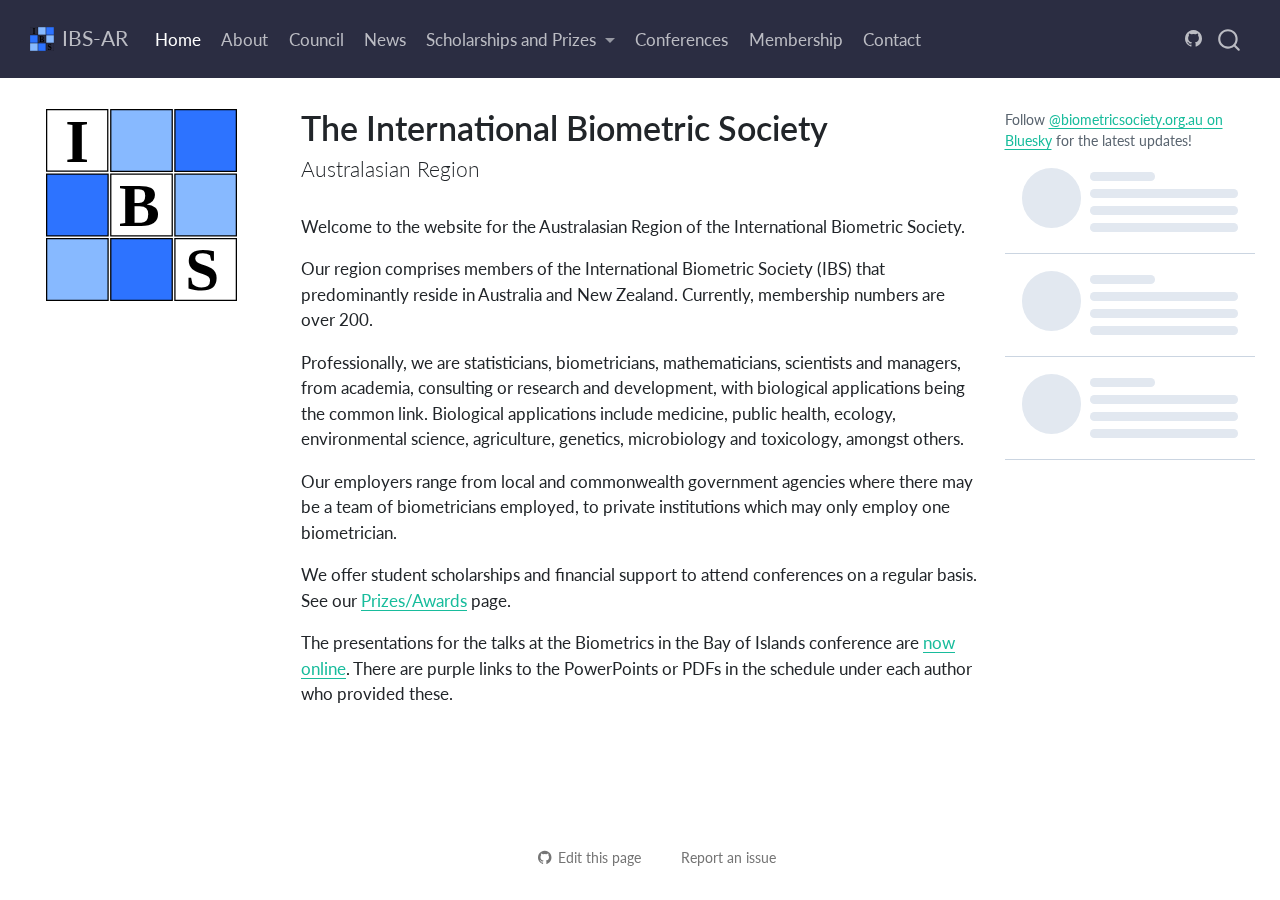
<file: index.html>
<!DOCTYPE html>
<html xmlns="http://www.w3.org/1999/xhtml" lang="en" xml:lang="en"><head>

<meta charset="utf-8">
<meta name="generator" content="quarto-1.6.39">

<meta name="viewport" content="width=device-width, initial-scale=1.0, user-scalable=yes">


<title>The International Biometric Society – IBS-AR</title>
<style>
code{white-space: pre-wrap;}
span.smallcaps{font-variant: small-caps;}
div.columns{display: flex; gap: min(4vw, 1.5em);}
div.column{flex: auto; overflow-x: auto;}
div.hanging-indent{margin-left: 1.5em; text-indent: -1.5em;}
ul.task-list{list-style: none;}
ul.task-list li input[type="checkbox"] {
  width: 0.8em;
  margin: 0 0.8em 0.2em -1em; /* quarto-specific, see https://github.com/quarto-dev/quarto-cli/issues/4556 */ 
  vertical-align: middle;
}
</style>


<script src="site_libs/quarto-nav/quarto-nav.js"></script>
<script src="site_libs/quarto-nav/headroom.min.js"></script>
<script src="site_libs/clipboard/clipboard.min.js"></script>
<script src="site_libs/quarto-search/autocomplete.umd.js"></script>
<script src="site_libs/quarto-search/fuse.min.js"></script>
<script src="site_libs/quarto-search/quarto-search.js"></script>
<meta name="quarto:offset" content="./">
<link href="./favicon.ico" rel="icon">
<script src="site_libs/quarto-html/quarto.js"></script>
<script src="site_libs/quarto-html/popper.min.js"></script>
<script src="site_libs/quarto-html/tippy.umd.min.js"></script>
<script src="site_libs/quarto-html/anchor.min.js"></script>
<link href="site_libs/quarto-html/tippy.css" rel="stylesheet">
<link href="site_libs/quarto-html/quarto-syntax-highlighting-e26003cea8cd680ca0c55a263523d882.css" rel="stylesheet" id="quarto-text-highlighting-styles">
<script src="site_libs/bootstrap/bootstrap.min.js"></script>
<link href="site_libs/bootstrap/bootstrap-icons.css" rel="stylesheet">
<link href="site_libs/bootstrap/bootstrap-42013c5a908802685c6837c74521e883.min.css" rel="stylesheet" append-hash="true" id="quarto-bootstrap" data-mode="light">
<script id="quarto-search-options" type="application/json">{
  "location": "navbar",
  "copy-button": false,
  "collapse-after": 3,
  "panel-placement": "end",
  "type": "overlay",
  "limit": 50,
  "keyboard-shortcut": [
    "f",
    "/",
    "s"
  ],
  "show-item-context": false,
  "language": {
    "search-no-results-text": "No results",
    "search-matching-documents-text": "matching documents",
    "search-copy-link-title": "Copy link to search",
    "search-hide-matches-text": "Hide additional matches",
    "search-more-match-text": "more match in this document",
    "search-more-matches-text": "more matches in this document",
    "search-clear-button-title": "Clear",
    "search-text-placeholder": "",
    "search-detached-cancel-button-title": "Cancel",
    "search-submit-button-title": "Submit",
    "search-label": "Search"
  }
}</script>


<link rel="stylesheet" href="styles.css">
</head>

<body class="nav-sidebar floating nav-fixed slimcontent">

<div id="quarto-search-results"></div>
  <header id="quarto-header" class="headroom fixed-top">
    <nav class="navbar navbar-expand-lg " data-bs-theme="dark">
      <div class="navbar-container container-fluid">
      <div class="navbar-brand-container mx-auto">
    <a href="./index.html" class="navbar-brand navbar-brand-logo">
    <img src="./logo.svg" alt="" class="navbar-logo">
    </a>
    <a class="navbar-brand" href="./index.html">
    <span class="navbar-title">IBS-AR</span>
    </a>
  </div>
            <div id="quarto-search" class="" title="Search"></div>
          <button class="navbar-toggler" type="button" data-bs-toggle="collapse" data-bs-target="#navbarCollapse" aria-controls="navbarCollapse" role="menu" aria-expanded="false" aria-label="Toggle navigation" onclick="if (window.quartoToggleHeadroom) { window.quartoToggleHeadroom(); }">
  <span class="navbar-toggler-icon"></span>
</button>
          <div class="collapse navbar-collapse" id="navbarCollapse">
            <ul class="navbar-nav navbar-nav-scroll me-auto">
  <li class="nav-item">
    <a class="nav-link active" href="./index.html" aria-current="page"> 
<span class="menu-text">Home</span></a>
  </li>  
  <li class="nav-item">
    <a class="nav-link" href="./about.html"> 
<span class="menu-text">About</span></a>
  </li>  
  <li class="nav-item">
    <a class="nav-link" href="./council.html"> 
<span class="menu-text">Council</span></a>
  </li>  
  <li class="nav-item">
    <a class="nav-link" href="./news.html"> 
<span class="menu-text">News</span></a>
  </li>  
  <li class="nav-item dropdown ">
    <a class="nav-link dropdown-toggle" href="#" id="nav-menu-scholarships-and-prizes" role="link" data-bs-toggle="dropdown" aria-expanded="false">
 <span class="menu-text">Scholarships and Prizes</span>
    </a>
    <ul class="dropdown-menu" aria-labelledby="nav-menu-scholarships-and-prizes">    
        <li>
    <a class="dropdown-item" href="./scholarships.html">
 <span class="dropdown-text">Scholarships</span></a>
  </li>  
        <li>
    <a class="dropdown-item" href="./awards.html">
 <span class="dropdown-text">Prizes and awards</span></a>
  </li>  
        <li>
    <a class="dropdown-item" href="./alfaward.html">
 <span class="dropdown-text">Alf Cornish award</span></a>
  </li>  
    </ul>
  </li>
  <li class="nav-item">
    <a class="nav-link" href="./conferences.html"> 
<span class="menu-text">Conferences</span></a>
  </li>  
  <li class="nav-item">
    <a class="nav-link" href="./membership.html"> 
<span class="menu-text">Membership</span></a>
  </li>  
  <li class="nav-item">
    <a class="nav-link" href="./contact.html"> 
<span class="menu-text">Contact</span></a>
  </li>  
</ul>
          </div> <!-- /navcollapse -->
            <div class="quarto-navbar-tools">
    <a href="https://github.com/IBS-AR/IBS-AR.github.io" title="" class="quarto-navigation-tool px-1" aria-label=""><i class="bi bi-github"></i></a>
</div>
      </div> <!-- /container-fluid -->
    </nav>
  <nav class="quarto-secondary-nav">
    <div class="container-fluid d-flex">
      <button type="button" class="quarto-btn-toggle btn" data-bs-toggle="collapse" role="button" data-bs-target=".quarto-sidebar-collapse-item" aria-controls="quarto-sidebar" aria-expanded="false" aria-label="Toggle sidebar navigation" onclick="if (window.quartoToggleHeadroom) { window.quartoToggleHeadroom(); }">
        <i class="bi bi-layout-text-sidebar-reverse"></i>
      </button>
        <nav class="quarto-page-breadcrumbs" aria-label="breadcrumb"><ol class="breadcrumb"><li class="breadcrumb-item">The International Biometric Society</li></ol></nav>
        <a class="flex-grow-1" role="navigation" data-bs-toggle="collapse" data-bs-target=".quarto-sidebar-collapse-item" aria-controls="quarto-sidebar" aria-expanded="false" aria-label="Toggle sidebar navigation" onclick="if (window.quartoToggleHeadroom) { window.quartoToggleHeadroom(); }">      
        </a>
    </div>
  </nav>
</header>
<!-- content -->
<div id="quarto-content" class="quarto-container page-columns page-rows-contents page-layout-article page-navbar">
<!-- sidebar -->
  <nav id="quarto-sidebar" class="sidebar collapse collapse-horizontal quarto-sidebar-collapse-item sidebar-navigation floating overflow-auto">
    <div class="pt-lg-2 mt-2 text-left sidebar-header">
      <a href="./index.html" class="sidebar-logo-link">
      <img src="./logo.svg" alt="" class="sidebar-logo py-0 d-lg-inline d-none">
      </a>
      </div>
</nav>
<div id="quarto-sidebar-glass" class="quarto-sidebar-collapse-item" data-bs-toggle="collapse" data-bs-target=".quarto-sidebar-collapse-item"></div>
<!-- margin-sidebar -->
    <div id="quarto-margin-sidebar" class="sidebar margin-sidebar zindex-bottom">
        
    </div>
<!-- main -->
<main class="content page-columns page-full" id="quarto-document-content">

<header id="title-block-header" class="quarto-title-block default">
<div class="quarto-title">
<h1 class="title">The International Biometric Society</h1>
<p class="subtitle lead">Australasian Region</p>
</div>



<div class="quarto-title-meta">

    
  
    
  </div>
  


</header>



<div class="no-row-height column-margin column-container"><div class="margin-aside">
<p>Follow <a href="https://bsky.app/profile/biometricsociety.org.au"><span class="citation" data-cites="biometricsociety.org.au">@biometricsociety.org.au</span> on Bluesky</a> for the latest updates!</p>
<script src="./bsky-embed.es.js" async=""></script>
<p><bsky-embed username="biometricsociety.org.au" limit="3" custom-styles="img.rounded-full { display: none; } .flex > div { max-width: 100%; } .whitespace-pre-wrap { word-wrap: break-word;}"><br>
</bsky-embed></p>
</div></div><p>Welcome to the website for the Australasian Region of the International Biometric Society.</p>
<p>Our region comprises members of the International Biometric Society (IBS) that predominantly reside in Australia and New Zealand. Currently, membership numbers are over 200.</p>
<p>Professionally, we are statisticians, biometricians, mathematicians, scientists and managers, from academia, consulting or research and development, with biological applications being the common link. Biological applications include medicine, public health, ecology, environmental science, agriculture, genetics, microbiology and toxicology, amongst others.</p>
<p>Our employers range from local and commonwealth government agencies where there may be a team of biometricians employed, to private institutions which may only employ one biometrician.</p>
<p>We offer student scholarships and financial support to attend conferences on a regular basis. See our <a href="awards.html">Prizes/Awards</a> page.</p>
<p>The presentations for the talks at the Biometrics in the Bay of Islands conference are <a href="https://biometricsboi.nz/sched.php">now online</a>. There are purple links to the PowerPoints or PDFs in the schedule under each author who provided these.</p>



</main> <!-- /main -->
<script id="quarto-html-after-body" type="application/javascript">
window.document.addEventListener("DOMContentLoaded", function (event) {
  const toggleBodyColorMode = (bsSheetEl) => {
    const mode = bsSheetEl.getAttribute("data-mode");
    const bodyEl = window.document.querySelector("body");
    if (mode === "dark") {
      bodyEl.classList.add("quarto-dark");
      bodyEl.classList.remove("quarto-light");
    } else {
      bodyEl.classList.add("quarto-light");
      bodyEl.classList.remove("quarto-dark");
    }
  }
  const toggleBodyColorPrimary = () => {
    const bsSheetEl = window.document.querySelector("link#quarto-bootstrap");
    if (bsSheetEl) {
      toggleBodyColorMode(bsSheetEl);
    }
  }
  toggleBodyColorPrimary();  
  const icon = "";
  const anchorJS = new window.AnchorJS();
  anchorJS.options = {
    placement: 'right',
    icon: icon
  };
  anchorJS.add('.anchored');
  const isCodeAnnotation = (el) => {
    for (const clz of el.classList) {
      if (clz.startsWith('code-annotation-')) {                     
        return true;
      }
    }
    return false;
  }
  const onCopySuccess = function(e) {
    // button target
    const button = e.trigger;
    // don't keep focus
    button.blur();
    // flash "checked"
    button.classList.add('code-copy-button-checked');
    var currentTitle = button.getAttribute("title");
    button.setAttribute("title", "Copied!");
    let tooltip;
    if (window.bootstrap) {
      button.setAttribute("data-bs-toggle", "tooltip");
      button.setAttribute("data-bs-placement", "left");
      button.setAttribute("data-bs-title", "Copied!");
      tooltip = new bootstrap.Tooltip(button, 
        { trigger: "manual", 
          customClass: "code-copy-button-tooltip",
          offset: [0, -8]});
      tooltip.show();    
    }
    setTimeout(function() {
      if (tooltip) {
        tooltip.hide();
        button.removeAttribute("data-bs-title");
        button.removeAttribute("data-bs-toggle");
        button.removeAttribute("data-bs-placement");
      }
      button.setAttribute("title", currentTitle);
      button.classList.remove('code-copy-button-checked');
    }, 1000);
    // clear code selection
    e.clearSelection();
  }
  const getTextToCopy = function(trigger) {
      const codeEl = trigger.previousElementSibling.cloneNode(true);
      for (const childEl of codeEl.children) {
        if (isCodeAnnotation(childEl)) {
          childEl.remove();
        }
      }
      return codeEl.innerText;
  }
  const clipboard = new window.ClipboardJS('.code-copy-button:not([data-in-quarto-modal])', {
    text: getTextToCopy
  });
  clipboard.on('success', onCopySuccess);
  if (window.document.getElementById('quarto-embedded-source-code-modal')) {
    const clipboardModal = new window.ClipboardJS('.code-copy-button[data-in-quarto-modal]', {
      text: getTextToCopy,
      container: window.document.getElementById('quarto-embedded-source-code-modal')
    });
    clipboardModal.on('success', onCopySuccess);
  }
    var localhostRegex = new RegExp(/^(?:http|https):\/\/localhost\:?[0-9]*\//);
    var mailtoRegex = new RegExp(/^mailto:/);
      var filterRegex = new RegExp("https:\/\/biometricsociety\.org\.au");
    var isInternal = (href) => {
        return filterRegex.test(href) || localhostRegex.test(href) || mailtoRegex.test(href);
    }
    // Inspect non-navigation links and adorn them if external
 	var links = window.document.querySelectorAll('a[href]:not(.nav-link):not(.navbar-brand):not(.toc-action):not(.sidebar-link):not(.sidebar-item-toggle):not(.pagination-link):not(.no-external):not([aria-hidden]):not(.dropdown-item):not(.quarto-navigation-tool):not(.about-link)');
    for (var i=0; i<links.length; i++) {
      const link = links[i];
      if (!isInternal(link.href)) {
        // undo the damage that might have been done by quarto-nav.js in the case of
        // links that we want to consider external
        if (link.dataset.originalHref !== undefined) {
          link.href = link.dataset.originalHref;
        }
      }
    }
  function tippyHover(el, contentFn, onTriggerFn, onUntriggerFn) {
    const config = {
      allowHTML: true,
      maxWidth: 500,
      delay: 100,
      arrow: false,
      appendTo: function(el) {
          return el.parentElement;
      },
      interactive: true,
      interactiveBorder: 10,
      theme: 'quarto',
      placement: 'bottom-start',
    };
    if (contentFn) {
      config.content = contentFn;
    }
    if (onTriggerFn) {
      config.onTrigger = onTriggerFn;
    }
    if (onUntriggerFn) {
      config.onUntrigger = onUntriggerFn;
    }
    window.tippy(el, config); 
  }
  const noterefs = window.document.querySelectorAll('a[role="doc-noteref"]');
  for (var i=0; i<noterefs.length; i++) {
    const ref = noterefs[i];
    tippyHover(ref, function() {
      // use id or data attribute instead here
      let href = ref.getAttribute('data-footnote-href') || ref.getAttribute('href');
      try { href = new URL(href).hash; } catch {}
      const id = href.replace(/^#\/?/, "");
      const note = window.document.getElementById(id);
      if (note) {
        return note.innerHTML;
      } else {
        return "";
      }
    });
  }
  const xrefs = window.document.querySelectorAll('a.quarto-xref');
  const processXRef = (id, note) => {
    // Strip column container classes
    const stripColumnClz = (el) => {
      el.classList.remove("page-full", "page-columns");
      if (el.children) {
        for (const child of el.children) {
          stripColumnClz(child);
        }
      }
    }
    stripColumnClz(note)
    if (id === null || id.startsWith('sec-')) {
      // Special case sections, only their first couple elements
      const container = document.createElement("div");
      if (note.children && note.children.length > 2) {
        container.appendChild(note.children[0].cloneNode(true));
        for (let i = 1; i < note.children.length; i++) {
          const child = note.children[i];
          if (child.tagName === "P" && child.innerText === "") {
            continue;
          } else {
            container.appendChild(child.cloneNode(true));
            break;
          }
        }
        if (window.Quarto?.typesetMath) {
          window.Quarto.typesetMath(container);
        }
        return container.innerHTML
      } else {
        if (window.Quarto?.typesetMath) {
          window.Quarto.typesetMath(note);
        }
        return note.innerHTML;
      }
    } else {
      // Remove any anchor links if they are present
      const anchorLink = note.querySelector('a.anchorjs-link');
      if (anchorLink) {
        anchorLink.remove();
      }
      if (window.Quarto?.typesetMath) {
        window.Quarto.typesetMath(note);
      }
      if (note.classList.contains("callout")) {
        return note.outerHTML;
      } else {
        return note.innerHTML;
      }
    }
  }
  for (var i=0; i<xrefs.length; i++) {
    const xref = xrefs[i];
    tippyHover(xref, undefined, function(instance) {
      instance.disable();
      let url = xref.getAttribute('href');
      let hash = undefined; 
      if (url.startsWith('#')) {
        hash = url;
      } else {
        try { hash = new URL(url).hash; } catch {}
      }
      if (hash) {
        const id = hash.replace(/^#\/?/, "");
        const note = window.document.getElementById(id);
        if (note !== null) {
          try {
            const html = processXRef(id, note.cloneNode(true));
            instance.setContent(html);
          } finally {
            instance.enable();
            instance.show();
          }
        } else {
          // See if we can fetch this
          fetch(url.split('#')[0])
          .then(res => res.text())
          .then(html => {
            const parser = new DOMParser();
            const htmlDoc = parser.parseFromString(html, "text/html");
            const note = htmlDoc.getElementById(id);
            if (note !== null) {
              const html = processXRef(id, note);
              instance.setContent(html);
            } 
          }).finally(() => {
            instance.enable();
            instance.show();
          });
        }
      } else {
        // See if we can fetch a full url (with no hash to target)
        // This is a special case and we should probably do some content thinning / targeting
        fetch(url)
        .then(res => res.text())
        .then(html => {
          const parser = new DOMParser();
          const htmlDoc = parser.parseFromString(html, "text/html");
          const note = htmlDoc.querySelector('main.content');
          if (note !== null) {
            // This should only happen for chapter cross references
            // (since there is no id in the URL)
            // remove the first header
            if (note.children.length > 0 && note.children[0].tagName === "HEADER") {
              note.children[0].remove();
            }
            const html = processXRef(null, note);
            instance.setContent(html);
          } 
        }).finally(() => {
          instance.enable();
          instance.show();
        });
      }
    }, function(instance) {
    });
  }
      let selectedAnnoteEl;
      const selectorForAnnotation = ( cell, annotation) => {
        let cellAttr = 'data-code-cell="' + cell + '"';
        let lineAttr = 'data-code-annotation="' +  annotation + '"';
        const selector = 'span[' + cellAttr + '][' + lineAttr + ']';
        return selector;
      }
      const selectCodeLines = (annoteEl) => {
        const doc = window.document;
        const targetCell = annoteEl.getAttribute("data-target-cell");
        const targetAnnotation = annoteEl.getAttribute("data-target-annotation");
        const annoteSpan = window.document.querySelector(selectorForAnnotation(targetCell, targetAnnotation));
        const lines = annoteSpan.getAttribute("data-code-lines").split(",");
        const lineIds = lines.map((line) => {
          return targetCell + "-" + line;
        })
        let top = null;
        let height = null;
        let parent = null;
        if (lineIds.length > 0) {
            //compute the position of the single el (top and bottom and make a div)
            const el = window.document.getElementById(lineIds[0]);
            top = el.offsetTop;
            height = el.offsetHeight;
            parent = el.parentElement.parentElement;
          if (lineIds.length > 1) {
            const lastEl = window.document.getElementById(lineIds[lineIds.length - 1]);
            const bottom = lastEl.offsetTop + lastEl.offsetHeight;
            height = bottom - top;
          }
          if (top !== null && height !== null && parent !== null) {
            // cook up a div (if necessary) and position it 
            let div = window.document.getElementById("code-annotation-line-highlight");
            if (div === null) {
              div = window.document.createElement("div");
              div.setAttribute("id", "code-annotation-line-highlight");
              div.style.position = 'absolute';
              parent.appendChild(div);
            }
            div.style.top = top - 2 + "px";
            div.style.height = height + 4 + "px";
            div.style.left = 0;
            let gutterDiv = window.document.getElementById("code-annotation-line-highlight-gutter");
            if (gutterDiv === null) {
              gutterDiv = window.document.createElement("div");
              gutterDiv.setAttribute("id", "code-annotation-line-highlight-gutter");
              gutterDiv.style.position = 'absolute';
              const codeCell = window.document.getElementById(targetCell);
              const gutter = codeCell.querySelector('.code-annotation-gutter');
              gutter.appendChild(gutterDiv);
            }
            gutterDiv.style.top = top - 2 + "px";
            gutterDiv.style.height = height + 4 + "px";
          }
          selectedAnnoteEl = annoteEl;
        }
      };
      const unselectCodeLines = () => {
        const elementsIds = ["code-annotation-line-highlight", "code-annotation-line-highlight-gutter"];
        elementsIds.forEach((elId) => {
          const div = window.document.getElementById(elId);
          if (div) {
            div.remove();
          }
        });
        selectedAnnoteEl = undefined;
      };
        // Handle positioning of the toggle
    window.addEventListener(
      "resize",
      throttle(() => {
        elRect = undefined;
        if (selectedAnnoteEl) {
          selectCodeLines(selectedAnnoteEl);
        }
      }, 10)
    );
    function throttle(fn, ms) {
    let throttle = false;
    let timer;
      return (...args) => {
        if(!throttle) { // first call gets through
            fn.apply(this, args);
            throttle = true;
        } else { // all the others get throttled
            if(timer) clearTimeout(timer); // cancel #2
            timer = setTimeout(() => {
              fn.apply(this, args);
              timer = throttle = false;
            }, ms);
        }
      };
    }
      // Attach click handler to the DT
      const annoteDls = window.document.querySelectorAll('dt[data-target-cell]');
      for (const annoteDlNode of annoteDls) {
        annoteDlNode.addEventListener('click', (event) => {
          const clickedEl = event.target;
          if (clickedEl !== selectedAnnoteEl) {
            unselectCodeLines();
            const activeEl = window.document.querySelector('dt[data-target-cell].code-annotation-active');
            if (activeEl) {
              activeEl.classList.remove('code-annotation-active');
            }
            selectCodeLines(clickedEl);
            clickedEl.classList.add('code-annotation-active');
          } else {
            // Unselect the line
            unselectCodeLines();
            clickedEl.classList.remove('code-annotation-active');
          }
        });
      }
  const findCites = (el) => {
    const parentEl = el.parentElement;
    if (parentEl) {
      const cites = parentEl.dataset.cites;
      if (cites) {
        return {
          el,
          cites: cites.split(' ')
        };
      } else {
        return findCites(el.parentElement)
      }
    } else {
      return undefined;
    }
  };
  var bibliorefs = window.document.querySelectorAll('a[role="doc-biblioref"]');
  for (var i=0; i<bibliorefs.length; i++) {
    const ref = bibliorefs[i];
    const citeInfo = findCites(ref);
    if (citeInfo) {
      tippyHover(citeInfo.el, function() {
        var popup = window.document.createElement('div');
        citeInfo.cites.forEach(function(cite) {
          var citeDiv = window.document.createElement('div');
          citeDiv.classList.add('hanging-indent');
          citeDiv.classList.add('csl-entry');
          var biblioDiv = window.document.getElementById('ref-' + cite);
          if (biblioDiv) {
            citeDiv.innerHTML = biblioDiv.innerHTML;
          }
          popup.appendChild(citeDiv);
        });
        return popup.innerHTML;
      });
    }
  }
});
</script>
</div> <!-- /content -->




<footer class="footer"><div class="nav-footer"><div class="nav-footer-center"><div class="toc-actions"><ul><li><a href="https://github.com/IBS-AR/IBS-AR.github.io/edit/main/index.qmd" class="toc-action"><i class="bi bi-github"></i>Edit this page</a></li><li><a href="https://github.com/IBS-AR/IBS-AR.github.io/issues/new" class="toc-action"><i class="bi empty"></i>Report an issue</a></li></ul></div></div></div></footer></body></html>
</file>
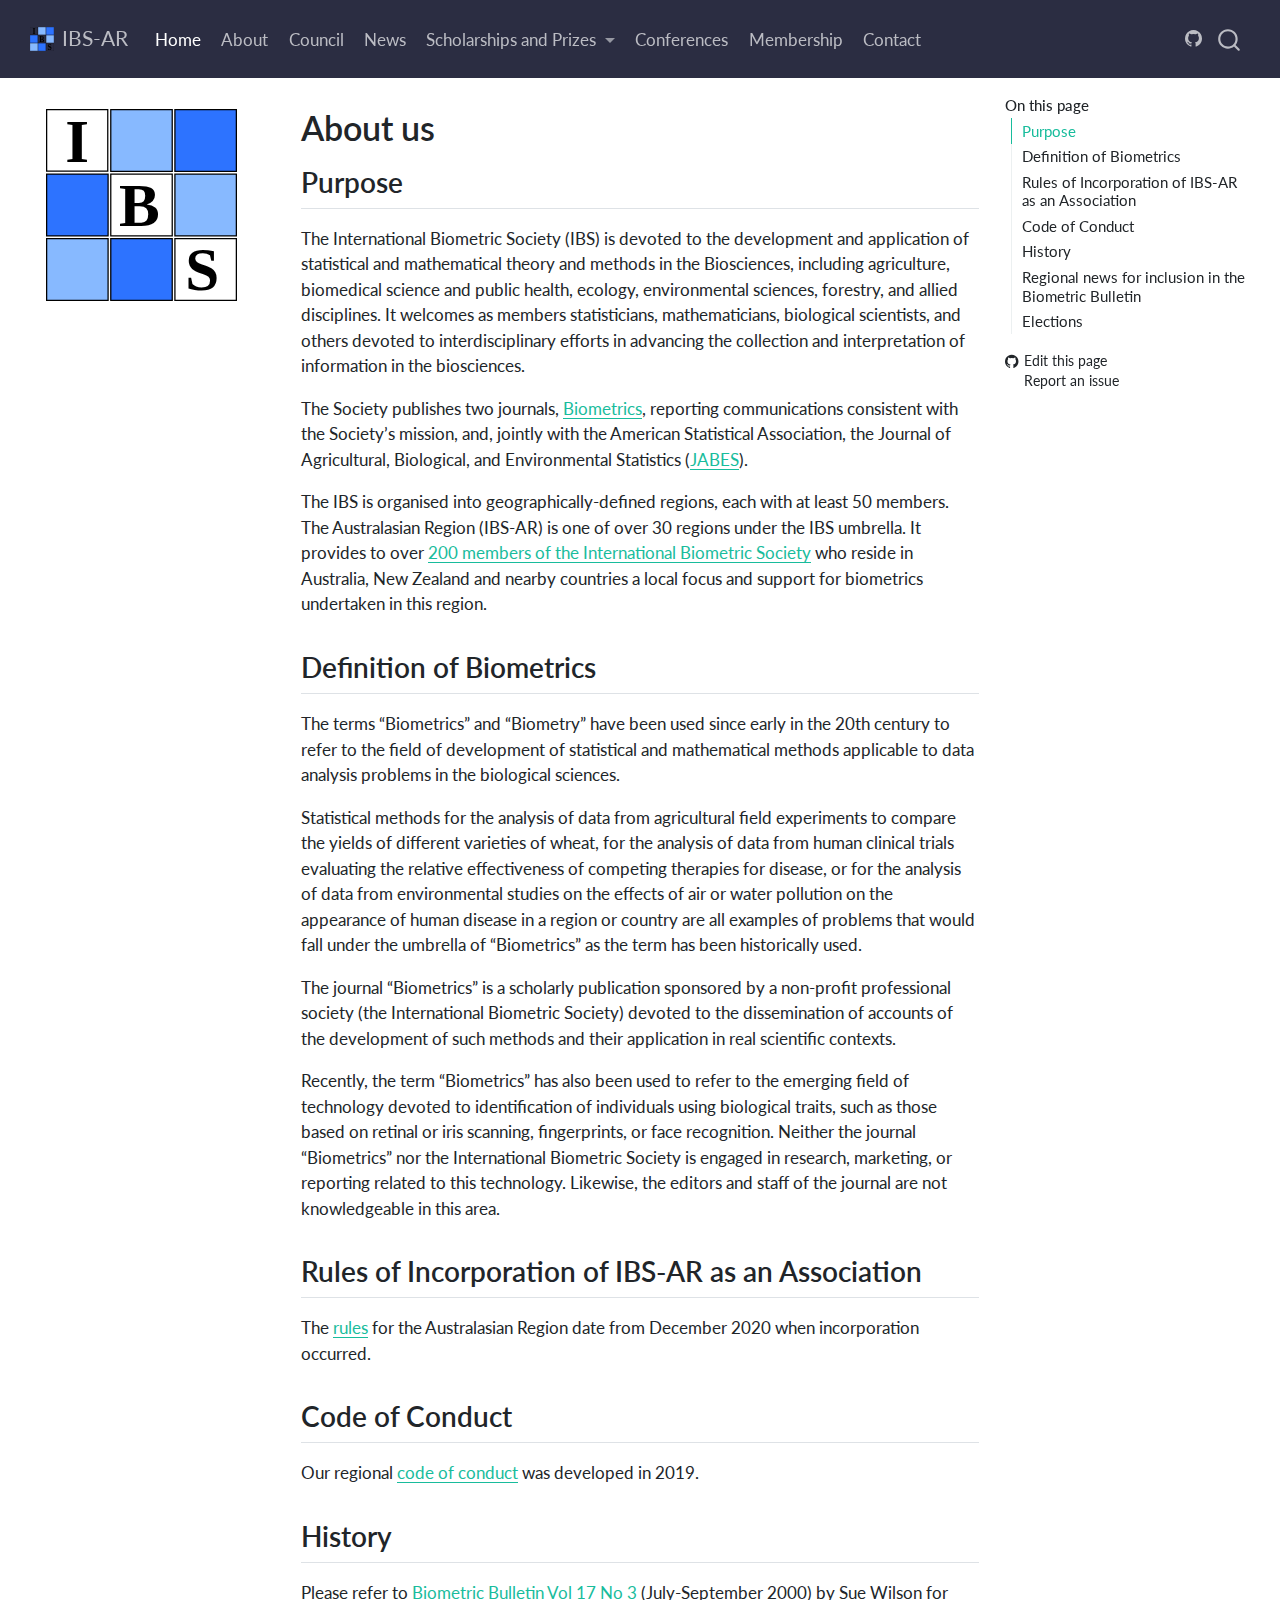
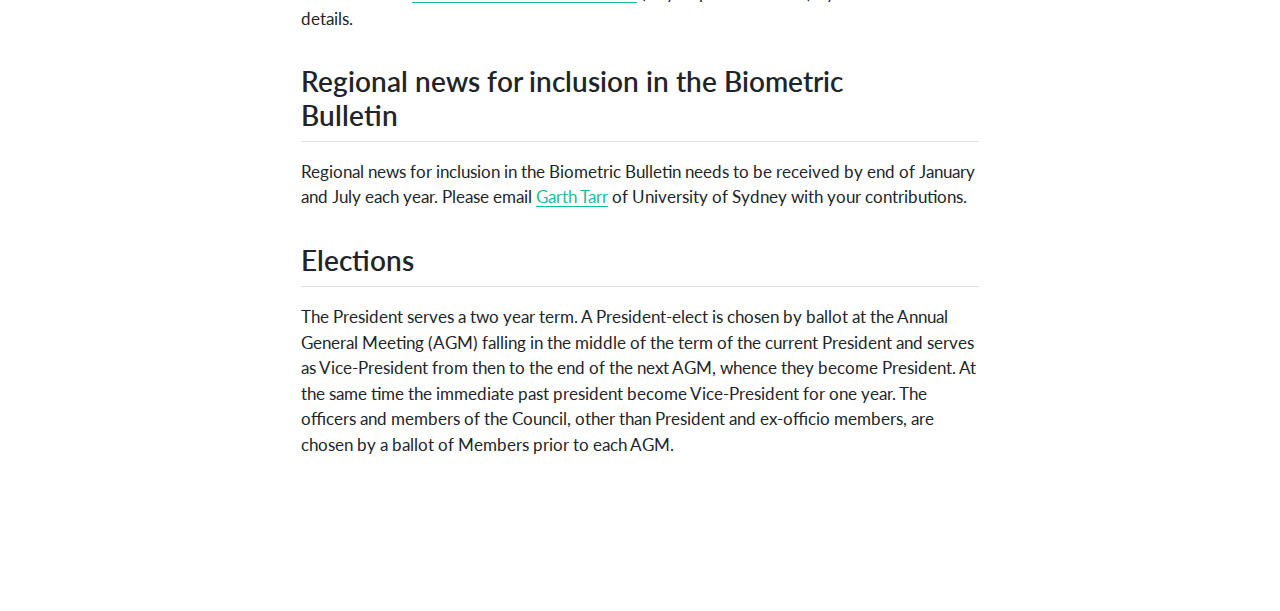
<file: about.html>
<!DOCTYPE html>
<html xmlns="http://www.w3.org/1999/xhtml" lang="en" xml:lang="en"><head>

<meta charset="utf-8">
<meta name="generator" content="quarto-1.6.39">

<meta name="viewport" content="width=device-width, initial-scale=1.0, user-scalable=yes">


<title>About us – IBS-AR</title>
<style>
code{white-space: pre-wrap;}
span.smallcaps{font-variant: small-caps;}
div.columns{display: flex; gap: min(4vw, 1.5em);}
div.column{flex: auto; overflow-x: auto;}
div.hanging-indent{margin-left: 1.5em; text-indent: -1.5em;}
ul.task-list{list-style: none;}
ul.task-list li input[type="checkbox"] {
  width: 0.8em;
  margin: 0 0.8em 0.2em -1em; /* quarto-specific, see https://github.com/quarto-dev/quarto-cli/issues/4556 */ 
  vertical-align: middle;
}
</style>


<script src="site_libs/quarto-nav/quarto-nav.js"></script>
<script src="site_libs/quarto-nav/headroom.min.js"></script>
<script src="site_libs/clipboard/clipboard.min.js"></script>
<script src="site_libs/quarto-search/autocomplete.umd.js"></script>
<script src="site_libs/quarto-search/fuse.min.js"></script>
<script src="site_libs/quarto-search/quarto-search.js"></script>
<meta name="quarto:offset" content="./">
<link href="./favicon.ico" rel="icon">
<script src="site_libs/quarto-html/quarto.js"></script>
<script src="site_libs/quarto-html/popper.min.js"></script>
<script src="site_libs/quarto-html/tippy.umd.min.js"></script>
<script src="site_libs/quarto-html/anchor.min.js"></script>
<link href="site_libs/quarto-html/tippy.css" rel="stylesheet">
<link href="site_libs/quarto-html/quarto-syntax-highlighting-e26003cea8cd680ca0c55a263523d882.css" rel="stylesheet" id="quarto-text-highlighting-styles">
<script src="site_libs/bootstrap/bootstrap.min.js"></script>
<link href="site_libs/bootstrap/bootstrap-icons.css" rel="stylesheet">
<link href="site_libs/bootstrap/bootstrap-42013c5a908802685c6837c74521e883.min.css" rel="stylesheet" append-hash="true" id="quarto-bootstrap" data-mode="light">
<script id="quarto-search-options" type="application/json">{
  "location": "navbar",
  "copy-button": false,
  "collapse-after": 3,
  "panel-placement": "end",
  "type": "overlay",
  "limit": 50,
  "keyboard-shortcut": [
    "f",
    "/",
    "s"
  ],
  "show-item-context": false,
  "language": {
    "search-no-results-text": "No results",
    "search-matching-documents-text": "matching documents",
    "search-copy-link-title": "Copy link to search",
    "search-hide-matches-text": "Hide additional matches",
    "search-more-match-text": "more match in this document",
    "search-more-matches-text": "more matches in this document",
    "search-clear-button-title": "Clear",
    "search-text-placeholder": "",
    "search-detached-cancel-button-title": "Cancel",
    "search-submit-button-title": "Submit",
    "search-label": "Search"
  }
}</script>


<link rel="stylesheet" href="styles.css">
</head>

<body class="nav-sidebar floating nav-fixed">

<div id="quarto-search-results"></div>
  <header id="quarto-header" class="headroom fixed-top">
    <nav class="navbar navbar-expand-lg " data-bs-theme="dark">
      <div class="navbar-container container-fluid">
      <div class="navbar-brand-container mx-auto">
    <a href="./index.html" class="navbar-brand navbar-brand-logo">
    <img src="./logo.svg" alt="" class="navbar-logo">
    </a>
    <a class="navbar-brand" href="./index.html">
    <span class="navbar-title">IBS-AR</span>
    </a>
  </div>
            <div id="quarto-search" class="" title="Search"></div>
          <button class="navbar-toggler" type="button" data-bs-toggle="collapse" data-bs-target="#navbarCollapse" aria-controls="navbarCollapse" role="menu" aria-expanded="false" aria-label="Toggle navigation" onclick="if (window.quartoToggleHeadroom) { window.quartoToggleHeadroom(); }">
  <span class="navbar-toggler-icon"></span>
</button>
          <div class="collapse navbar-collapse" id="navbarCollapse">
            <ul class="navbar-nav navbar-nav-scroll me-auto">
  <li class="nav-item">
    <a class="nav-link active" href="./index.html" aria-current="page"> 
<span class="menu-text">Home</span></a>
  </li>  
  <li class="nav-item">
    <a class="nav-link" href="./about.html"> 
<span class="menu-text">About</span></a>
  </li>  
  <li class="nav-item">
    <a class="nav-link" href="./council.html"> 
<span class="menu-text">Council</span></a>
  </li>  
  <li class="nav-item">
    <a class="nav-link" href="./news.html"> 
<span class="menu-text">News</span></a>
  </li>  
  <li class="nav-item dropdown ">
    <a class="nav-link dropdown-toggle" href="#" id="nav-menu-scholarships-and-prizes" role="link" data-bs-toggle="dropdown" aria-expanded="false">
 <span class="menu-text">Scholarships and Prizes</span>
    </a>
    <ul class="dropdown-menu" aria-labelledby="nav-menu-scholarships-and-prizes">    
        <li>
    <a class="dropdown-item" href="./scholarships.html">
 <span class="dropdown-text">Scholarships</span></a>
  </li>  
        <li>
    <a class="dropdown-item" href="./awards.html">
 <span class="dropdown-text">Prizes and awards</span></a>
  </li>  
        <li>
    <a class="dropdown-item" href="./alfaward.html">
 <span class="dropdown-text">Alf Cornish award</span></a>
  </li>  
    </ul>
  </li>
  <li class="nav-item">
    <a class="nav-link" href="./conferences.html"> 
<span class="menu-text">Conferences</span></a>
  </li>  
  <li class="nav-item">
    <a class="nav-link" href="./membership.html"> 
<span class="menu-text">Membership</span></a>
  </li>  
  <li class="nav-item">
    <a class="nav-link" href="./contact.html"> 
<span class="menu-text">Contact</span></a>
  </li>  
</ul>
          </div> <!-- /navcollapse -->
            <div class="quarto-navbar-tools">
    <a href="https://github.com/IBS-AR/IBS-AR.github.io" title="" class="quarto-navigation-tool px-1" aria-label=""><i class="bi bi-github"></i></a>
</div>
      </div> <!-- /container-fluid -->
    </nav>
  <nav class="quarto-secondary-nav">
    <div class="container-fluid d-flex">
      <button type="button" class="quarto-btn-toggle btn" data-bs-toggle="collapse" role="button" data-bs-target=".quarto-sidebar-collapse-item" aria-controls="quarto-sidebar" aria-expanded="false" aria-label="Toggle sidebar navigation" onclick="if (window.quartoToggleHeadroom) { window.quartoToggleHeadroom(); }">
        <i class="bi bi-layout-text-sidebar-reverse"></i>
      </button>
        <nav class="quarto-page-breadcrumbs" aria-label="breadcrumb"><ol class="breadcrumb"><li class="breadcrumb-item">About us</li></ol></nav>
        <a class="flex-grow-1" role="navigation" data-bs-toggle="collapse" data-bs-target=".quarto-sidebar-collapse-item" aria-controls="quarto-sidebar" aria-expanded="false" aria-label="Toggle sidebar navigation" onclick="if (window.quartoToggleHeadroom) { window.quartoToggleHeadroom(); }">      
        </a>
    </div>
  </nav>
</header>
<!-- content -->
<div id="quarto-content" class="quarto-container page-columns page-rows-contents page-layout-article page-navbar">
<!-- sidebar -->
  <nav id="quarto-sidebar" class="sidebar collapse collapse-horizontal quarto-sidebar-collapse-item sidebar-navigation floating overflow-auto">
    <div class="pt-lg-2 mt-2 text-left sidebar-header">
      <a href="./index.html" class="sidebar-logo-link">
      <img src="./logo.svg" alt="" class="sidebar-logo py-0 d-lg-inline d-none">
      </a>
      </div>
</nav>
<div id="quarto-sidebar-glass" class="quarto-sidebar-collapse-item" data-bs-toggle="collapse" data-bs-target=".quarto-sidebar-collapse-item"></div>
<!-- margin-sidebar -->
    <div id="quarto-margin-sidebar" class="sidebar margin-sidebar">
        <nav id="TOC" role="doc-toc" class="toc-active">
    <h2 id="toc-title">On this page</h2>
   
  <ul>
  <li><a href="#purpose" id="toc-purpose" class="nav-link active" data-scroll-target="#purpose">Purpose</a></li>
  <li><a href="#definition-of-biometrics" id="toc-definition-of-biometrics" class="nav-link" data-scroll-target="#definition-of-biometrics">Definition of Biometrics</a></li>
  <li><a href="#rules-of-incorporation-of-ibs-ar-as-an-association" id="toc-rules-of-incorporation-of-ibs-ar-as-an-association" class="nav-link" data-scroll-target="#rules-of-incorporation-of-ibs-ar-as-an-association">Rules of Incorporation of IBS-AR as an Association</a></li>
  <li><a href="#code-of-conduct" id="toc-code-of-conduct" class="nav-link" data-scroll-target="#code-of-conduct">Code of Conduct</a></li>
  <li><a href="#history" id="toc-history" class="nav-link" data-scroll-target="#history">History</a></li>
  <li><a href="#regional-news-for-inclusion-in-the-biometric-bulletin" id="toc-regional-news-for-inclusion-in-the-biometric-bulletin" class="nav-link" data-scroll-target="#regional-news-for-inclusion-in-the-biometric-bulletin">Regional news for inclusion in the Biometric Bulletin</a></li>
  <li><a href="#elections" id="toc-elections" class="nav-link" data-scroll-target="#elections">Elections</a></li>
  </ul>
<div class="toc-actions"><ul><li><a href="https://github.com/IBS-AR/IBS-AR.github.io/edit/main/about.qmd" class="toc-action"><i class="bi bi-github"></i>Edit this page</a></li><li><a href="https://github.com/IBS-AR/IBS-AR.github.io/issues/new" class="toc-action"><i class="bi empty"></i>Report an issue</a></li></ul></div></nav>
    </div>
<!-- main -->
<main class="content" id="quarto-document-content">

<header id="title-block-header" class="quarto-title-block default">
<div class="quarto-title">
<h1 class="title">About us</h1>
</div>



<div class="quarto-title-meta">

    
  
    
  </div>
  


</header>


<section id="purpose" class="level2">
<h2 class="anchored" data-anchor-id="purpose">Purpose</h2>
<p>The International Biometric Society (IBS) is devoted to the development and application of statistical and mathematical theory and methods in the Biosciences, including agriculture, biomedical science and public health, ecology, environmental sciences, forestry, and allied disciplines. It welcomes as members statisticians, mathematicians, biological scientists, and others devoted to interdisciplinary efforts in advancing the collection and interpretation of information in the biosciences.</p>
<p>The Society publishes two journals, <a href="https://www.biometricsociety.org/publications/biometrics">Biometrics</a>, reporting communications consistent with the Society’s mission, and, jointly with the American Statistical Association, the Journal of Agricultural, Biological, and Environmental Statistics (<a href="https://www.biometricsociety.org/publications/jabes">JABES</a>).</p>
<p>The IBS is organised into geographically-defined regions, each with at least 50 members. The Australasian Region (IBS-AR) is one of over 30 regions under the IBS umbrella. It provides to over <a href="membership.html">200 members of the International Biometric Society</a> who reside in Australia, New Zealand and nearby countries a local focus and support for biometrics undertaken in this region.</p>
</section>
<section id="definition-of-biometrics" class="level2">
<h2 class="anchored" data-anchor-id="definition-of-biometrics">Definition of Biometrics</h2>
<p>The terms “Biometrics” and “Biometry” have been used since early in the 20th century to refer to the field of development of statistical and mathematical methods applicable to data analysis problems in the biological sciences.</p>
<p>Statistical methods for the analysis of data from agricultural field experiments to compare the yields of different varieties of wheat, for the analysis of data from human clinical trials evaluating the relative effectiveness of competing therapies for disease, or for the analysis of data from environmental studies on the effects of air or water pollution on the appearance of human disease in a region or country are all examples of problems that would fall under the umbrella of “Biometrics” as the term has been historically used.</p>
<p>The journal “Biometrics” is a scholarly publication sponsored by a non-profit professional society (the International Biometric Society) devoted to the dissemination of accounts of the development of such methods and their application in real scientific contexts.</p>
<p>Recently, the term “Biometrics” has also been used to refer to the emerging field of technology devoted to identification of individuals using biological traits, such as those based on retinal or iris scanning, fingerprints, or face recognition. Neither the journal “Biometrics” nor the International Biometric Society is engaged in research, marketing, or reporting related to this technology. Likewise, the editors and staff of the journal are not knowledgeable in this area.</p>
</section>
<section id="rules-of-incorporation-of-ibs-ar-as-an-association" class="level2">
<h2 class="anchored" data-anchor-id="rules-of-incorporation-of-ibs-ar-as-an-association">Rules of Incorporation of IBS-AR as an Association</h2>
<p>The <a href="docs/INTERNATIONAL BIOMETRIC SOCIETY AUSTRALASIAN REGION INC A06212 - Rules 22 December 2020.pdf">rules</a> for the Australasian Region date from December 2020 when incorporation occurred.</p>
</section>
<section id="code-of-conduct" class="level2">
<h2 class="anchored" data-anchor-id="code-of-conduct">Code of Conduct</h2>
<p>Our regional <a href="docs/IBS-AR-Code-of-Conduct.pdf">code of conduct</a> was developed in 2019.</p>
</section>
<section id="history" class="level2">
<h2 class="anchored" data-anchor-id="history">History</h2>
<p>Please refer to <a href="docs/BiometricBulletin2000Vol17(3)pp14-15.pdf">Biometric Bulletin Vol 17 No 3</a> (July-September 2000) by Sue Wilson for details.</p>
</section>
<section id="regional-news-for-inclusion-in-the-biometric-bulletin" class="level2">
<h2 class="anchored" data-anchor-id="regional-news-for-inclusion-in-the-biometric-bulletin">Regional news for inclusion in the Biometric Bulletin</h2>
<p>Regional news for inclusion in the Biometric Bulletin needs to be received by end of January and July each year. Please email <a href="mailto:garth.tarr@sydney.edu.au">Garth Tarr</a> of University of Sydney with your contributions.</p>
</section>
<section id="elections" class="level2">
<h2 class="anchored" data-anchor-id="elections">Elections</h2>
<p>The President serves a two year term. A President-elect is chosen by ballot at the Annual General Meeting (AGM) falling in the middle of the term of the current President and serves as Vice-President from then to the end of the next AGM, whence they become President. At the same time the immediate past president become Vice-President for one year. The officers and members of the Council, other than President and ex-officio members, are chosen by a ballot of Members prior to each AGM.</p>


</section>

</main> <!-- /main -->
<script id="quarto-html-after-body" type="application/javascript">
window.document.addEventListener("DOMContentLoaded", function (event) {
  const toggleBodyColorMode = (bsSheetEl) => {
    const mode = bsSheetEl.getAttribute("data-mode");
    const bodyEl = window.document.querySelector("body");
    if (mode === "dark") {
      bodyEl.classList.add("quarto-dark");
      bodyEl.classList.remove("quarto-light");
    } else {
      bodyEl.classList.add("quarto-light");
      bodyEl.classList.remove("quarto-dark");
    }
  }
  const toggleBodyColorPrimary = () => {
    const bsSheetEl = window.document.querySelector("link#quarto-bootstrap");
    if (bsSheetEl) {
      toggleBodyColorMode(bsSheetEl);
    }
  }
  toggleBodyColorPrimary();  
  const icon = "";
  const anchorJS = new window.AnchorJS();
  anchorJS.options = {
    placement: 'right',
    icon: icon
  };
  anchorJS.add('.anchored');
  const isCodeAnnotation = (el) => {
    for (const clz of el.classList) {
      if (clz.startsWith('code-annotation-')) {                     
        return true;
      }
    }
    return false;
  }
  const onCopySuccess = function(e) {
    // button target
    const button = e.trigger;
    // don't keep focus
    button.blur();
    // flash "checked"
    button.classList.add('code-copy-button-checked');
    var currentTitle = button.getAttribute("title");
    button.setAttribute("title", "Copied!");
    let tooltip;
    if (window.bootstrap) {
      button.setAttribute("data-bs-toggle", "tooltip");
      button.setAttribute("data-bs-placement", "left");
      button.setAttribute("data-bs-title", "Copied!");
      tooltip = new bootstrap.Tooltip(button, 
        { trigger: "manual", 
          customClass: "code-copy-button-tooltip",
          offset: [0, -8]});
      tooltip.show();    
    }
    setTimeout(function() {
      if (tooltip) {
        tooltip.hide();
        button.removeAttribute("data-bs-title");
        button.removeAttribute("data-bs-toggle");
        button.removeAttribute("data-bs-placement");
      }
      button.setAttribute("title", currentTitle);
      button.classList.remove('code-copy-button-checked');
    }, 1000);
    // clear code selection
    e.clearSelection();
  }
  const getTextToCopy = function(trigger) {
      const codeEl = trigger.previousElementSibling.cloneNode(true);
      for (const childEl of codeEl.children) {
        if (isCodeAnnotation(childEl)) {
          childEl.remove();
        }
      }
      return codeEl.innerText;
  }
  const clipboard = new window.ClipboardJS('.code-copy-button:not([data-in-quarto-modal])', {
    text: getTextToCopy
  });
  clipboard.on('success', onCopySuccess);
  if (window.document.getElementById('quarto-embedded-source-code-modal')) {
    const clipboardModal = new window.ClipboardJS('.code-copy-button[data-in-quarto-modal]', {
      text: getTextToCopy,
      container: window.document.getElementById('quarto-embedded-source-code-modal')
    });
    clipboardModal.on('success', onCopySuccess);
  }
    var localhostRegex = new RegExp(/^(?:http|https):\/\/localhost\:?[0-9]*\//);
    var mailtoRegex = new RegExp(/^mailto:/);
      var filterRegex = new RegExp("https:\/\/biometricsociety\.org\.au");
    var isInternal = (href) => {
        return filterRegex.test(href) || localhostRegex.test(href) || mailtoRegex.test(href);
    }
    // Inspect non-navigation links and adorn them if external
 	var links = window.document.querySelectorAll('a[href]:not(.nav-link):not(.navbar-brand):not(.toc-action):not(.sidebar-link):not(.sidebar-item-toggle):not(.pagination-link):not(.no-external):not([aria-hidden]):not(.dropdown-item):not(.quarto-navigation-tool):not(.about-link)');
    for (var i=0; i<links.length; i++) {
      const link = links[i];
      if (!isInternal(link.href)) {
        // undo the damage that might have been done by quarto-nav.js in the case of
        // links that we want to consider external
        if (link.dataset.originalHref !== undefined) {
          link.href = link.dataset.originalHref;
        }
      }
    }
  function tippyHover(el, contentFn, onTriggerFn, onUntriggerFn) {
    const config = {
      allowHTML: true,
      maxWidth: 500,
      delay: 100,
      arrow: false,
      appendTo: function(el) {
          return el.parentElement;
      },
      interactive: true,
      interactiveBorder: 10,
      theme: 'quarto',
      placement: 'bottom-start',
    };
    if (contentFn) {
      config.content = contentFn;
    }
    if (onTriggerFn) {
      config.onTrigger = onTriggerFn;
    }
    if (onUntriggerFn) {
      config.onUntrigger = onUntriggerFn;
    }
    window.tippy(el, config); 
  }
  const noterefs = window.document.querySelectorAll('a[role="doc-noteref"]');
  for (var i=0; i<noterefs.length; i++) {
    const ref = noterefs[i];
    tippyHover(ref, function() {
      // use id or data attribute instead here
      let href = ref.getAttribute('data-footnote-href') || ref.getAttribute('href');
      try { href = new URL(href).hash; } catch {}
      const id = href.replace(/^#\/?/, "");
      const note = window.document.getElementById(id);
      if (note) {
        return note.innerHTML;
      } else {
        return "";
      }
    });
  }
  const xrefs = window.document.querySelectorAll('a.quarto-xref');
  const processXRef = (id, note) => {
    // Strip column container classes
    const stripColumnClz = (el) => {
      el.classList.remove("page-full", "page-columns");
      if (el.children) {
        for (const child of el.children) {
          stripColumnClz(child);
        }
      }
    }
    stripColumnClz(note)
    if (id === null || id.startsWith('sec-')) {
      // Special case sections, only their first couple elements
      const container = document.createElement("div");
      if (note.children && note.children.length > 2) {
        container.appendChild(note.children[0].cloneNode(true));
        for (let i = 1; i < note.children.length; i++) {
          const child = note.children[i];
          if (child.tagName === "P" && child.innerText === "") {
            continue;
          } else {
            container.appendChild(child.cloneNode(true));
            break;
          }
        }
        if (window.Quarto?.typesetMath) {
          window.Quarto.typesetMath(container);
        }
        return container.innerHTML
      } else {
        if (window.Quarto?.typesetMath) {
          window.Quarto.typesetMath(note);
        }
        return note.innerHTML;
      }
    } else {
      // Remove any anchor links if they are present
      const anchorLink = note.querySelector('a.anchorjs-link');
      if (anchorLink) {
        anchorLink.remove();
      }
      if (window.Quarto?.typesetMath) {
        window.Quarto.typesetMath(note);
      }
      if (note.classList.contains("callout")) {
        return note.outerHTML;
      } else {
        return note.innerHTML;
      }
    }
  }
  for (var i=0; i<xrefs.length; i++) {
    const xref = xrefs[i];
    tippyHover(xref, undefined, function(instance) {
      instance.disable();
      let url = xref.getAttribute('href');
      let hash = undefined; 
      if (url.startsWith('#')) {
        hash = url;
      } else {
        try { hash = new URL(url).hash; } catch {}
      }
      if (hash) {
        const id = hash.replace(/^#\/?/, "");
        const note = window.document.getElementById(id);
        if (note !== null) {
          try {
            const html = processXRef(id, note.cloneNode(true));
            instance.setContent(html);
          } finally {
            instance.enable();
            instance.show();
          }
        } else {
          // See if we can fetch this
          fetch(url.split('#')[0])
          .then(res => res.text())
          .then(html => {
            const parser = new DOMParser();
            const htmlDoc = parser.parseFromString(html, "text/html");
            const note = htmlDoc.getElementById(id);
            if (note !== null) {
              const html = processXRef(id, note);
              instance.setContent(html);
            } 
          }).finally(() => {
            instance.enable();
            instance.show();
          });
        }
      } else {
        // See if we can fetch a full url (with no hash to target)
        // This is a special case and we should probably do some content thinning / targeting
        fetch(url)
        .then(res => res.text())
        .then(html => {
          const parser = new DOMParser();
          const htmlDoc = parser.parseFromString(html, "text/html");
          const note = htmlDoc.querySelector('main.content');
          if (note !== null) {
            // This should only happen for chapter cross references
            // (since there is no id in the URL)
            // remove the first header
            if (note.children.length > 0 && note.children[0].tagName === "HEADER") {
              note.children[0].remove();
            }
            const html = processXRef(null, note);
            instance.setContent(html);
          } 
        }).finally(() => {
          instance.enable();
          instance.show();
        });
      }
    }, function(instance) {
    });
  }
      let selectedAnnoteEl;
      const selectorForAnnotation = ( cell, annotation) => {
        let cellAttr = 'data-code-cell="' + cell + '"';
        let lineAttr = 'data-code-annotation="' +  annotation + '"';
        const selector = 'span[' + cellAttr + '][' + lineAttr + ']';
        return selector;
      }
      const selectCodeLines = (annoteEl) => {
        const doc = window.document;
        const targetCell = annoteEl.getAttribute("data-target-cell");
        const targetAnnotation = annoteEl.getAttribute("data-target-annotation");
        const annoteSpan = window.document.querySelector(selectorForAnnotation(targetCell, targetAnnotation));
        const lines = annoteSpan.getAttribute("data-code-lines").split(",");
        const lineIds = lines.map((line) => {
          return targetCell + "-" + line;
        })
        let top = null;
        let height = null;
        let parent = null;
        if (lineIds.length > 0) {
            //compute the position of the single el (top and bottom and make a div)
            const el = window.document.getElementById(lineIds[0]);
            top = el.offsetTop;
            height = el.offsetHeight;
            parent = el.parentElement.parentElement;
          if (lineIds.length > 1) {
            const lastEl = window.document.getElementById(lineIds[lineIds.length - 1]);
            const bottom = lastEl.offsetTop + lastEl.offsetHeight;
            height = bottom - top;
          }
          if (top !== null && height !== null && parent !== null) {
            // cook up a div (if necessary) and position it 
            let div = window.document.getElementById("code-annotation-line-highlight");
            if (div === null) {
              div = window.document.createElement("div");
              div.setAttribute("id", "code-annotation-line-highlight");
              div.style.position = 'absolute';
              parent.appendChild(div);
            }
            div.style.top = top - 2 + "px";
            div.style.height = height + 4 + "px";
            div.style.left = 0;
            let gutterDiv = window.document.getElementById("code-annotation-line-highlight-gutter");
            if (gutterDiv === null) {
              gutterDiv = window.document.createElement("div");
              gutterDiv.setAttribute("id", "code-annotation-line-highlight-gutter");
              gutterDiv.style.position = 'absolute';
              const codeCell = window.document.getElementById(targetCell);
              const gutter = codeCell.querySelector('.code-annotation-gutter');
              gutter.appendChild(gutterDiv);
            }
            gutterDiv.style.top = top - 2 + "px";
            gutterDiv.style.height = height + 4 + "px";
          }
          selectedAnnoteEl = annoteEl;
        }
      };
      const unselectCodeLines = () => {
        const elementsIds = ["code-annotation-line-highlight", "code-annotation-line-highlight-gutter"];
        elementsIds.forEach((elId) => {
          const div = window.document.getElementById(elId);
          if (div) {
            div.remove();
          }
        });
        selectedAnnoteEl = undefined;
      };
        // Handle positioning of the toggle
    window.addEventListener(
      "resize",
      throttle(() => {
        elRect = undefined;
        if (selectedAnnoteEl) {
          selectCodeLines(selectedAnnoteEl);
        }
      }, 10)
    );
    function throttle(fn, ms) {
    let throttle = false;
    let timer;
      return (...args) => {
        if(!throttle) { // first call gets through
            fn.apply(this, args);
            throttle = true;
        } else { // all the others get throttled
            if(timer) clearTimeout(timer); // cancel #2
            timer = setTimeout(() => {
              fn.apply(this, args);
              timer = throttle = false;
            }, ms);
        }
      };
    }
      // Attach click handler to the DT
      const annoteDls = window.document.querySelectorAll('dt[data-target-cell]');
      for (const annoteDlNode of annoteDls) {
        annoteDlNode.addEventListener('click', (event) => {
          const clickedEl = event.target;
          if (clickedEl !== selectedAnnoteEl) {
            unselectCodeLines();
            const activeEl = window.document.querySelector('dt[data-target-cell].code-annotation-active');
            if (activeEl) {
              activeEl.classList.remove('code-annotation-active');
            }
            selectCodeLines(clickedEl);
            clickedEl.classList.add('code-annotation-active');
          } else {
            // Unselect the line
            unselectCodeLines();
            clickedEl.classList.remove('code-annotation-active');
          }
        });
      }
  const findCites = (el) => {
    const parentEl = el.parentElement;
    if (parentEl) {
      const cites = parentEl.dataset.cites;
      if (cites) {
        return {
          el,
          cites: cites.split(' ')
        };
      } else {
        return findCites(el.parentElement)
      }
    } else {
      return undefined;
    }
  };
  var bibliorefs = window.document.querySelectorAll('a[role="doc-biblioref"]');
  for (var i=0; i<bibliorefs.length; i++) {
    const ref = bibliorefs[i];
    const citeInfo = findCites(ref);
    if (citeInfo) {
      tippyHover(citeInfo.el, function() {
        var popup = window.document.createElement('div');
        citeInfo.cites.forEach(function(cite) {
          var citeDiv = window.document.createElement('div');
          citeDiv.classList.add('hanging-indent');
          citeDiv.classList.add('csl-entry');
          var biblioDiv = window.document.getElementById('ref-' + cite);
          if (biblioDiv) {
            citeDiv.innerHTML = biblioDiv.innerHTML;
          }
          popup.appendChild(citeDiv);
        });
        return popup.innerHTML;
      });
    }
  }
});
</script>
</div> <!-- /content -->




<footer class="footer"><div class="nav-footer"><div class="nav-footer-center"><div class="toc-actions d-sm-block d-md-none"><ul><li><a href="https://github.com/IBS-AR/IBS-AR.github.io/edit/main/about.qmd" class="toc-action"><i class="bi bi-github"></i>Edit this page</a></li><li><a href="https://github.com/IBS-AR/IBS-AR.github.io/issues/new" class="toc-action"><i class="bi empty"></i>Report an issue</a></li></ul></div></div></div></footer></body></html>
</file>
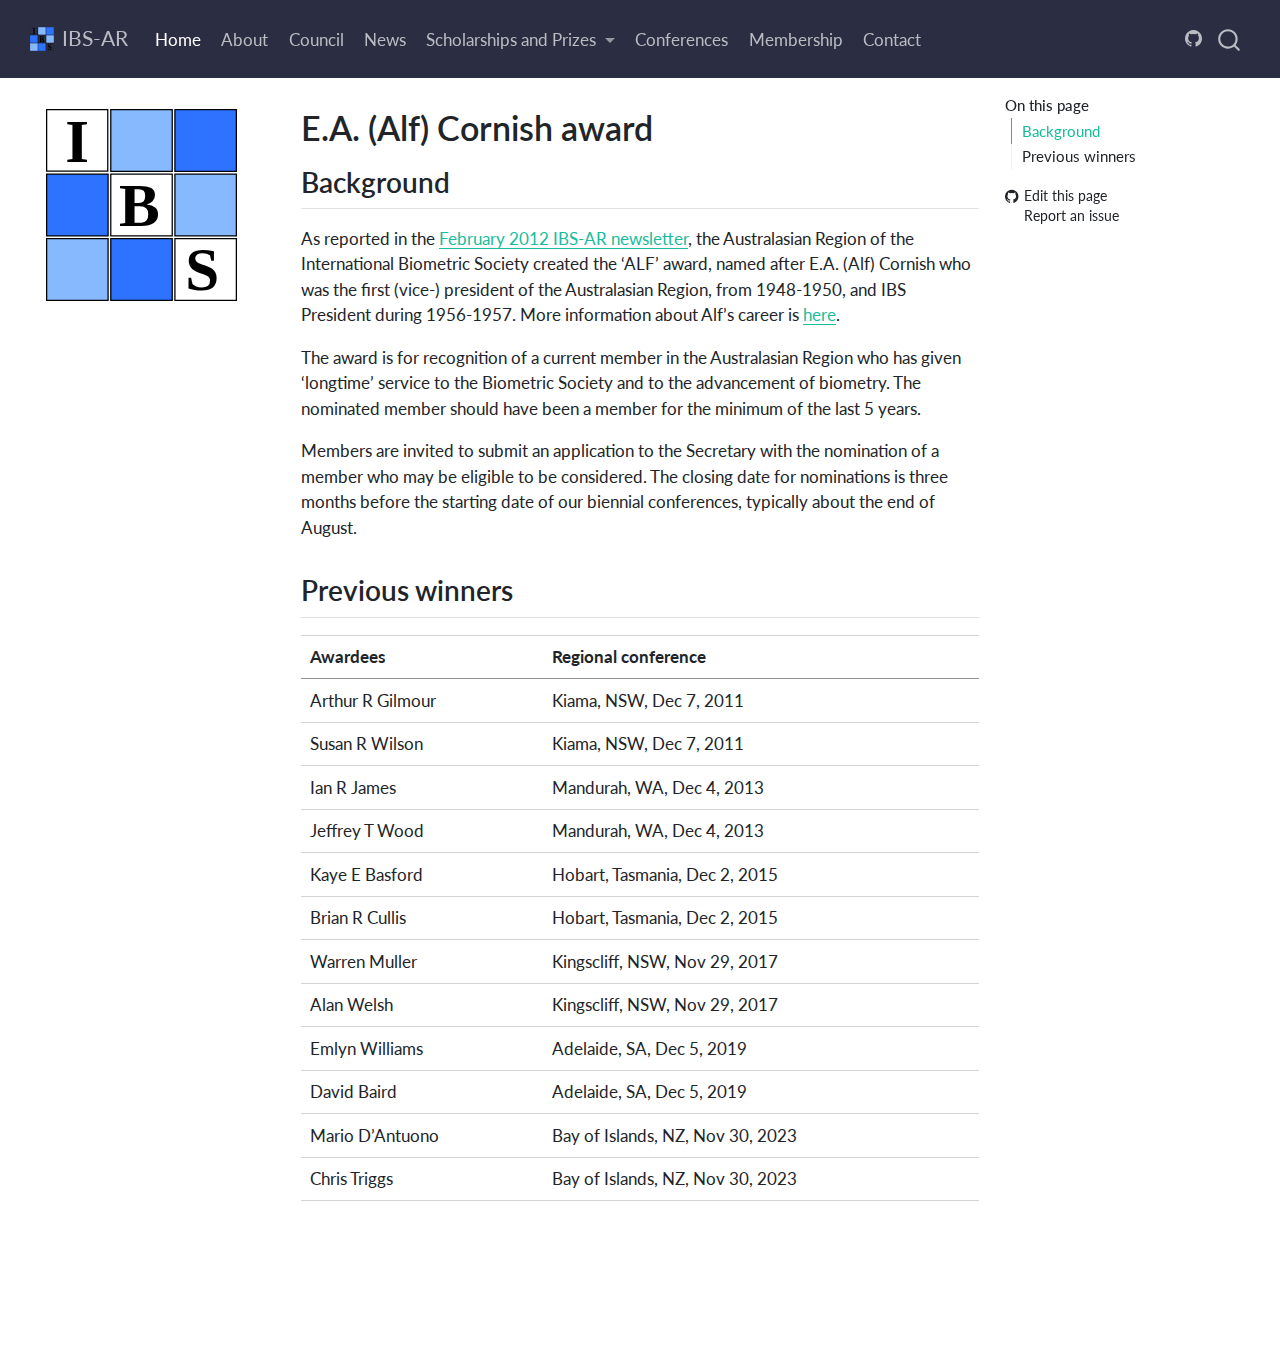
<file: alfaward.html>
<!DOCTYPE html>
<html xmlns="http://www.w3.org/1999/xhtml" lang="en" xml:lang="en"><head>

<meta charset="utf-8">
<meta name="generator" content="quarto-1.6.39">

<meta name="viewport" content="width=device-width, initial-scale=1.0, user-scalable=yes">


<title>E.A. (Alf) Cornish award – IBS-AR</title>
<style>
code{white-space: pre-wrap;}
span.smallcaps{font-variant: small-caps;}
div.columns{display: flex; gap: min(4vw, 1.5em);}
div.column{flex: auto; overflow-x: auto;}
div.hanging-indent{margin-left: 1.5em; text-indent: -1.5em;}
ul.task-list{list-style: none;}
ul.task-list li input[type="checkbox"] {
  width: 0.8em;
  margin: 0 0.8em 0.2em -1em; /* quarto-specific, see https://github.com/quarto-dev/quarto-cli/issues/4556 */ 
  vertical-align: middle;
}
</style>


<script src="site_libs/quarto-nav/quarto-nav.js"></script>
<script src="site_libs/quarto-nav/headroom.min.js"></script>
<script src="site_libs/clipboard/clipboard.min.js"></script>
<script src="site_libs/quarto-search/autocomplete.umd.js"></script>
<script src="site_libs/quarto-search/fuse.min.js"></script>
<script src="site_libs/quarto-search/quarto-search.js"></script>
<meta name="quarto:offset" content="./">
<link href="./favicon.ico" rel="icon">
<script src="site_libs/quarto-html/quarto.js"></script>
<script src="site_libs/quarto-html/popper.min.js"></script>
<script src="site_libs/quarto-html/tippy.umd.min.js"></script>
<script src="site_libs/quarto-html/anchor.min.js"></script>
<link href="site_libs/quarto-html/tippy.css" rel="stylesheet">
<link href="site_libs/quarto-html/quarto-syntax-highlighting-e26003cea8cd680ca0c55a263523d882.css" rel="stylesheet" id="quarto-text-highlighting-styles">
<script src="site_libs/bootstrap/bootstrap.min.js"></script>
<link href="site_libs/bootstrap/bootstrap-icons.css" rel="stylesheet">
<link href="site_libs/bootstrap/bootstrap-42013c5a908802685c6837c74521e883.min.css" rel="stylesheet" append-hash="true" id="quarto-bootstrap" data-mode="light">
<script id="quarto-search-options" type="application/json">{
  "location": "navbar",
  "copy-button": false,
  "collapse-after": 3,
  "panel-placement": "end",
  "type": "overlay",
  "limit": 50,
  "keyboard-shortcut": [
    "f",
    "/",
    "s"
  ],
  "show-item-context": false,
  "language": {
    "search-no-results-text": "No results",
    "search-matching-documents-text": "matching documents",
    "search-copy-link-title": "Copy link to search",
    "search-hide-matches-text": "Hide additional matches",
    "search-more-match-text": "more match in this document",
    "search-more-matches-text": "more matches in this document",
    "search-clear-button-title": "Clear",
    "search-text-placeholder": "",
    "search-detached-cancel-button-title": "Cancel",
    "search-submit-button-title": "Submit",
    "search-label": "Search"
  }
}</script>


<link rel="stylesheet" href="styles.css">
</head>

<body class="nav-sidebar floating nav-fixed">

<div id="quarto-search-results"></div>
  <header id="quarto-header" class="headroom fixed-top">
    <nav class="navbar navbar-expand-lg " data-bs-theme="dark">
      <div class="navbar-container container-fluid">
      <div class="navbar-brand-container mx-auto">
    <a href="./index.html" class="navbar-brand navbar-brand-logo">
    <img src="./logo.svg" alt="" class="navbar-logo">
    </a>
    <a class="navbar-brand" href="./index.html">
    <span class="navbar-title">IBS-AR</span>
    </a>
  </div>
            <div id="quarto-search" class="" title="Search"></div>
          <button class="navbar-toggler" type="button" data-bs-toggle="collapse" data-bs-target="#navbarCollapse" aria-controls="navbarCollapse" role="menu" aria-expanded="false" aria-label="Toggle navigation" onclick="if (window.quartoToggleHeadroom) { window.quartoToggleHeadroom(); }">
  <span class="navbar-toggler-icon"></span>
</button>
          <div class="collapse navbar-collapse" id="navbarCollapse">
            <ul class="navbar-nav navbar-nav-scroll me-auto">
  <li class="nav-item">
    <a class="nav-link active" href="./index.html" aria-current="page"> 
<span class="menu-text">Home</span></a>
  </li>  
  <li class="nav-item">
    <a class="nav-link" href="./about.html"> 
<span class="menu-text">About</span></a>
  </li>  
  <li class="nav-item">
    <a class="nav-link" href="./council.html"> 
<span class="menu-text">Council</span></a>
  </li>  
  <li class="nav-item">
    <a class="nav-link" href="./news.html"> 
<span class="menu-text">News</span></a>
  </li>  
  <li class="nav-item dropdown ">
    <a class="nav-link dropdown-toggle" href="#" id="nav-menu-scholarships-and-prizes" role="link" data-bs-toggle="dropdown" aria-expanded="false">
 <span class="menu-text">Scholarships and Prizes</span>
    </a>
    <ul class="dropdown-menu" aria-labelledby="nav-menu-scholarships-and-prizes">    
        <li>
    <a class="dropdown-item" href="./scholarships.html">
 <span class="dropdown-text">Scholarships</span></a>
  </li>  
        <li>
    <a class="dropdown-item" href="./awards.html">
 <span class="dropdown-text">Prizes and awards</span></a>
  </li>  
        <li>
    <a class="dropdown-item" href="./alfaward.html">
 <span class="dropdown-text">Alf Cornish award</span></a>
  </li>  
    </ul>
  </li>
  <li class="nav-item">
    <a class="nav-link" href="./conferences.html"> 
<span class="menu-text">Conferences</span></a>
  </li>  
  <li class="nav-item">
    <a class="nav-link" href="./membership.html"> 
<span class="menu-text">Membership</span></a>
  </li>  
  <li class="nav-item">
    <a class="nav-link" href="./contact.html"> 
<span class="menu-text">Contact</span></a>
  </li>  
</ul>
          </div> <!-- /navcollapse -->
            <div class="quarto-navbar-tools">
    <a href="https://github.com/IBS-AR/IBS-AR.github.io" title="" class="quarto-navigation-tool px-1" aria-label=""><i class="bi bi-github"></i></a>
</div>
      </div> <!-- /container-fluid -->
    </nav>
  <nav class="quarto-secondary-nav">
    <div class="container-fluid d-flex">
      <button type="button" class="quarto-btn-toggle btn" data-bs-toggle="collapse" role="button" data-bs-target=".quarto-sidebar-collapse-item" aria-controls="quarto-sidebar" aria-expanded="false" aria-label="Toggle sidebar navigation" onclick="if (window.quartoToggleHeadroom) { window.quartoToggleHeadroom(); }">
        <i class="bi bi-layout-text-sidebar-reverse"></i>
      </button>
        <nav class="quarto-page-breadcrumbs" aria-label="breadcrumb"><ol class="breadcrumb"><li class="breadcrumb-item">E.A. (Alf) Cornish award</li></ol></nav>
        <a class="flex-grow-1" role="navigation" data-bs-toggle="collapse" data-bs-target=".quarto-sidebar-collapse-item" aria-controls="quarto-sidebar" aria-expanded="false" aria-label="Toggle sidebar navigation" onclick="if (window.quartoToggleHeadroom) { window.quartoToggleHeadroom(); }">      
        </a>
    </div>
  </nav>
</header>
<!-- content -->
<div id="quarto-content" class="quarto-container page-columns page-rows-contents page-layout-article page-navbar">
<!-- sidebar -->
  <nav id="quarto-sidebar" class="sidebar collapse collapse-horizontal quarto-sidebar-collapse-item sidebar-navigation floating overflow-auto">
    <div class="pt-lg-2 mt-2 text-left sidebar-header">
      <a href="./index.html" class="sidebar-logo-link">
      <img src="./logo.svg" alt="" class="sidebar-logo py-0 d-lg-inline d-none">
      </a>
      </div>
</nav>
<div id="quarto-sidebar-glass" class="quarto-sidebar-collapse-item" data-bs-toggle="collapse" data-bs-target=".quarto-sidebar-collapse-item"></div>
<!-- margin-sidebar -->
    <div id="quarto-margin-sidebar" class="sidebar margin-sidebar">
        <nav id="TOC" role="doc-toc" class="toc-active">
    <h2 id="toc-title">On this page</h2>
   
  <ul>
  <li><a href="#background" id="toc-background" class="nav-link active" data-scroll-target="#background">Background</a></li>
  <li><a href="#previous-winners" id="toc-previous-winners" class="nav-link" data-scroll-target="#previous-winners">Previous winners</a></li>
  </ul>
<div class="toc-actions"><ul><li><a href="https://github.com/IBS-AR/IBS-AR.github.io/edit/main/alfaward.qmd" class="toc-action"><i class="bi bi-github"></i>Edit this page</a></li><li><a href="https://github.com/IBS-AR/IBS-AR.github.io/issues/new" class="toc-action"><i class="bi empty"></i>Report an issue</a></li></ul></div></nav>
    </div>
<!-- main -->
<main class="content" id="quarto-document-content">

<header id="title-block-header" class="quarto-title-block default">
<div class="quarto-title">
<h1 class="title">E.A. (Alf) Cornish award</h1>
</div>



<div class="quarto-title-meta">

    
  
    
  </div>
  


</header>


<section id="background" class="level2">
<h2 class="anchored" data-anchor-id="background">Background</h2>
<p>As reported in the <a href="newsletter/IBS-AR-Newsletter-Feb-2012.pdf">February 2012 IBS-AR newsletter</a>, the Australasian Region of the International Biometric Society created the ‘ALF’ award, named after E.A. (Alf) Cornish who was the first (vice-) president of the Australasian Region, from 1948-1950, and IBS President during 1956-1957. More information about Alf’s career is <a href="https://www.asap.unimelb.edu.au/bsparcs/aasmemoirs/cornish.htm">here</a>.</p>
<p>The award is for recognition of a current member in the Australasian Region who has given ‘longtime’ service to the Biometric Society and to the advancement of biometry. The nominated member should have been a member for the minimum of the last 5 years.</p>
<p>Members are invited to submit an application to the Secretary with the nomination of a member who may be eligible to be considered. The closing date for nominations is three months before the starting date of our biennial conferences, typically about the end of August.</p>
</section>
<section id="previous-winners" class="level2">
<h2 class="anchored" data-anchor-id="previous-winners">Previous winners</h2>
<table class="caption-top table">
<thead>
<tr class="header">
<th>Awardees</th>
<th>Regional conference</th>
</tr>
</thead>
<tbody>
<tr class="odd">
<td>Arthur R Gilmour</td>
<td>Kiama, NSW, Dec 7, 2011</td>
</tr>
<tr class="even">
<td>Susan R Wilson</td>
<td>Kiama, NSW, Dec 7, 2011</td>
</tr>
<tr class="odd">
<td>Ian R James</td>
<td>Mandurah, WA, Dec 4, 2013</td>
</tr>
<tr class="even">
<td>Jeffrey T Wood</td>
<td>Mandurah, WA, Dec 4, 2013</td>
</tr>
<tr class="odd">
<td>Kaye E Basford</td>
<td>Hobart, Tasmania, Dec 2, 2015</td>
</tr>
<tr class="even">
<td>Brian R Cullis</td>
<td>Hobart, Tasmania, Dec 2, 2015</td>
</tr>
<tr class="odd">
<td>Warren Muller</td>
<td>Kingscliff, NSW, Nov 29, 2017</td>
</tr>
<tr class="even">
<td>Alan Welsh</td>
<td>Kingscliff, NSW, Nov 29, 2017</td>
</tr>
<tr class="odd">
<td>Emlyn Williams</td>
<td>Adelaide, SA, Dec 5, 2019</td>
</tr>
<tr class="even">
<td>David Baird</td>
<td>Adelaide, SA, Dec 5, 2019</td>
</tr>
<tr class="odd">
<td>Mario D’Antuono</td>
<td>Bay of Islands, NZ, Nov 30, 2023</td>
</tr>
<tr class="even">
<td>Chris Triggs</td>
<td>Bay of Islands, NZ, Nov 30, 2023</td>
</tr>
</tbody>
</table>


</section>

</main> <!-- /main -->
<script id="quarto-html-after-body" type="application/javascript">
window.document.addEventListener("DOMContentLoaded", function (event) {
  const toggleBodyColorMode = (bsSheetEl) => {
    const mode = bsSheetEl.getAttribute("data-mode");
    const bodyEl = window.document.querySelector("body");
    if (mode === "dark") {
      bodyEl.classList.add("quarto-dark");
      bodyEl.classList.remove("quarto-light");
    } else {
      bodyEl.classList.add("quarto-light");
      bodyEl.classList.remove("quarto-dark");
    }
  }
  const toggleBodyColorPrimary = () => {
    const bsSheetEl = window.document.querySelector("link#quarto-bootstrap");
    if (bsSheetEl) {
      toggleBodyColorMode(bsSheetEl);
    }
  }
  toggleBodyColorPrimary();  
  const icon = "";
  const anchorJS = new window.AnchorJS();
  anchorJS.options = {
    placement: 'right',
    icon: icon
  };
  anchorJS.add('.anchored');
  const isCodeAnnotation = (el) => {
    for (const clz of el.classList) {
      if (clz.startsWith('code-annotation-')) {                     
        return true;
      }
    }
    return false;
  }
  const onCopySuccess = function(e) {
    // button target
    const button = e.trigger;
    // don't keep focus
    button.blur();
    // flash "checked"
    button.classList.add('code-copy-button-checked');
    var currentTitle = button.getAttribute("title");
    button.setAttribute("title", "Copied!");
    let tooltip;
    if (window.bootstrap) {
      button.setAttribute("data-bs-toggle", "tooltip");
      button.setAttribute("data-bs-placement", "left");
      button.setAttribute("data-bs-title", "Copied!");
      tooltip = new bootstrap.Tooltip(button, 
        { trigger: "manual", 
          customClass: "code-copy-button-tooltip",
          offset: [0, -8]});
      tooltip.show();    
    }
    setTimeout(function() {
      if (tooltip) {
        tooltip.hide();
        button.removeAttribute("data-bs-title");
        button.removeAttribute("data-bs-toggle");
        button.removeAttribute("data-bs-placement");
      }
      button.setAttribute("title", currentTitle);
      button.classList.remove('code-copy-button-checked');
    }, 1000);
    // clear code selection
    e.clearSelection();
  }
  const getTextToCopy = function(trigger) {
      const codeEl = trigger.previousElementSibling.cloneNode(true);
      for (const childEl of codeEl.children) {
        if (isCodeAnnotation(childEl)) {
          childEl.remove();
        }
      }
      return codeEl.innerText;
  }
  const clipboard = new window.ClipboardJS('.code-copy-button:not([data-in-quarto-modal])', {
    text: getTextToCopy
  });
  clipboard.on('success', onCopySuccess);
  if (window.document.getElementById('quarto-embedded-source-code-modal')) {
    const clipboardModal = new window.ClipboardJS('.code-copy-button[data-in-quarto-modal]', {
      text: getTextToCopy,
      container: window.document.getElementById('quarto-embedded-source-code-modal')
    });
    clipboardModal.on('success', onCopySuccess);
  }
    var localhostRegex = new RegExp(/^(?:http|https):\/\/localhost\:?[0-9]*\//);
    var mailtoRegex = new RegExp(/^mailto:/);
      var filterRegex = new RegExp("https:\/\/biometricsociety\.org\.au");
    var isInternal = (href) => {
        return filterRegex.test(href) || localhostRegex.test(href) || mailtoRegex.test(href);
    }
    // Inspect non-navigation links and adorn them if external
 	var links = window.document.querySelectorAll('a[href]:not(.nav-link):not(.navbar-brand):not(.toc-action):not(.sidebar-link):not(.sidebar-item-toggle):not(.pagination-link):not(.no-external):not([aria-hidden]):not(.dropdown-item):not(.quarto-navigation-tool):not(.about-link)');
    for (var i=0; i<links.length; i++) {
      const link = links[i];
      if (!isInternal(link.href)) {
        // undo the damage that might have been done by quarto-nav.js in the case of
        // links that we want to consider external
        if (link.dataset.originalHref !== undefined) {
          link.href = link.dataset.originalHref;
        }
      }
    }
  function tippyHover(el, contentFn, onTriggerFn, onUntriggerFn) {
    const config = {
      allowHTML: true,
      maxWidth: 500,
      delay: 100,
      arrow: false,
      appendTo: function(el) {
          return el.parentElement;
      },
      interactive: true,
      interactiveBorder: 10,
      theme: 'quarto',
      placement: 'bottom-start',
    };
    if (contentFn) {
      config.content = contentFn;
    }
    if (onTriggerFn) {
      config.onTrigger = onTriggerFn;
    }
    if (onUntriggerFn) {
      config.onUntrigger = onUntriggerFn;
    }
    window.tippy(el, config); 
  }
  const noterefs = window.document.querySelectorAll('a[role="doc-noteref"]');
  for (var i=0; i<noterefs.length; i++) {
    const ref = noterefs[i];
    tippyHover(ref, function() {
      // use id or data attribute instead here
      let href = ref.getAttribute('data-footnote-href') || ref.getAttribute('href');
      try { href = new URL(href).hash; } catch {}
      const id = href.replace(/^#\/?/, "");
      const note = window.document.getElementById(id);
      if (note) {
        return note.innerHTML;
      } else {
        return "";
      }
    });
  }
  const xrefs = window.document.querySelectorAll('a.quarto-xref');
  const processXRef = (id, note) => {
    // Strip column container classes
    const stripColumnClz = (el) => {
      el.classList.remove("page-full", "page-columns");
      if (el.children) {
        for (const child of el.children) {
          stripColumnClz(child);
        }
      }
    }
    stripColumnClz(note)
    if (id === null || id.startsWith('sec-')) {
      // Special case sections, only their first couple elements
      const container = document.createElement("div");
      if (note.children && note.children.length > 2) {
        container.appendChild(note.children[0].cloneNode(true));
        for (let i = 1; i < note.children.length; i++) {
          const child = note.children[i];
          if (child.tagName === "P" && child.innerText === "") {
            continue;
          } else {
            container.appendChild(child.cloneNode(true));
            break;
          }
        }
        if (window.Quarto?.typesetMath) {
          window.Quarto.typesetMath(container);
        }
        return container.innerHTML
      } else {
        if (window.Quarto?.typesetMath) {
          window.Quarto.typesetMath(note);
        }
        return note.innerHTML;
      }
    } else {
      // Remove any anchor links if they are present
      const anchorLink = note.querySelector('a.anchorjs-link');
      if (anchorLink) {
        anchorLink.remove();
      }
      if (window.Quarto?.typesetMath) {
        window.Quarto.typesetMath(note);
      }
      if (note.classList.contains("callout")) {
        return note.outerHTML;
      } else {
        return note.innerHTML;
      }
    }
  }
  for (var i=0; i<xrefs.length; i++) {
    const xref = xrefs[i];
    tippyHover(xref, undefined, function(instance) {
      instance.disable();
      let url = xref.getAttribute('href');
      let hash = undefined; 
      if (url.startsWith('#')) {
        hash = url;
      } else {
        try { hash = new URL(url).hash; } catch {}
      }
      if (hash) {
        const id = hash.replace(/^#\/?/, "");
        const note = window.document.getElementById(id);
        if (note !== null) {
          try {
            const html = processXRef(id, note.cloneNode(true));
            instance.setContent(html);
          } finally {
            instance.enable();
            instance.show();
          }
        } else {
          // See if we can fetch this
          fetch(url.split('#')[0])
          .then(res => res.text())
          .then(html => {
            const parser = new DOMParser();
            const htmlDoc = parser.parseFromString(html, "text/html");
            const note = htmlDoc.getElementById(id);
            if (note !== null) {
              const html = processXRef(id, note);
              instance.setContent(html);
            } 
          }).finally(() => {
            instance.enable();
            instance.show();
          });
        }
      } else {
        // See if we can fetch a full url (with no hash to target)
        // This is a special case and we should probably do some content thinning / targeting
        fetch(url)
        .then(res => res.text())
        .then(html => {
          const parser = new DOMParser();
          const htmlDoc = parser.parseFromString(html, "text/html");
          const note = htmlDoc.querySelector('main.content');
          if (note !== null) {
            // This should only happen for chapter cross references
            // (since there is no id in the URL)
            // remove the first header
            if (note.children.length > 0 && note.children[0].tagName === "HEADER") {
              note.children[0].remove();
            }
            const html = processXRef(null, note);
            instance.setContent(html);
          } 
        }).finally(() => {
          instance.enable();
          instance.show();
        });
      }
    }, function(instance) {
    });
  }
      let selectedAnnoteEl;
      const selectorForAnnotation = ( cell, annotation) => {
        let cellAttr = 'data-code-cell="' + cell + '"';
        let lineAttr = 'data-code-annotation="' +  annotation + '"';
        const selector = 'span[' + cellAttr + '][' + lineAttr + ']';
        return selector;
      }
      const selectCodeLines = (annoteEl) => {
        const doc = window.document;
        const targetCell = annoteEl.getAttribute("data-target-cell");
        const targetAnnotation = annoteEl.getAttribute("data-target-annotation");
        const annoteSpan = window.document.querySelector(selectorForAnnotation(targetCell, targetAnnotation));
        const lines = annoteSpan.getAttribute("data-code-lines").split(",");
        const lineIds = lines.map((line) => {
          return targetCell + "-" + line;
        })
        let top = null;
        let height = null;
        let parent = null;
        if (lineIds.length > 0) {
            //compute the position of the single el (top and bottom and make a div)
            const el = window.document.getElementById(lineIds[0]);
            top = el.offsetTop;
            height = el.offsetHeight;
            parent = el.parentElement.parentElement;
          if (lineIds.length > 1) {
            const lastEl = window.document.getElementById(lineIds[lineIds.length - 1]);
            const bottom = lastEl.offsetTop + lastEl.offsetHeight;
            height = bottom - top;
          }
          if (top !== null && height !== null && parent !== null) {
            // cook up a div (if necessary) and position it 
            let div = window.document.getElementById("code-annotation-line-highlight");
            if (div === null) {
              div = window.document.createElement("div");
              div.setAttribute("id", "code-annotation-line-highlight");
              div.style.position = 'absolute';
              parent.appendChild(div);
            }
            div.style.top = top - 2 + "px";
            div.style.height = height + 4 + "px";
            div.style.left = 0;
            let gutterDiv = window.document.getElementById("code-annotation-line-highlight-gutter");
            if (gutterDiv === null) {
              gutterDiv = window.document.createElement("div");
              gutterDiv.setAttribute("id", "code-annotation-line-highlight-gutter");
              gutterDiv.style.position = 'absolute';
              const codeCell = window.document.getElementById(targetCell);
              const gutter = codeCell.querySelector('.code-annotation-gutter');
              gutter.appendChild(gutterDiv);
            }
            gutterDiv.style.top = top - 2 + "px";
            gutterDiv.style.height = height + 4 + "px";
          }
          selectedAnnoteEl = annoteEl;
        }
      };
      const unselectCodeLines = () => {
        const elementsIds = ["code-annotation-line-highlight", "code-annotation-line-highlight-gutter"];
        elementsIds.forEach((elId) => {
          const div = window.document.getElementById(elId);
          if (div) {
            div.remove();
          }
        });
        selectedAnnoteEl = undefined;
      };
        // Handle positioning of the toggle
    window.addEventListener(
      "resize",
      throttle(() => {
        elRect = undefined;
        if (selectedAnnoteEl) {
          selectCodeLines(selectedAnnoteEl);
        }
      }, 10)
    );
    function throttle(fn, ms) {
    let throttle = false;
    let timer;
      return (...args) => {
        if(!throttle) { // first call gets through
            fn.apply(this, args);
            throttle = true;
        } else { // all the others get throttled
            if(timer) clearTimeout(timer); // cancel #2
            timer = setTimeout(() => {
              fn.apply(this, args);
              timer = throttle = false;
            }, ms);
        }
      };
    }
      // Attach click handler to the DT
      const annoteDls = window.document.querySelectorAll('dt[data-target-cell]');
      for (const annoteDlNode of annoteDls) {
        annoteDlNode.addEventListener('click', (event) => {
          const clickedEl = event.target;
          if (clickedEl !== selectedAnnoteEl) {
            unselectCodeLines();
            const activeEl = window.document.querySelector('dt[data-target-cell].code-annotation-active');
            if (activeEl) {
              activeEl.classList.remove('code-annotation-active');
            }
            selectCodeLines(clickedEl);
            clickedEl.classList.add('code-annotation-active');
          } else {
            // Unselect the line
            unselectCodeLines();
            clickedEl.classList.remove('code-annotation-active');
          }
        });
      }
  const findCites = (el) => {
    const parentEl = el.parentElement;
    if (parentEl) {
      const cites = parentEl.dataset.cites;
      if (cites) {
        return {
          el,
          cites: cites.split(' ')
        };
      } else {
        return findCites(el.parentElement)
      }
    } else {
      return undefined;
    }
  };
  var bibliorefs = window.document.querySelectorAll('a[role="doc-biblioref"]');
  for (var i=0; i<bibliorefs.length; i++) {
    const ref = bibliorefs[i];
    const citeInfo = findCites(ref);
    if (citeInfo) {
      tippyHover(citeInfo.el, function() {
        var popup = window.document.createElement('div');
        citeInfo.cites.forEach(function(cite) {
          var citeDiv = window.document.createElement('div');
          citeDiv.classList.add('hanging-indent');
          citeDiv.classList.add('csl-entry');
          var biblioDiv = window.document.getElementById('ref-' + cite);
          if (biblioDiv) {
            citeDiv.innerHTML = biblioDiv.innerHTML;
          }
          popup.appendChild(citeDiv);
        });
        return popup.innerHTML;
      });
    }
  }
});
</script>
</div> <!-- /content -->




<footer class="footer"><div class="nav-footer"><div class="nav-footer-center"><div class="toc-actions d-sm-block d-md-none"><ul><li><a href="https://github.com/IBS-AR/IBS-AR.github.io/edit/main/alfaward.qmd" class="toc-action"><i class="bi bi-github"></i>Edit this page</a></li><li><a href="https://github.com/IBS-AR/IBS-AR.github.io/issues/new" class="toc-action"><i class="bi empty"></i>Report an issue</a></li></ul></div></div></div></footer></body></html>
</file>
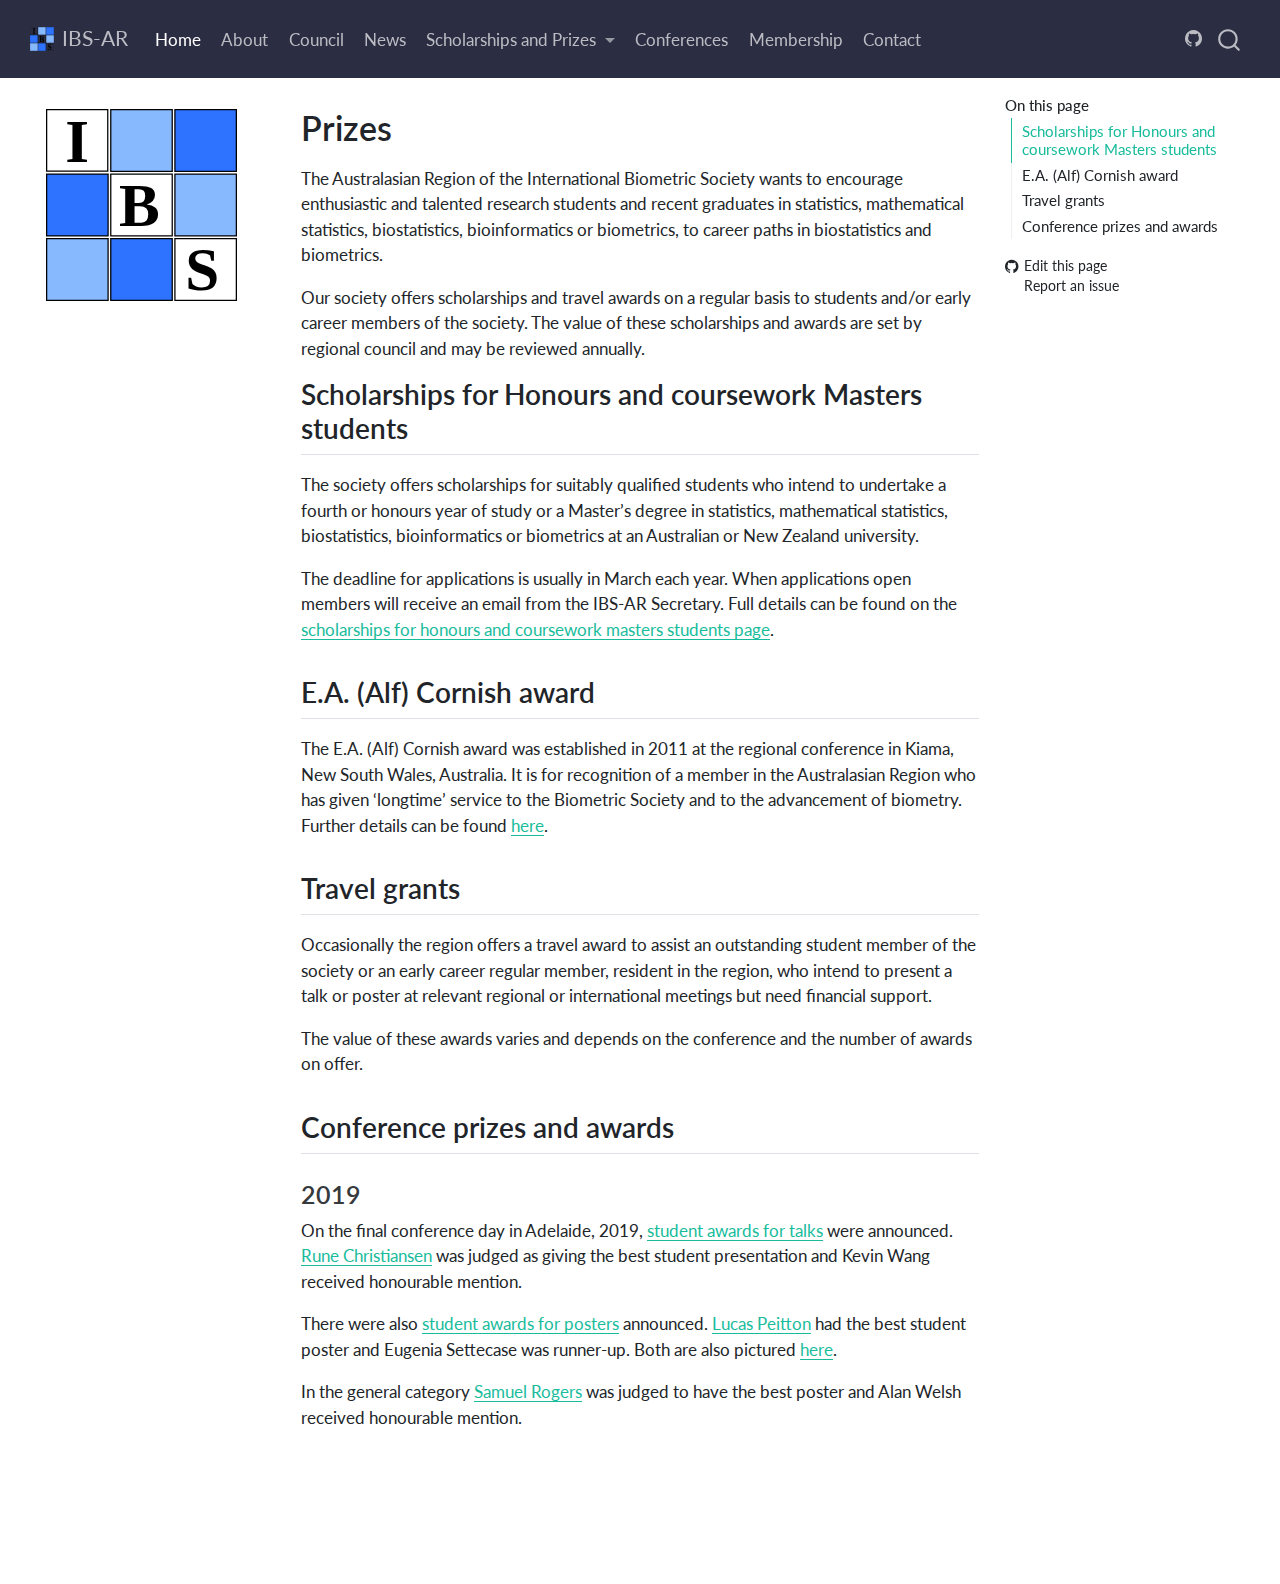
<file: awards.html>
<!DOCTYPE html>
<html xmlns="http://www.w3.org/1999/xhtml" lang="en" xml:lang="en"><head>

<meta charset="utf-8">
<meta name="generator" content="quarto-1.6.39">

<meta name="viewport" content="width=device-width, initial-scale=1.0, user-scalable=yes">


<title>Prizes – IBS-AR</title>
<style>
code{white-space: pre-wrap;}
span.smallcaps{font-variant: small-caps;}
div.columns{display: flex; gap: min(4vw, 1.5em);}
div.column{flex: auto; overflow-x: auto;}
div.hanging-indent{margin-left: 1.5em; text-indent: -1.5em;}
ul.task-list{list-style: none;}
ul.task-list li input[type="checkbox"] {
  width: 0.8em;
  margin: 0 0.8em 0.2em -1em; /* quarto-specific, see https://github.com/quarto-dev/quarto-cli/issues/4556 */ 
  vertical-align: middle;
}
</style>


<script src="site_libs/quarto-nav/quarto-nav.js"></script>
<script src="site_libs/quarto-nav/headroom.min.js"></script>
<script src="site_libs/clipboard/clipboard.min.js"></script>
<script src="site_libs/quarto-search/autocomplete.umd.js"></script>
<script src="site_libs/quarto-search/fuse.min.js"></script>
<script src="site_libs/quarto-search/quarto-search.js"></script>
<meta name="quarto:offset" content="./">
<link href="./favicon.ico" rel="icon">
<script src="site_libs/quarto-html/quarto.js"></script>
<script src="site_libs/quarto-html/popper.min.js"></script>
<script src="site_libs/quarto-html/tippy.umd.min.js"></script>
<script src="site_libs/quarto-html/anchor.min.js"></script>
<link href="site_libs/quarto-html/tippy.css" rel="stylesheet">
<link href="site_libs/quarto-html/quarto-syntax-highlighting-e26003cea8cd680ca0c55a263523d882.css" rel="stylesheet" id="quarto-text-highlighting-styles">
<script src="site_libs/bootstrap/bootstrap.min.js"></script>
<link href="site_libs/bootstrap/bootstrap-icons.css" rel="stylesheet">
<link href="site_libs/bootstrap/bootstrap-42013c5a908802685c6837c74521e883.min.css" rel="stylesheet" append-hash="true" id="quarto-bootstrap" data-mode="light">
<script id="quarto-search-options" type="application/json">{
  "location": "navbar",
  "copy-button": false,
  "collapse-after": 3,
  "panel-placement": "end",
  "type": "overlay",
  "limit": 50,
  "keyboard-shortcut": [
    "f",
    "/",
    "s"
  ],
  "show-item-context": false,
  "language": {
    "search-no-results-text": "No results",
    "search-matching-documents-text": "matching documents",
    "search-copy-link-title": "Copy link to search",
    "search-hide-matches-text": "Hide additional matches",
    "search-more-match-text": "more match in this document",
    "search-more-matches-text": "more matches in this document",
    "search-clear-button-title": "Clear",
    "search-text-placeholder": "",
    "search-detached-cancel-button-title": "Cancel",
    "search-submit-button-title": "Submit",
    "search-label": "Search"
  }
}</script>


<link rel="stylesheet" href="styles.css">
</head>

<body class="nav-sidebar floating nav-fixed">

<div id="quarto-search-results"></div>
  <header id="quarto-header" class="headroom fixed-top">
    <nav class="navbar navbar-expand-lg " data-bs-theme="dark">
      <div class="navbar-container container-fluid">
      <div class="navbar-brand-container mx-auto">
    <a href="./index.html" class="navbar-brand navbar-brand-logo">
    <img src="./logo.svg" alt="" class="navbar-logo">
    </a>
    <a class="navbar-brand" href="./index.html">
    <span class="navbar-title">IBS-AR</span>
    </a>
  </div>
            <div id="quarto-search" class="" title="Search"></div>
          <button class="navbar-toggler" type="button" data-bs-toggle="collapse" data-bs-target="#navbarCollapse" aria-controls="navbarCollapse" role="menu" aria-expanded="false" aria-label="Toggle navigation" onclick="if (window.quartoToggleHeadroom) { window.quartoToggleHeadroom(); }">
  <span class="navbar-toggler-icon"></span>
</button>
          <div class="collapse navbar-collapse" id="navbarCollapse">
            <ul class="navbar-nav navbar-nav-scroll me-auto">
  <li class="nav-item">
    <a class="nav-link active" href="./index.html" aria-current="page"> 
<span class="menu-text">Home</span></a>
  </li>  
  <li class="nav-item">
    <a class="nav-link" href="./about.html"> 
<span class="menu-text">About</span></a>
  </li>  
  <li class="nav-item">
    <a class="nav-link" href="./council.html"> 
<span class="menu-text">Council</span></a>
  </li>  
  <li class="nav-item">
    <a class="nav-link" href="./news.html"> 
<span class="menu-text">News</span></a>
  </li>  
  <li class="nav-item dropdown ">
    <a class="nav-link dropdown-toggle" href="#" id="nav-menu-scholarships-and-prizes" role="link" data-bs-toggle="dropdown" aria-expanded="false">
 <span class="menu-text">Scholarships and Prizes</span>
    </a>
    <ul class="dropdown-menu" aria-labelledby="nav-menu-scholarships-and-prizes">    
        <li>
    <a class="dropdown-item" href="./scholarships.html">
 <span class="dropdown-text">Scholarships</span></a>
  </li>  
        <li>
    <a class="dropdown-item" href="./awards.html">
 <span class="dropdown-text">Prizes and awards</span></a>
  </li>  
        <li>
    <a class="dropdown-item" href="./alfaward.html">
 <span class="dropdown-text">Alf Cornish award</span></a>
  </li>  
    </ul>
  </li>
  <li class="nav-item">
    <a class="nav-link" href="./conferences.html"> 
<span class="menu-text">Conferences</span></a>
  </li>  
  <li class="nav-item">
    <a class="nav-link" href="./membership.html"> 
<span class="menu-text">Membership</span></a>
  </li>  
  <li class="nav-item">
    <a class="nav-link" href="./contact.html"> 
<span class="menu-text">Contact</span></a>
  </li>  
</ul>
          </div> <!-- /navcollapse -->
            <div class="quarto-navbar-tools">
    <a href="https://github.com/IBS-AR/IBS-AR.github.io" title="" class="quarto-navigation-tool px-1" aria-label=""><i class="bi bi-github"></i></a>
</div>
      </div> <!-- /container-fluid -->
    </nav>
  <nav class="quarto-secondary-nav">
    <div class="container-fluid d-flex">
      <button type="button" class="quarto-btn-toggle btn" data-bs-toggle="collapse" role="button" data-bs-target=".quarto-sidebar-collapse-item" aria-controls="quarto-sidebar" aria-expanded="false" aria-label="Toggle sidebar navigation" onclick="if (window.quartoToggleHeadroom) { window.quartoToggleHeadroom(); }">
        <i class="bi bi-layout-text-sidebar-reverse"></i>
      </button>
        <nav class="quarto-page-breadcrumbs" aria-label="breadcrumb"><ol class="breadcrumb"><li class="breadcrumb-item">Prizes</li></ol></nav>
        <a class="flex-grow-1" role="navigation" data-bs-toggle="collapse" data-bs-target=".quarto-sidebar-collapse-item" aria-controls="quarto-sidebar" aria-expanded="false" aria-label="Toggle sidebar navigation" onclick="if (window.quartoToggleHeadroom) { window.quartoToggleHeadroom(); }">      
        </a>
    </div>
  </nav>
</header>
<!-- content -->
<div id="quarto-content" class="quarto-container page-columns page-rows-contents page-layout-article page-navbar">
<!-- sidebar -->
  <nav id="quarto-sidebar" class="sidebar collapse collapse-horizontal quarto-sidebar-collapse-item sidebar-navigation floating overflow-auto">
    <div class="pt-lg-2 mt-2 text-left sidebar-header">
      <a href="./index.html" class="sidebar-logo-link">
      <img src="./logo.svg" alt="" class="sidebar-logo py-0 d-lg-inline d-none">
      </a>
      </div>
</nav>
<div id="quarto-sidebar-glass" class="quarto-sidebar-collapse-item" data-bs-toggle="collapse" data-bs-target=".quarto-sidebar-collapse-item"></div>
<!-- margin-sidebar -->
    <div id="quarto-margin-sidebar" class="sidebar margin-sidebar">
        <nav id="TOC" role="doc-toc" class="toc-active">
    <h2 id="toc-title">On this page</h2>
   
  <ul>
  <li><a href="#scholarships-for-honours-and-coursework-masters-students" id="toc-scholarships-for-honours-and-coursework-masters-students" class="nav-link active" data-scroll-target="#scholarships-for-honours-and-coursework-masters-students">Scholarships for Honours and coursework Masters students</a></li>
  <li><a href="#e.a.-alf-cornish-award" id="toc-e.a.-alf-cornish-award" class="nav-link" data-scroll-target="#e.a.-alf-cornish-award">E.A. (Alf) Cornish award</a></li>
  <li><a href="#travel-grants" id="toc-travel-grants" class="nav-link" data-scroll-target="#travel-grants">Travel grants</a></li>
  <li><a href="#conference-prizes-and-awards" id="toc-conference-prizes-and-awards" class="nav-link" data-scroll-target="#conference-prizes-and-awards">Conference prizes and awards</a>
  <ul class="collapse">
  <li><a href="#section" id="toc-section" class="nav-link" data-scroll-target="#section">2019</a></li>
  </ul></li>
  </ul>
<div class="toc-actions"><ul><li><a href="https://github.com/IBS-AR/IBS-AR.github.io/edit/main/awards.qmd" class="toc-action"><i class="bi bi-github"></i>Edit this page</a></li><li><a href="https://github.com/IBS-AR/IBS-AR.github.io/issues/new" class="toc-action"><i class="bi empty"></i>Report an issue</a></li></ul></div></nav>
    </div>
<!-- main -->
<main class="content" id="quarto-document-content">

<header id="title-block-header" class="quarto-title-block default">
<div class="quarto-title">
<h1 class="title">Prizes</h1>
</div>



<div class="quarto-title-meta">

    
  
    
  </div>
  


</header>


<p>The Australasian Region of the International Biometric Society wants to encourage enthusiastic and talented research students and recent graduates in statistics, mathematical statistics, biostatistics, bioinformatics or biometrics, to career paths in biostatistics and biometrics.</p>
<p>Our society offers scholarships and travel awards on a regular basis to students and/or early career members of the society. The value of these scholarships and awards are set by regional council and may be reviewed annually.</p>
<section id="scholarships-for-honours-and-coursework-masters-students" class="level2">
<h2 class="anchored" data-anchor-id="scholarships-for-honours-and-coursework-masters-students">Scholarships for Honours and coursework Masters students</h2>
<p>The society offers scholarships for suitably qualified students who intend to undertake a fourth or honours year of study or a Master’s degree in statistics, mathematical statistics, biostatistics, bioinformatics or biometrics at an Australian or New Zealand university.</p>
<p>The deadline for applications is usually in March each year. When applications open members will receive an email from the IBS-AR Secretary. Full details can be found on the <a href="./scholarships.html">scholarships for honours and coursework masters students page</a>.</p>
</section>
<section id="e.a.-alf-cornish-award" class="level2">
<h2 class="anchored" data-anchor-id="e.a.-alf-cornish-award">E.A. (Alf) Cornish award</h2>
<p>The E.A. (Alf) Cornish award was established in 2011 at the regional conference in Kiama, New South Wales, Australia. It is for recognition of a member in the Australasian Region who has given ‘longtime’ service to the Biometric Society and to the advancement of biometry. Further details can be found <a href="./alfaward.html">here</a>.</p>
</section>
<section id="travel-grants" class="level2">
<h2 class="anchored" data-anchor-id="travel-grants">Travel grants</h2>
<p>Occasionally the region offers a travel award to assist an outstanding student member of the society or an early career regular member, resident in the region, who intend to present a talk or poster at relevant regional or international meetings but need financial support.</p>
<p>The value of these awards varies and depends on the conference and the number of awards on offer.</p>
</section>
<section id="conference-prizes-and-awards" class="level2">
<h2 class="anchored" data-anchor-id="conference-prizes-and-awards">Conference prizes and awards</h2>
<section id="section" class="level3">
<h3 class="anchored" data-anchor-id="section">2019</h3>
<p>On the final conference day in Adelaide, 2019, <a href="https://www.flickr.com/photos/australasian-biometrics/49202424576/in/album-72157712155983523">student awards for talks</a> were announced. <a href="https://www.flickr.com/photos/australasian-biometrics/49201941153/in/album-72157712155983523">Rune Christiansen</a> was judged as giving the best student presentation and Kevin Wang received honourable mention.</p>
<p>There were also <a href="https://www.flickr.com/photos/australasian-biometrics/49201941648/in/album-72157712155983523">student awards for posters</a> announced. <a href="https://www.flickr.com/photos/australasian-biometrics/49201941153/in/album-72157712155983523">Lucas Peitton</a> had the best student poster and Eugenia Settecase was runner-up. Both are also pictured <a href="https://groundcover.grdc.com.au/story/6443772/numbers-game-in-ag-overseas-statisticians-add-value">here</a>.</p>
<p>In the general category <a href="https://samrogers.website/">Samuel Rogers</a> was judged to have the best poster and Alan Welsh received honourable mention.</p>


</section>
</section>

</main> <!-- /main -->
<script id="quarto-html-after-body" type="application/javascript">
window.document.addEventListener("DOMContentLoaded", function (event) {
  const toggleBodyColorMode = (bsSheetEl) => {
    const mode = bsSheetEl.getAttribute("data-mode");
    const bodyEl = window.document.querySelector("body");
    if (mode === "dark") {
      bodyEl.classList.add("quarto-dark");
      bodyEl.classList.remove("quarto-light");
    } else {
      bodyEl.classList.add("quarto-light");
      bodyEl.classList.remove("quarto-dark");
    }
  }
  const toggleBodyColorPrimary = () => {
    const bsSheetEl = window.document.querySelector("link#quarto-bootstrap");
    if (bsSheetEl) {
      toggleBodyColorMode(bsSheetEl);
    }
  }
  toggleBodyColorPrimary();  
  const icon = "";
  const anchorJS = new window.AnchorJS();
  anchorJS.options = {
    placement: 'right',
    icon: icon
  };
  anchorJS.add('.anchored');
  const isCodeAnnotation = (el) => {
    for (const clz of el.classList) {
      if (clz.startsWith('code-annotation-')) {                     
        return true;
      }
    }
    return false;
  }
  const onCopySuccess = function(e) {
    // button target
    const button = e.trigger;
    // don't keep focus
    button.blur();
    // flash "checked"
    button.classList.add('code-copy-button-checked');
    var currentTitle = button.getAttribute("title");
    button.setAttribute("title", "Copied!");
    let tooltip;
    if (window.bootstrap) {
      button.setAttribute("data-bs-toggle", "tooltip");
      button.setAttribute("data-bs-placement", "left");
      button.setAttribute("data-bs-title", "Copied!");
      tooltip = new bootstrap.Tooltip(button, 
        { trigger: "manual", 
          customClass: "code-copy-button-tooltip",
          offset: [0, -8]});
      tooltip.show();    
    }
    setTimeout(function() {
      if (tooltip) {
        tooltip.hide();
        button.removeAttribute("data-bs-title");
        button.removeAttribute("data-bs-toggle");
        button.removeAttribute("data-bs-placement");
      }
      button.setAttribute("title", currentTitle);
      button.classList.remove('code-copy-button-checked');
    }, 1000);
    // clear code selection
    e.clearSelection();
  }
  const getTextToCopy = function(trigger) {
      const codeEl = trigger.previousElementSibling.cloneNode(true);
      for (const childEl of codeEl.children) {
        if (isCodeAnnotation(childEl)) {
          childEl.remove();
        }
      }
      return codeEl.innerText;
  }
  const clipboard = new window.ClipboardJS('.code-copy-button:not([data-in-quarto-modal])', {
    text: getTextToCopy
  });
  clipboard.on('success', onCopySuccess);
  if (window.document.getElementById('quarto-embedded-source-code-modal')) {
    const clipboardModal = new window.ClipboardJS('.code-copy-button[data-in-quarto-modal]', {
      text: getTextToCopy,
      container: window.document.getElementById('quarto-embedded-source-code-modal')
    });
    clipboardModal.on('success', onCopySuccess);
  }
    var localhostRegex = new RegExp(/^(?:http|https):\/\/localhost\:?[0-9]*\//);
    var mailtoRegex = new RegExp(/^mailto:/);
      var filterRegex = new RegExp("https:\/\/biometricsociety\.org\.au");
    var isInternal = (href) => {
        return filterRegex.test(href) || localhostRegex.test(href) || mailtoRegex.test(href);
    }
    // Inspect non-navigation links and adorn them if external
 	var links = window.document.querySelectorAll('a[href]:not(.nav-link):not(.navbar-brand):not(.toc-action):not(.sidebar-link):not(.sidebar-item-toggle):not(.pagination-link):not(.no-external):not([aria-hidden]):not(.dropdown-item):not(.quarto-navigation-tool):not(.about-link)');
    for (var i=0; i<links.length; i++) {
      const link = links[i];
      if (!isInternal(link.href)) {
        // undo the damage that might have been done by quarto-nav.js in the case of
        // links that we want to consider external
        if (link.dataset.originalHref !== undefined) {
          link.href = link.dataset.originalHref;
        }
      }
    }
  function tippyHover(el, contentFn, onTriggerFn, onUntriggerFn) {
    const config = {
      allowHTML: true,
      maxWidth: 500,
      delay: 100,
      arrow: false,
      appendTo: function(el) {
          return el.parentElement;
      },
      interactive: true,
      interactiveBorder: 10,
      theme: 'quarto',
      placement: 'bottom-start',
    };
    if (contentFn) {
      config.content = contentFn;
    }
    if (onTriggerFn) {
      config.onTrigger = onTriggerFn;
    }
    if (onUntriggerFn) {
      config.onUntrigger = onUntriggerFn;
    }
    window.tippy(el, config); 
  }
  const noterefs = window.document.querySelectorAll('a[role="doc-noteref"]');
  for (var i=0; i<noterefs.length; i++) {
    const ref = noterefs[i];
    tippyHover(ref, function() {
      // use id or data attribute instead here
      let href = ref.getAttribute('data-footnote-href') || ref.getAttribute('href');
      try { href = new URL(href).hash; } catch {}
      const id = href.replace(/^#\/?/, "");
      const note = window.document.getElementById(id);
      if (note) {
        return note.innerHTML;
      } else {
        return "";
      }
    });
  }
  const xrefs = window.document.querySelectorAll('a.quarto-xref');
  const processXRef = (id, note) => {
    // Strip column container classes
    const stripColumnClz = (el) => {
      el.classList.remove("page-full", "page-columns");
      if (el.children) {
        for (const child of el.children) {
          stripColumnClz(child);
        }
      }
    }
    stripColumnClz(note)
    if (id === null || id.startsWith('sec-')) {
      // Special case sections, only their first couple elements
      const container = document.createElement("div");
      if (note.children && note.children.length > 2) {
        container.appendChild(note.children[0].cloneNode(true));
        for (let i = 1; i < note.children.length; i++) {
          const child = note.children[i];
          if (child.tagName === "P" && child.innerText === "") {
            continue;
          } else {
            container.appendChild(child.cloneNode(true));
            break;
          }
        }
        if (window.Quarto?.typesetMath) {
          window.Quarto.typesetMath(container);
        }
        return container.innerHTML
      } else {
        if (window.Quarto?.typesetMath) {
          window.Quarto.typesetMath(note);
        }
        return note.innerHTML;
      }
    } else {
      // Remove any anchor links if they are present
      const anchorLink = note.querySelector('a.anchorjs-link');
      if (anchorLink) {
        anchorLink.remove();
      }
      if (window.Quarto?.typesetMath) {
        window.Quarto.typesetMath(note);
      }
      if (note.classList.contains("callout")) {
        return note.outerHTML;
      } else {
        return note.innerHTML;
      }
    }
  }
  for (var i=0; i<xrefs.length; i++) {
    const xref = xrefs[i];
    tippyHover(xref, undefined, function(instance) {
      instance.disable();
      let url = xref.getAttribute('href');
      let hash = undefined; 
      if (url.startsWith('#')) {
        hash = url;
      } else {
        try { hash = new URL(url).hash; } catch {}
      }
      if (hash) {
        const id = hash.replace(/^#\/?/, "");
        const note = window.document.getElementById(id);
        if (note !== null) {
          try {
            const html = processXRef(id, note.cloneNode(true));
            instance.setContent(html);
          } finally {
            instance.enable();
            instance.show();
          }
        } else {
          // See if we can fetch this
          fetch(url.split('#')[0])
          .then(res => res.text())
          .then(html => {
            const parser = new DOMParser();
            const htmlDoc = parser.parseFromString(html, "text/html");
            const note = htmlDoc.getElementById(id);
            if (note !== null) {
              const html = processXRef(id, note);
              instance.setContent(html);
            } 
          }).finally(() => {
            instance.enable();
            instance.show();
          });
        }
      } else {
        // See if we can fetch a full url (with no hash to target)
        // This is a special case and we should probably do some content thinning / targeting
        fetch(url)
        .then(res => res.text())
        .then(html => {
          const parser = new DOMParser();
          const htmlDoc = parser.parseFromString(html, "text/html");
          const note = htmlDoc.querySelector('main.content');
          if (note !== null) {
            // This should only happen for chapter cross references
            // (since there is no id in the URL)
            // remove the first header
            if (note.children.length > 0 && note.children[0].tagName === "HEADER") {
              note.children[0].remove();
            }
            const html = processXRef(null, note);
            instance.setContent(html);
          } 
        }).finally(() => {
          instance.enable();
          instance.show();
        });
      }
    }, function(instance) {
    });
  }
      let selectedAnnoteEl;
      const selectorForAnnotation = ( cell, annotation) => {
        let cellAttr = 'data-code-cell="' + cell + '"';
        let lineAttr = 'data-code-annotation="' +  annotation + '"';
        const selector = 'span[' + cellAttr + '][' + lineAttr + ']';
        return selector;
      }
      const selectCodeLines = (annoteEl) => {
        const doc = window.document;
        const targetCell = annoteEl.getAttribute("data-target-cell");
        const targetAnnotation = annoteEl.getAttribute("data-target-annotation");
        const annoteSpan = window.document.querySelector(selectorForAnnotation(targetCell, targetAnnotation));
        const lines = annoteSpan.getAttribute("data-code-lines").split(",");
        const lineIds = lines.map((line) => {
          return targetCell + "-" + line;
        })
        let top = null;
        let height = null;
        let parent = null;
        if (lineIds.length > 0) {
            //compute the position of the single el (top and bottom and make a div)
            const el = window.document.getElementById(lineIds[0]);
            top = el.offsetTop;
            height = el.offsetHeight;
            parent = el.parentElement.parentElement;
          if (lineIds.length > 1) {
            const lastEl = window.document.getElementById(lineIds[lineIds.length - 1]);
            const bottom = lastEl.offsetTop + lastEl.offsetHeight;
            height = bottom - top;
          }
          if (top !== null && height !== null && parent !== null) {
            // cook up a div (if necessary) and position it 
            let div = window.document.getElementById("code-annotation-line-highlight");
            if (div === null) {
              div = window.document.createElement("div");
              div.setAttribute("id", "code-annotation-line-highlight");
              div.style.position = 'absolute';
              parent.appendChild(div);
            }
            div.style.top = top - 2 + "px";
            div.style.height = height + 4 + "px";
            div.style.left = 0;
            let gutterDiv = window.document.getElementById("code-annotation-line-highlight-gutter");
            if (gutterDiv === null) {
              gutterDiv = window.document.createElement("div");
              gutterDiv.setAttribute("id", "code-annotation-line-highlight-gutter");
              gutterDiv.style.position = 'absolute';
              const codeCell = window.document.getElementById(targetCell);
              const gutter = codeCell.querySelector('.code-annotation-gutter');
              gutter.appendChild(gutterDiv);
            }
            gutterDiv.style.top = top - 2 + "px";
            gutterDiv.style.height = height + 4 + "px";
          }
          selectedAnnoteEl = annoteEl;
        }
      };
      const unselectCodeLines = () => {
        const elementsIds = ["code-annotation-line-highlight", "code-annotation-line-highlight-gutter"];
        elementsIds.forEach((elId) => {
          const div = window.document.getElementById(elId);
          if (div) {
            div.remove();
          }
        });
        selectedAnnoteEl = undefined;
      };
        // Handle positioning of the toggle
    window.addEventListener(
      "resize",
      throttle(() => {
        elRect = undefined;
        if (selectedAnnoteEl) {
          selectCodeLines(selectedAnnoteEl);
        }
      }, 10)
    );
    function throttle(fn, ms) {
    let throttle = false;
    let timer;
      return (...args) => {
        if(!throttle) { // first call gets through
            fn.apply(this, args);
            throttle = true;
        } else { // all the others get throttled
            if(timer) clearTimeout(timer); // cancel #2
            timer = setTimeout(() => {
              fn.apply(this, args);
              timer = throttle = false;
            }, ms);
        }
      };
    }
      // Attach click handler to the DT
      const annoteDls = window.document.querySelectorAll('dt[data-target-cell]');
      for (const annoteDlNode of annoteDls) {
        annoteDlNode.addEventListener('click', (event) => {
          const clickedEl = event.target;
          if (clickedEl !== selectedAnnoteEl) {
            unselectCodeLines();
            const activeEl = window.document.querySelector('dt[data-target-cell].code-annotation-active');
            if (activeEl) {
              activeEl.classList.remove('code-annotation-active');
            }
            selectCodeLines(clickedEl);
            clickedEl.classList.add('code-annotation-active');
          } else {
            // Unselect the line
            unselectCodeLines();
            clickedEl.classList.remove('code-annotation-active');
          }
        });
      }
  const findCites = (el) => {
    const parentEl = el.parentElement;
    if (parentEl) {
      const cites = parentEl.dataset.cites;
      if (cites) {
        return {
          el,
          cites: cites.split(' ')
        };
      } else {
        return findCites(el.parentElement)
      }
    } else {
      return undefined;
    }
  };
  var bibliorefs = window.document.querySelectorAll('a[role="doc-biblioref"]');
  for (var i=0; i<bibliorefs.length; i++) {
    const ref = bibliorefs[i];
    const citeInfo = findCites(ref);
    if (citeInfo) {
      tippyHover(citeInfo.el, function() {
        var popup = window.document.createElement('div');
        citeInfo.cites.forEach(function(cite) {
          var citeDiv = window.document.createElement('div');
          citeDiv.classList.add('hanging-indent');
          citeDiv.classList.add('csl-entry');
          var biblioDiv = window.document.getElementById('ref-' + cite);
          if (biblioDiv) {
            citeDiv.innerHTML = biblioDiv.innerHTML;
          }
          popup.appendChild(citeDiv);
        });
        return popup.innerHTML;
      });
    }
  }
});
</script>
</div> <!-- /content -->




<footer class="footer"><div class="nav-footer"><div class="nav-footer-center"><div class="toc-actions d-sm-block d-md-none"><ul><li><a href="https://github.com/IBS-AR/IBS-AR.github.io/edit/main/awards.qmd" class="toc-action"><i class="bi bi-github"></i>Edit this page</a></li><li><a href="https://github.com/IBS-AR/IBS-AR.github.io/issues/new" class="toc-action"><i class="bi empty"></i>Report an issue</a></li></ul></div></div></div></footer></body></html>
</file>
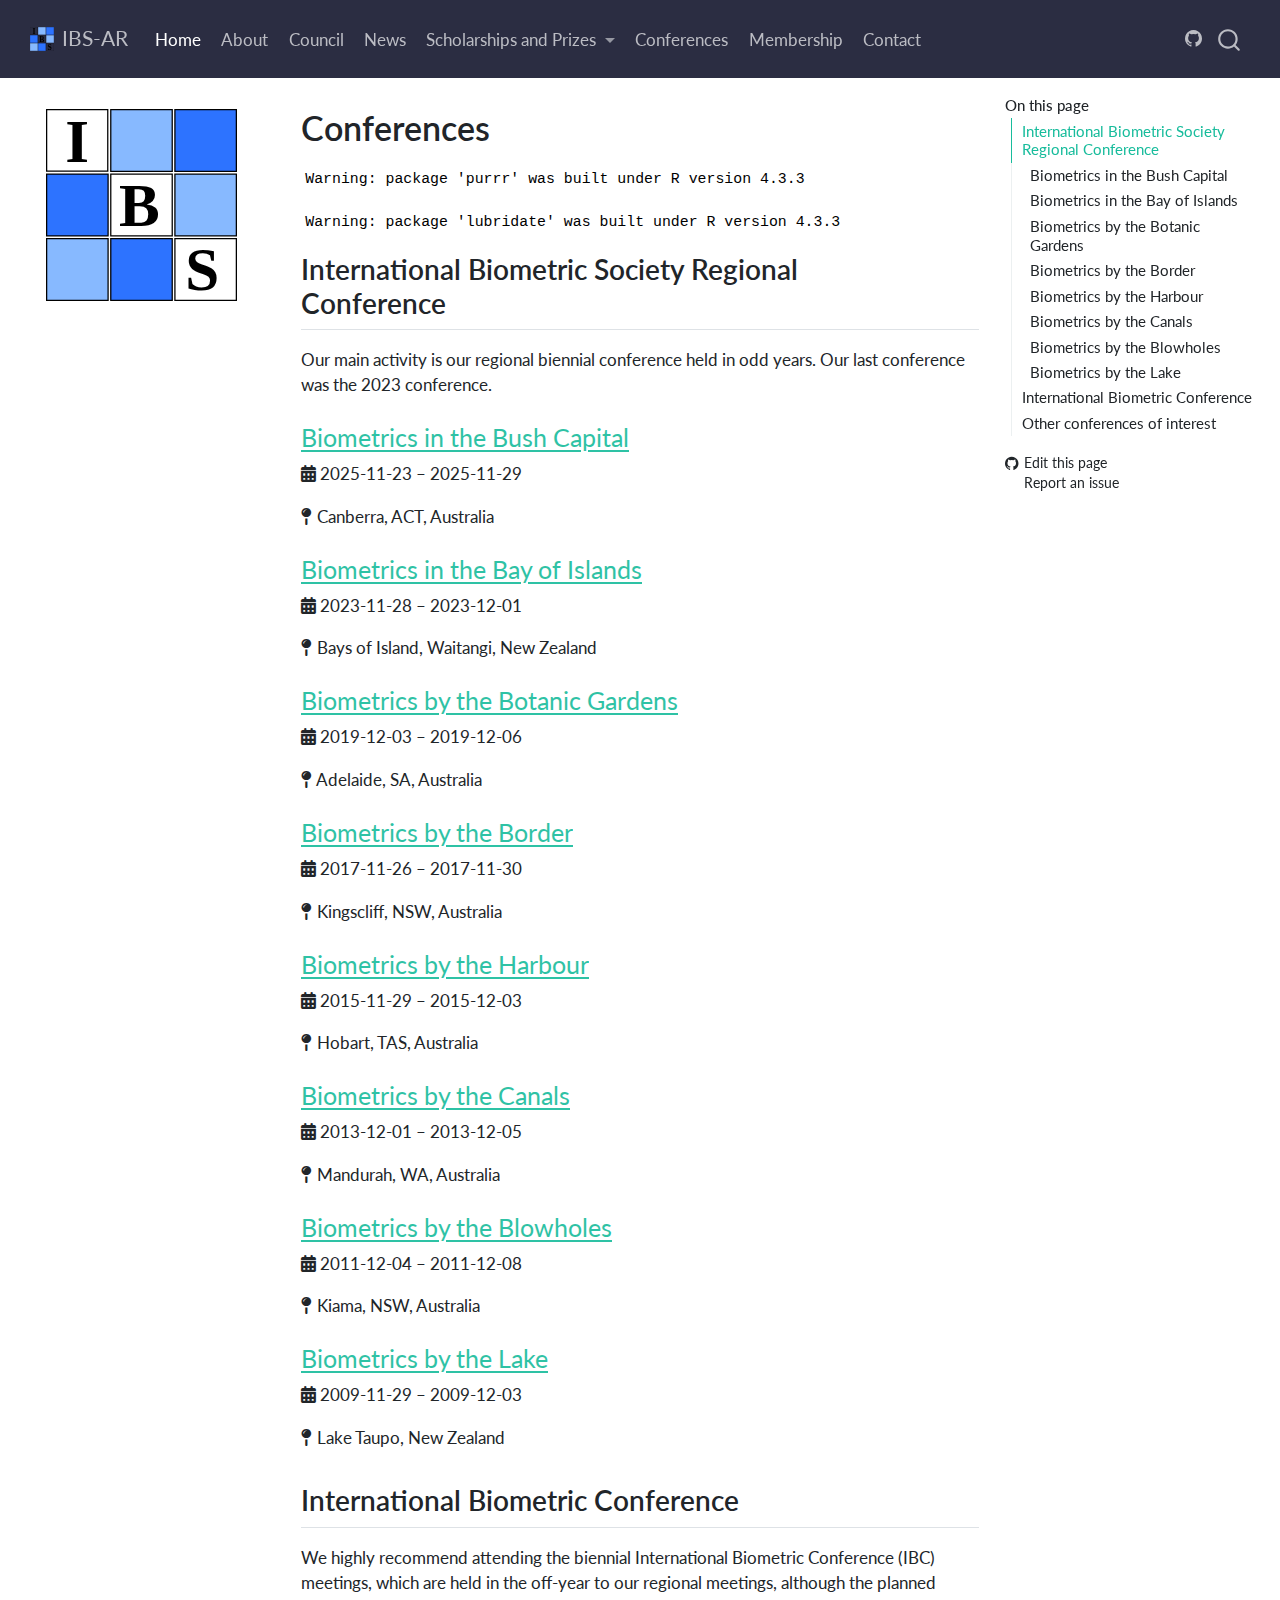
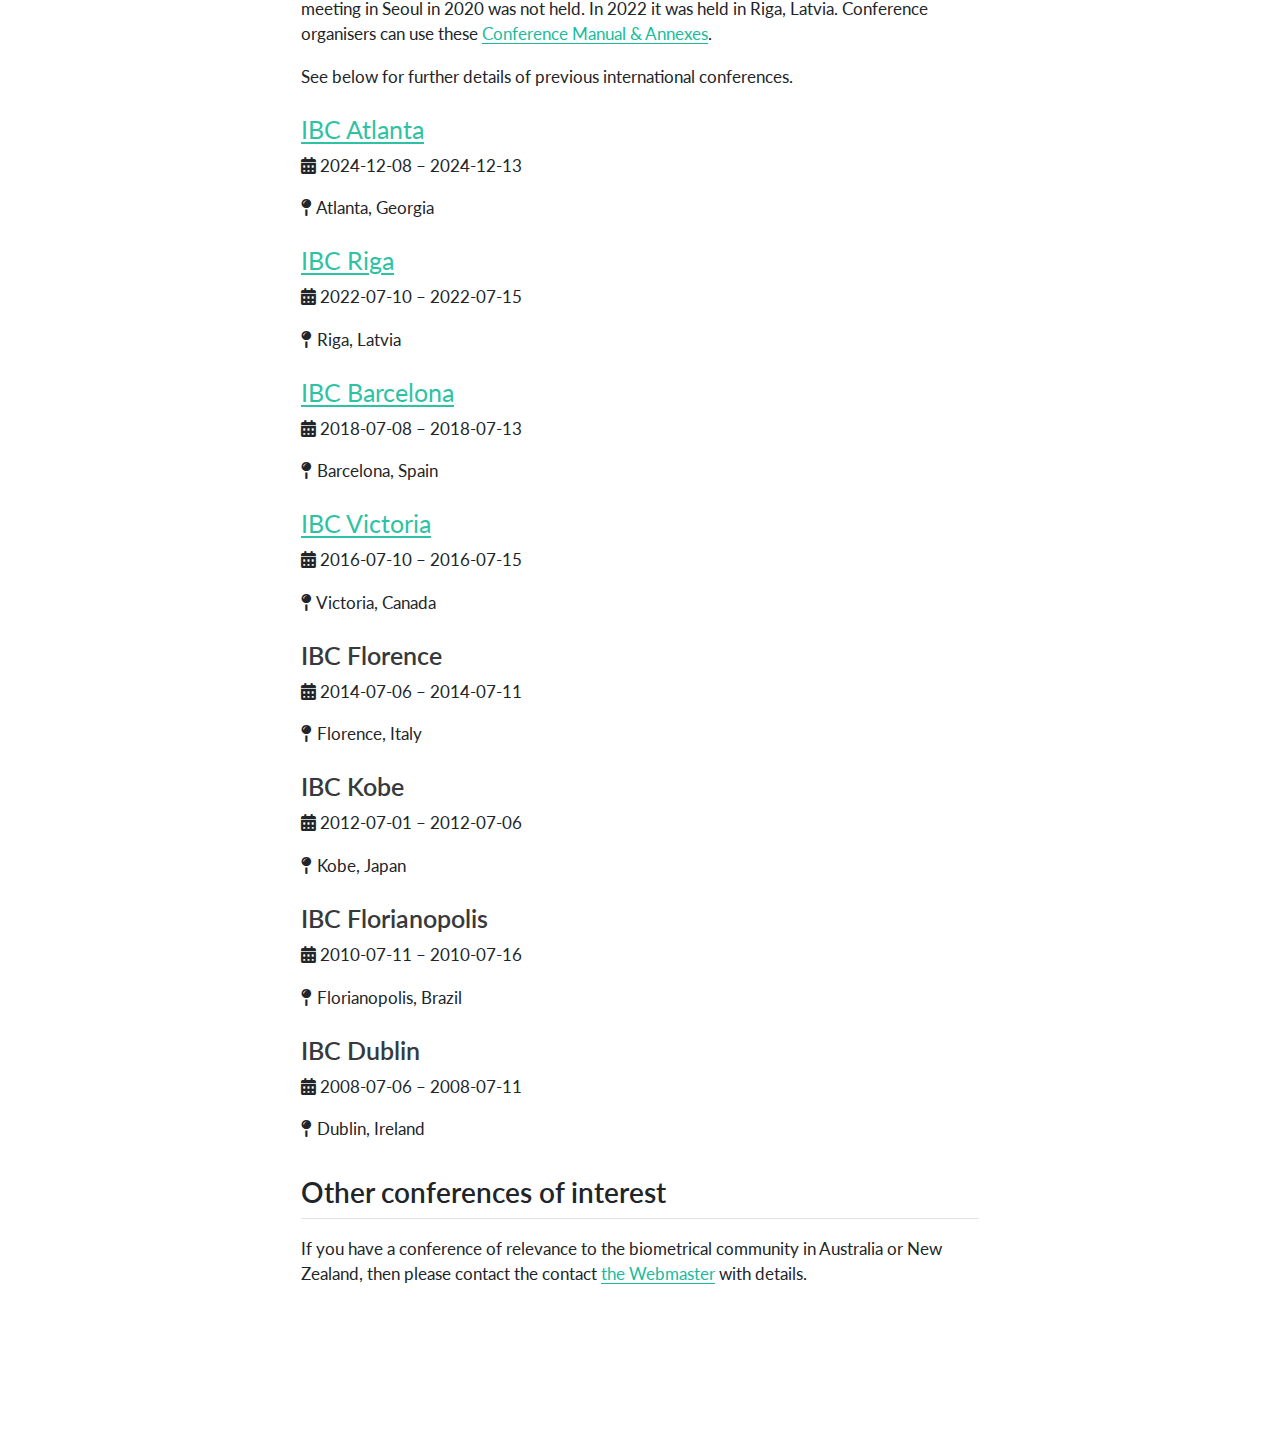
<file: conferences.html>
<!DOCTYPE html>
<html xmlns="http://www.w3.org/1999/xhtml" lang="en" xml:lang="en"><head>

<meta charset="utf-8">
<meta name="generator" content="quarto-1.6.39">

<meta name="viewport" content="width=device-width, initial-scale=1.0, user-scalable=yes">


<title>Conferences – IBS-AR</title>
<style>
code{white-space: pre-wrap;}
span.smallcaps{font-variant: small-caps;}
div.columns{display: flex; gap: min(4vw, 1.5em);}
div.column{flex: auto; overflow-x: auto;}
div.hanging-indent{margin-left: 1.5em; text-indent: -1.5em;}
ul.task-list{list-style: none;}
ul.task-list li input[type="checkbox"] {
  width: 0.8em;
  margin: 0 0.8em 0.2em -1em; /* quarto-specific, see https://github.com/quarto-dev/quarto-cli/issues/4556 */ 
  vertical-align: middle;
}
</style>


<script src="site_libs/quarto-nav/quarto-nav.js"></script>
<script src="site_libs/quarto-nav/headroom.min.js"></script>
<script src="site_libs/clipboard/clipboard.min.js"></script>
<script src="site_libs/quarto-search/autocomplete.umd.js"></script>
<script src="site_libs/quarto-search/fuse.min.js"></script>
<script src="site_libs/quarto-search/quarto-search.js"></script>
<meta name="quarto:offset" content="./">
<link href="./favicon.ico" rel="icon">
<script src="site_libs/quarto-html/quarto.js"></script>
<script src="site_libs/quarto-html/popper.min.js"></script>
<script src="site_libs/quarto-html/tippy.umd.min.js"></script>
<script src="site_libs/quarto-html/anchor.min.js"></script>
<link href="site_libs/quarto-html/tippy.css" rel="stylesheet">
<link href="site_libs/quarto-html/quarto-syntax-highlighting-e26003cea8cd680ca0c55a263523d882.css" rel="stylesheet" id="quarto-text-highlighting-styles">
<script src="site_libs/bootstrap/bootstrap.min.js"></script>
<link href="site_libs/bootstrap/bootstrap-icons.css" rel="stylesheet">
<link href="site_libs/bootstrap/bootstrap-42013c5a908802685c6837c74521e883.min.css" rel="stylesheet" append-hash="true" id="quarto-bootstrap" data-mode="light">
<link href="site_libs/quarto-contrib/fontawesome6-0.1.0/all.css" rel="stylesheet">
<link href="site_libs/quarto-contrib/fontawesome6-0.1.0/latex-fontsize.css" rel="stylesheet">
<script id="quarto-search-options" type="application/json">{
  "location": "navbar",
  "copy-button": false,
  "collapse-after": 3,
  "panel-placement": "end",
  "type": "overlay",
  "limit": 50,
  "keyboard-shortcut": [
    "f",
    "/",
    "s"
  ],
  "show-item-context": false,
  "language": {
    "search-no-results-text": "No results",
    "search-matching-documents-text": "matching documents",
    "search-copy-link-title": "Copy link to search",
    "search-hide-matches-text": "Hide additional matches",
    "search-more-match-text": "more match in this document",
    "search-more-matches-text": "more matches in this document",
    "search-clear-button-title": "Clear",
    "search-text-placeholder": "",
    "search-detached-cancel-button-title": "Cancel",
    "search-submit-button-title": "Submit",
    "search-label": "Search"
  }
}</script>


<link rel="stylesheet" href="styles.css">
</head>

<body class="nav-sidebar floating nav-fixed">

<div id="quarto-search-results"></div>
  <header id="quarto-header" class="headroom fixed-top">
    <nav class="navbar navbar-expand-lg " data-bs-theme="dark">
      <div class="navbar-container container-fluid">
      <div class="navbar-brand-container mx-auto">
    <a href="./index.html" class="navbar-brand navbar-brand-logo">
    <img src="./logo.svg" alt="" class="navbar-logo">
    </a>
    <a class="navbar-brand" href="./index.html">
    <span class="navbar-title">IBS-AR</span>
    </a>
  </div>
            <div id="quarto-search" class="" title="Search"></div>
          <button class="navbar-toggler" type="button" data-bs-toggle="collapse" data-bs-target="#navbarCollapse" aria-controls="navbarCollapse" role="menu" aria-expanded="false" aria-label="Toggle navigation" onclick="if (window.quartoToggleHeadroom) { window.quartoToggleHeadroom(); }">
  <span class="navbar-toggler-icon"></span>
</button>
          <div class="collapse navbar-collapse" id="navbarCollapse">
            <ul class="navbar-nav navbar-nav-scroll me-auto">
  <li class="nav-item">
    <a class="nav-link active" href="./index.html" aria-current="page"> 
<span class="menu-text">Home</span></a>
  </li>  
  <li class="nav-item">
    <a class="nav-link" href="./about.html"> 
<span class="menu-text">About</span></a>
  </li>  
  <li class="nav-item">
    <a class="nav-link" href="./council.html"> 
<span class="menu-text">Council</span></a>
  </li>  
  <li class="nav-item">
    <a class="nav-link" href="./news.html"> 
<span class="menu-text">News</span></a>
  </li>  
  <li class="nav-item dropdown ">
    <a class="nav-link dropdown-toggle" href="#" id="nav-menu-scholarships-and-prizes" role="link" data-bs-toggle="dropdown" aria-expanded="false">
 <span class="menu-text">Scholarships and Prizes</span>
    </a>
    <ul class="dropdown-menu" aria-labelledby="nav-menu-scholarships-and-prizes">    
        <li>
    <a class="dropdown-item" href="./scholarships.html">
 <span class="dropdown-text">Scholarships</span></a>
  </li>  
        <li>
    <a class="dropdown-item" href="./awards.html">
 <span class="dropdown-text">Prizes and awards</span></a>
  </li>  
        <li>
    <a class="dropdown-item" href="./alfaward.html">
 <span class="dropdown-text">Alf Cornish award</span></a>
  </li>  
    </ul>
  </li>
  <li class="nav-item">
    <a class="nav-link" href="./conferences.html"> 
<span class="menu-text">Conferences</span></a>
  </li>  
  <li class="nav-item">
    <a class="nav-link" href="./membership.html"> 
<span class="menu-text">Membership</span></a>
  </li>  
  <li class="nav-item">
    <a class="nav-link" href="./contact.html"> 
<span class="menu-text">Contact</span></a>
  </li>  
</ul>
          </div> <!-- /navcollapse -->
            <div class="quarto-navbar-tools">
    <a href="https://github.com/IBS-AR/IBS-AR.github.io" title="" class="quarto-navigation-tool px-1" aria-label=""><i class="bi bi-github"></i></a>
</div>
      </div> <!-- /container-fluid -->
    </nav>
  <nav class="quarto-secondary-nav">
    <div class="container-fluid d-flex">
      <button type="button" class="quarto-btn-toggle btn" data-bs-toggle="collapse" role="button" data-bs-target=".quarto-sidebar-collapse-item" aria-controls="quarto-sidebar" aria-expanded="false" aria-label="Toggle sidebar navigation" onclick="if (window.quartoToggleHeadroom) { window.quartoToggleHeadroom(); }">
        <i class="bi bi-layout-text-sidebar-reverse"></i>
      </button>
        <nav class="quarto-page-breadcrumbs" aria-label="breadcrumb"><ol class="breadcrumb"><li class="breadcrumb-item">Conferences</li></ol></nav>
        <a class="flex-grow-1" role="navigation" data-bs-toggle="collapse" data-bs-target=".quarto-sidebar-collapse-item" aria-controls="quarto-sidebar" aria-expanded="false" aria-label="Toggle sidebar navigation" onclick="if (window.quartoToggleHeadroom) { window.quartoToggleHeadroom(); }">      
        </a>
    </div>
  </nav>
</header>
<!-- content -->
<div id="quarto-content" class="quarto-container page-columns page-rows-contents page-layout-article page-navbar">
<!-- sidebar -->
  <nav id="quarto-sidebar" class="sidebar collapse collapse-horizontal quarto-sidebar-collapse-item sidebar-navigation floating overflow-auto">
    <div class="pt-lg-2 mt-2 text-left sidebar-header">
      <a href="./index.html" class="sidebar-logo-link">
      <img src="./logo.svg" alt="" class="sidebar-logo py-0 d-lg-inline d-none">
      </a>
      </div>
</nav>
<div id="quarto-sidebar-glass" class="quarto-sidebar-collapse-item" data-bs-toggle="collapse" data-bs-target=".quarto-sidebar-collapse-item"></div>
<!-- margin-sidebar -->
    <div id="quarto-margin-sidebar" class="sidebar margin-sidebar">
        <nav id="TOC" role="doc-toc" class="toc-active">
    <h2 id="toc-title">On this page</h2>
   
  <ul>
  <li><a href="#international-biometric-society-regional-conference" id="toc-international-biometric-society-regional-conference" class="nav-link active" data-scroll-target="#international-biometric-society-regional-conference">International Biometric Society Regional Conference</a>
  <ul class="collapse">
  <li><a href="#biometrics-in-the-bush-capital" id="toc-biometrics-in-the-bush-capital" class="nav-link" data-scroll-target="#biometrics-in-the-bush-capital">Biometrics in the Bush Capital</a></li>
  <li><a href="#biometrics-in-the-bay-of-islands" id="toc-biometrics-in-the-bay-of-islands" class="nav-link" data-scroll-target="#biometrics-in-the-bay-of-islands">Biometrics in the Bay of Islands</a></li>
  <li><a href="#biometrics-by-the-botanic-gardens" id="toc-biometrics-by-the-botanic-gardens" class="nav-link" data-scroll-target="#biometrics-by-the-botanic-gardens">Biometrics by the Botanic Gardens</a></li>
  <li><a href="#biometrics-by-the-border" id="toc-biometrics-by-the-border" class="nav-link" data-scroll-target="#biometrics-by-the-border">Biometrics by the Border</a></li>
  <li><a href="#biometrics-by-the-harbour" id="toc-biometrics-by-the-harbour" class="nav-link" data-scroll-target="#biometrics-by-the-harbour">Biometrics by the Harbour</a></li>
  <li><a href="#biometrics-by-the-canals" id="toc-biometrics-by-the-canals" class="nav-link" data-scroll-target="#biometrics-by-the-canals">Biometrics by the Canals</a></li>
  <li><a href="#biometrics-by-the-blowholes" id="toc-biometrics-by-the-blowholes" class="nav-link" data-scroll-target="#biometrics-by-the-blowholes">Biometrics by the Blowholes</a></li>
  <li><a href="#biometrics-by-the-lake" id="toc-biometrics-by-the-lake" class="nav-link" data-scroll-target="#biometrics-by-the-lake">Biometrics by the Lake</a></li>
  </ul></li>
  <li><a href="#international-biometric-conference" id="toc-international-biometric-conference" class="nav-link" data-scroll-target="#international-biometric-conference">International Biometric Conference</a>
  <ul class="collapse">
  <li><a href="#ibc-atlanta" id="toc-ibc-atlanta" class="nav-link" data-scroll-target="#ibc-atlanta">IBC Atlanta</a></li>
  <li><a href="#ibc-riga" id="toc-ibc-riga" class="nav-link" data-scroll-target="#ibc-riga">IBC Riga</a></li>
  <li><a href="#ibc-barcelona" id="toc-ibc-barcelona" class="nav-link" data-scroll-target="#ibc-barcelona">IBC Barcelona</a></li>
  <li><a href="#ibc-victoria" id="toc-ibc-victoria" class="nav-link" data-scroll-target="#ibc-victoria">IBC Victoria</a></li>
  <li><a href="#ibc-florence" id="toc-ibc-florence" class="nav-link" data-scroll-target="#ibc-florence">IBC Florence</a></li>
  <li><a href="#ibc-kobe" id="toc-ibc-kobe" class="nav-link" data-scroll-target="#ibc-kobe">IBC Kobe</a></li>
  <li><a href="#ibc-florianopolis" id="toc-ibc-florianopolis" class="nav-link" data-scroll-target="#ibc-florianopolis">IBC Florianopolis</a></li>
  <li><a href="#ibc-dublin" id="toc-ibc-dublin" class="nav-link" data-scroll-target="#ibc-dublin">IBC Dublin</a></li>
  </ul></li>
  <li><a href="#other-conferences-of-interest" id="toc-other-conferences-of-interest" class="nav-link" data-scroll-target="#other-conferences-of-interest">Other conferences of interest</a></li>
  </ul>
<div class="toc-actions"><ul><li><a href="https://github.com/IBS-AR/IBS-AR.github.io/edit/main/conferences.qmd" class="toc-action"><i class="bi bi-github"></i>Edit this page</a></li><li><a href="https://github.com/IBS-AR/IBS-AR.github.io/issues/new" class="toc-action"><i class="bi empty"></i>Report an issue</a></li></ul></div></nav>
    </div>
<!-- main -->
<main class="content" id="quarto-document-content">

<header id="title-block-header" class="quarto-title-block default">
<div class="quarto-title">
<h1 class="title">Conferences</h1>
</div>



<div class="quarto-title-meta">

    
  
    
  </div>
  


</header>


<div class="cell">
<div class="cell-output cell-output-stderr">
<pre><code>Warning: package 'purrr' was built under R version 4.3.3</code></pre>
</div>
<div class="cell-output cell-output-stderr">
<pre><code>Warning: package 'lubridate' was built under R version 4.3.3</code></pre>
</div>
</div>
<section id="international-biometric-society-regional-conference" class="level2">
<h2 class="anchored" data-anchor-id="international-biometric-society-regional-conference">International Biometric Society Regional Conference</h2>
<p>Our main activity is our regional biennial conference held in odd years. Our last conference was the 2023 conference.</p>
<section id="biometrics-in-the-bush-capital" class="level3">
<h3 class="anchored" data-anchor-id="biometrics-in-the-bush-capital"><a href="https://ibs-ar.github.io/conference2025/">Biometrics in the Bush Capital</a></h3>
<p><i class="fa-solid fa-calendar-alt" aria-label="calendar-alt"></i> 2025-11-23 – 2025-11-29</p>
<p><i class="fa-solid fa-map-pin" aria-label="map-pin"></i> Canberra, ACT, Australia</p>
</section>
<section id="biometrics-in-the-bay-of-islands" class="level3">
<h3 class="anchored" data-anchor-id="biometrics-in-the-bay-of-islands"><a href="https://biometricsociety.org.au/archive/conferences/boi2023/index.html">Biometrics in the Bay of Islands</a></h3>
<p><i class="fa-solid fa-calendar-alt" aria-label="calendar-alt"></i> 2023-11-28 – 2023-12-01</p>
<p><i class="fa-solid fa-map-pin" aria-label="map-pin"></i> Bays of Island, Waitangi, New Zealand</p>
</section>
<section id="biometrics-by-the-botanic-gardens" class="level3">
<h3 class="anchored" data-anchor-id="biometrics-by-the-botanic-gardens"><a href="https://ausbiometric2019.netlify.app/">Biometrics by the Botanic Gardens</a></h3>
<p><i class="fa-solid fa-calendar-alt" aria-label="calendar-alt"></i> 2019-12-03 – 2019-12-06</p>
<p><i class="fa-solid fa-map-pin" aria-label="map-pin"></i> Adelaide, SA, Australia</p>
</section>
<section id="biometrics-by-the-border" class="level3">
<h3 class="anchored" data-anchor-id="biometrics-by-the-border"><a href="https://biometricsociety.org.au/archive/conferences/Kingscliff2017/biometric2017.org/index.html">Biometrics by the Border</a></h3>
<p><i class="fa-solid fa-calendar-alt" aria-label="calendar-alt"></i> 2017-11-26 – 2017-11-30</p>
<p><i class="fa-solid fa-map-pin" aria-label="map-pin"></i> Kingscliff, NSW, Australia</p>
</section>
<section id="biometrics-by-the-harbour" class="level3">
<h3 class="anchored" data-anchor-id="biometrics-by-the-harbour"><a href="https://biometricsociety.org.au/archive/conferences/Hobart2015/index.html">Biometrics by the Harbour</a></h3>
<p><i class="fa-solid fa-calendar-alt" aria-label="calendar-alt"></i> 2015-11-29 – 2015-12-03</p>
<p><i class="fa-solid fa-map-pin" aria-label="map-pin"></i> Hobart, TAS, Australia</p>
</section>
<section id="biometrics-by-the-canals" class="level3">
<h3 class="anchored" data-anchor-id="biometrics-by-the-canals"><a href="https://biometricsociety.org.au/archive/conferences/Mandurah2013/index.html">Biometrics by the Canals</a></h3>
<p><i class="fa-solid fa-calendar-alt" aria-label="calendar-alt"></i> 2013-12-01 – 2013-12-05</p>
<p><i class="fa-solid fa-map-pin" aria-label="map-pin"></i> Mandurah, WA, Australia</p>
</section>
<section id="biometrics-by-the-blowholes" class="level3">
<h3 class="anchored" data-anchor-id="biometrics-by-the-blowholes"><a href="https://biometricsociety.org.au/archive/conferences/kiama2011/index.html">Biometrics by the Blowholes</a></h3>
<p><i class="fa-solid fa-calendar-alt" aria-label="calendar-alt"></i> 2011-12-04 – 2011-12-08</p>
<p><i class="fa-solid fa-map-pin" aria-label="map-pin"></i> Kiama, NSW, Australia</p>
</section>
<section id="biometrics-by-the-lake" class="level3">
<h3 class="anchored" data-anchor-id="biometrics-by-the-lake"><a href="https://biometricsociety.org.au/archive/conferences/Taupo2009ConferenceTimetable.html">Biometrics by the Lake</a></h3>
<p><i class="fa-solid fa-calendar-alt" aria-label="calendar-alt"></i> 2009-11-29 – 2009-12-03</p>
<p><i class="fa-solid fa-map-pin" aria-label="map-pin"></i> Lake Taupo, New Zealand</p>
</section>
</section>
<section id="international-biometric-conference" class="level2">
<h2 class="anchored" data-anchor-id="international-biometric-conference">International Biometric Conference</h2>
<p>We highly recommend attending the biennial International Biometric Conference (IBC) meetings, which are held in the off-year to our regional meetings, although the planned meeting in Seoul in 2020 was not held. In 2022 it was held in Riga, Latvia. Conference organisers can use these <a href="https://www.biometricsociety.org/international-biometrics-conference-manual-and-annexes">Conference Manual &amp; Annexes</a>.</p>
<p>See below for further details of previous international conferences.</p>
<section id="ibc-atlanta" class="level3">
<h3 class="anchored" data-anchor-id="ibc-atlanta"><a href="https://www.ibc2024.org/home">IBC Atlanta</a></h3>
<p><i class="fa-solid fa-calendar-alt" aria-label="calendar-alt"></i> 2024-12-08 – 2024-12-13</p>
<p><i class="fa-solid fa-map-pin" aria-label="map-pin"></i> Atlanta, Georgia</p>
</section>
<section id="ibc-riga" class="level3">
<h3 class="anchored" data-anchor-id="ibc-riga"><a href="https://www.ibc2022.org/home">IBC Riga</a></h3>
<p><i class="fa-solid fa-calendar-alt" aria-label="calendar-alt"></i> 2022-07-10 – 2022-07-15</p>
<p><i class="fa-solid fa-map-pin" aria-label="map-pin"></i> Riga, Latvia</p>
</section>
<section id="ibc-barcelona" class="level3">
<h3 class="anchored" data-anchor-id="ibc-barcelona"><a href="https://2018.biometricconference.org/">IBC Barcelona</a></h3>
<p><i class="fa-solid fa-calendar-alt" aria-label="calendar-alt"></i> 2018-07-08 – 2018-07-13</p>
<p><i class="fa-solid fa-map-pin" aria-label="map-pin"></i> Barcelona, Spain</p>
</section>
<section id="ibc-victoria" class="level3">
<h3 class="anchored" data-anchor-id="ibc-victoria"><a href="https://2016.biometricconference.org/">IBC Victoria</a></h3>
<p><i class="fa-solid fa-calendar-alt" aria-label="calendar-alt"></i> 2016-07-10 – 2016-07-15</p>
<p><i class="fa-solid fa-map-pin" aria-label="map-pin"></i> Victoria, Canada</p>
</section>
<section id="ibc-florence" class="level3">
<h3 class="anchored" data-anchor-id="ibc-florence">IBC Florence</h3>
<p><i class="fa-solid fa-calendar-alt" aria-label="calendar-alt"></i> 2014-07-06 – 2014-07-11</p>
<p><i class="fa-solid fa-map-pin" aria-label="map-pin"></i> Florence, Italy</p>
</section>
<section id="ibc-kobe" class="level3">
<h3 class="anchored" data-anchor-id="ibc-kobe">IBC Kobe</h3>
<p><i class="fa-solid fa-calendar-alt" aria-label="calendar-alt"></i> 2012-07-01 – 2012-07-06</p>
<p><i class="fa-solid fa-map-pin" aria-label="map-pin"></i> Kobe, Japan</p>
</section>
<section id="ibc-florianopolis" class="level3">
<h3 class="anchored" data-anchor-id="ibc-florianopolis">IBC Florianopolis</h3>
<p><i class="fa-solid fa-calendar-alt" aria-label="calendar-alt"></i> 2010-07-11 – 2010-07-16</p>
<p><i class="fa-solid fa-map-pin" aria-label="map-pin"></i> Florianopolis, Brazil</p>
</section>
<section id="ibc-dublin" class="level3">
<h3 class="anchored" data-anchor-id="ibc-dublin">IBC Dublin</h3>
<p><i class="fa-solid fa-calendar-alt" aria-label="calendar-alt"></i> 2008-07-06 – 2008-07-11</p>
<p><i class="fa-solid fa-map-pin" aria-label="map-pin"></i> Dublin, Ireland</p>
</section>
</section>
<section id="other-conferences-of-interest" class="level2">
<h2 class="anchored" data-anchor-id="other-conferences-of-interest">Other conferences of interest</h2>
<p>If you have a conference of relevance to the biometrical community in Australia or New Zealand, then please contact the contact <a href="webmaster@biometricsociety.org.au">the Webmaster</a> with details.</p>


</section>

</main> <!-- /main -->
<script id="quarto-html-after-body" type="application/javascript">
window.document.addEventListener("DOMContentLoaded", function (event) {
  const toggleBodyColorMode = (bsSheetEl) => {
    const mode = bsSheetEl.getAttribute("data-mode");
    const bodyEl = window.document.querySelector("body");
    if (mode === "dark") {
      bodyEl.classList.add("quarto-dark");
      bodyEl.classList.remove("quarto-light");
    } else {
      bodyEl.classList.add("quarto-light");
      bodyEl.classList.remove("quarto-dark");
    }
  }
  const toggleBodyColorPrimary = () => {
    const bsSheetEl = window.document.querySelector("link#quarto-bootstrap");
    if (bsSheetEl) {
      toggleBodyColorMode(bsSheetEl);
    }
  }
  toggleBodyColorPrimary();  
  const icon = "";
  const anchorJS = new window.AnchorJS();
  anchorJS.options = {
    placement: 'right',
    icon: icon
  };
  anchorJS.add('.anchored');
  const isCodeAnnotation = (el) => {
    for (const clz of el.classList) {
      if (clz.startsWith('code-annotation-')) {                     
        return true;
      }
    }
    return false;
  }
  const onCopySuccess = function(e) {
    // button target
    const button = e.trigger;
    // don't keep focus
    button.blur();
    // flash "checked"
    button.classList.add('code-copy-button-checked');
    var currentTitle = button.getAttribute("title");
    button.setAttribute("title", "Copied!");
    let tooltip;
    if (window.bootstrap) {
      button.setAttribute("data-bs-toggle", "tooltip");
      button.setAttribute("data-bs-placement", "left");
      button.setAttribute("data-bs-title", "Copied!");
      tooltip = new bootstrap.Tooltip(button, 
        { trigger: "manual", 
          customClass: "code-copy-button-tooltip",
          offset: [0, -8]});
      tooltip.show();    
    }
    setTimeout(function() {
      if (tooltip) {
        tooltip.hide();
        button.removeAttribute("data-bs-title");
        button.removeAttribute("data-bs-toggle");
        button.removeAttribute("data-bs-placement");
      }
      button.setAttribute("title", currentTitle);
      button.classList.remove('code-copy-button-checked');
    }, 1000);
    // clear code selection
    e.clearSelection();
  }
  const getTextToCopy = function(trigger) {
      const codeEl = trigger.previousElementSibling.cloneNode(true);
      for (const childEl of codeEl.children) {
        if (isCodeAnnotation(childEl)) {
          childEl.remove();
        }
      }
      return codeEl.innerText;
  }
  const clipboard = new window.ClipboardJS('.code-copy-button:not([data-in-quarto-modal])', {
    text: getTextToCopy
  });
  clipboard.on('success', onCopySuccess);
  if (window.document.getElementById('quarto-embedded-source-code-modal')) {
    const clipboardModal = new window.ClipboardJS('.code-copy-button[data-in-quarto-modal]', {
      text: getTextToCopy,
      container: window.document.getElementById('quarto-embedded-source-code-modal')
    });
    clipboardModal.on('success', onCopySuccess);
  }
    var localhostRegex = new RegExp(/^(?:http|https):\/\/localhost\:?[0-9]*\//);
    var mailtoRegex = new RegExp(/^mailto:/);
      var filterRegex = new RegExp("https:\/\/biometricsociety\.org\.au");
    var isInternal = (href) => {
        return filterRegex.test(href) || localhostRegex.test(href) || mailtoRegex.test(href);
    }
    // Inspect non-navigation links and adorn them if external
 	var links = window.document.querySelectorAll('a[href]:not(.nav-link):not(.navbar-brand):not(.toc-action):not(.sidebar-link):not(.sidebar-item-toggle):not(.pagination-link):not(.no-external):not([aria-hidden]):not(.dropdown-item):not(.quarto-navigation-tool):not(.about-link)');
    for (var i=0; i<links.length; i++) {
      const link = links[i];
      if (!isInternal(link.href)) {
        // undo the damage that might have been done by quarto-nav.js in the case of
        // links that we want to consider external
        if (link.dataset.originalHref !== undefined) {
          link.href = link.dataset.originalHref;
        }
      }
    }
  function tippyHover(el, contentFn, onTriggerFn, onUntriggerFn) {
    const config = {
      allowHTML: true,
      maxWidth: 500,
      delay: 100,
      arrow: false,
      appendTo: function(el) {
          return el.parentElement;
      },
      interactive: true,
      interactiveBorder: 10,
      theme: 'quarto',
      placement: 'bottom-start',
    };
    if (contentFn) {
      config.content = contentFn;
    }
    if (onTriggerFn) {
      config.onTrigger = onTriggerFn;
    }
    if (onUntriggerFn) {
      config.onUntrigger = onUntriggerFn;
    }
    window.tippy(el, config); 
  }
  const noterefs = window.document.querySelectorAll('a[role="doc-noteref"]');
  for (var i=0; i<noterefs.length; i++) {
    const ref = noterefs[i];
    tippyHover(ref, function() {
      // use id or data attribute instead here
      let href = ref.getAttribute('data-footnote-href') || ref.getAttribute('href');
      try { href = new URL(href).hash; } catch {}
      const id = href.replace(/^#\/?/, "");
      const note = window.document.getElementById(id);
      if (note) {
        return note.innerHTML;
      } else {
        return "";
      }
    });
  }
  const xrefs = window.document.querySelectorAll('a.quarto-xref');
  const processXRef = (id, note) => {
    // Strip column container classes
    const stripColumnClz = (el) => {
      el.classList.remove("page-full", "page-columns");
      if (el.children) {
        for (const child of el.children) {
          stripColumnClz(child);
        }
      }
    }
    stripColumnClz(note)
    if (id === null || id.startsWith('sec-')) {
      // Special case sections, only their first couple elements
      const container = document.createElement("div");
      if (note.children && note.children.length > 2) {
        container.appendChild(note.children[0].cloneNode(true));
        for (let i = 1; i < note.children.length; i++) {
          const child = note.children[i];
          if (child.tagName === "P" && child.innerText === "") {
            continue;
          } else {
            container.appendChild(child.cloneNode(true));
            break;
          }
        }
        if (window.Quarto?.typesetMath) {
          window.Quarto.typesetMath(container);
        }
        return container.innerHTML
      } else {
        if (window.Quarto?.typesetMath) {
          window.Quarto.typesetMath(note);
        }
        return note.innerHTML;
      }
    } else {
      // Remove any anchor links if they are present
      const anchorLink = note.querySelector('a.anchorjs-link');
      if (anchorLink) {
        anchorLink.remove();
      }
      if (window.Quarto?.typesetMath) {
        window.Quarto.typesetMath(note);
      }
      if (note.classList.contains("callout")) {
        return note.outerHTML;
      } else {
        return note.innerHTML;
      }
    }
  }
  for (var i=0; i<xrefs.length; i++) {
    const xref = xrefs[i];
    tippyHover(xref, undefined, function(instance) {
      instance.disable();
      let url = xref.getAttribute('href');
      let hash = undefined; 
      if (url.startsWith('#')) {
        hash = url;
      } else {
        try { hash = new URL(url).hash; } catch {}
      }
      if (hash) {
        const id = hash.replace(/^#\/?/, "");
        const note = window.document.getElementById(id);
        if (note !== null) {
          try {
            const html = processXRef(id, note.cloneNode(true));
            instance.setContent(html);
          } finally {
            instance.enable();
            instance.show();
          }
        } else {
          // See if we can fetch this
          fetch(url.split('#')[0])
          .then(res => res.text())
          .then(html => {
            const parser = new DOMParser();
            const htmlDoc = parser.parseFromString(html, "text/html");
            const note = htmlDoc.getElementById(id);
            if (note !== null) {
              const html = processXRef(id, note);
              instance.setContent(html);
            } 
          }).finally(() => {
            instance.enable();
            instance.show();
          });
        }
      } else {
        // See if we can fetch a full url (with no hash to target)
        // This is a special case and we should probably do some content thinning / targeting
        fetch(url)
        .then(res => res.text())
        .then(html => {
          const parser = new DOMParser();
          const htmlDoc = parser.parseFromString(html, "text/html");
          const note = htmlDoc.querySelector('main.content');
          if (note !== null) {
            // This should only happen for chapter cross references
            // (since there is no id in the URL)
            // remove the first header
            if (note.children.length > 0 && note.children[0].tagName === "HEADER") {
              note.children[0].remove();
            }
            const html = processXRef(null, note);
            instance.setContent(html);
          } 
        }).finally(() => {
          instance.enable();
          instance.show();
        });
      }
    }, function(instance) {
    });
  }
      let selectedAnnoteEl;
      const selectorForAnnotation = ( cell, annotation) => {
        let cellAttr = 'data-code-cell="' + cell + '"';
        let lineAttr = 'data-code-annotation="' +  annotation + '"';
        const selector = 'span[' + cellAttr + '][' + lineAttr + ']';
        return selector;
      }
      const selectCodeLines = (annoteEl) => {
        const doc = window.document;
        const targetCell = annoteEl.getAttribute("data-target-cell");
        const targetAnnotation = annoteEl.getAttribute("data-target-annotation");
        const annoteSpan = window.document.querySelector(selectorForAnnotation(targetCell, targetAnnotation));
        const lines = annoteSpan.getAttribute("data-code-lines").split(",");
        const lineIds = lines.map((line) => {
          return targetCell + "-" + line;
        })
        let top = null;
        let height = null;
        let parent = null;
        if (lineIds.length > 0) {
            //compute the position of the single el (top and bottom and make a div)
            const el = window.document.getElementById(lineIds[0]);
            top = el.offsetTop;
            height = el.offsetHeight;
            parent = el.parentElement.parentElement;
          if (lineIds.length > 1) {
            const lastEl = window.document.getElementById(lineIds[lineIds.length - 1]);
            const bottom = lastEl.offsetTop + lastEl.offsetHeight;
            height = bottom - top;
          }
          if (top !== null && height !== null && parent !== null) {
            // cook up a div (if necessary) and position it 
            let div = window.document.getElementById("code-annotation-line-highlight");
            if (div === null) {
              div = window.document.createElement("div");
              div.setAttribute("id", "code-annotation-line-highlight");
              div.style.position = 'absolute';
              parent.appendChild(div);
            }
            div.style.top = top - 2 + "px";
            div.style.height = height + 4 + "px";
            div.style.left = 0;
            let gutterDiv = window.document.getElementById("code-annotation-line-highlight-gutter");
            if (gutterDiv === null) {
              gutterDiv = window.document.createElement("div");
              gutterDiv.setAttribute("id", "code-annotation-line-highlight-gutter");
              gutterDiv.style.position = 'absolute';
              const codeCell = window.document.getElementById(targetCell);
              const gutter = codeCell.querySelector('.code-annotation-gutter');
              gutter.appendChild(gutterDiv);
            }
            gutterDiv.style.top = top - 2 + "px";
            gutterDiv.style.height = height + 4 + "px";
          }
          selectedAnnoteEl = annoteEl;
        }
      };
      const unselectCodeLines = () => {
        const elementsIds = ["code-annotation-line-highlight", "code-annotation-line-highlight-gutter"];
        elementsIds.forEach((elId) => {
          const div = window.document.getElementById(elId);
          if (div) {
            div.remove();
          }
        });
        selectedAnnoteEl = undefined;
      };
        // Handle positioning of the toggle
    window.addEventListener(
      "resize",
      throttle(() => {
        elRect = undefined;
        if (selectedAnnoteEl) {
          selectCodeLines(selectedAnnoteEl);
        }
      }, 10)
    );
    function throttle(fn, ms) {
    let throttle = false;
    let timer;
      return (...args) => {
        if(!throttle) { // first call gets through
            fn.apply(this, args);
            throttle = true;
        } else { // all the others get throttled
            if(timer) clearTimeout(timer); // cancel #2
            timer = setTimeout(() => {
              fn.apply(this, args);
              timer = throttle = false;
            }, ms);
        }
      };
    }
      // Attach click handler to the DT
      const annoteDls = window.document.querySelectorAll('dt[data-target-cell]');
      for (const annoteDlNode of annoteDls) {
        annoteDlNode.addEventListener('click', (event) => {
          const clickedEl = event.target;
          if (clickedEl !== selectedAnnoteEl) {
            unselectCodeLines();
            const activeEl = window.document.querySelector('dt[data-target-cell].code-annotation-active');
            if (activeEl) {
              activeEl.classList.remove('code-annotation-active');
            }
            selectCodeLines(clickedEl);
            clickedEl.classList.add('code-annotation-active');
          } else {
            // Unselect the line
            unselectCodeLines();
            clickedEl.classList.remove('code-annotation-active');
          }
        });
      }
  const findCites = (el) => {
    const parentEl = el.parentElement;
    if (parentEl) {
      const cites = parentEl.dataset.cites;
      if (cites) {
        return {
          el,
          cites: cites.split(' ')
        };
      } else {
        return findCites(el.parentElement)
      }
    } else {
      return undefined;
    }
  };
  var bibliorefs = window.document.querySelectorAll('a[role="doc-biblioref"]');
  for (var i=0; i<bibliorefs.length; i++) {
    const ref = bibliorefs[i];
    const citeInfo = findCites(ref);
    if (citeInfo) {
      tippyHover(citeInfo.el, function() {
        var popup = window.document.createElement('div');
        citeInfo.cites.forEach(function(cite) {
          var citeDiv = window.document.createElement('div');
          citeDiv.classList.add('hanging-indent');
          citeDiv.classList.add('csl-entry');
          var biblioDiv = window.document.getElementById('ref-' + cite);
          if (biblioDiv) {
            citeDiv.innerHTML = biblioDiv.innerHTML;
          }
          popup.appendChild(citeDiv);
        });
        return popup.innerHTML;
      });
    }
  }
});
</script>
</div> <!-- /content -->




<footer class="footer"><div class="nav-footer"><div class="nav-footer-center"><div class="toc-actions d-sm-block d-md-none"><ul><li><a href="https://github.com/IBS-AR/IBS-AR.github.io/edit/main/conferences.qmd" class="toc-action"><i class="bi bi-github"></i>Edit this page</a></li><li><a href="https://github.com/IBS-AR/IBS-AR.github.io/issues/new" class="toc-action"><i class="bi empty"></i>Report an issue</a></li></ul></div></div></div></footer></body></html>
</file>
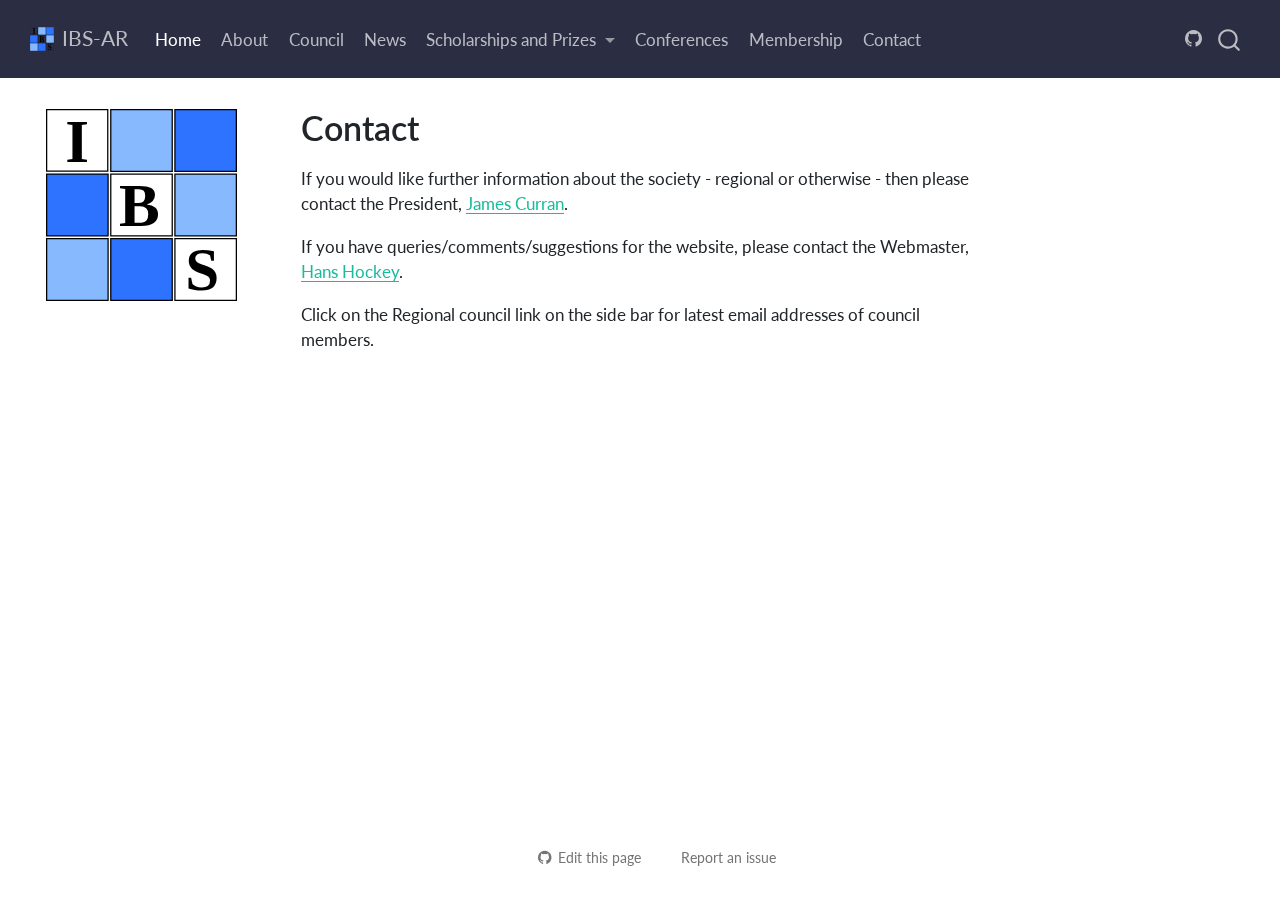
<file: contact.html>
<!DOCTYPE html>
<html xmlns="http://www.w3.org/1999/xhtml" lang="en" xml:lang="en"><head>

<meta charset="utf-8">
<meta name="generator" content="quarto-1.6.39">

<meta name="viewport" content="width=device-width, initial-scale=1.0, user-scalable=yes">


<title>Contact – IBS-AR</title>
<style>
code{white-space: pre-wrap;}
span.smallcaps{font-variant: small-caps;}
div.columns{display: flex; gap: min(4vw, 1.5em);}
div.column{flex: auto; overflow-x: auto;}
div.hanging-indent{margin-left: 1.5em; text-indent: -1.5em;}
ul.task-list{list-style: none;}
ul.task-list li input[type="checkbox"] {
  width: 0.8em;
  margin: 0 0.8em 0.2em -1em; /* quarto-specific, see https://github.com/quarto-dev/quarto-cli/issues/4556 */ 
  vertical-align: middle;
}
</style>


<script src="site_libs/quarto-nav/quarto-nav.js"></script>
<script src="site_libs/quarto-nav/headroom.min.js"></script>
<script src="site_libs/clipboard/clipboard.min.js"></script>
<script src="site_libs/quarto-search/autocomplete.umd.js"></script>
<script src="site_libs/quarto-search/fuse.min.js"></script>
<script src="site_libs/quarto-search/quarto-search.js"></script>
<meta name="quarto:offset" content="./">
<link href="./favicon.ico" rel="icon">
<script src="site_libs/quarto-html/quarto.js"></script>
<script src="site_libs/quarto-html/popper.min.js"></script>
<script src="site_libs/quarto-html/tippy.umd.min.js"></script>
<script src="site_libs/quarto-html/anchor.min.js"></script>
<link href="site_libs/quarto-html/tippy.css" rel="stylesheet">
<link href="site_libs/quarto-html/quarto-syntax-highlighting-e26003cea8cd680ca0c55a263523d882.css" rel="stylesheet" id="quarto-text-highlighting-styles">
<script src="site_libs/bootstrap/bootstrap.min.js"></script>
<link href="site_libs/bootstrap/bootstrap-icons.css" rel="stylesheet">
<link href="site_libs/bootstrap/bootstrap-42013c5a908802685c6837c74521e883.min.css" rel="stylesheet" append-hash="true" id="quarto-bootstrap" data-mode="light">
<script id="quarto-search-options" type="application/json">{
  "location": "navbar",
  "copy-button": false,
  "collapse-after": 3,
  "panel-placement": "end",
  "type": "overlay",
  "limit": 50,
  "keyboard-shortcut": [
    "f",
    "/",
    "s"
  ],
  "show-item-context": false,
  "language": {
    "search-no-results-text": "No results",
    "search-matching-documents-text": "matching documents",
    "search-copy-link-title": "Copy link to search",
    "search-hide-matches-text": "Hide additional matches",
    "search-more-match-text": "more match in this document",
    "search-more-matches-text": "more matches in this document",
    "search-clear-button-title": "Clear",
    "search-text-placeholder": "",
    "search-detached-cancel-button-title": "Cancel",
    "search-submit-button-title": "Submit",
    "search-label": "Search"
  }
}</script>


<link rel="stylesheet" href="styles.css">
</head>

<body class="nav-sidebar floating nav-fixed">

<div id="quarto-search-results"></div>
  <header id="quarto-header" class="headroom fixed-top">
    <nav class="navbar navbar-expand-lg " data-bs-theme="dark">
      <div class="navbar-container container-fluid">
      <div class="navbar-brand-container mx-auto">
    <a href="./index.html" class="navbar-brand navbar-brand-logo">
    <img src="./logo.svg" alt="" class="navbar-logo">
    </a>
    <a class="navbar-brand" href="./index.html">
    <span class="navbar-title">IBS-AR</span>
    </a>
  </div>
            <div id="quarto-search" class="" title="Search"></div>
          <button class="navbar-toggler" type="button" data-bs-toggle="collapse" data-bs-target="#navbarCollapse" aria-controls="navbarCollapse" role="menu" aria-expanded="false" aria-label="Toggle navigation" onclick="if (window.quartoToggleHeadroom) { window.quartoToggleHeadroom(); }">
  <span class="navbar-toggler-icon"></span>
</button>
          <div class="collapse navbar-collapse" id="navbarCollapse">
            <ul class="navbar-nav navbar-nav-scroll me-auto">
  <li class="nav-item">
    <a class="nav-link active" href="./index.html" aria-current="page"> 
<span class="menu-text">Home</span></a>
  </li>  
  <li class="nav-item">
    <a class="nav-link" href="./about.html"> 
<span class="menu-text">About</span></a>
  </li>  
  <li class="nav-item">
    <a class="nav-link" href="./council.html"> 
<span class="menu-text">Council</span></a>
  </li>  
  <li class="nav-item">
    <a class="nav-link" href="./news.html"> 
<span class="menu-text">News</span></a>
  </li>  
  <li class="nav-item dropdown ">
    <a class="nav-link dropdown-toggle" href="#" id="nav-menu-scholarships-and-prizes" role="link" data-bs-toggle="dropdown" aria-expanded="false">
 <span class="menu-text">Scholarships and Prizes</span>
    </a>
    <ul class="dropdown-menu" aria-labelledby="nav-menu-scholarships-and-prizes">    
        <li>
    <a class="dropdown-item" href="./scholarships.html">
 <span class="dropdown-text">Scholarships</span></a>
  </li>  
        <li>
    <a class="dropdown-item" href="./awards.html">
 <span class="dropdown-text">Prizes and awards</span></a>
  </li>  
        <li>
    <a class="dropdown-item" href="./alfaward.html">
 <span class="dropdown-text">Alf Cornish award</span></a>
  </li>  
    </ul>
  </li>
  <li class="nav-item">
    <a class="nav-link" href="./conferences.html"> 
<span class="menu-text">Conferences</span></a>
  </li>  
  <li class="nav-item">
    <a class="nav-link" href="./membership.html"> 
<span class="menu-text">Membership</span></a>
  </li>  
  <li class="nav-item">
    <a class="nav-link" href="./contact.html"> 
<span class="menu-text">Contact</span></a>
  </li>  
</ul>
          </div> <!-- /navcollapse -->
            <div class="quarto-navbar-tools">
    <a href="https://github.com/IBS-AR/IBS-AR.github.io" title="" class="quarto-navigation-tool px-1" aria-label=""><i class="bi bi-github"></i></a>
</div>
      </div> <!-- /container-fluid -->
    </nav>
  <nav class="quarto-secondary-nav">
    <div class="container-fluid d-flex">
      <button type="button" class="quarto-btn-toggle btn" data-bs-toggle="collapse" role="button" data-bs-target=".quarto-sidebar-collapse-item" aria-controls="quarto-sidebar" aria-expanded="false" aria-label="Toggle sidebar navigation" onclick="if (window.quartoToggleHeadroom) { window.quartoToggleHeadroom(); }">
        <i class="bi bi-layout-text-sidebar-reverse"></i>
      </button>
        <nav class="quarto-page-breadcrumbs" aria-label="breadcrumb"><ol class="breadcrumb"><li class="breadcrumb-item">Contact</li></ol></nav>
        <a class="flex-grow-1" role="navigation" data-bs-toggle="collapse" data-bs-target=".quarto-sidebar-collapse-item" aria-controls="quarto-sidebar" aria-expanded="false" aria-label="Toggle sidebar navigation" onclick="if (window.quartoToggleHeadroom) { window.quartoToggleHeadroom(); }">      
        </a>
    </div>
  </nav>
</header>
<!-- content -->
<div id="quarto-content" class="quarto-container page-columns page-rows-contents page-layout-article page-navbar">
<!-- sidebar -->
  <nav id="quarto-sidebar" class="sidebar collapse collapse-horizontal quarto-sidebar-collapse-item sidebar-navigation floating overflow-auto">
    <div class="pt-lg-2 mt-2 text-left sidebar-header">
      <a href="./index.html" class="sidebar-logo-link">
      <img src="./logo.svg" alt="" class="sidebar-logo py-0 d-lg-inline d-none">
      </a>
      </div>
</nav>
<div id="quarto-sidebar-glass" class="quarto-sidebar-collapse-item" data-bs-toggle="collapse" data-bs-target=".quarto-sidebar-collapse-item"></div>
<!-- margin-sidebar -->
    <div id="quarto-margin-sidebar" class="sidebar margin-sidebar zindex-bottom">
        
    </div>
<!-- main -->
<main class="content" id="quarto-document-content">

<header id="title-block-header" class="quarto-title-block default">
<div class="quarto-title">
<h1 class="title">Contact</h1>
</div>



<div class="quarto-title-meta">

    
  
    
  </div>
  


</header>


<p>If you would like further information about the society - regional or otherwise - then please contact the President, <a href="mailto:j.curran@auckland.ac.nz?subject=Contact%20from%20IBS-AR%20website">James Curran</a>.</p>
<p>If you have queries/comments/suggestions for the website, please contact the Webmaster, <a href="mailto:webmaster@biometricsociety.org.au?subject=Contact%20from%20IBS-AR%20website">Hans Hockey</a>.</p>
<p>Click on the Regional council link on the side bar for latest email addresses of council members.</p>



</main> <!-- /main -->
<script id="quarto-html-after-body" type="application/javascript">
window.document.addEventListener("DOMContentLoaded", function (event) {
  const toggleBodyColorMode = (bsSheetEl) => {
    const mode = bsSheetEl.getAttribute("data-mode");
    const bodyEl = window.document.querySelector("body");
    if (mode === "dark") {
      bodyEl.classList.add("quarto-dark");
      bodyEl.classList.remove("quarto-light");
    } else {
      bodyEl.classList.add("quarto-light");
      bodyEl.classList.remove("quarto-dark");
    }
  }
  const toggleBodyColorPrimary = () => {
    const bsSheetEl = window.document.querySelector("link#quarto-bootstrap");
    if (bsSheetEl) {
      toggleBodyColorMode(bsSheetEl);
    }
  }
  toggleBodyColorPrimary();  
  const icon = "";
  const anchorJS = new window.AnchorJS();
  anchorJS.options = {
    placement: 'right',
    icon: icon
  };
  anchorJS.add('.anchored');
  const isCodeAnnotation = (el) => {
    for (const clz of el.classList) {
      if (clz.startsWith('code-annotation-')) {                     
        return true;
      }
    }
    return false;
  }
  const onCopySuccess = function(e) {
    // button target
    const button = e.trigger;
    // don't keep focus
    button.blur();
    // flash "checked"
    button.classList.add('code-copy-button-checked');
    var currentTitle = button.getAttribute("title");
    button.setAttribute("title", "Copied!");
    let tooltip;
    if (window.bootstrap) {
      button.setAttribute("data-bs-toggle", "tooltip");
      button.setAttribute("data-bs-placement", "left");
      button.setAttribute("data-bs-title", "Copied!");
      tooltip = new bootstrap.Tooltip(button, 
        { trigger: "manual", 
          customClass: "code-copy-button-tooltip",
          offset: [0, -8]});
      tooltip.show();    
    }
    setTimeout(function() {
      if (tooltip) {
        tooltip.hide();
        button.removeAttribute("data-bs-title");
        button.removeAttribute("data-bs-toggle");
        button.removeAttribute("data-bs-placement");
      }
      button.setAttribute("title", currentTitle);
      button.classList.remove('code-copy-button-checked');
    }, 1000);
    // clear code selection
    e.clearSelection();
  }
  const getTextToCopy = function(trigger) {
      const codeEl = trigger.previousElementSibling.cloneNode(true);
      for (const childEl of codeEl.children) {
        if (isCodeAnnotation(childEl)) {
          childEl.remove();
        }
      }
      return codeEl.innerText;
  }
  const clipboard = new window.ClipboardJS('.code-copy-button:not([data-in-quarto-modal])', {
    text: getTextToCopy
  });
  clipboard.on('success', onCopySuccess);
  if (window.document.getElementById('quarto-embedded-source-code-modal')) {
    const clipboardModal = new window.ClipboardJS('.code-copy-button[data-in-quarto-modal]', {
      text: getTextToCopy,
      container: window.document.getElementById('quarto-embedded-source-code-modal')
    });
    clipboardModal.on('success', onCopySuccess);
  }
    var localhostRegex = new RegExp(/^(?:http|https):\/\/localhost\:?[0-9]*\//);
    var mailtoRegex = new RegExp(/^mailto:/);
      var filterRegex = new RegExp("https:\/\/biometricsociety\.org\.au");
    var isInternal = (href) => {
        return filterRegex.test(href) || localhostRegex.test(href) || mailtoRegex.test(href);
    }
    // Inspect non-navigation links and adorn them if external
 	var links = window.document.querySelectorAll('a[href]:not(.nav-link):not(.navbar-brand):not(.toc-action):not(.sidebar-link):not(.sidebar-item-toggle):not(.pagination-link):not(.no-external):not([aria-hidden]):not(.dropdown-item):not(.quarto-navigation-tool):not(.about-link)');
    for (var i=0; i<links.length; i++) {
      const link = links[i];
      if (!isInternal(link.href)) {
        // undo the damage that might have been done by quarto-nav.js in the case of
        // links that we want to consider external
        if (link.dataset.originalHref !== undefined) {
          link.href = link.dataset.originalHref;
        }
      }
    }
  function tippyHover(el, contentFn, onTriggerFn, onUntriggerFn) {
    const config = {
      allowHTML: true,
      maxWidth: 500,
      delay: 100,
      arrow: false,
      appendTo: function(el) {
          return el.parentElement;
      },
      interactive: true,
      interactiveBorder: 10,
      theme: 'quarto',
      placement: 'bottom-start',
    };
    if (contentFn) {
      config.content = contentFn;
    }
    if (onTriggerFn) {
      config.onTrigger = onTriggerFn;
    }
    if (onUntriggerFn) {
      config.onUntrigger = onUntriggerFn;
    }
    window.tippy(el, config); 
  }
  const noterefs = window.document.querySelectorAll('a[role="doc-noteref"]');
  for (var i=0; i<noterefs.length; i++) {
    const ref = noterefs[i];
    tippyHover(ref, function() {
      // use id or data attribute instead here
      let href = ref.getAttribute('data-footnote-href') || ref.getAttribute('href');
      try { href = new URL(href).hash; } catch {}
      const id = href.replace(/^#\/?/, "");
      const note = window.document.getElementById(id);
      if (note) {
        return note.innerHTML;
      } else {
        return "";
      }
    });
  }
  const xrefs = window.document.querySelectorAll('a.quarto-xref');
  const processXRef = (id, note) => {
    // Strip column container classes
    const stripColumnClz = (el) => {
      el.classList.remove("page-full", "page-columns");
      if (el.children) {
        for (const child of el.children) {
          stripColumnClz(child);
        }
      }
    }
    stripColumnClz(note)
    if (id === null || id.startsWith('sec-')) {
      // Special case sections, only their first couple elements
      const container = document.createElement("div");
      if (note.children && note.children.length > 2) {
        container.appendChild(note.children[0].cloneNode(true));
        for (let i = 1; i < note.children.length; i++) {
          const child = note.children[i];
          if (child.tagName === "P" && child.innerText === "") {
            continue;
          } else {
            container.appendChild(child.cloneNode(true));
            break;
          }
        }
        if (window.Quarto?.typesetMath) {
          window.Quarto.typesetMath(container);
        }
        return container.innerHTML
      } else {
        if (window.Quarto?.typesetMath) {
          window.Quarto.typesetMath(note);
        }
        return note.innerHTML;
      }
    } else {
      // Remove any anchor links if they are present
      const anchorLink = note.querySelector('a.anchorjs-link');
      if (anchorLink) {
        anchorLink.remove();
      }
      if (window.Quarto?.typesetMath) {
        window.Quarto.typesetMath(note);
      }
      if (note.classList.contains("callout")) {
        return note.outerHTML;
      } else {
        return note.innerHTML;
      }
    }
  }
  for (var i=0; i<xrefs.length; i++) {
    const xref = xrefs[i];
    tippyHover(xref, undefined, function(instance) {
      instance.disable();
      let url = xref.getAttribute('href');
      let hash = undefined; 
      if (url.startsWith('#')) {
        hash = url;
      } else {
        try { hash = new URL(url).hash; } catch {}
      }
      if (hash) {
        const id = hash.replace(/^#\/?/, "");
        const note = window.document.getElementById(id);
        if (note !== null) {
          try {
            const html = processXRef(id, note.cloneNode(true));
            instance.setContent(html);
          } finally {
            instance.enable();
            instance.show();
          }
        } else {
          // See if we can fetch this
          fetch(url.split('#')[0])
          .then(res => res.text())
          .then(html => {
            const parser = new DOMParser();
            const htmlDoc = parser.parseFromString(html, "text/html");
            const note = htmlDoc.getElementById(id);
            if (note !== null) {
              const html = processXRef(id, note);
              instance.setContent(html);
            } 
          }).finally(() => {
            instance.enable();
            instance.show();
          });
        }
      } else {
        // See if we can fetch a full url (with no hash to target)
        // This is a special case and we should probably do some content thinning / targeting
        fetch(url)
        .then(res => res.text())
        .then(html => {
          const parser = new DOMParser();
          const htmlDoc = parser.parseFromString(html, "text/html");
          const note = htmlDoc.querySelector('main.content');
          if (note !== null) {
            // This should only happen for chapter cross references
            // (since there is no id in the URL)
            // remove the first header
            if (note.children.length > 0 && note.children[0].tagName === "HEADER") {
              note.children[0].remove();
            }
            const html = processXRef(null, note);
            instance.setContent(html);
          } 
        }).finally(() => {
          instance.enable();
          instance.show();
        });
      }
    }, function(instance) {
    });
  }
      let selectedAnnoteEl;
      const selectorForAnnotation = ( cell, annotation) => {
        let cellAttr = 'data-code-cell="' + cell + '"';
        let lineAttr = 'data-code-annotation="' +  annotation + '"';
        const selector = 'span[' + cellAttr + '][' + lineAttr + ']';
        return selector;
      }
      const selectCodeLines = (annoteEl) => {
        const doc = window.document;
        const targetCell = annoteEl.getAttribute("data-target-cell");
        const targetAnnotation = annoteEl.getAttribute("data-target-annotation");
        const annoteSpan = window.document.querySelector(selectorForAnnotation(targetCell, targetAnnotation));
        const lines = annoteSpan.getAttribute("data-code-lines").split(",");
        const lineIds = lines.map((line) => {
          return targetCell + "-" + line;
        })
        let top = null;
        let height = null;
        let parent = null;
        if (lineIds.length > 0) {
            //compute the position of the single el (top and bottom and make a div)
            const el = window.document.getElementById(lineIds[0]);
            top = el.offsetTop;
            height = el.offsetHeight;
            parent = el.parentElement.parentElement;
          if (lineIds.length > 1) {
            const lastEl = window.document.getElementById(lineIds[lineIds.length - 1]);
            const bottom = lastEl.offsetTop + lastEl.offsetHeight;
            height = bottom - top;
          }
          if (top !== null && height !== null && parent !== null) {
            // cook up a div (if necessary) and position it 
            let div = window.document.getElementById("code-annotation-line-highlight");
            if (div === null) {
              div = window.document.createElement("div");
              div.setAttribute("id", "code-annotation-line-highlight");
              div.style.position = 'absolute';
              parent.appendChild(div);
            }
            div.style.top = top - 2 + "px";
            div.style.height = height + 4 + "px";
            div.style.left = 0;
            let gutterDiv = window.document.getElementById("code-annotation-line-highlight-gutter");
            if (gutterDiv === null) {
              gutterDiv = window.document.createElement("div");
              gutterDiv.setAttribute("id", "code-annotation-line-highlight-gutter");
              gutterDiv.style.position = 'absolute';
              const codeCell = window.document.getElementById(targetCell);
              const gutter = codeCell.querySelector('.code-annotation-gutter');
              gutter.appendChild(gutterDiv);
            }
            gutterDiv.style.top = top - 2 + "px";
            gutterDiv.style.height = height + 4 + "px";
          }
          selectedAnnoteEl = annoteEl;
        }
      };
      const unselectCodeLines = () => {
        const elementsIds = ["code-annotation-line-highlight", "code-annotation-line-highlight-gutter"];
        elementsIds.forEach((elId) => {
          const div = window.document.getElementById(elId);
          if (div) {
            div.remove();
          }
        });
        selectedAnnoteEl = undefined;
      };
        // Handle positioning of the toggle
    window.addEventListener(
      "resize",
      throttle(() => {
        elRect = undefined;
        if (selectedAnnoteEl) {
          selectCodeLines(selectedAnnoteEl);
        }
      }, 10)
    );
    function throttle(fn, ms) {
    let throttle = false;
    let timer;
      return (...args) => {
        if(!throttle) { // first call gets through
            fn.apply(this, args);
            throttle = true;
        } else { // all the others get throttled
            if(timer) clearTimeout(timer); // cancel #2
            timer = setTimeout(() => {
              fn.apply(this, args);
              timer = throttle = false;
            }, ms);
        }
      };
    }
      // Attach click handler to the DT
      const annoteDls = window.document.querySelectorAll('dt[data-target-cell]');
      for (const annoteDlNode of annoteDls) {
        annoteDlNode.addEventListener('click', (event) => {
          const clickedEl = event.target;
          if (clickedEl !== selectedAnnoteEl) {
            unselectCodeLines();
            const activeEl = window.document.querySelector('dt[data-target-cell].code-annotation-active');
            if (activeEl) {
              activeEl.classList.remove('code-annotation-active');
            }
            selectCodeLines(clickedEl);
            clickedEl.classList.add('code-annotation-active');
          } else {
            // Unselect the line
            unselectCodeLines();
            clickedEl.classList.remove('code-annotation-active');
          }
        });
      }
  const findCites = (el) => {
    const parentEl = el.parentElement;
    if (parentEl) {
      const cites = parentEl.dataset.cites;
      if (cites) {
        return {
          el,
          cites: cites.split(' ')
        };
      } else {
        return findCites(el.parentElement)
      }
    } else {
      return undefined;
    }
  };
  var bibliorefs = window.document.querySelectorAll('a[role="doc-biblioref"]');
  for (var i=0; i<bibliorefs.length; i++) {
    const ref = bibliorefs[i];
    const citeInfo = findCites(ref);
    if (citeInfo) {
      tippyHover(citeInfo.el, function() {
        var popup = window.document.createElement('div');
        citeInfo.cites.forEach(function(cite) {
          var citeDiv = window.document.createElement('div');
          citeDiv.classList.add('hanging-indent');
          citeDiv.classList.add('csl-entry');
          var biblioDiv = window.document.getElementById('ref-' + cite);
          if (biblioDiv) {
            citeDiv.innerHTML = biblioDiv.innerHTML;
          }
          popup.appendChild(citeDiv);
        });
        return popup.innerHTML;
      });
    }
  }
});
</script>
</div> <!-- /content -->




<footer class="footer"><div class="nav-footer"><div class="nav-footer-center"><div class="toc-actions"><ul><li><a href="https://github.com/IBS-AR/IBS-AR.github.io/edit/main/contact.qmd" class="toc-action"><i class="bi bi-github"></i>Edit this page</a></li><li><a href="https://github.com/IBS-AR/IBS-AR.github.io/issues/new" class="toc-action"><i class="bi empty"></i>Report an issue</a></li></ul></div></div></div></footer></body></html>
</file>
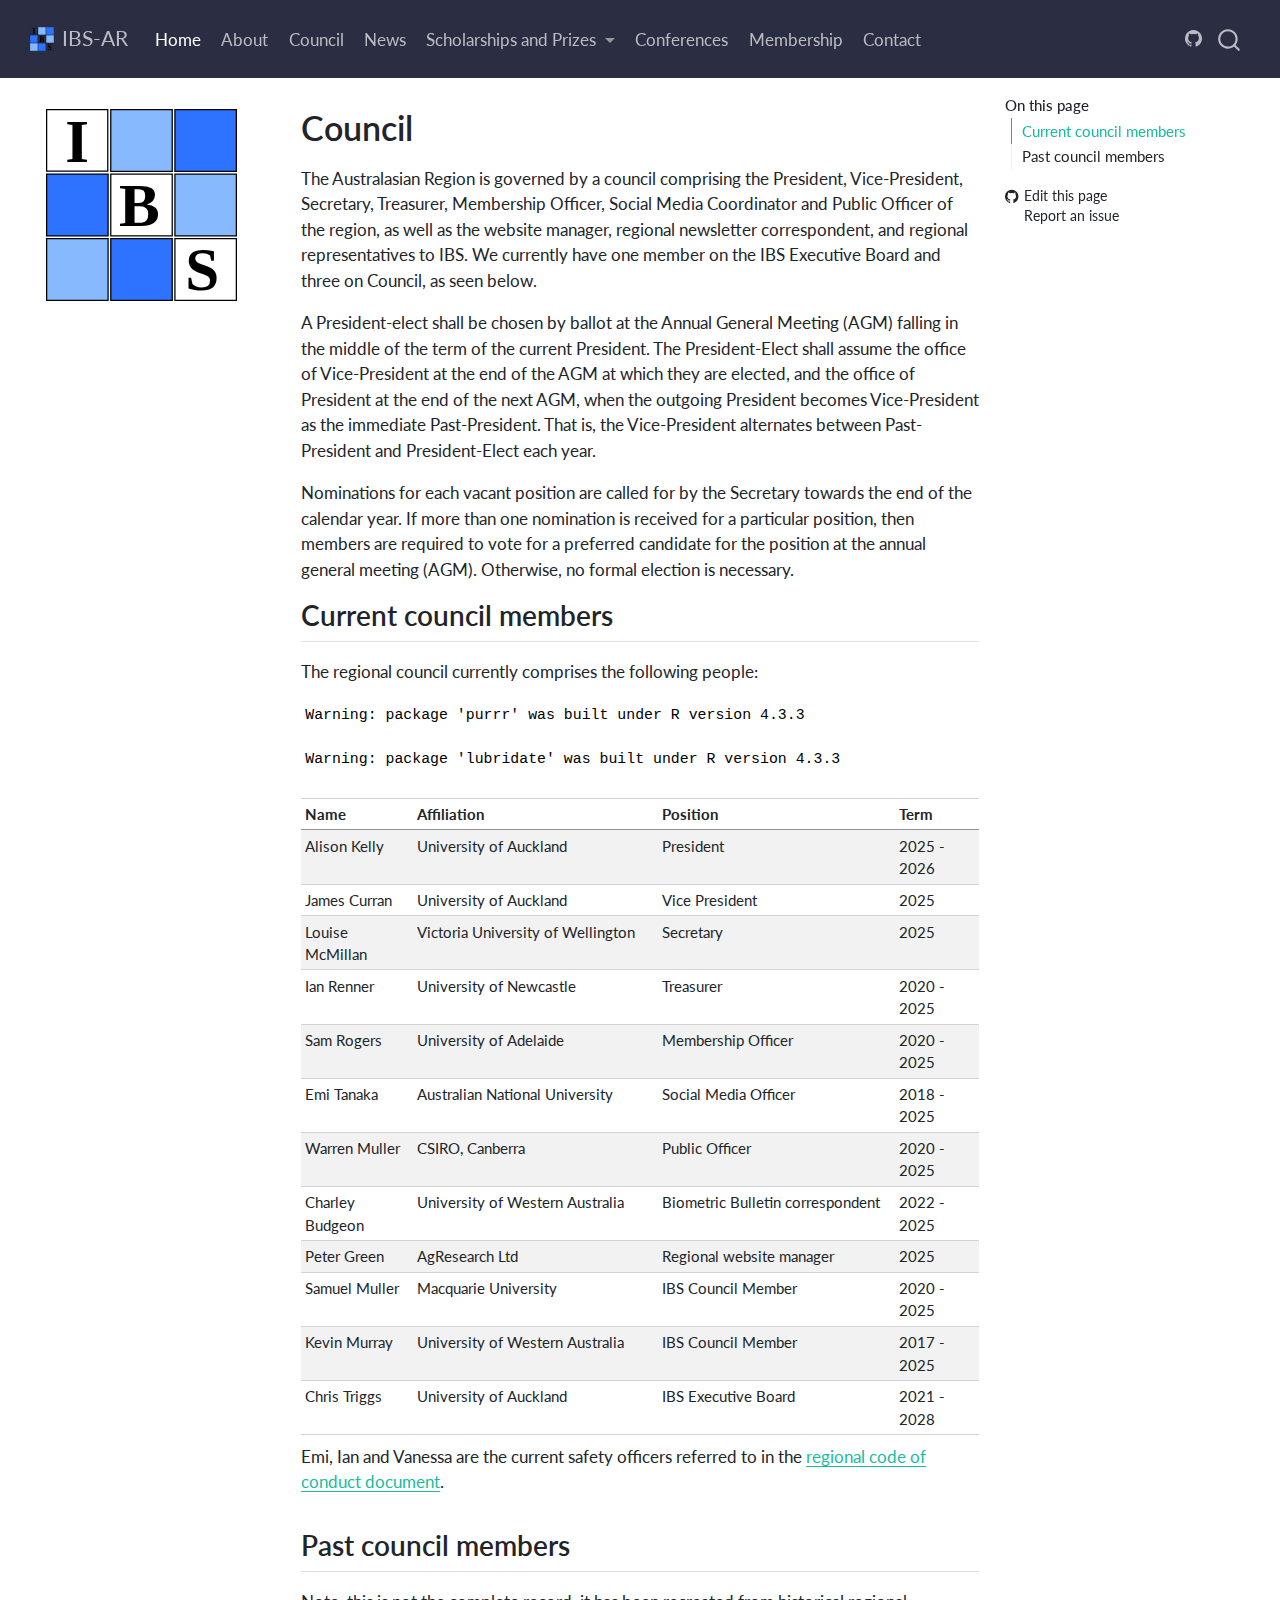
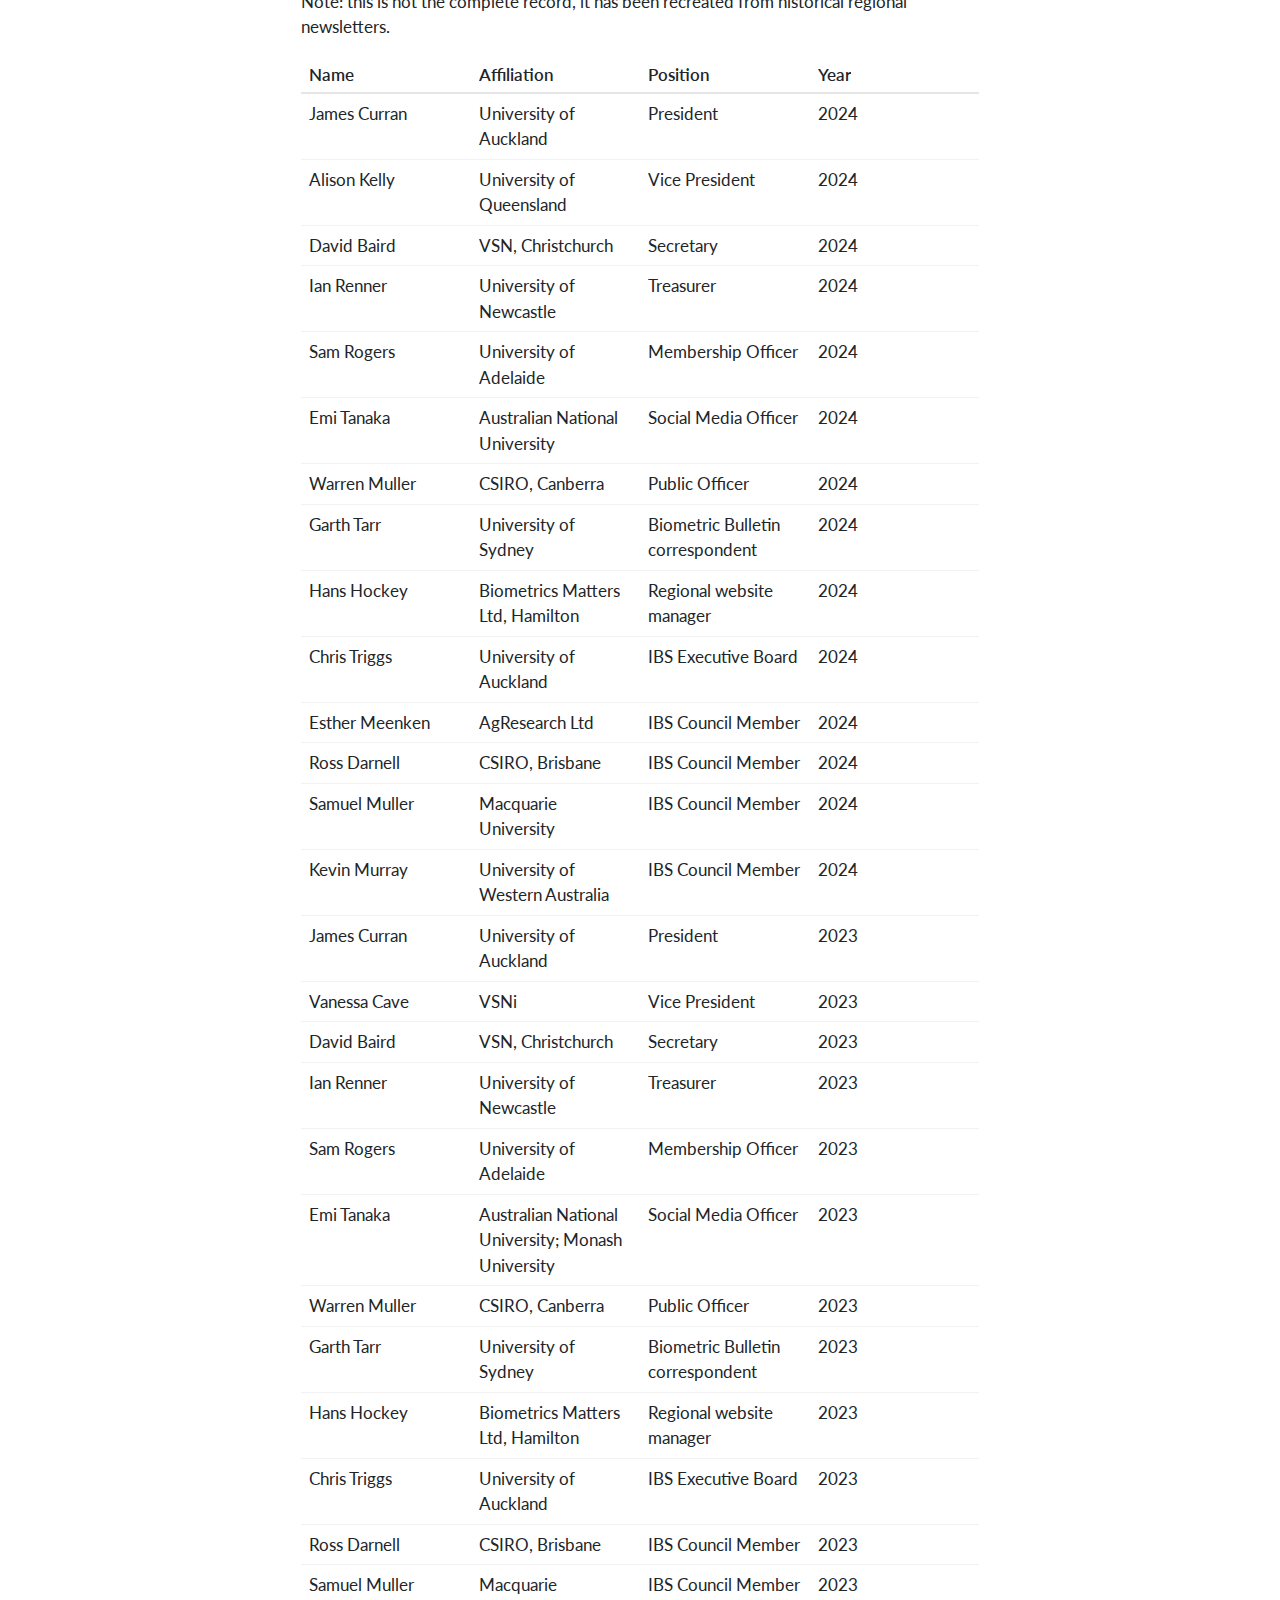
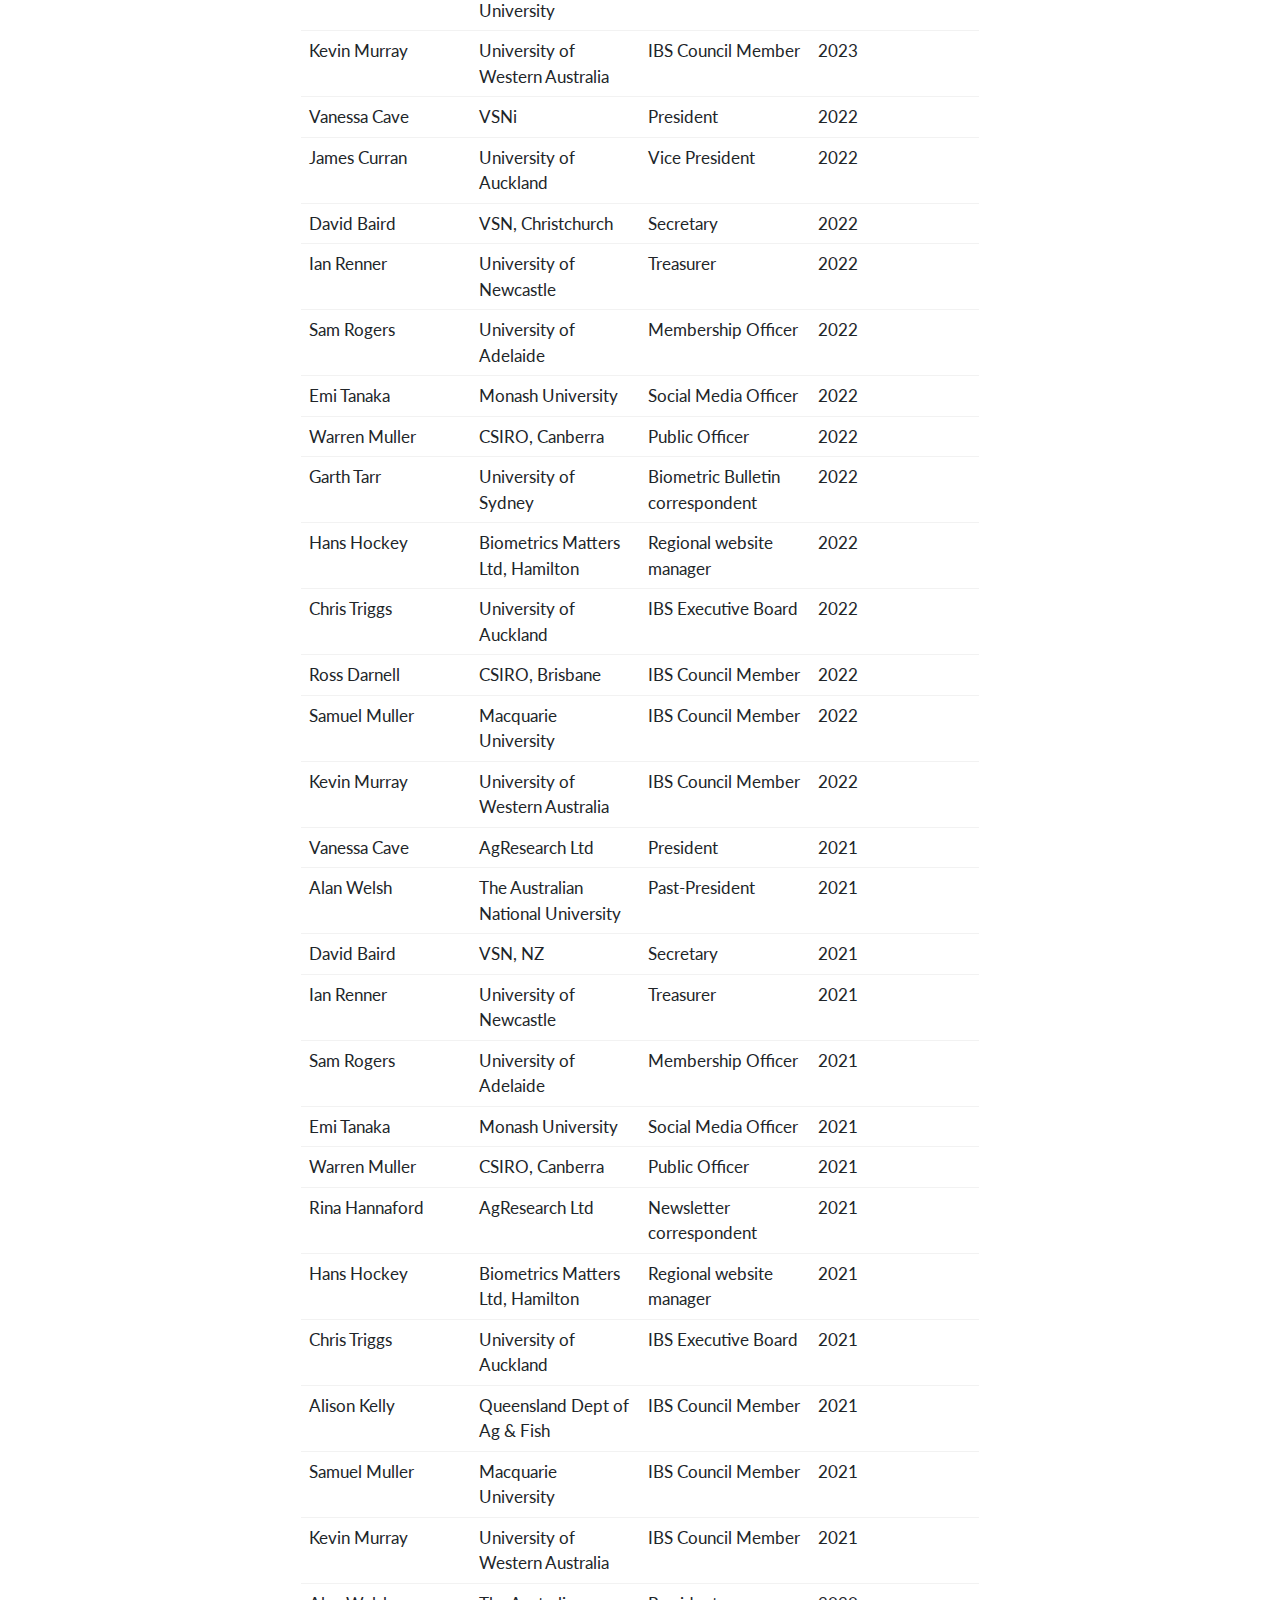
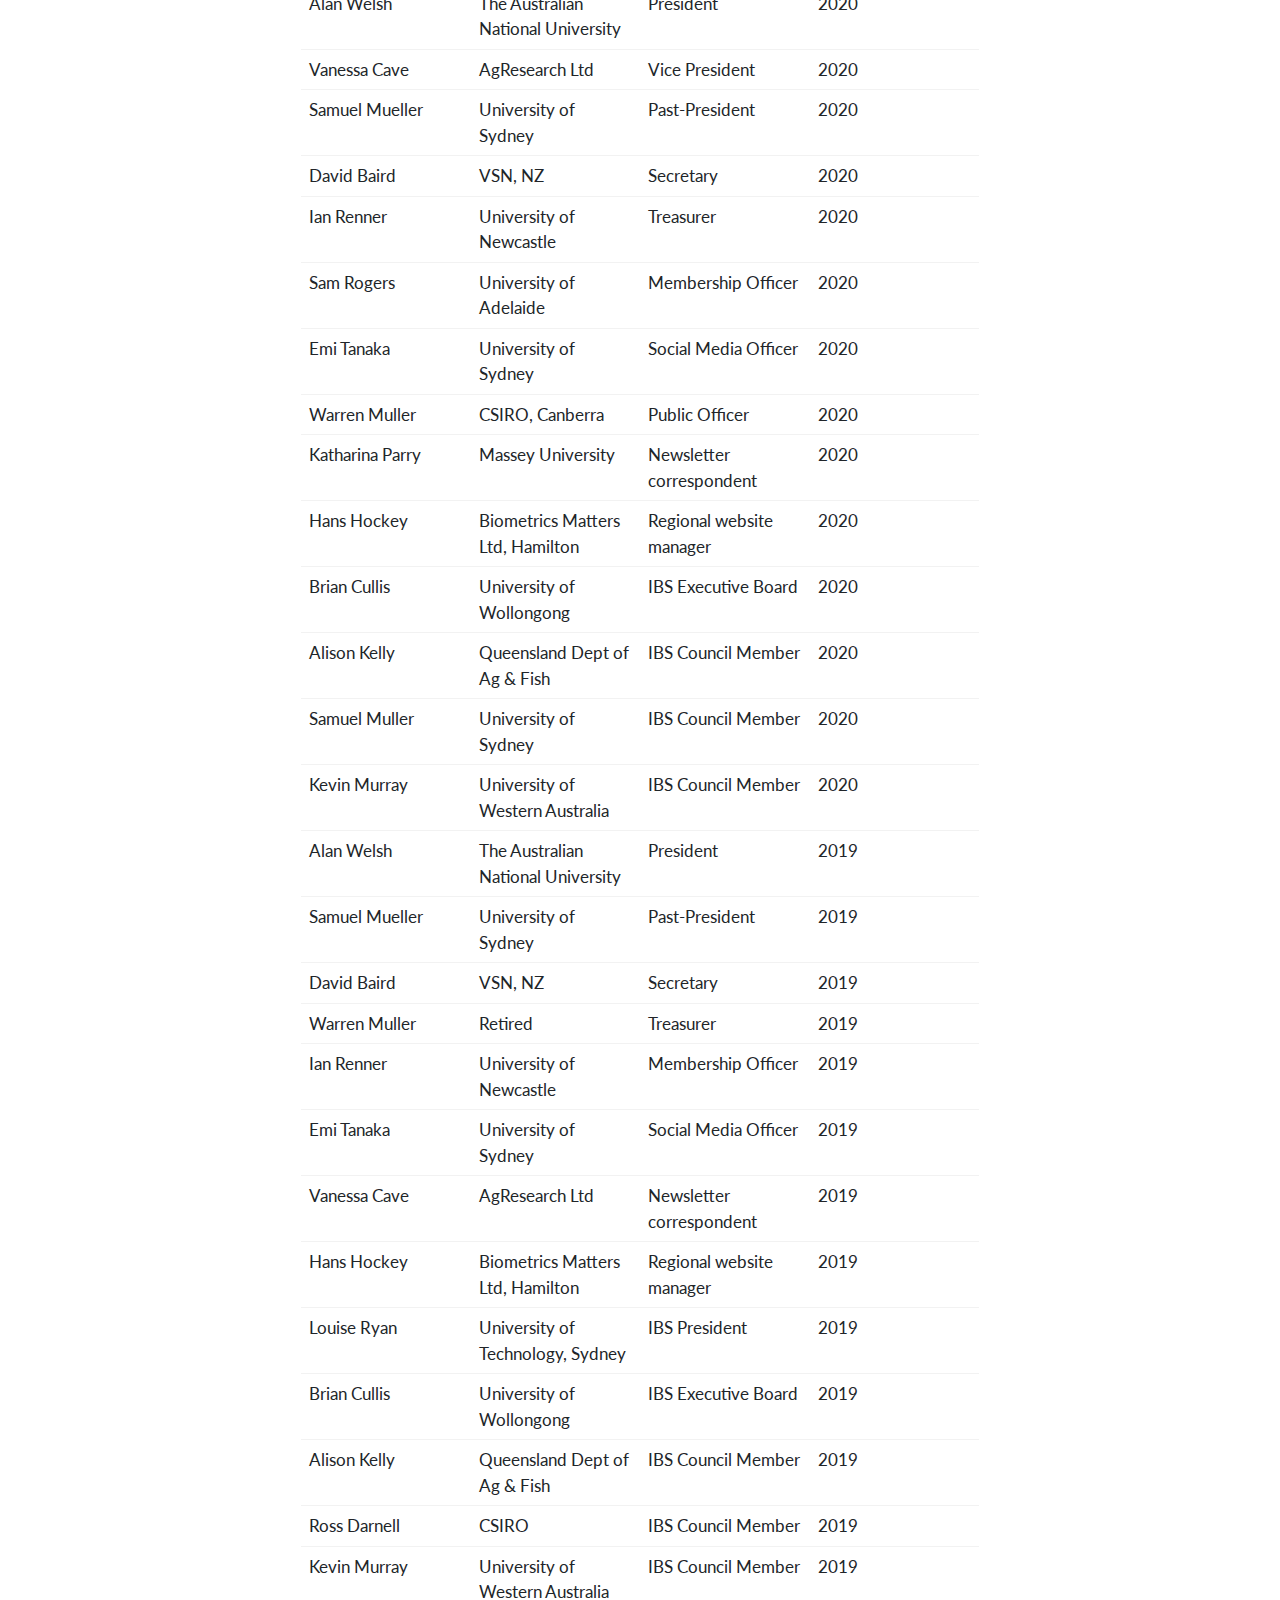
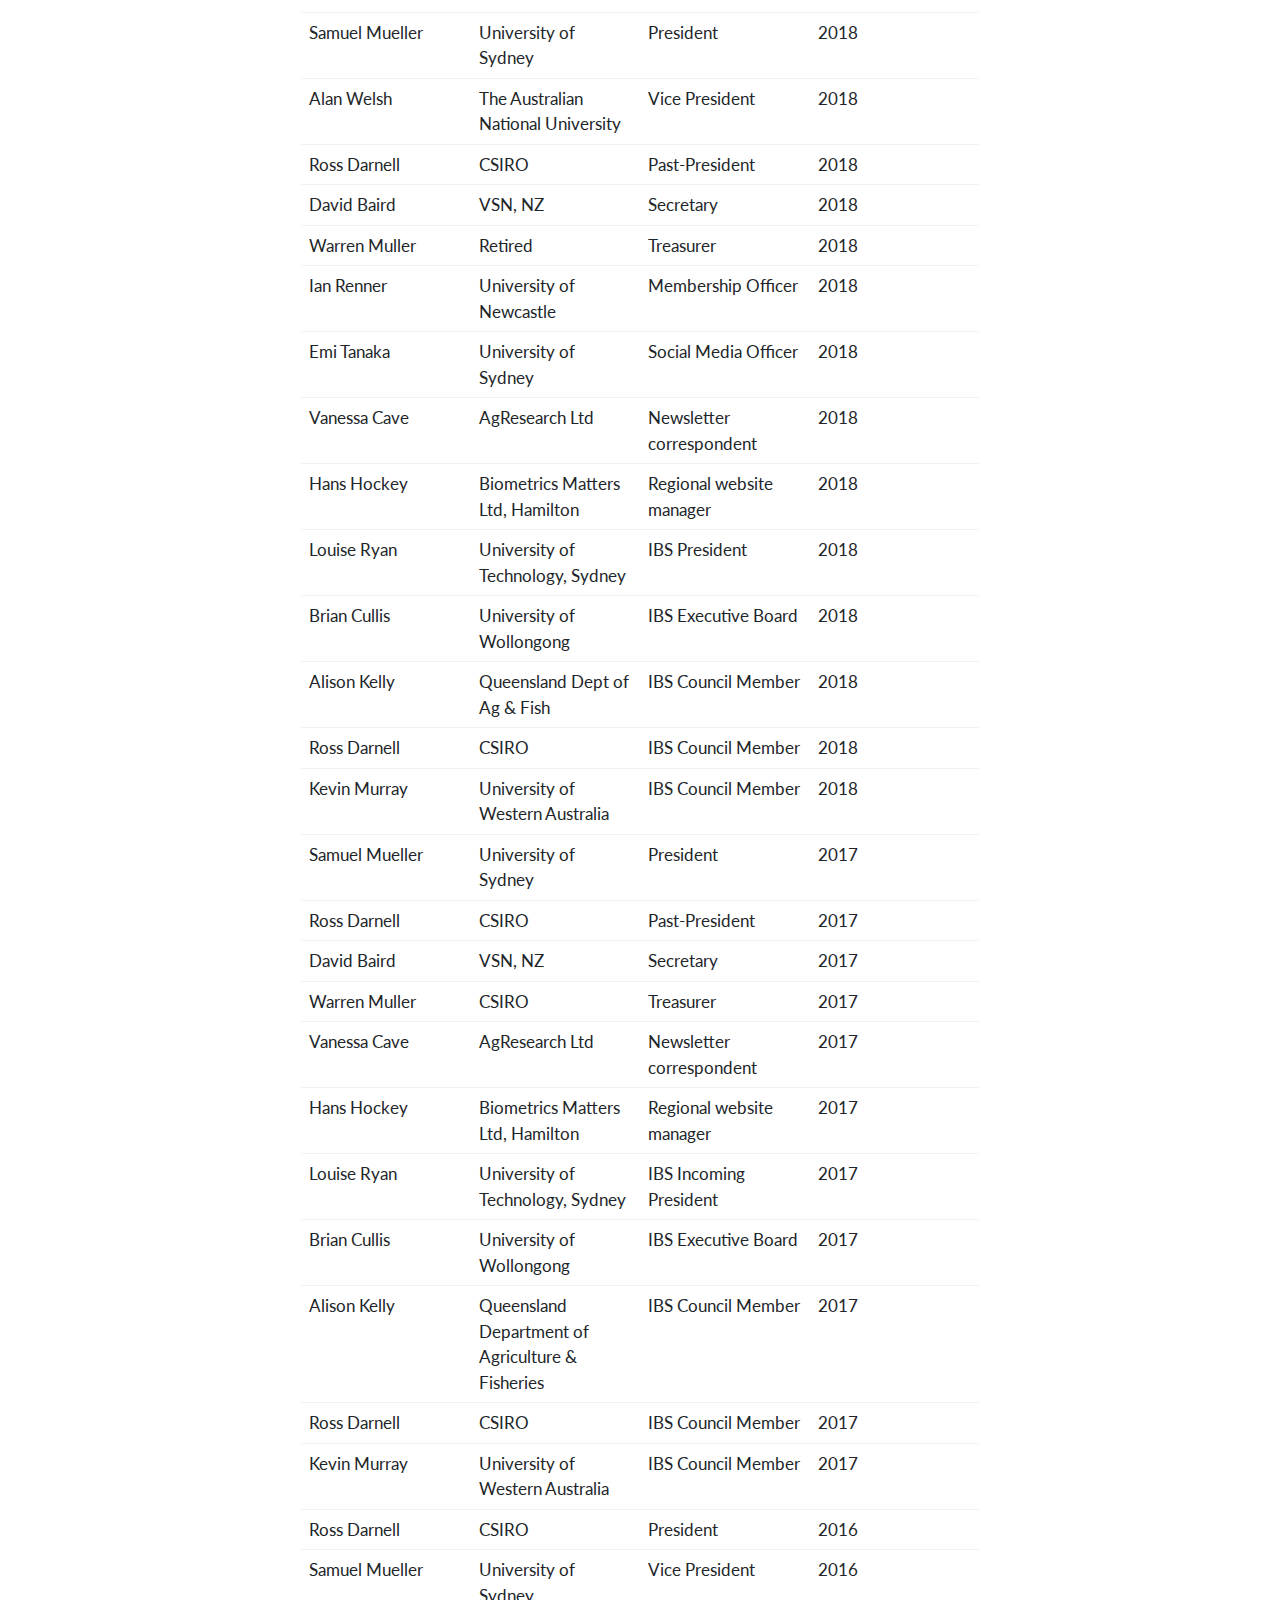
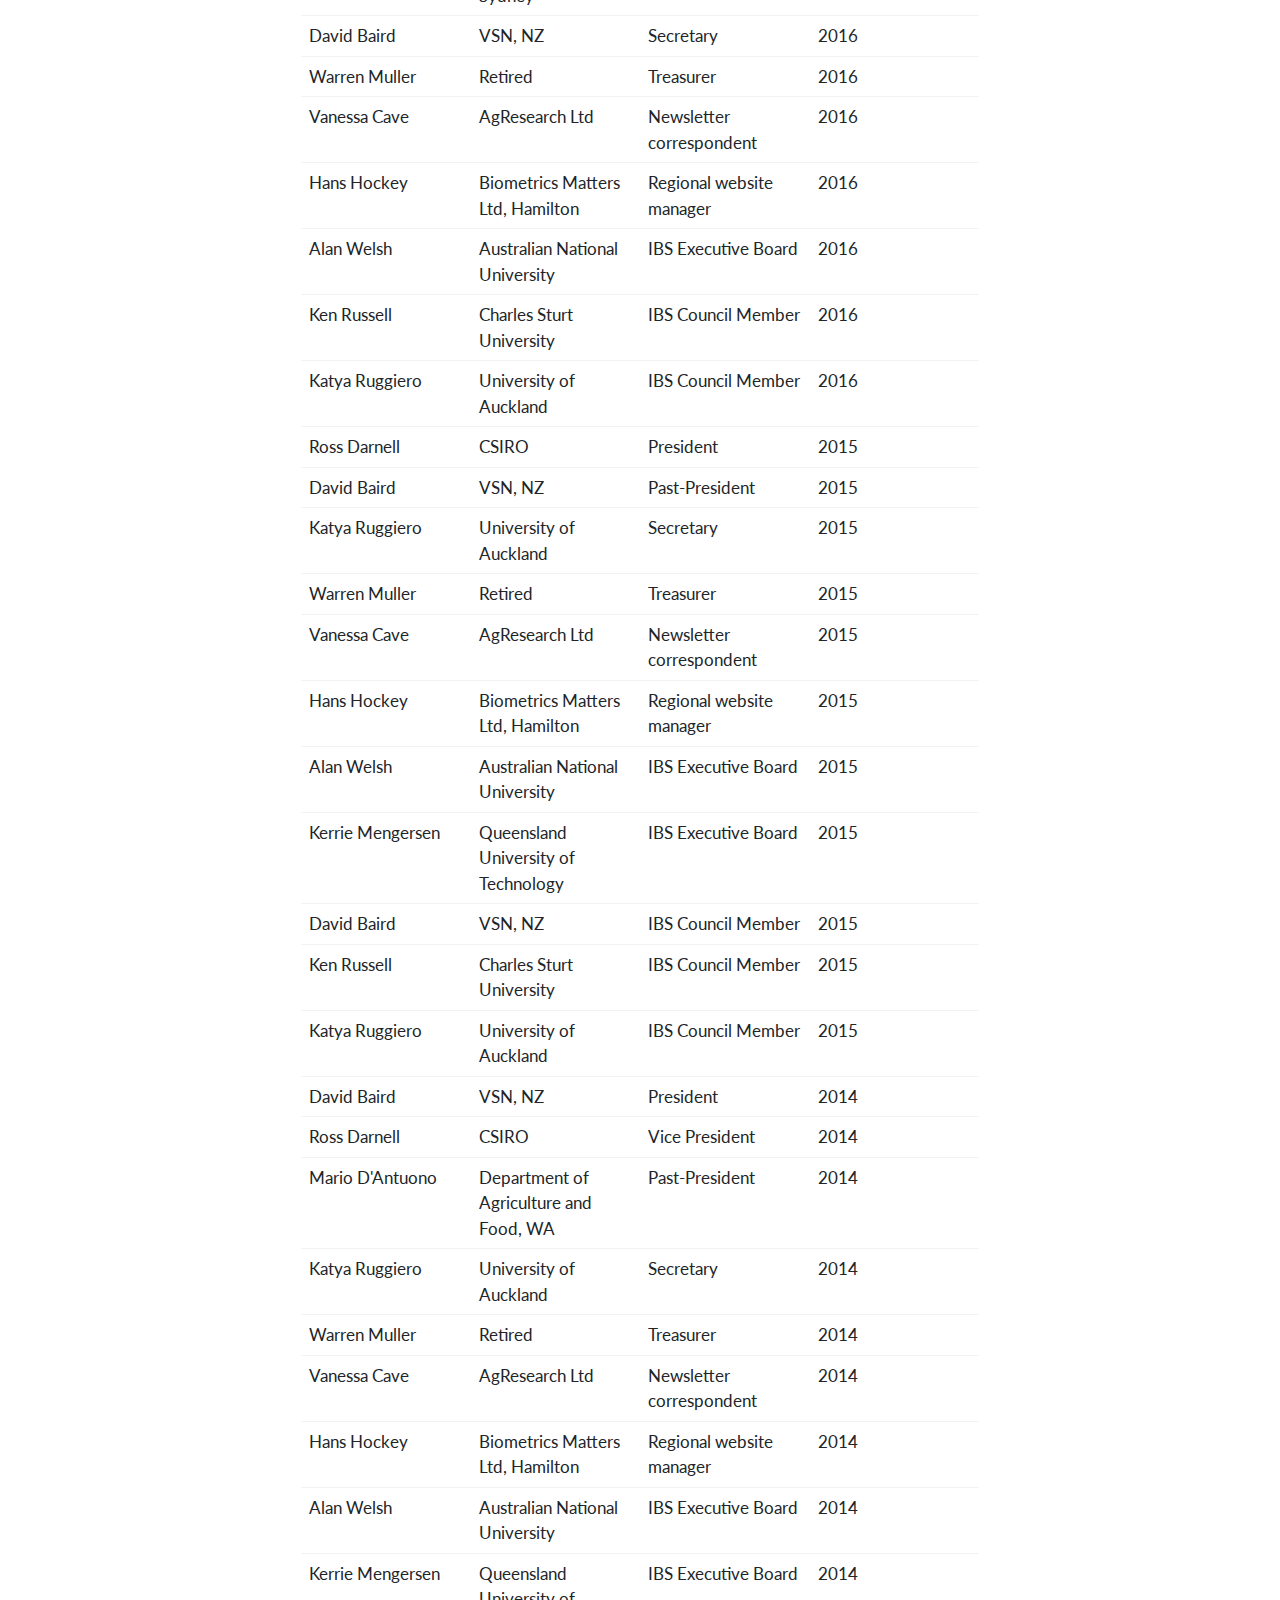
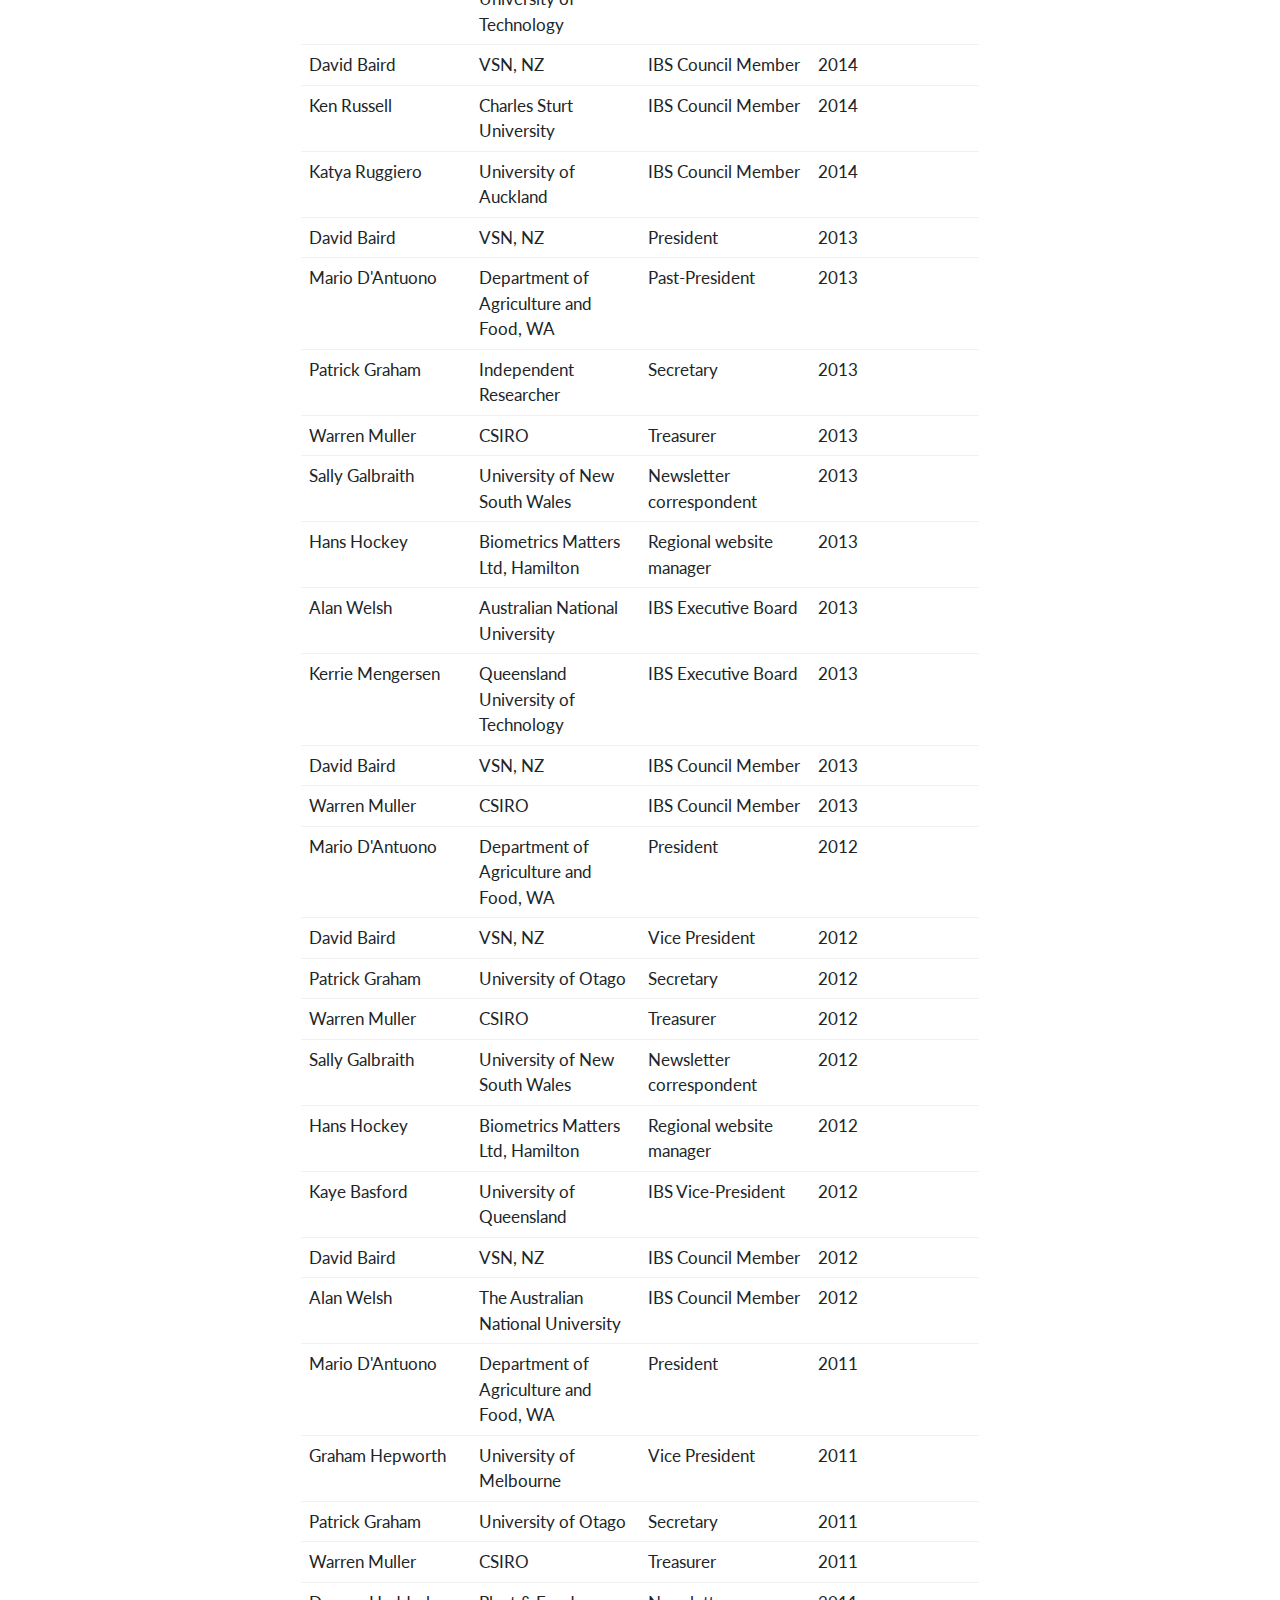
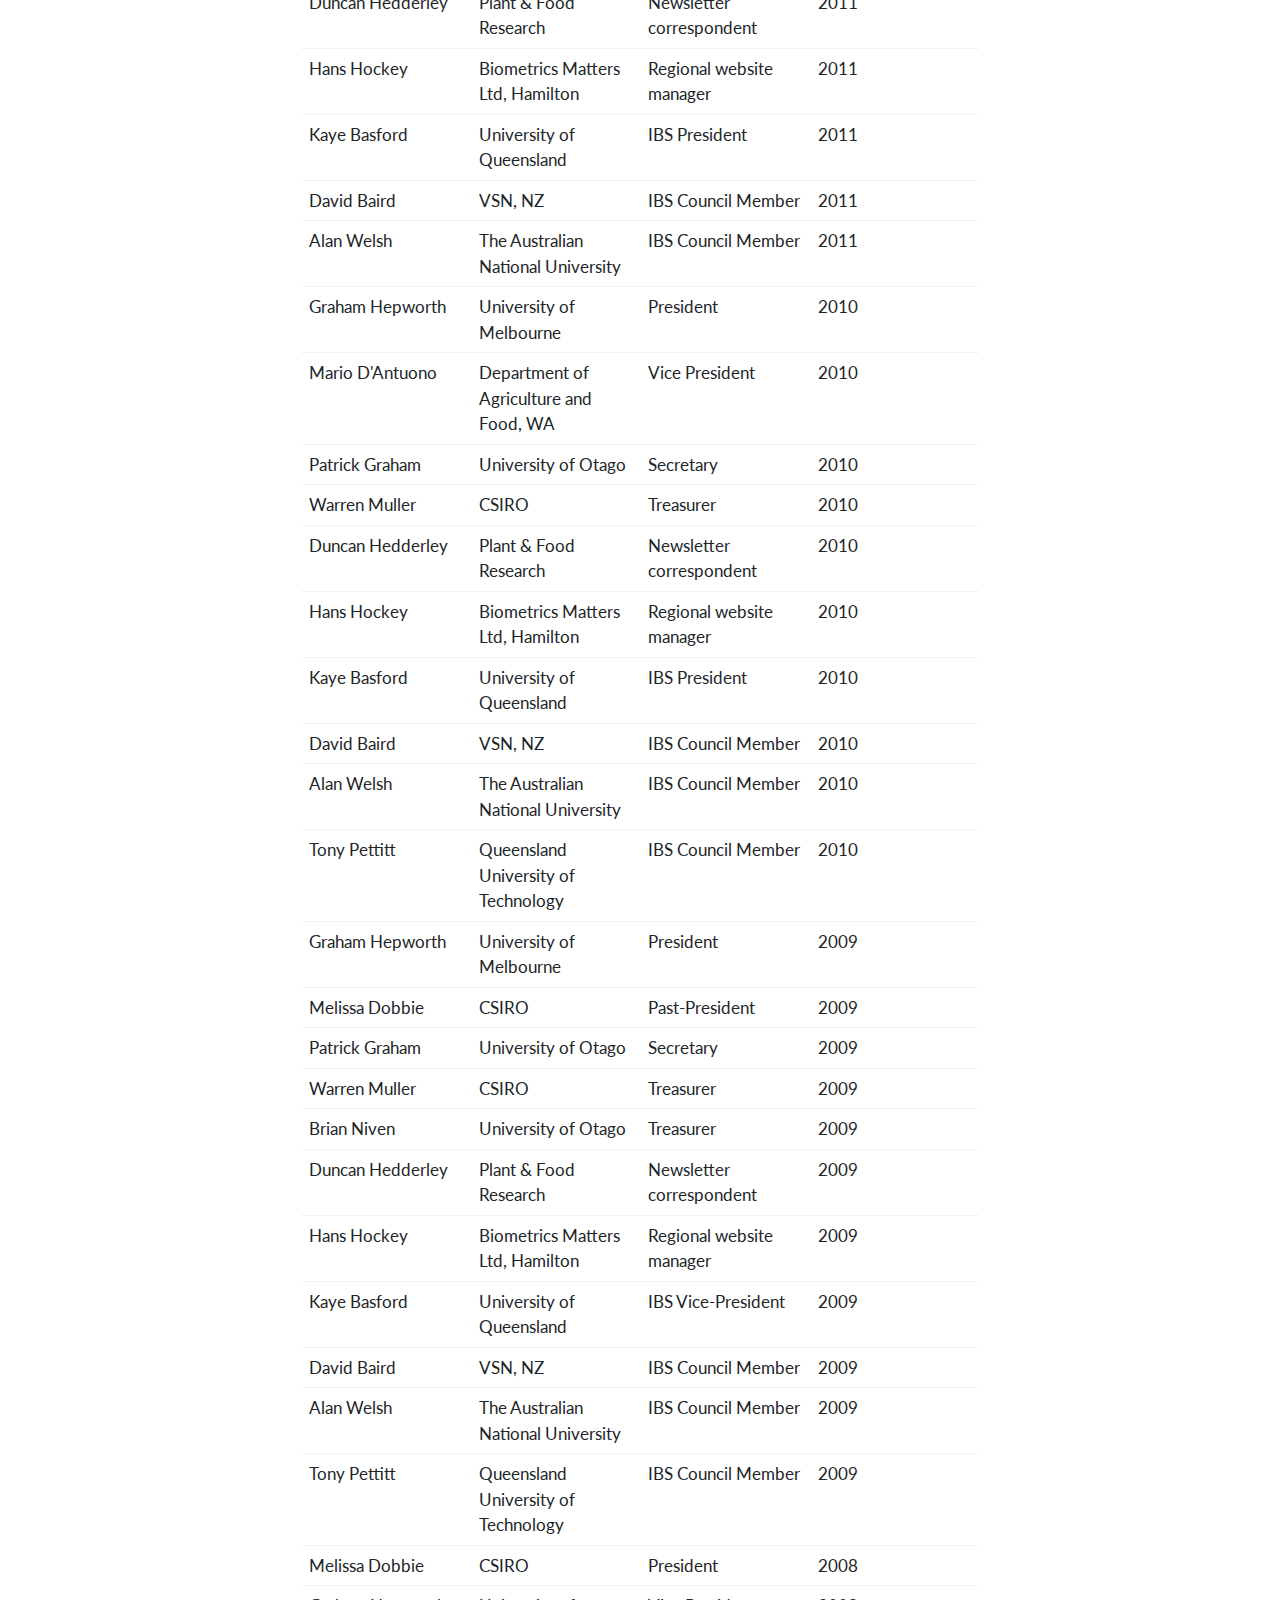
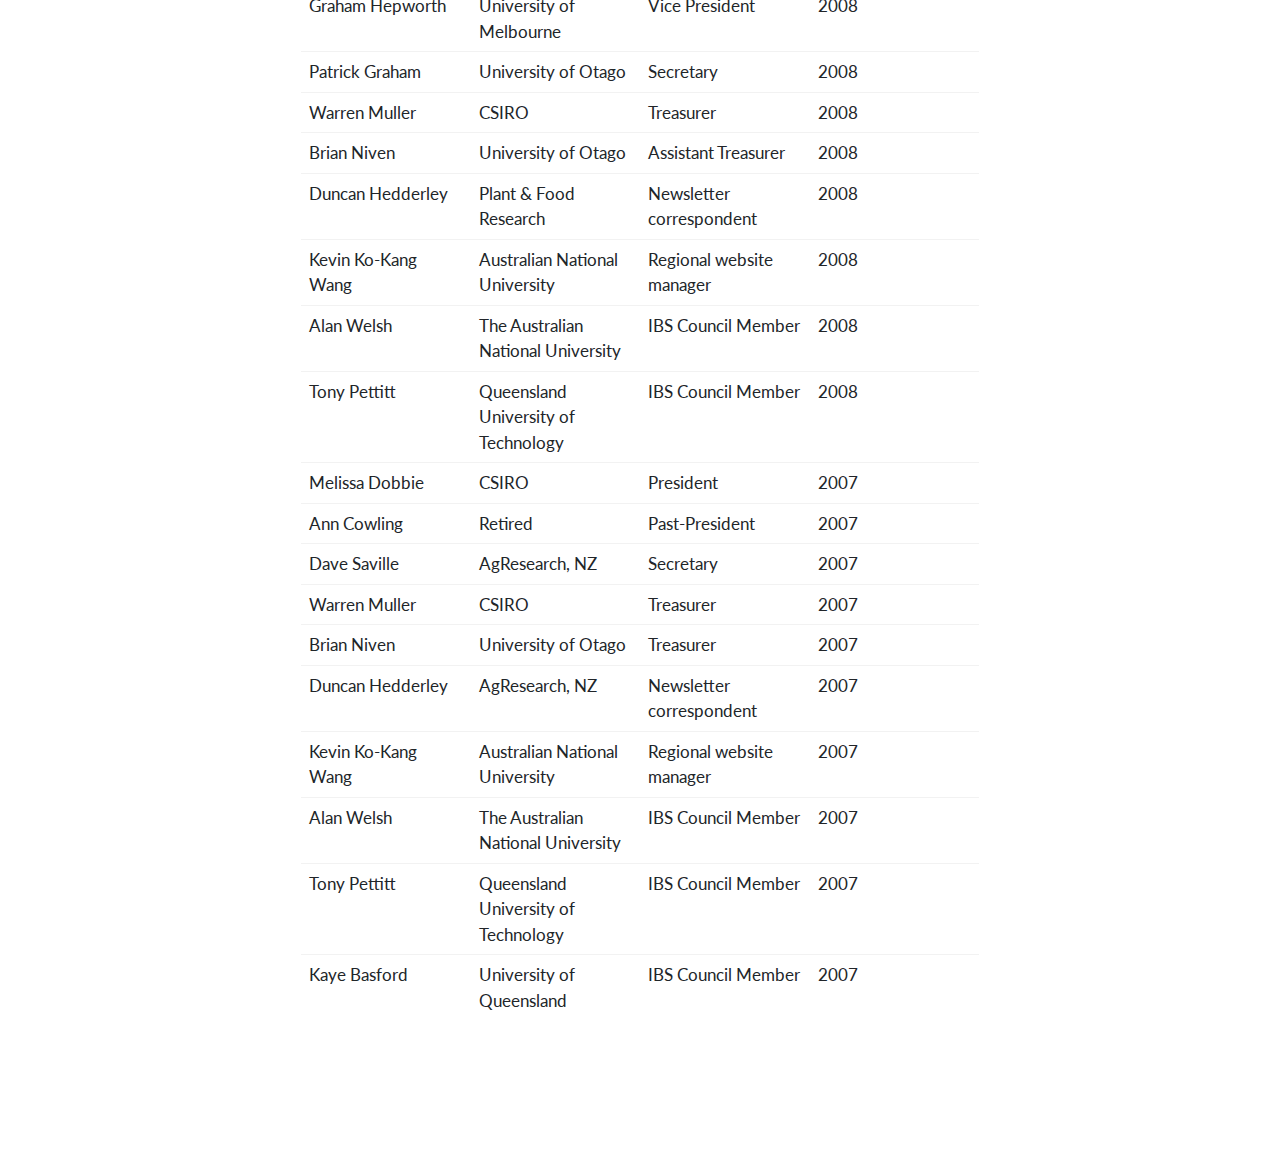
<file: council.html>
<!DOCTYPE html>
<html xmlns="http://www.w3.org/1999/xhtml" lang="en" xml:lang="en"><head>

<meta charset="utf-8">
<meta name="generator" content="quarto-1.6.39">

<meta name="viewport" content="width=device-width, initial-scale=1.0, user-scalable=yes">


<title>Council – IBS-AR</title>
<style>
code{white-space: pre-wrap;}
span.smallcaps{font-variant: small-caps;}
div.columns{display: flex; gap: min(4vw, 1.5em);}
div.column{flex: auto; overflow-x: auto;}
div.hanging-indent{margin-left: 1.5em; text-indent: -1.5em;}
ul.task-list{list-style: none;}
ul.task-list li input[type="checkbox"] {
  width: 0.8em;
  margin: 0 0.8em 0.2em -1em; /* quarto-specific, see https://github.com/quarto-dev/quarto-cli/issues/4556 */ 
  vertical-align: middle;
}
</style>


<script src="site_libs/quarto-nav/quarto-nav.js"></script>
<script src="site_libs/quarto-nav/headroom.min.js"></script>
<script src="site_libs/clipboard/clipboard.min.js"></script>
<script src="site_libs/quarto-search/autocomplete.umd.js"></script>
<script src="site_libs/quarto-search/fuse.min.js"></script>
<script src="site_libs/quarto-search/quarto-search.js"></script>
<meta name="quarto:offset" content="./">
<link href="./favicon.ico" rel="icon">
<script src="site_libs/quarto-html/quarto.js"></script>
<script src="site_libs/quarto-html/popper.min.js"></script>
<script src="site_libs/quarto-html/tippy.umd.min.js"></script>
<script src="site_libs/quarto-html/anchor.min.js"></script>
<link href="site_libs/quarto-html/tippy.css" rel="stylesheet">
<link href="site_libs/quarto-html/quarto-syntax-highlighting-e26003cea8cd680ca0c55a263523d882.css" rel="stylesheet" id="quarto-text-highlighting-styles">
<script src="site_libs/bootstrap/bootstrap.min.js"></script>
<link href="site_libs/bootstrap/bootstrap-icons.css" rel="stylesheet">
<link href="site_libs/bootstrap/bootstrap-42013c5a908802685c6837c74521e883.min.css" rel="stylesheet" append-hash="true" id="quarto-bootstrap" data-mode="light">
<script id="quarto-search-options" type="application/json">{
  "location": "navbar",
  "copy-button": false,
  "collapse-after": 3,
  "panel-placement": "end",
  "type": "overlay",
  "limit": 50,
  "keyboard-shortcut": [
    "f",
    "/",
    "s"
  ],
  "show-item-context": false,
  "language": {
    "search-no-results-text": "No results",
    "search-matching-documents-text": "matching documents",
    "search-copy-link-title": "Copy link to search",
    "search-hide-matches-text": "Hide additional matches",
    "search-more-match-text": "more match in this document",
    "search-more-matches-text": "more matches in this document",
    "search-clear-button-title": "Clear",
    "search-text-placeholder": "",
    "search-detached-cancel-button-title": "Cancel",
    "search-submit-button-title": "Submit",
    "search-label": "Search"
  }
}</script>
<script src="site_libs/core-js-2.5.3/shim.min.js"></script>
<script src="site_libs/react-18.2.0/react.min.js"></script>
<script src="site_libs/react-18.2.0/react-dom.min.js"></script>
<script src="site_libs/reactwidget-1.0.0/react-tools.js"></script>
<link href="site_libs/htmltools-fill-0.5.8.1/fill.css" rel="stylesheet">
<script src="site_libs/htmlwidgets-1.6.4/htmlwidgets.js"></script>
<link href="site_libs/reactable-0.4.4/reactable.css" rel="stylesheet">
<script src="site_libs/reactable-binding-0.4.4/reactable.js"></script>


<link rel="stylesheet" href="styles.css">
</head>

<body class="nav-sidebar floating nav-fixed">

<div id="quarto-search-results"></div>
  <header id="quarto-header" class="headroom fixed-top">
    <nav class="navbar navbar-expand-lg " data-bs-theme="dark">
      <div class="navbar-container container-fluid">
      <div class="navbar-brand-container mx-auto">
    <a href="./index.html" class="navbar-brand navbar-brand-logo">
    <img src="./logo.svg" alt="" class="navbar-logo">
    </a>
    <a class="navbar-brand" href="./index.html">
    <span class="navbar-title">IBS-AR</span>
    </a>
  </div>
            <div id="quarto-search" class="" title="Search"></div>
          <button class="navbar-toggler" type="button" data-bs-toggle="collapse" data-bs-target="#navbarCollapse" aria-controls="navbarCollapse" role="menu" aria-expanded="false" aria-label="Toggle navigation" onclick="if (window.quartoToggleHeadroom) { window.quartoToggleHeadroom(); }">
  <span class="navbar-toggler-icon"></span>
</button>
          <div class="collapse navbar-collapse" id="navbarCollapse">
            <ul class="navbar-nav navbar-nav-scroll me-auto">
  <li class="nav-item">
    <a class="nav-link active" href="./index.html" aria-current="page"> 
<span class="menu-text">Home</span></a>
  </li>  
  <li class="nav-item">
    <a class="nav-link" href="./about.html"> 
<span class="menu-text">About</span></a>
  </li>  
  <li class="nav-item">
    <a class="nav-link" href="./council.html"> 
<span class="menu-text">Council</span></a>
  </li>  
  <li class="nav-item">
    <a class="nav-link" href="./news.html"> 
<span class="menu-text">News</span></a>
  </li>  
  <li class="nav-item dropdown ">
    <a class="nav-link dropdown-toggle" href="#" id="nav-menu-scholarships-and-prizes" role="link" data-bs-toggle="dropdown" aria-expanded="false">
 <span class="menu-text">Scholarships and Prizes</span>
    </a>
    <ul class="dropdown-menu" aria-labelledby="nav-menu-scholarships-and-prizes">    
        <li>
    <a class="dropdown-item" href="./scholarships.html">
 <span class="dropdown-text">Scholarships</span></a>
  </li>  
        <li>
    <a class="dropdown-item" href="./awards.html">
 <span class="dropdown-text">Prizes and awards</span></a>
  </li>  
        <li>
    <a class="dropdown-item" href="./alfaward.html">
 <span class="dropdown-text">Alf Cornish award</span></a>
  </li>  
    </ul>
  </li>
  <li class="nav-item">
    <a class="nav-link" href="./conferences.html"> 
<span class="menu-text">Conferences</span></a>
  </li>  
  <li class="nav-item">
    <a class="nav-link" href="./membership.html"> 
<span class="menu-text">Membership</span></a>
  </li>  
  <li class="nav-item">
    <a class="nav-link" href="./contact.html"> 
<span class="menu-text">Contact</span></a>
  </li>  
</ul>
          </div> <!-- /navcollapse -->
            <div class="quarto-navbar-tools">
    <a href="https://github.com/IBS-AR/IBS-AR.github.io" title="" class="quarto-navigation-tool px-1" aria-label=""><i class="bi bi-github"></i></a>
</div>
      </div> <!-- /container-fluid -->
    </nav>
  <nav class="quarto-secondary-nav">
    <div class="container-fluid d-flex">
      <button type="button" class="quarto-btn-toggle btn" data-bs-toggle="collapse" role="button" data-bs-target=".quarto-sidebar-collapse-item" aria-controls="quarto-sidebar" aria-expanded="false" aria-label="Toggle sidebar navigation" onclick="if (window.quartoToggleHeadroom) { window.quartoToggleHeadroom(); }">
        <i class="bi bi-layout-text-sidebar-reverse"></i>
      </button>
        <nav class="quarto-page-breadcrumbs" aria-label="breadcrumb"><ol class="breadcrumb"><li class="breadcrumb-item">Council</li></ol></nav>
        <a class="flex-grow-1" role="navigation" data-bs-toggle="collapse" data-bs-target=".quarto-sidebar-collapse-item" aria-controls="quarto-sidebar" aria-expanded="false" aria-label="Toggle sidebar navigation" onclick="if (window.quartoToggleHeadroom) { window.quartoToggleHeadroom(); }">      
        </a>
    </div>
  </nav>
</header>
<!-- content -->
<div id="quarto-content" class="quarto-container page-columns page-rows-contents page-layout-article page-navbar">
<!-- sidebar -->
  <nav id="quarto-sidebar" class="sidebar collapse collapse-horizontal quarto-sidebar-collapse-item sidebar-navigation floating overflow-auto">
    <div class="pt-lg-2 mt-2 text-left sidebar-header">
      <a href="./index.html" class="sidebar-logo-link">
      <img src="./logo.svg" alt="" class="sidebar-logo py-0 d-lg-inline d-none">
      </a>
      </div>
</nav>
<div id="quarto-sidebar-glass" class="quarto-sidebar-collapse-item" data-bs-toggle="collapse" data-bs-target=".quarto-sidebar-collapse-item"></div>
<!-- margin-sidebar -->
    <div id="quarto-margin-sidebar" class="sidebar margin-sidebar">
        <nav id="TOC" role="doc-toc" class="toc-active">
    <h2 id="toc-title">On this page</h2>
   
  <ul>
  <li><a href="#current-council-members" id="toc-current-council-members" class="nav-link active" data-scroll-target="#current-council-members">Current council members</a></li>
  <li><a href="#past-council-members" id="toc-past-council-members" class="nav-link" data-scroll-target="#past-council-members">Past council members</a></li>
  </ul>
<div class="toc-actions"><ul><li><a href="https://github.com/IBS-AR/IBS-AR.github.io/edit/main/council.qmd" class="toc-action"><i class="bi bi-github"></i>Edit this page</a></li><li><a href="https://github.com/IBS-AR/IBS-AR.github.io/issues/new" class="toc-action"><i class="bi empty"></i>Report an issue</a></li></ul></div></nav>
    </div>
<!-- main -->
<main class="content" id="quarto-document-content">

<header id="title-block-header" class="quarto-title-block default">
<div class="quarto-title">
<h1 class="title">Council</h1>
</div>



<div class="quarto-title-meta">

    
  
    
  </div>
  


</header>


<p>The Australasian Region is governed by a council comprising the President, Vice-President, Secretary, Treasurer, Membership Officer, Social Media Coordinator and Public Officer of the region, as well as the website manager, regional newsletter correspondent, and regional representatives to IBS. We currently have one member on the IBS Executive Board and three on Council, as seen below.</p>
<p>A President-elect shall be chosen by ballot at the Annual General Meeting (AGM) falling in the middle of the term of the current President. The President-Elect shall assume the office of Vice-President at the end of the AGM at which they are elected, and the office of President at the end of the next AGM, when the outgoing President becomes Vice-President as the immediate Past-President. That is, the Vice-President alternates between Past-President and President-Elect each year.</p>
<p>Nominations for each vacant position are called for by the Secretary towards the end of the calendar year. If more than one nomination is received for a particular position, then members are required to vote for a preferred candidate for the position at the annual general meeting (AGM). Otherwise, no formal election is necessary.</p>
<section id="current-council-members" class="level2">
<h2 class="anchored" data-anchor-id="current-council-members">Current council members</h2>
<p>The regional council currently comprises the following people:</p>
<div class="cell">
<div class="cell-output cell-output-stderr">
<pre><code>Warning: package 'purrr' was built under R version 4.3.3</code></pre>
</div>
<div class="cell-output cell-output-stderr">
<pre><code>Warning: package 'lubridate' was built under R version 4.3.3</code></pre>
</div>
<div class="cell-output-display">
<div class="kable-table">
<table class="caption-top table table-sm table-striped small">
<colgroup>
<col style="width: 16%">
<col style="width: 35%">
<col style="width: 34%">
<col style="width: 12%">
</colgroup>
<thead>
<tr class="header">
<th style="text-align: left;">Name</th>
<th style="text-align: left;">Affiliation</th>
<th style="text-align: left;">Position</th>
<th style="text-align: left;">Term</th>
</tr>
</thead>
<tbody>
<tr class="odd">
<td style="text-align: left;">Alison Kelly</td>
<td style="text-align: left;">University of Auckland</td>
<td style="text-align: left;">President</td>
<td style="text-align: left;">2025 - 2026</td>
</tr>
<tr class="even">
<td style="text-align: left;">James Curran</td>
<td style="text-align: left;">University of Auckland</td>
<td style="text-align: left;">Vice President</td>
<td style="text-align: left;">2025</td>
</tr>
<tr class="odd">
<td style="text-align: left;">Louise McMillan</td>
<td style="text-align: left;">Victoria University of Wellington</td>
<td style="text-align: left;">Secretary</td>
<td style="text-align: left;">2025</td>
</tr>
<tr class="even">
<td style="text-align: left;">Ian Renner</td>
<td style="text-align: left;">University of Newcastle</td>
<td style="text-align: left;">Treasurer</td>
<td style="text-align: left;">2020 - 2025</td>
</tr>
<tr class="odd">
<td style="text-align: left;">Sam Rogers</td>
<td style="text-align: left;">University of Adelaide</td>
<td style="text-align: left;">Membership Officer</td>
<td style="text-align: left;">2020 - 2025</td>
</tr>
<tr class="even">
<td style="text-align: left;">Emi Tanaka</td>
<td style="text-align: left;">Australian National University</td>
<td style="text-align: left;">Social Media Officer</td>
<td style="text-align: left;">2018 - 2025</td>
</tr>
<tr class="odd">
<td style="text-align: left;">Warren Muller</td>
<td style="text-align: left;">CSIRO, Canberra</td>
<td style="text-align: left;">Public Officer</td>
<td style="text-align: left;">2020 - 2025</td>
</tr>
<tr class="even">
<td style="text-align: left;">Charley Budgeon</td>
<td style="text-align: left;">University of Western Australia</td>
<td style="text-align: left;">Biometric Bulletin correspondent</td>
<td style="text-align: left;">2022 - 2025</td>
</tr>
<tr class="odd">
<td style="text-align: left;">Peter Green</td>
<td style="text-align: left;">AgResearch Ltd</td>
<td style="text-align: left;">Regional website manager</td>
<td style="text-align: left;">2025</td>
</tr>
<tr class="even">
<td style="text-align: left;">Samuel Muller</td>
<td style="text-align: left;">Macquarie University</td>
<td style="text-align: left;">IBS Council Member</td>
<td style="text-align: left;">2020 - 2025</td>
</tr>
<tr class="odd">
<td style="text-align: left;">Kevin Murray</td>
<td style="text-align: left;">University of Western Australia</td>
<td style="text-align: left;">IBS Council Member</td>
<td style="text-align: left;">2017 - 2025</td>
</tr>
<tr class="even">
<td style="text-align: left;">Chris Triggs</td>
<td style="text-align: left;">University of Auckland</td>
<td style="text-align: left;">IBS Executive Board</td>
<td style="text-align: left;">2021 - 2028</td>
</tr>
</tbody>
</table>
</div>
</div>
</div>
<p>Emi, Ian and Vanessa are the current safety officers referred to in the <a href="docs/IBS-AR-Code-of-Conduct.pdf">regional code of conduct document</a>.</p>
</section>
<section id="past-council-members" class="level2">
<h2 class="anchored" data-anchor-id="past-council-members">Past council members</h2>
<p>Note: this is not the complete record, it has been recreated from historical regional newsletters.</p>
<div class="cell">
<div class="cell-output-display">
<div class="reactable html-widget html-fill-item" id="htmlwidget-865dc57648b80ab3f65d" style="width:auto;height:auto;"></div>
<script type="application/json" data-for="htmlwidget-865dc57648b80ab3f65d">{"x":{"tag":{"name":"Reactable","attribs":{"data":{"Name":["James Curran","Alison Kelly","David Baird","Ian Renner","Sam Rogers","Emi Tanaka","Warren Muller","Garth Tarr","Hans Hockey","Chris Triggs","Esther Meenken","Ross Darnell","Samuel Muller","Kevin Murray","James Curran","Vanessa Cave","David Baird","Ian Renner","Sam Rogers","Emi Tanaka","Warren Muller","Garth Tarr","Hans Hockey","Chris Triggs","Ross Darnell","Samuel Muller","Kevin Murray","Vanessa Cave","James Curran","David Baird","Ian Renner","Sam Rogers","Emi Tanaka","Warren Muller","Garth Tarr","Hans Hockey","Chris Triggs","Ross Darnell","Samuel Muller","Kevin Murray","Vanessa Cave","Alan Welsh","David Baird","Ian Renner","Sam Rogers","Emi Tanaka","Warren Muller","Rina Hannaford","Hans Hockey","Chris Triggs","Alison Kelly","Samuel Muller","Kevin Murray","Alan Welsh","Vanessa Cave","Samuel Mueller","David Baird","Ian Renner","Sam Rogers","Emi Tanaka","Warren Muller","Katharina Parry","Hans Hockey","Brian Cullis","Alison Kelly","Samuel Muller","Kevin Murray","Alan Welsh","Samuel Mueller","David Baird","Warren Muller","Ian Renner","Emi Tanaka","Vanessa Cave","Hans Hockey","Louise Ryan","Brian Cullis","Alison Kelly","Ross Darnell","Kevin Murray","Samuel Mueller","Alan Welsh","Ross Darnell","David Baird","Warren Muller","Ian Renner","Emi Tanaka","Vanessa Cave","Hans Hockey","Louise Ryan","Brian Cullis","Alison Kelly","Ross Darnell","Kevin Murray","Samuel Mueller","Ross Darnell","David Baird","Warren Muller","Vanessa Cave","Hans Hockey","Louise Ryan","Brian Cullis","Alison Kelly","Ross Darnell","Kevin Murray","Ross Darnell","Samuel Mueller","David Baird","Warren Muller","Vanessa Cave","Hans Hockey","Alan Welsh","Ken Russell","Katya Ruggiero","Ross Darnell","David Baird","Katya Ruggiero","Warren Muller","Vanessa Cave","Hans Hockey","Alan Welsh","Kerrie Mengersen","David Baird","Ken Russell","Katya Ruggiero","David Baird","Ross Darnell","Mario D'Antuono","Katya Ruggiero","Warren Muller","Vanessa Cave","Hans Hockey","Alan Welsh","Kerrie Mengersen","David Baird","Ken Russell","Katya Ruggiero","David Baird","Mario D'Antuono","Patrick Graham","Warren Muller","Sally Galbraith","Hans Hockey","Alan Welsh","Kerrie Mengersen","David Baird","Warren Muller","Mario D'Antuono","David Baird","Patrick Graham","Warren Muller","Sally Galbraith","Hans Hockey","Kaye Basford","David Baird","Alan Welsh","Mario D'Antuono","Graham Hepworth","Patrick Graham","Warren Muller","Duncan Hedderley","Hans Hockey","Kaye Basford","David Baird","Alan Welsh","Graham Hepworth","Mario D'Antuono","Patrick Graham","Warren Muller","Duncan Hedderley","Hans Hockey","Kaye Basford","David Baird","Alan Welsh","Tony Pettitt","Graham Hepworth","Melissa Dobbie","Patrick Graham","Warren Muller","Brian Niven","Duncan Hedderley","Hans Hockey","Kaye Basford","David Baird","Alan Welsh","Tony Pettitt","Melissa Dobbie","Graham Hepworth","Patrick Graham","Warren Muller","Brian Niven","Duncan Hedderley","Kevin Ko-Kang Wang","Alan Welsh","Tony Pettitt","Melissa Dobbie","Ann Cowling","Dave Saville","Warren Muller","Brian Niven","Duncan Hedderley","Kevin Ko-Kang Wang","Alan Welsh","Tony Pettitt","Kaye Basford"],"Affiliation":["University of Auckland","University of Queensland","VSN, Christchurch","University of Newcastle","University of Adelaide","Australian National University","CSIRO, Canberra","University of Sydney","Biometrics Matters Ltd, Hamilton","University of Auckland","AgResearch Ltd","CSIRO, Brisbane","Macquarie University","University of Western Australia","University of Auckland","VSNi","VSN, Christchurch","University of Newcastle","University of Adelaide","Australian National University; Monash University","CSIRO, Canberra","University of Sydney","Biometrics Matters Ltd, Hamilton","University of Auckland","CSIRO, Brisbane","Macquarie University","University of Western Australia","VSNi","University of Auckland","VSN, Christchurch","University of Newcastle","University of Adelaide","Monash University","CSIRO, Canberra","University of Sydney","Biometrics Matters Ltd, Hamilton","University of Auckland","CSIRO, Brisbane","Macquarie University","University of Western Australia","AgResearch Ltd","The Australian National University","VSN, NZ","University of Newcastle","University of Adelaide","Monash University","CSIRO, Canberra","AgResearch Ltd","Biometrics Matters Ltd, Hamilton","University of Auckland","Queensland Dept of Ag & Fish","Macquarie University","University of Western Australia","The Australian National University","AgResearch Ltd","University of Sydney","VSN, NZ","University of Newcastle","University of Adelaide","University of Sydney","CSIRO, Canberra","Massey University","Biometrics Matters Ltd, Hamilton","University of Wollongong","Queensland Dept of Ag & Fish","University of Sydney","University of Western Australia","The Australian National University","University of Sydney","VSN, NZ","Retired","University of Newcastle","University of Sydney","AgResearch Ltd","Biometrics Matters Ltd, Hamilton","University of Technology, Sydney","University of Wollongong","Queensland Dept of Ag & Fish","CSIRO","University of Western Australia","University of Sydney","The Australian National University","CSIRO","VSN, NZ","Retired","University of Newcastle","University of Sydney","AgResearch Ltd","Biometrics Matters Ltd, Hamilton","University of Technology, Sydney","University of Wollongong","Queensland Dept of Ag & Fish","CSIRO","University of Western Australia","University of Sydney","CSIRO","VSN, NZ","CSIRO","AgResearch Ltd","Biometrics Matters Ltd, Hamilton","University of Technology, Sydney","University of Wollongong","Queensland Department of Agriculture & Fisheries","CSIRO","University of Western Australia","CSIRO","University of Sydney","VSN, NZ","Retired","AgResearch Ltd","Biometrics Matters Ltd, Hamilton","Australian National University","Charles Sturt University","University of Auckland","CSIRO","VSN, NZ","University of Auckland","Retired","AgResearch Ltd","Biometrics Matters Ltd, Hamilton","Australian National University","Queensland University of Technology","VSN, NZ","Charles Sturt University","University of Auckland","VSN, NZ","CSIRO","Department of Agriculture and Food, WA","University of Auckland","Retired","AgResearch Ltd","Biometrics Matters Ltd, Hamilton","Australian National University","Queensland University of Technology","VSN, NZ","Charles Sturt University","University of Auckland","VSN, NZ","Department of Agriculture and Food, WA","Independent Researcher","CSIRO","University of New South Wales","Biometrics Matters Ltd, Hamilton","Australian National University","Queensland University of Technology","VSN, NZ","CSIRO","Department of Agriculture and Food, WA","VSN, NZ","University of Otago","CSIRO","University of New South Wales","Biometrics Matters Ltd, Hamilton","University of Queensland","VSN, NZ","The Australian National University","Department of Agriculture and Food, WA","University of Melbourne","University of Otago","CSIRO","Plant & Food Research","Biometrics Matters Ltd, Hamilton","University of Queensland","VSN, NZ","The Australian National University","University of Melbourne","Department of Agriculture and Food, WA","University of Otago","CSIRO","Plant & Food Research","Biometrics Matters Ltd, Hamilton","University of Queensland","VSN, NZ","The Australian National University","Queensland University of Technology","University of Melbourne","CSIRO","University of Otago","CSIRO","University of Otago","Plant & Food Research","Biometrics Matters Ltd, Hamilton","University of Queensland","VSN, NZ","The Australian National University","Queensland University of Technology","CSIRO","University of Melbourne","University of Otago","CSIRO","University of Otago","Plant & Food Research","Australian National University","The Australian National University","Queensland University of Technology","CSIRO","Retired","AgResearch, NZ","CSIRO","University of Otago","AgResearch, NZ","Australian National University","The Australian National University","Queensland University of Technology","University of Queensland"],"Position":["President","Vice President","Secretary","Treasurer","Membership Officer","Social Media Officer","Public Officer","Biometric Bulletin correspondent","Regional website manager","IBS Executive Board","IBS Council Member","IBS Council Member","IBS Council Member","IBS Council Member","President","Vice President","Secretary","Treasurer","Membership Officer","Social Media Officer","Public Officer","Biometric Bulletin correspondent","Regional website manager","IBS Executive Board","IBS Council Member","IBS Council Member","IBS Council Member","President","Vice President","Secretary","Treasurer","Membership Officer","Social Media Officer","Public Officer","Biometric Bulletin correspondent","Regional website manager","IBS Executive Board","IBS Council Member","IBS Council Member","IBS Council Member","President","Past-President","Secretary","Treasurer","Membership Officer","Social Media Officer","Public Officer","Newsletter correspondent","Regional website manager","IBS Executive Board","IBS Council Member","IBS Council Member","IBS Council Member","President","Vice President","Past-President","Secretary","Treasurer","Membership Officer","Social Media Officer","Public Officer","Newsletter correspondent","Regional website manager","IBS Executive Board","IBS Council Member","IBS Council Member","IBS Council Member","President","Past-President","Secretary","Treasurer","Membership Officer","Social Media Officer","Newsletter correspondent","Regional website manager","IBS President","IBS Executive Board","IBS Council Member","IBS Council Member","IBS Council Member","President","Vice President","Past-President","Secretary","Treasurer","Membership Officer","Social Media Officer","Newsletter correspondent","Regional website manager","IBS President","IBS Executive Board","IBS Council Member","IBS Council Member","IBS Council Member","President","Past-President","Secretary","Treasurer","Newsletter correspondent","Regional website manager","IBS Incoming President","IBS Executive Board","IBS Council Member","IBS Council Member","IBS Council Member","President","Vice President","Secretary","Treasurer","Newsletter correspondent","Regional website manager","IBS Executive Board","IBS Council Member","IBS Council Member","President","Past-President","Secretary","Treasurer","Newsletter correspondent","Regional website manager","IBS Executive Board","IBS Executive Board","IBS Council Member","IBS Council Member","IBS Council Member","President","Vice President","Past-President","Secretary","Treasurer","Newsletter correspondent","Regional website manager","IBS Executive Board","IBS Executive Board","IBS Council Member","IBS Council Member","IBS Council Member","President","Past-President","Secretary","Treasurer","Newsletter correspondent","Regional website manager","IBS Executive Board","IBS Executive Board","IBS Council Member","IBS Council Member","President","Vice President","Secretary","Treasurer","Newsletter correspondent","Regional website manager","IBS Vice-President","IBS Council Member","IBS Council Member","President","Vice President","Secretary","Treasurer","Newsletter correspondent","Regional website manager","IBS President","IBS Council Member","IBS Council Member","President","Vice President","Secretary","Treasurer","Newsletter correspondent","Regional website manager","IBS President","IBS Council Member","IBS Council Member","IBS Council Member","President","Past-President","Secretary","Treasurer","Treasurer","Newsletter correspondent","Regional website manager","IBS Vice-President","IBS Council Member","IBS Council Member","IBS Council Member","President","Vice President","Secretary","Treasurer","Assistant Treasurer","Newsletter correspondent","Regional website manager","IBS Council Member","IBS Council Member","President","Past-President","Secretary","Treasurer","Treasurer","Newsletter correspondent","Regional website manager","IBS Council Member","IBS Council Member","IBS Council Member"],"Year":[2024,2024,2024,2024,2024,2024,2024,2024,2024,2024,2024,2024,2024,2024,2023,2023,2023,2023,2023,2023,2023,2023,2023,2023,2023,2023,2023,2022,2022,2022,2022,2022,2022,2022,2022,2022,2022,2022,2022,2022,2021,2021,2021,2021,2021,2021,2021,2021,2021,2021,2021,2021,2021,2020,2020,2020,2020,2020,2020,2020,2020,2020,2020,2020,2020,2020,2020,2019,2019,2019,2019,2019,2019,2019,2019,2019,2019,2019,2019,2019,2018,2018,2018,2018,2018,2018,2018,2018,2018,2018,2018,2018,2018,2018,2017,2017,2017,2017,2017,2017,2017,2017,2017,2017,2017,2016,2016,2016,2016,2016,2016,2016,2016,2016,2015,2015,2015,2015,2015,2015,2015,2015,2015,2015,2015,2014,2014,2014,2014,2014,2014,2014,2014,2014,2014,2014,2014,2013,2013,2013,2013,2013,2013,2013,2013,2013,2013,2012,2012,2012,2012,2012,2012,2012,2012,2012,2011,2011,2011,2011,2011,2011,2011,2011,2011,2010,2010,2010,2010,2010,2010,2010,2010,2010,2010,2009,2009,2009,2009,2009,2009,2009,2009,2009,2009,2009,2008,2008,2008,2008,2008,2008,2008,2008,2008,2007,2007,2007,2007,2007,2007,2007,2007,2007,2007]},"columns":[{"id":"Name","name":"Name","type":"character"},{"id":"Affiliation","name":"Affiliation","type":"character"},{"id":"Position","name":"Position","type":"character"},{"id":"Year","name":"Year","type":"numeric","align":"left"}],"pagination":false,"dataKey":"67bdbef7b939283f20384f394f90ef81"},"children":[]},"class":"reactR_markup"},"evals":[],"jsHooks":[]}</script>
</div>
</div>


</section>

</main> <!-- /main -->
<script id="quarto-html-after-body" type="application/javascript">
window.document.addEventListener("DOMContentLoaded", function (event) {
  const toggleBodyColorMode = (bsSheetEl) => {
    const mode = bsSheetEl.getAttribute("data-mode");
    const bodyEl = window.document.querySelector("body");
    if (mode === "dark") {
      bodyEl.classList.add("quarto-dark");
      bodyEl.classList.remove("quarto-light");
    } else {
      bodyEl.classList.add("quarto-light");
      bodyEl.classList.remove("quarto-dark");
    }
  }
  const toggleBodyColorPrimary = () => {
    const bsSheetEl = window.document.querySelector("link#quarto-bootstrap");
    if (bsSheetEl) {
      toggleBodyColorMode(bsSheetEl);
    }
  }
  toggleBodyColorPrimary();  
  const icon = "";
  const anchorJS = new window.AnchorJS();
  anchorJS.options = {
    placement: 'right',
    icon: icon
  };
  anchorJS.add('.anchored');
  const isCodeAnnotation = (el) => {
    for (const clz of el.classList) {
      if (clz.startsWith('code-annotation-')) {                     
        return true;
      }
    }
    return false;
  }
  const onCopySuccess = function(e) {
    // button target
    const button = e.trigger;
    // don't keep focus
    button.blur();
    // flash "checked"
    button.classList.add('code-copy-button-checked');
    var currentTitle = button.getAttribute("title");
    button.setAttribute("title", "Copied!");
    let tooltip;
    if (window.bootstrap) {
      button.setAttribute("data-bs-toggle", "tooltip");
      button.setAttribute("data-bs-placement", "left");
      button.setAttribute("data-bs-title", "Copied!");
      tooltip = new bootstrap.Tooltip(button, 
        { trigger: "manual", 
          customClass: "code-copy-button-tooltip",
          offset: [0, -8]});
      tooltip.show();    
    }
    setTimeout(function() {
      if (tooltip) {
        tooltip.hide();
        button.removeAttribute("data-bs-title");
        button.removeAttribute("data-bs-toggle");
        button.removeAttribute("data-bs-placement");
      }
      button.setAttribute("title", currentTitle);
      button.classList.remove('code-copy-button-checked');
    }, 1000);
    // clear code selection
    e.clearSelection();
  }
  const getTextToCopy = function(trigger) {
      const codeEl = trigger.previousElementSibling.cloneNode(true);
      for (const childEl of codeEl.children) {
        if (isCodeAnnotation(childEl)) {
          childEl.remove();
        }
      }
      return codeEl.innerText;
  }
  const clipboard = new window.ClipboardJS('.code-copy-button:not([data-in-quarto-modal])', {
    text: getTextToCopy
  });
  clipboard.on('success', onCopySuccess);
  if (window.document.getElementById('quarto-embedded-source-code-modal')) {
    const clipboardModal = new window.ClipboardJS('.code-copy-button[data-in-quarto-modal]', {
      text: getTextToCopy,
      container: window.document.getElementById('quarto-embedded-source-code-modal')
    });
    clipboardModal.on('success', onCopySuccess);
  }
    var localhostRegex = new RegExp(/^(?:http|https):\/\/localhost\:?[0-9]*\//);
    var mailtoRegex = new RegExp(/^mailto:/);
      var filterRegex = new RegExp("https:\/\/biometricsociety\.org\.au");
    var isInternal = (href) => {
        return filterRegex.test(href) || localhostRegex.test(href) || mailtoRegex.test(href);
    }
    // Inspect non-navigation links and adorn them if external
 	var links = window.document.querySelectorAll('a[href]:not(.nav-link):not(.navbar-brand):not(.toc-action):not(.sidebar-link):not(.sidebar-item-toggle):not(.pagination-link):not(.no-external):not([aria-hidden]):not(.dropdown-item):not(.quarto-navigation-tool):not(.about-link)');
    for (var i=0; i<links.length; i++) {
      const link = links[i];
      if (!isInternal(link.href)) {
        // undo the damage that might have been done by quarto-nav.js in the case of
        // links that we want to consider external
        if (link.dataset.originalHref !== undefined) {
          link.href = link.dataset.originalHref;
        }
      }
    }
  function tippyHover(el, contentFn, onTriggerFn, onUntriggerFn) {
    const config = {
      allowHTML: true,
      maxWidth: 500,
      delay: 100,
      arrow: false,
      appendTo: function(el) {
          return el.parentElement;
      },
      interactive: true,
      interactiveBorder: 10,
      theme: 'quarto',
      placement: 'bottom-start',
    };
    if (contentFn) {
      config.content = contentFn;
    }
    if (onTriggerFn) {
      config.onTrigger = onTriggerFn;
    }
    if (onUntriggerFn) {
      config.onUntrigger = onUntriggerFn;
    }
    window.tippy(el, config); 
  }
  const noterefs = window.document.querySelectorAll('a[role="doc-noteref"]');
  for (var i=0; i<noterefs.length; i++) {
    const ref = noterefs[i];
    tippyHover(ref, function() {
      // use id or data attribute instead here
      let href = ref.getAttribute('data-footnote-href') || ref.getAttribute('href');
      try { href = new URL(href).hash; } catch {}
      const id = href.replace(/^#\/?/, "");
      const note = window.document.getElementById(id);
      if (note) {
        return note.innerHTML;
      } else {
        return "";
      }
    });
  }
  const xrefs = window.document.querySelectorAll('a.quarto-xref');
  const processXRef = (id, note) => {
    // Strip column container classes
    const stripColumnClz = (el) => {
      el.classList.remove("page-full", "page-columns");
      if (el.children) {
        for (const child of el.children) {
          stripColumnClz(child);
        }
      }
    }
    stripColumnClz(note)
    if (id === null || id.startsWith('sec-')) {
      // Special case sections, only their first couple elements
      const container = document.createElement("div");
      if (note.children && note.children.length > 2) {
        container.appendChild(note.children[0].cloneNode(true));
        for (let i = 1; i < note.children.length; i++) {
          const child = note.children[i];
          if (child.tagName === "P" && child.innerText === "") {
            continue;
          } else {
            container.appendChild(child.cloneNode(true));
            break;
          }
        }
        if (window.Quarto?.typesetMath) {
          window.Quarto.typesetMath(container);
        }
        return container.innerHTML
      } else {
        if (window.Quarto?.typesetMath) {
          window.Quarto.typesetMath(note);
        }
        return note.innerHTML;
      }
    } else {
      // Remove any anchor links if they are present
      const anchorLink = note.querySelector('a.anchorjs-link');
      if (anchorLink) {
        anchorLink.remove();
      }
      if (window.Quarto?.typesetMath) {
        window.Quarto.typesetMath(note);
      }
      if (note.classList.contains("callout")) {
        return note.outerHTML;
      } else {
        return note.innerHTML;
      }
    }
  }
  for (var i=0; i<xrefs.length; i++) {
    const xref = xrefs[i];
    tippyHover(xref, undefined, function(instance) {
      instance.disable();
      let url = xref.getAttribute('href');
      let hash = undefined; 
      if (url.startsWith('#')) {
        hash = url;
      } else {
        try { hash = new URL(url).hash; } catch {}
      }
      if (hash) {
        const id = hash.replace(/^#\/?/, "");
        const note = window.document.getElementById(id);
        if (note !== null) {
          try {
            const html = processXRef(id, note.cloneNode(true));
            instance.setContent(html);
          } finally {
            instance.enable();
            instance.show();
          }
        } else {
          // See if we can fetch this
          fetch(url.split('#')[0])
          .then(res => res.text())
          .then(html => {
            const parser = new DOMParser();
            const htmlDoc = parser.parseFromString(html, "text/html");
            const note = htmlDoc.getElementById(id);
            if (note !== null) {
              const html = processXRef(id, note);
              instance.setContent(html);
            } 
          }).finally(() => {
            instance.enable();
            instance.show();
          });
        }
      } else {
        // See if we can fetch a full url (with no hash to target)
        // This is a special case and we should probably do some content thinning / targeting
        fetch(url)
        .then(res => res.text())
        .then(html => {
          const parser = new DOMParser();
          const htmlDoc = parser.parseFromString(html, "text/html");
          const note = htmlDoc.querySelector('main.content');
          if (note !== null) {
            // This should only happen for chapter cross references
            // (since there is no id in the URL)
            // remove the first header
            if (note.children.length > 0 && note.children[0].tagName === "HEADER") {
              note.children[0].remove();
            }
            const html = processXRef(null, note);
            instance.setContent(html);
          } 
        }).finally(() => {
          instance.enable();
          instance.show();
        });
      }
    }, function(instance) {
    });
  }
      let selectedAnnoteEl;
      const selectorForAnnotation = ( cell, annotation) => {
        let cellAttr = 'data-code-cell="' + cell + '"';
        let lineAttr = 'data-code-annotation="' +  annotation + '"';
        const selector = 'span[' + cellAttr + '][' + lineAttr + ']';
        return selector;
      }
      const selectCodeLines = (annoteEl) => {
        const doc = window.document;
        const targetCell = annoteEl.getAttribute("data-target-cell");
        const targetAnnotation = annoteEl.getAttribute("data-target-annotation");
        const annoteSpan = window.document.querySelector(selectorForAnnotation(targetCell, targetAnnotation));
        const lines = annoteSpan.getAttribute("data-code-lines").split(",");
        const lineIds = lines.map((line) => {
          return targetCell + "-" + line;
        })
        let top = null;
        let height = null;
        let parent = null;
        if (lineIds.length > 0) {
            //compute the position of the single el (top and bottom and make a div)
            const el = window.document.getElementById(lineIds[0]);
            top = el.offsetTop;
            height = el.offsetHeight;
            parent = el.parentElement.parentElement;
          if (lineIds.length > 1) {
            const lastEl = window.document.getElementById(lineIds[lineIds.length - 1]);
            const bottom = lastEl.offsetTop + lastEl.offsetHeight;
            height = bottom - top;
          }
          if (top !== null && height !== null && parent !== null) {
            // cook up a div (if necessary) and position it 
            let div = window.document.getElementById("code-annotation-line-highlight");
            if (div === null) {
              div = window.document.createElement("div");
              div.setAttribute("id", "code-annotation-line-highlight");
              div.style.position = 'absolute';
              parent.appendChild(div);
            }
            div.style.top = top - 2 + "px";
            div.style.height = height + 4 + "px";
            div.style.left = 0;
            let gutterDiv = window.document.getElementById("code-annotation-line-highlight-gutter");
            if (gutterDiv === null) {
              gutterDiv = window.document.createElement("div");
              gutterDiv.setAttribute("id", "code-annotation-line-highlight-gutter");
              gutterDiv.style.position = 'absolute';
              const codeCell = window.document.getElementById(targetCell);
              const gutter = codeCell.querySelector('.code-annotation-gutter');
              gutter.appendChild(gutterDiv);
            }
            gutterDiv.style.top = top - 2 + "px";
            gutterDiv.style.height = height + 4 + "px";
          }
          selectedAnnoteEl = annoteEl;
        }
      };
      const unselectCodeLines = () => {
        const elementsIds = ["code-annotation-line-highlight", "code-annotation-line-highlight-gutter"];
        elementsIds.forEach((elId) => {
          const div = window.document.getElementById(elId);
          if (div) {
            div.remove();
          }
        });
        selectedAnnoteEl = undefined;
      };
        // Handle positioning of the toggle
    window.addEventListener(
      "resize",
      throttle(() => {
        elRect = undefined;
        if (selectedAnnoteEl) {
          selectCodeLines(selectedAnnoteEl);
        }
      }, 10)
    );
    function throttle(fn, ms) {
    let throttle = false;
    let timer;
      return (...args) => {
        if(!throttle) { // first call gets through
            fn.apply(this, args);
            throttle = true;
        } else { // all the others get throttled
            if(timer) clearTimeout(timer); // cancel #2
            timer = setTimeout(() => {
              fn.apply(this, args);
              timer = throttle = false;
            }, ms);
        }
      };
    }
      // Attach click handler to the DT
      const annoteDls = window.document.querySelectorAll('dt[data-target-cell]');
      for (const annoteDlNode of annoteDls) {
        annoteDlNode.addEventListener('click', (event) => {
          const clickedEl = event.target;
          if (clickedEl !== selectedAnnoteEl) {
            unselectCodeLines();
            const activeEl = window.document.querySelector('dt[data-target-cell].code-annotation-active');
            if (activeEl) {
              activeEl.classList.remove('code-annotation-active');
            }
            selectCodeLines(clickedEl);
            clickedEl.classList.add('code-annotation-active');
          } else {
            // Unselect the line
            unselectCodeLines();
            clickedEl.classList.remove('code-annotation-active');
          }
        });
      }
  const findCites = (el) => {
    const parentEl = el.parentElement;
    if (parentEl) {
      const cites = parentEl.dataset.cites;
      if (cites) {
        return {
          el,
          cites: cites.split(' ')
        };
      } else {
        return findCites(el.parentElement)
      }
    } else {
      return undefined;
    }
  };
  var bibliorefs = window.document.querySelectorAll('a[role="doc-biblioref"]');
  for (var i=0; i<bibliorefs.length; i++) {
    const ref = bibliorefs[i];
    const citeInfo = findCites(ref);
    if (citeInfo) {
      tippyHover(citeInfo.el, function() {
        var popup = window.document.createElement('div');
        citeInfo.cites.forEach(function(cite) {
          var citeDiv = window.document.createElement('div');
          citeDiv.classList.add('hanging-indent');
          citeDiv.classList.add('csl-entry');
          var biblioDiv = window.document.getElementById('ref-' + cite);
          if (biblioDiv) {
            citeDiv.innerHTML = biblioDiv.innerHTML;
          }
          popup.appendChild(citeDiv);
        });
        return popup.innerHTML;
      });
    }
  }
});
</script>
</div> <!-- /content -->




<footer class="footer"><div class="nav-footer"><div class="nav-footer-center"><div class="toc-actions d-sm-block d-md-none"><ul><li><a href="https://github.com/IBS-AR/IBS-AR.github.io/edit/main/council.qmd" class="toc-action"><i class="bi bi-github"></i>Edit this page</a></li><li><a href="https://github.com/IBS-AR/IBS-AR.github.io/issues/new" class="toc-action"><i class="bi empty"></i>Report an issue</a></li></ul></div></div></div></footer></body></html>
</file>
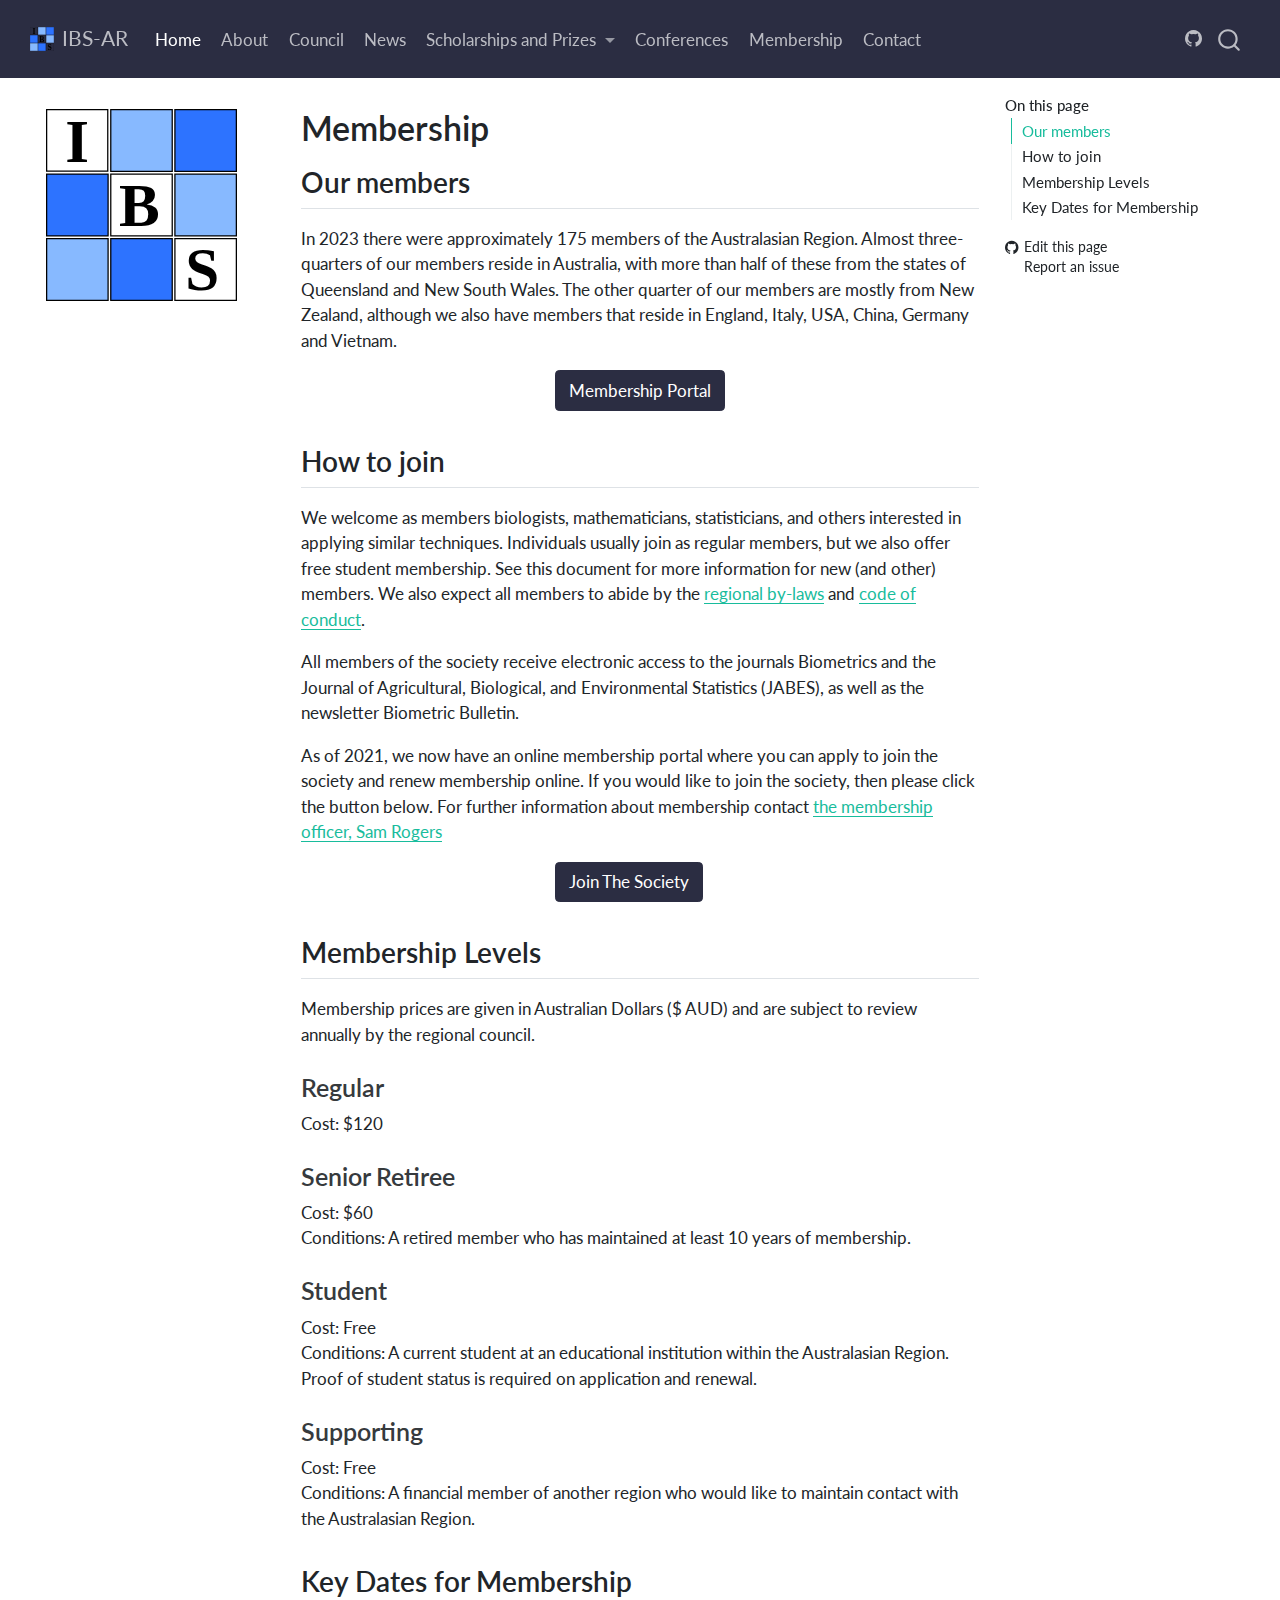
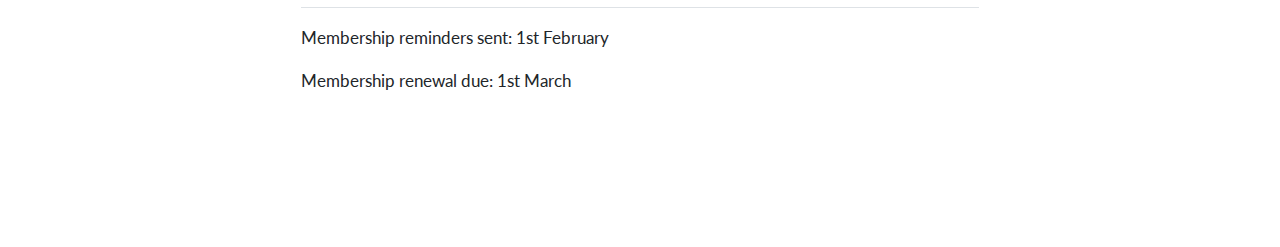
<file: membership.html>
<!DOCTYPE html>
<html xmlns="http://www.w3.org/1999/xhtml" lang="en" xml:lang="en"><head>

<meta charset="utf-8">
<meta name="generator" content="quarto-1.6.39">

<meta name="viewport" content="width=device-width, initial-scale=1.0, user-scalable=yes">


<title>Membership – IBS-AR</title>
<style>
code{white-space: pre-wrap;}
span.smallcaps{font-variant: small-caps;}
div.columns{display: flex; gap: min(4vw, 1.5em);}
div.column{flex: auto; overflow-x: auto;}
div.hanging-indent{margin-left: 1.5em; text-indent: -1.5em;}
ul.task-list{list-style: none;}
ul.task-list li input[type="checkbox"] {
  width: 0.8em;
  margin: 0 0.8em 0.2em -1em; /* quarto-specific, see https://github.com/quarto-dev/quarto-cli/issues/4556 */ 
  vertical-align: middle;
}
</style>


<script src="site_libs/quarto-nav/quarto-nav.js"></script>
<script src="site_libs/quarto-nav/headroom.min.js"></script>
<script src="site_libs/clipboard/clipboard.min.js"></script>
<script src="site_libs/quarto-search/autocomplete.umd.js"></script>
<script src="site_libs/quarto-search/fuse.min.js"></script>
<script src="site_libs/quarto-search/quarto-search.js"></script>
<meta name="quarto:offset" content="./">
<link href="./favicon.ico" rel="icon">
<script src="site_libs/quarto-html/quarto.js"></script>
<script src="site_libs/quarto-html/popper.min.js"></script>
<script src="site_libs/quarto-html/tippy.umd.min.js"></script>
<script src="site_libs/quarto-html/anchor.min.js"></script>
<link href="site_libs/quarto-html/tippy.css" rel="stylesheet">
<link href="site_libs/quarto-html/quarto-syntax-highlighting-e26003cea8cd680ca0c55a263523d882.css" rel="stylesheet" id="quarto-text-highlighting-styles">
<script src="site_libs/bootstrap/bootstrap.min.js"></script>
<link href="site_libs/bootstrap/bootstrap-icons.css" rel="stylesheet">
<link href="site_libs/bootstrap/bootstrap-42013c5a908802685c6837c74521e883.min.css" rel="stylesheet" append-hash="true" id="quarto-bootstrap" data-mode="light">
<script id="quarto-search-options" type="application/json">{
  "location": "navbar",
  "copy-button": false,
  "collapse-after": 3,
  "panel-placement": "end",
  "type": "overlay",
  "limit": 50,
  "keyboard-shortcut": [
    "f",
    "/",
    "s"
  ],
  "show-item-context": false,
  "language": {
    "search-no-results-text": "No results",
    "search-matching-documents-text": "matching documents",
    "search-copy-link-title": "Copy link to search",
    "search-hide-matches-text": "Hide additional matches",
    "search-more-match-text": "more match in this document",
    "search-more-matches-text": "more matches in this document",
    "search-clear-button-title": "Clear",
    "search-text-placeholder": "",
    "search-detached-cancel-button-title": "Cancel",
    "search-submit-button-title": "Submit",
    "search-label": "Search"
  }
}</script>


<link rel="stylesheet" href="styles.css">
</head>

<body class="nav-sidebar floating nav-fixed">

<div id="quarto-search-results"></div>
  <header id="quarto-header" class="headroom fixed-top">
    <nav class="navbar navbar-expand-lg " data-bs-theme="dark">
      <div class="navbar-container container-fluid">
      <div class="navbar-brand-container mx-auto">
    <a href="./index.html" class="navbar-brand navbar-brand-logo">
    <img src="./logo.svg" alt="" class="navbar-logo">
    </a>
    <a class="navbar-brand" href="./index.html">
    <span class="navbar-title">IBS-AR</span>
    </a>
  </div>
            <div id="quarto-search" class="" title="Search"></div>
          <button class="navbar-toggler" type="button" data-bs-toggle="collapse" data-bs-target="#navbarCollapse" aria-controls="navbarCollapse" role="menu" aria-expanded="false" aria-label="Toggle navigation" onclick="if (window.quartoToggleHeadroom) { window.quartoToggleHeadroom(); }">
  <span class="navbar-toggler-icon"></span>
</button>
          <div class="collapse navbar-collapse" id="navbarCollapse">
            <ul class="navbar-nav navbar-nav-scroll me-auto">
  <li class="nav-item">
    <a class="nav-link active" href="./index.html" aria-current="page"> 
<span class="menu-text">Home</span></a>
  </li>  
  <li class="nav-item">
    <a class="nav-link" href="./about.html"> 
<span class="menu-text">About</span></a>
  </li>  
  <li class="nav-item">
    <a class="nav-link" href="./council.html"> 
<span class="menu-text">Council</span></a>
  </li>  
  <li class="nav-item">
    <a class="nav-link" href="./news.html"> 
<span class="menu-text">News</span></a>
  </li>  
  <li class="nav-item dropdown ">
    <a class="nav-link dropdown-toggle" href="#" id="nav-menu-scholarships-and-prizes" role="link" data-bs-toggle="dropdown" aria-expanded="false">
 <span class="menu-text">Scholarships and Prizes</span>
    </a>
    <ul class="dropdown-menu" aria-labelledby="nav-menu-scholarships-and-prizes">    
        <li>
    <a class="dropdown-item" href="./scholarships.html">
 <span class="dropdown-text">Scholarships</span></a>
  </li>  
        <li>
    <a class="dropdown-item" href="./awards.html">
 <span class="dropdown-text">Prizes and awards</span></a>
  </li>  
        <li>
    <a class="dropdown-item" href="./alfaward.html">
 <span class="dropdown-text">Alf Cornish award</span></a>
  </li>  
    </ul>
  </li>
  <li class="nav-item">
    <a class="nav-link" href="./conferences.html"> 
<span class="menu-text">Conferences</span></a>
  </li>  
  <li class="nav-item">
    <a class="nav-link" href="./membership.html"> 
<span class="menu-text">Membership</span></a>
  </li>  
  <li class="nav-item">
    <a class="nav-link" href="./contact.html"> 
<span class="menu-text">Contact</span></a>
  </li>  
</ul>
          </div> <!-- /navcollapse -->
            <div class="quarto-navbar-tools">
    <a href="https://github.com/IBS-AR/IBS-AR.github.io" title="" class="quarto-navigation-tool px-1" aria-label=""><i class="bi bi-github"></i></a>
</div>
      </div> <!-- /container-fluid -->
    </nav>
  <nav class="quarto-secondary-nav">
    <div class="container-fluid d-flex">
      <button type="button" class="quarto-btn-toggle btn" data-bs-toggle="collapse" role="button" data-bs-target=".quarto-sidebar-collapse-item" aria-controls="quarto-sidebar" aria-expanded="false" aria-label="Toggle sidebar navigation" onclick="if (window.quartoToggleHeadroom) { window.quartoToggleHeadroom(); }">
        <i class="bi bi-layout-text-sidebar-reverse"></i>
      </button>
        <nav class="quarto-page-breadcrumbs" aria-label="breadcrumb"><ol class="breadcrumb"><li class="breadcrumb-item">Membership</li></ol></nav>
        <a class="flex-grow-1" role="navigation" data-bs-toggle="collapse" data-bs-target=".quarto-sidebar-collapse-item" aria-controls="quarto-sidebar" aria-expanded="false" aria-label="Toggle sidebar navigation" onclick="if (window.quartoToggleHeadroom) { window.quartoToggleHeadroom(); }">      
        </a>
    </div>
  </nav>
</header>
<!-- content -->
<div id="quarto-content" class="quarto-container page-columns page-rows-contents page-layout-article page-navbar">
<!-- sidebar -->
  <nav id="quarto-sidebar" class="sidebar collapse collapse-horizontal quarto-sidebar-collapse-item sidebar-navigation floating overflow-auto">
    <div class="pt-lg-2 mt-2 text-left sidebar-header">
      <a href="./index.html" class="sidebar-logo-link">
      <img src="./logo.svg" alt="" class="sidebar-logo py-0 d-lg-inline d-none">
      </a>
      </div>
</nav>
<div id="quarto-sidebar-glass" class="quarto-sidebar-collapse-item" data-bs-toggle="collapse" data-bs-target=".quarto-sidebar-collapse-item"></div>
<!-- margin-sidebar -->
    <div id="quarto-margin-sidebar" class="sidebar margin-sidebar">
        <nav id="TOC" role="doc-toc" class="toc-active">
    <h2 id="toc-title">On this page</h2>
   
  <ul>
  <li><a href="#our-members" id="toc-our-members" class="nav-link active" data-scroll-target="#our-members">Our members</a></li>
  <li><a href="#how-to-join" id="toc-how-to-join" class="nav-link" data-scroll-target="#how-to-join">How to join</a></li>
  <li><a href="#membership-levels" id="toc-membership-levels" class="nav-link" data-scroll-target="#membership-levels">Membership Levels</a>
  <ul class="collapse">
  <li><a href="#regular" id="toc-regular" class="nav-link" data-scroll-target="#regular">Regular</a></li>
  <li><a href="#senior-retiree" id="toc-senior-retiree" class="nav-link" data-scroll-target="#senior-retiree">Senior Retiree</a></li>
  <li><a href="#student" id="toc-student" class="nav-link" data-scroll-target="#student">Student</a></li>
  <li><a href="#supporting" id="toc-supporting" class="nav-link" data-scroll-target="#supporting">Supporting</a></li>
  </ul></li>
  <li><a href="#key-dates-for-membership" id="toc-key-dates-for-membership" class="nav-link" data-scroll-target="#key-dates-for-membership">Key Dates for Membership</a></li>
  </ul>
<div class="toc-actions"><ul><li><a href="https://github.com/IBS-AR/IBS-AR.github.io/edit/main/membership.qmd" class="toc-action"><i class="bi bi-github"></i>Edit this page</a></li><li><a href="https://github.com/IBS-AR/IBS-AR.github.io/issues/new" class="toc-action"><i class="bi empty"></i>Report an issue</a></li></ul></div></nav>
    </div>
<!-- main -->
<main class="content" id="quarto-document-content">

<header id="title-block-header" class="quarto-title-block default">
<div class="quarto-title">
<h1 class="title">Membership</h1>
</div>



<div class="quarto-title-meta">

    
  
    
  </div>
  


</header>


<section id="our-members" class="level2">
<h2 class="anchored" data-anchor-id="our-members">Our members</h2>
<p>In 2023 there were approximately 175 members of the Australasian Region. Almost three-quarters of our members reside in Australia, with more than half of these from the states of Queensland and New South Wales. The other quarter of our members are mostly from New Zealand, although we also have members that reside in England, Italy, USA, China, Germany and Vietnam.</p>
<div class="center">
<p><a href="https://membership.biometricsociety.org.au"> <button type="button" class="btn btn-primary">Membership Portal</button> </a></p>
</div>
</section>
<section id="how-to-join" class="level2">
<h2 class="anchored" data-anchor-id="how-to-join">How to join</h2>
<p>We welcome as members biologists, mathematicians, statisticians, and others interested in applying similar techniques. Individuals usually join as regular members, but we also offer free student membership. See this document for more information for new (and other) members. We also expect all members to abide by the <a href="./docs/IBS-Australasian-Region-by-laws-since-December-1995.pdf">regional by-laws</a> and <a href="./docs/IBS-AR-Code-of-Conduct.pdf">code of conduct</a>.</p>
<p>All members of the society receive electronic access to the journals Biometrics and the Journal of Agricultural, Biological, and Environmental Statistics (JABES), as well as the newsletter Biometric Bulletin.</p>
<p>As of 2021, we now have an online membership portal where you can apply to join the society and renew membership online. If you would like to join the society, then please click the button below. For further information about membership contact <a href="email:membership@biometricsociety.org.au">the membership officer, Sam Rogers</a></p>
<div class="center">
<p><a href="https://membership.biometricsociety.org.au/join-us"> <button type="button" class="btn btn-primary">Join The Society</button> </a></p>
</div>
</section>
<section id="membership-levels" class="level2">
<h2 class="anchored" data-anchor-id="membership-levels">Membership Levels</h2>
<p>Membership prices are given in Australian Dollars ($ AUD) and are subject to review annually by the regional council.</p>
<section id="regular" class="level3">
<h3 class="anchored" data-anchor-id="regular">Regular</h3>
<p>Cost: $120<br>
<!-- Conditions: --></p>
</section>
<section id="senior-retiree" class="level3">
<h3 class="anchored" data-anchor-id="senior-retiree">Senior Retiree</h3>
<p>Cost: $60<br>
Conditions: A retired member who has maintained at least 10 years of membership.</p>
</section>
<section id="student" class="level3">
<h3 class="anchored" data-anchor-id="student">Student</h3>
<p>Cost: Free<br>
Conditions: A current student at an educational institution within the Australasian Region. Proof of student status is required on application and renewal.</p>
</section>
<section id="supporting" class="level3">
<h3 class="anchored" data-anchor-id="supporting">Supporting</h3>
<p>Cost: Free<br>
Conditions: A financial member of another region who would like to maintain contact with the Australasian Region.</p>
</section>
</section>
<section id="key-dates-for-membership" class="level2">
<h2 class="anchored" data-anchor-id="key-dates-for-membership">Key Dates for Membership</h2>
<p>Membership reminders sent: 1st February</p>
<p>Membership renewal due: 1st March</p>


</section>

</main> <!-- /main -->
<script id="quarto-html-after-body" type="application/javascript">
window.document.addEventListener("DOMContentLoaded", function (event) {
  const toggleBodyColorMode = (bsSheetEl) => {
    const mode = bsSheetEl.getAttribute("data-mode");
    const bodyEl = window.document.querySelector("body");
    if (mode === "dark") {
      bodyEl.classList.add("quarto-dark");
      bodyEl.classList.remove("quarto-light");
    } else {
      bodyEl.classList.add("quarto-light");
      bodyEl.classList.remove("quarto-dark");
    }
  }
  const toggleBodyColorPrimary = () => {
    const bsSheetEl = window.document.querySelector("link#quarto-bootstrap");
    if (bsSheetEl) {
      toggleBodyColorMode(bsSheetEl);
    }
  }
  toggleBodyColorPrimary();  
  const icon = "";
  const anchorJS = new window.AnchorJS();
  anchorJS.options = {
    placement: 'right',
    icon: icon
  };
  anchorJS.add('.anchored');
  const isCodeAnnotation = (el) => {
    for (const clz of el.classList) {
      if (clz.startsWith('code-annotation-')) {                     
        return true;
      }
    }
    return false;
  }
  const onCopySuccess = function(e) {
    // button target
    const button = e.trigger;
    // don't keep focus
    button.blur();
    // flash "checked"
    button.classList.add('code-copy-button-checked');
    var currentTitle = button.getAttribute("title");
    button.setAttribute("title", "Copied!");
    let tooltip;
    if (window.bootstrap) {
      button.setAttribute("data-bs-toggle", "tooltip");
      button.setAttribute("data-bs-placement", "left");
      button.setAttribute("data-bs-title", "Copied!");
      tooltip = new bootstrap.Tooltip(button, 
        { trigger: "manual", 
          customClass: "code-copy-button-tooltip",
          offset: [0, -8]});
      tooltip.show();    
    }
    setTimeout(function() {
      if (tooltip) {
        tooltip.hide();
        button.removeAttribute("data-bs-title");
        button.removeAttribute("data-bs-toggle");
        button.removeAttribute("data-bs-placement");
      }
      button.setAttribute("title", currentTitle);
      button.classList.remove('code-copy-button-checked');
    }, 1000);
    // clear code selection
    e.clearSelection();
  }
  const getTextToCopy = function(trigger) {
      const codeEl = trigger.previousElementSibling.cloneNode(true);
      for (const childEl of codeEl.children) {
        if (isCodeAnnotation(childEl)) {
          childEl.remove();
        }
      }
      return codeEl.innerText;
  }
  const clipboard = new window.ClipboardJS('.code-copy-button:not([data-in-quarto-modal])', {
    text: getTextToCopy
  });
  clipboard.on('success', onCopySuccess);
  if (window.document.getElementById('quarto-embedded-source-code-modal')) {
    const clipboardModal = new window.ClipboardJS('.code-copy-button[data-in-quarto-modal]', {
      text: getTextToCopy,
      container: window.document.getElementById('quarto-embedded-source-code-modal')
    });
    clipboardModal.on('success', onCopySuccess);
  }
    var localhostRegex = new RegExp(/^(?:http|https):\/\/localhost\:?[0-9]*\//);
    var mailtoRegex = new RegExp(/^mailto:/);
      var filterRegex = new RegExp("https:\/\/biometricsociety\.org\.au");
    var isInternal = (href) => {
        return filterRegex.test(href) || localhostRegex.test(href) || mailtoRegex.test(href);
    }
    // Inspect non-navigation links and adorn them if external
 	var links = window.document.querySelectorAll('a[href]:not(.nav-link):not(.navbar-brand):not(.toc-action):not(.sidebar-link):not(.sidebar-item-toggle):not(.pagination-link):not(.no-external):not([aria-hidden]):not(.dropdown-item):not(.quarto-navigation-tool):not(.about-link)');
    for (var i=0; i<links.length; i++) {
      const link = links[i];
      if (!isInternal(link.href)) {
        // undo the damage that might have been done by quarto-nav.js in the case of
        // links that we want to consider external
        if (link.dataset.originalHref !== undefined) {
          link.href = link.dataset.originalHref;
        }
      }
    }
  function tippyHover(el, contentFn, onTriggerFn, onUntriggerFn) {
    const config = {
      allowHTML: true,
      maxWidth: 500,
      delay: 100,
      arrow: false,
      appendTo: function(el) {
          return el.parentElement;
      },
      interactive: true,
      interactiveBorder: 10,
      theme: 'quarto',
      placement: 'bottom-start',
    };
    if (contentFn) {
      config.content = contentFn;
    }
    if (onTriggerFn) {
      config.onTrigger = onTriggerFn;
    }
    if (onUntriggerFn) {
      config.onUntrigger = onUntriggerFn;
    }
    window.tippy(el, config); 
  }
  const noterefs = window.document.querySelectorAll('a[role="doc-noteref"]');
  for (var i=0; i<noterefs.length; i++) {
    const ref = noterefs[i];
    tippyHover(ref, function() {
      // use id or data attribute instead here
      let href = ref.getAttribute('data-footnote-href') || ref.getAttribute('href');
      try { href = new URL(href).hash; } catch {}
      const id = href.replace(/^#\/?/, "");
      const note = window.document.getElementById(id);
      if (note) {
        return note.innerHTML;
      } else {
        return "";
      }
    });
  }
  const xrefs = window.document.querySelectorAll('a.quarto-xref');
  const processXRef = (id, note) => {
    // Strip column container classes
    const stripColumnClz = (el) => {
      el.classList.remove("page-full", "page-columns");
      if (el.children) {
        for (const child of el.children) {
          stripColumnClz(child);
        }
      }
    }
    stripColumnClz(note)
    if (id === null || id.startsWith('sec-')) {
      // Special case sections, only their first couple elements
      const container = document.createElement("div");
      if (note.children && note.children.length > 2) {
        container.appendChild(note.children[0].cloneNode(true));
        for (let i = 1; i < note.children.length; i++) {
          const child = note.children[i];
          if (child.tagName === "P" && child.innerText === "") {
            continue;
          } else {
            container.appendChild(child.cloneNode(true));
            break;
          }
        }
        if (window.Quarto?.typesetMath) {
          window.Quarto.typesetMath(container);
        }
        return container.innerHTML
      } else {
        if (window.Quarto?.typesetMath) {
          window.Quarto.typesetMath(note);
        }
        return note.innerHTML;
      }
    } else {
      // Remove any anchor links if they are present
      const anchorLink = note.querySelector('a.anchorjs-link');
      if (anchorLink) {
        anchorLink.remove();
      }
      if (window.Quarto?.typesetMath) {
        window.Quarto.typesetMath(note);
      }
      if (note.classList.contains("callout")) {
        return note.outerHTML;
      } else {
        return note.innerHTML;
      }
    }
  }
  for (var i=0; i<xrefs.length; i++) {
    const xref = xrefs[i];
    tippyHover(xref, undefined, function(instance) {
      instance.disable();
      let url = xref.getAttribute('href');
      let hash = undefined; 
      if (url.startsWith('#')) {
        hash = url;
      } else {
        try { hash = new URL(url).hash; } catch {}
      }
      if (hash) {
        const id = hash.replace(/^#\/?/, "");
        const note = window.document.getElementById(id);
        if (note !== null) {
          try {
            const html = processXRef(id, note.cloneNode(true));
            instance.setContent(html);
          } finally {
            instance.enable();
            instance.show();
          }
        } else {
          // See if we can fetch this
          fetch(url.split('#')[0])
          .then(res => res.text())
          .then(html => {
            const parser = new DOMParser();
            const htmlDoc = parser.parseFromString(html, "text/html");
            const note = htmlDoc.getElementById(id);
            if (note !== null) {
              const html = processXRef(id, note);
              instance.setContent(html);
            } 
          }).finally(() => {
            instance.enable();
            instance.show();
          });
        }
      } else {
        // See if we can fetch a full url (with no hash to target)
        // This is a special case and we should probably do some content thinning / targeting
        fetch(url)
        .then(res => res.text())
        .then(html => {
          const parser = new DOMParser();
          const htmlDoc = parser.parseFromString(html, "text/html");
          const note = htmlDoc.querySelector('main.content');
          if (note !== null) {
            // This should only happen for chapter cross references
            // (since there is no id in the URL)
            // remove the first header
            if (note.children.length > 0 && note.children[0].tagName === "HEADER") {
              note.children[0].remove();
            }
            const html = processXRef(null, note);
            instance.setContent(html);
          } 
        }).finally(() => {
          instance.enable();
          instance.show();
        });
      }
    }, function(instance) {
    });
  }
      let selectedAnnoteEl;
      const selectorForAnnotation = ( cell, annotation) => {
        let cellAttr = 'data-code-cell="' + cell + '"';
        let lineAttr = 'data-code-annotation="' +  annotation + '"';
        const selector = 'span[' + cellAttr + '][' + lineAttr + ']';
        return selector;
      }
      const selectCodeLines = (annoteEl) => {
        const doc = window.document;
        const targetCell = annoteEl.getAttribute("data-target-cell");
        const targetAnnotation = annoteEl.getAttribute("data-target-annotation");
        const annoteSpan = window.document.querySelector(selectorForAnnotation(targetCell, targetAnnotation));
        const lines = annoteSpan.getAttribute("data-code-lines").split(",");
        const lineIds = lines.map((line) => {
          return targetCell + "-" + line;
        })
        let top = null;
        let height = null;
        let parent = null;
        if (lineIds.length > 0) {
            //compute the position of the single el (top and bottom and make a div)
            const el = window.document.getElementById(lineIds[0]);
            top = el.offsetTop;
            height = el.offsetHeight;
            parent = el.parentElement.parentElement;
          if (lineIds.length > 1) {
            const lastEl = window.document.getElementById(lineIds[lineIds.length - 1]);
            const bottom = lastEl.offsetTop + lastEl.offsetHeight;
            height = bottom - top;
          }
          if (top !== null && height !== null && parent !== null) {
            // cook up a div (if necessary) and position it 
            let div = window.document.getElementById("code-annotation-line-highlight");
            if (div === null) {
              div = window.document.createElement("div");
              div.setAttribute("id", "code-annotation-line-highlight");
              div.style.position = 'absolute';
              parent.appendChild(div);
            }
            div.style.top = top - 2 + "px";
            div.style.height = height + 4 + "px";
            div.style.left = 0;
            let gutterDiv = window.document.getElementById("code-annotation-line-highlight-gutter");
            if (gutterDiv === null) {
              gutterDiv = window.document.createElement("div");
              gutterDiv.setAttribute("id", "code-annotation-line-highlight-gutter");
              gutterDiv.style.position = 'absolute';
              const codeCell = window.document.getElementById(targetCell);
              const gutter = codeCell.querySelector('.code-annotation-gutter');
              gutter.appendChild(gutterDiv);
            }
            gutterDiv.style.top = top - 2 + "px";
            gutterDiv.style.height = height + 4 + "px";
          }
          selectedAnnoteEl = annoteEl;
        }
      };
      const unselectCodeLines = () => {
        const elementsIds = ["code-annotation-line-highlight", "code-annotation-line-highlight-gutter"];
        elementsIds.forEach((elId) => {
          const div = window.document.getElementById(elId);
          if (div) {
            div.remove();
          }
        });
        selectedAnnoteEl = undefined;
      };
        // Handle positioning of the toggle
    window.addEventListener(
      "resize",
      throttle(() => {
        elRect = undefined;
        if (selectedAnnoteEl) {
          selectCodeLines(selectedAnnoteEl);
        }
      }, 10)
    );
    function throttle(fn, ms) {
    let throttle = false;
    let timer;
      return (...args) => {
        if(!throttle) { // first call gets through
            fn.apply(this, args);
            throttle = true;
        } else { // all the others get throttled
            if(timer) clearTimeout(timer); // cancel #2
            timer = setTimeout(() => {
              fn.apply(this, args);
              timer = throttle = false;
            }, ms);
        }
      };
    }
      // Attach click handler to the DT
      const annoteDls = window.document.querySelectorAll('dt[data-target-cell]');
      for (const annoteDlNode of annoteDls) {
        annoteDlNode.addEventListener('click', (event) => {
          const clickedEl = event.target;
          if (clickedEl !== selectedAnnoteEl) {
            unselectCodeLines();
            const activeEl = window.document.querySelector('dt[data-target-cell].code-annotation-active');
            if (activeEl) {
              activeEl.classList.remove('code-annotation-active');
            }
            selectCodeLines(clickedEl);
            clickedEl.classList.add('code-annotation-active');
          } else {
            // Unselect the line
            unselectCodeLines();
            clickedEl.classList.remove('code-annotation-active');
          }
        });
      }
  const findCites = (el) => {
    const parentEl = el.parentElement;
    if (parentEl) {
      const cites = parentEl.dataset.cites;
      if (cites) {
        return {
          el,
          cites: cites.split(' ')
        };
      } else {
        return findCites(el.parentElement)
      }
    } else {
      return undefined;
    }
  };
  var bibliorefs = window.document.querySelectorAll('a[role="doc-biblioref"]');
  for (var i=0; i<bibliorefs.length; i++) {
    const ref = bibliorefs[i];
    const citeInfo = findCites(ref);
    if (citeInfo) {
      tippyHover(citeInfo.el, function() {
        var popup = window.document.createElement('div');
        citeInfo.cites.forEach(function(cite) {
          var citeDiv = window.document.createElement('div');
          citeDiv.classList.add('hanging-indent');
          citeDiv.classList.add('csl-entry');
          var biblioDiv = window.document.getElementById('ref-' + cite);
          if (biblioDiv) {
            citeDiv.innerHTML = biblioDiv.innerHTML;
          }
          popup.appendChild(citeDiv);
        });
        return popup.innerHTML;
      });
    }
  }
});
</script>
</div> <!-- /content -->




<footer class="footer"><div class="nav-footer"><div class="nav-footer-center"><div class="toc-actions d-sm-block d-md-none"><ul><li><a href="https://github.com/IBS-AR/IBS-AR.github.io/edit/main/membership.qmd" class="toc-action"><i class="bi bi-github"></i>Edit this page</a></li><li><a href="https://github.com/IBS-AR/IBS-AR.github.io/issues/new" class="toc-action"><i class="bi empty"></i>Report an issue</a></li></ul></div></div></div></footer></body></html>
</file>
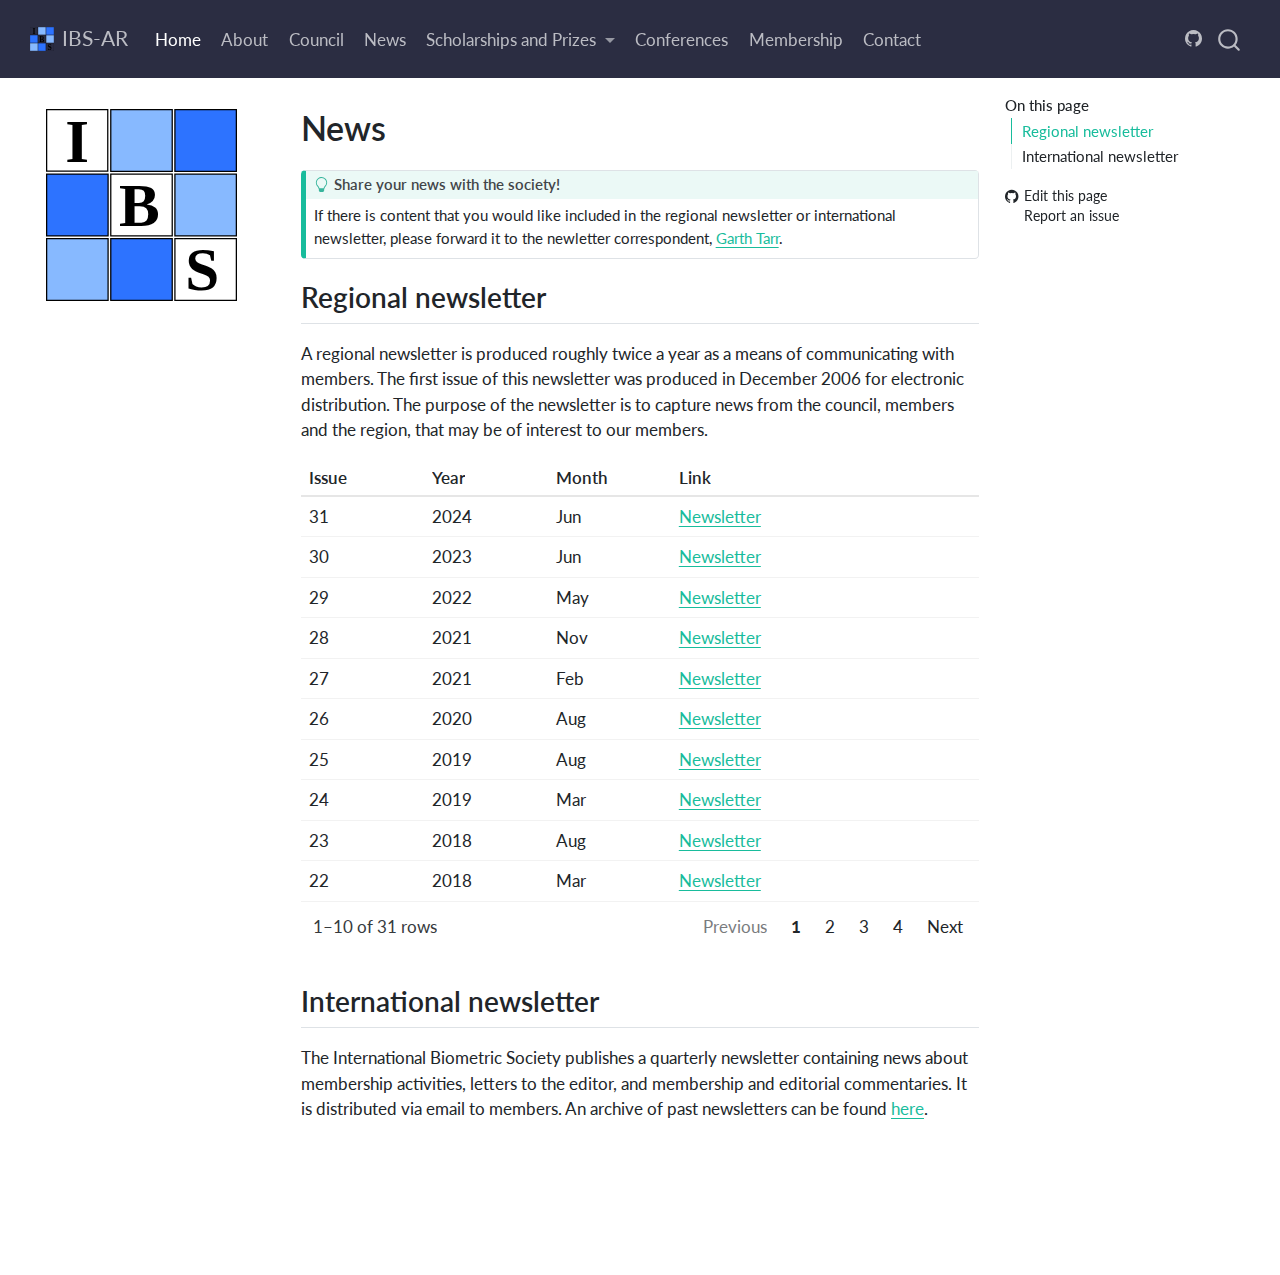
<file: news.html>
<!DOCTYPE html>
<html xmlns="http://www.w3.org/1999/xhtml" lang="en" xml:lang="en"><head>

<meta charset="utf-8">
<meta name="generator" content="quarto-1.6.39">

<meta name="viewport" content="width=device-width, initial-scale=1.0, user-scalable=yes">


<title>News – IBS-AR</title>
<style>
code{white-space: pre-wrap;}
span.smallcaps{font-variant: small-caps;}
div.columns{display: flex; gap: min(4vw, 1.5em);}
div.column{flex: auto; overflow-x: auto;}
div.hanging-indent{margin-left: 1.5em; text-indent: -1.5em;}
ul.task-list{list-style: none;}
ul.task-list li input[type="checkbox"] {
  width: 0.8em;
  margin: 0 0.8em 0.2em -1em; /* quarto-specific, see https://github.com/quarto-dev/quarto-cli/issues/4556 */ 
  vertical-align: middle;
}
</style>


<script src="site_libs/quarto-nav/quarto-nav.js"></script>
<script src="site_libs/quarto-nav/headroom.min.js"></script>
<script src="site_libs/clipboard/clipboard.min.js"></script>
<script src="site_libs/quarto-search/autocomplete.umd.js"></script>
<script src="site_libs/quarto-search/fuse.min.js"></script>
<script src="site_libs/quarto-search/quarto-search.js"></script>
<meta name="quarto:offset" content="./">
<link href="./favicon.ico" rel="icon">
<script src="site_libs/quarto-html/quarto.js"></script>
<script src="site_libs/quarto-html/popper.min.js"></script>
<script src="site_libs/quarto-html/tippy.umd.min.js"></script>
<script src="site_libs/quarto-html/anchor.min.js"></script>
<link href="site_libs/quarto-html/tippy.css" rel="stylesheet">
<link href="site_libs/quarto-html/quarto-syntax-highlighting-e26003cea8cd680ca0c55a263523d882.css" rel="stylesheet" id="quarto-text-highlighting-styles">
<script src="site_libs/bootstrap/bootstrap.min.js"></script>
<link href="site_libs/bootstrap/bootstrap-icons.css" rel="stylesheet">
<link href="site_libs/bootstrap/bootstrap-42013c5a908802685c6837c74521e883.min.css" rel="stylesheet" append-hash="true" id="quarto-bootstrap" data-mode="light">
<script id="quarto-search-options" type="application/json">{
  "location": "navbar",
  "copy-button": false,
  "collapse-after": 3,
  "panel-placement": "end",
  "type": "overlay",
  "limit": 50,
  "keyboard-shortcut": [
    "f",
    "/",
    "s"
  ],
  "show-item-context": false,
  "language": {
    "search-no-results-text": "No results",
    "search-matching-documents-text": "matching documents",
    "search-copy-link-title": "Copy link to search",
    "search-hide-matches-text": "Hide additional matches",
    "search-more-match-text": "more match in this document",
    "search-more-matches-text": "more matches in this document",
    "search-clear-button-title": "Clear",
    "search-text-placeholder": "",
    "search-detached-cancel-button-title": "Cancel",
    "search-submit-button-title": "Submit",
    "search-label": "Search"
  }
}</script>
<script src="site_libs/core-js-2.5.3/shim.min.js"></script>
<script src="site_libs/react-18.2.0/react.min.js"></script>
<script src="site_libs/react-18.2.0/react-dom.min.js"></script>
<script src="site_libs/reactwidget-1.0.0/react-tools.js"></script>
<link href="site_libs/htmltools-fill-0.5.8.1/fill.css" rel="stylesheet">
<script src="site_libs/htmlwidgets-1.6.4/htmlwidgets.js"></script>
<link href="site_libs/reactable-0.4.4/reactable.css" rel="stylesheet">
<script src="site_libs/reactable-binding-0.4.4/reactable.js"></script>


<link rel="stylesheet" href="styles.css">
</head>

<body class="nav-sidebar floating nav-fixed">

<div id="quarto-search-results"></div>
  <header id="quarto-header" class="headroom fixed-top">
    <nav class="navbar navbar-expand-lg " data-bs-theme="dark">
      <div class="navbar-container container-fluid">
      <div class="navbar-brand-container mx-auto">
    <a href="./index.html" class="navbar-brand navbar-brand-logo">
    <img src="./logo.svg" alt="" class="navbar-logo">
    </a>
    <a class="navbar-brand" href="./index.html">
    <span class="navbar-title">IBS-AR</span>
    </a>
  </div>
            <div id="quarto-search" class="" title="Search"></div>
          <button class="navbar-toggler" type="button" data-bs-toggle="collapse" data-bs-target="#navbarCollapse" aria-controls="navbarCollapse" role="menu" aria-expanded="false" aria-label="Toggle navigation" onclick="if (window.quartoToggleHeadroom) { window.quartoToggleHeadroom(); }">
  <span class="navbar-toggler-icon"></span>
</button>
          <div class="collapse navbar-collapse" id="navbarCollapse">
            <ul class="navbar-nav navbar-nav-scroll me-auto">
  <li class="nav-item">
    <a class="nav-link active" href="./index.html" aria-current="page"> 
<span class="menu-text">Home</span></a>
  </li>  
  <li class="nav-item">
    <a class="nav-link" href="./about.html"> 
<span class="menu-text">About</span></a>
  </li>  
  <li class="nav-item">
    <a class="nav-link" href="./council.html"> 
<span class="menu-text">Council</span></a>
  </li>  
  <li class="nav-item">
    <a class="nav-link" href="./news.html"> 
<span class="menu-text">News</span></a>
  </li>  
  <li class="nav-item dropdown ">
    <a class="nav-link dropdown-toggle" href="#" id="nav-menu-scholarships-and-prizes" role="link" data-bs-toggle="dropdown" aria-expanded="false">
 <span class="menu-text">Scholarships and Prizes</span>
    </a>
    <ul class="dropdown-menu" aria-labelledby="nav-menu-scholarships-and-prizes">    
        <li>
    <a class="dropdown-item" href="./scholarships.html">
 <span class="dropdown-text">Scholarships</span></a>
  </li>  
        <li>
    <a class="dropdown-item" href="./awards.html">
 <span class="dropdown-text">Prizes and awards</span></a>
  </li>  
        <li>
    <a class="dropdown-item" href="./alfaward.html">
 <span class="dropdown-text">Alf Cornish award</span></a>
  </li>  
    </ul>
  </li>
  <li class="nav-item">
    <a class="nav-link" href="./conferences.html"> 
<span class="menu-text">Conferences</span></a>
  </li>  
  <li class="nav-item">
    <a class="nav-link" href="./membership.html"> 
<span class="menu-text">Membership</span></a>
  </li>  
  <li class="nav-item">
    <a class="nav-link" href="./contact.html"> 
<span class="menu-text">Contact</span></a>
  </li>  
</ul>
          </div> <!-- /navcollapse -->
            <div class="quarto-navbar-tools">
    <a href="https://github.com/IBS-AR/IBS-AR.github.io" title="" class="quarto-navigation-tool px-1" aria-label=""><i class="bi bi-github"></i></a>
</div>
      </div> <!-- /container-fluid -->
    </nav>
  <nav class="quarto-secondary-nav">
    <div class="container-fluid d-flex">
      <button type="button" class="quarto-btn-toggle btn" data-bs-toggle="collapse" role="button" data-bs-target=".quarto-sidebar-collapse-item" aria-controls="quarto-sidebar" aria-expanded="false" aria-label="Toggle sidebar navigation" onclick="if (window.quartoToggleHeadroom) { window.quartoToggleHeadroom(); }">
        <i class="bi bi-layout-text-sidebar-reverse"></i>
      </button>
        <nav class="quarto-page-breadcrumbs" aria-label="breadcrumb"><ol class="breadcrumb"><li class="breadcrumb-item">News</li></ol></nav>
        <a class="flex-grow-1" role="navigation" data-bs-toggle="collapse" data-bs-target=".quarto-sidebar-collapse-item" aria-controls="quarto-sidebar" aria-expanded="false" aria-label="Toggle sidebar navigation" onclick="if (window.quartoToggleHeadroom) { window.quartoToggleHeadroom(); }">      
        </a>
    </div>
  </nav>
</header>
<!-- content -->
<div id="quarto-content" class="quarto-container page-columns page-rows-contents page-layout-article page-navbar">
<!-- sidebar -->
  <nav id="quarto-sidebar" class="sidebar collapse collapse-horizontal quarto-sidebar-collapse-item sidebar-navigation floating overflow-auto">
    <div class="pt-lg-2 mt-2 text-left sidebar-header">
      <a href="./index.html" class="sidebar-logo-link">
      <img src="./logo.svg" alt="" class="sidebar-logo py-0 d-lg-inline d-none">
      </a>
      </div>
</nav>
<div id="quarto-sidebar-glass" class="quarto-sidebar-collapse-item" data-bs-toggle="collapse" data-bs-target=".quarto-sidebar-collapse-item"></div>
<!-- margin-sidebar -->
    <div id="quarto-margin-sidebar" class="sidebar margin-sidebar">
        <nav id="TOC" role="doc-toc" class="toc-active">
    <h2 id="toc-title">On this page</h2>
   
  <ul>
  <li><a href="#regional-newsletter" id="toc-regional-newsletter" class="nav-link active" data-scroll-target="#regional-newsletter">Regional newsletter</a></li>
  <li><a href="#international-newsletter" id="toc-international-newsletter" class="nav-link" data-scroll-target="#international-newsletter">International newsletter</a></li>
  </ul>
<div class="toc-actions"><ul><li><a href="https://github.com/IBS-AR/IBS-AR.github.io/edit/main/news.qmd" class="toc-action"><i class="bi bi-github"></i>Edit this page</a></li><li><a href="https://github.com/IBS-AR/IBS-AR.github.io/issues/new" class="toc-action"><i class="bi empty"></i>Report an issue</a></li></ul></div></nav>
    </div>
<!-- main -->
<main class="content" id="quarto-document-content">

<header id="title-block-header" class="quarto-title-block default">
<div class="quarto-title">
<h1 class="title">News</h1>
</div>



<div class="quarto-title-meta">

    
  
    
  </div>
  


</header>


<div class="callout callout-style-default callout-tip callout-titled" data-collapsable="false">
<div class="callout-header d-flex align-content-center">
<div class="callout-icon-container">
<i class="callout-icon"></i>
</div>
<div class="callout-title-container flex-fill">
Share your news with the society!
</div>
</div>
<div class="callout-body-container callout-body">
<p>If there is content that you would like included in the regional newsletter or international newsletter, please forward it to the newletter correspondent, <a href="mailto:garth.tarr@sydney.edu.au">Garth Tarr</a>.</p>
</div>
</div>
<section id="regional-newsletter" class="level2">
<h2 class="anchored" data-anchor-id="regional-newsletter">Regional newsletter</h2>
<p>A regional newsletter is produced roughly twice a year as a means of communicating with members. The first issue of this newsletter was produced in December 2006 for electronic distribution. The purpose of the newsletter is to capture news from the council, members and the region, that may be of interest to our members.</p>
<div class="cell">
<div class="cell-output-display">
<div class="reactable html-widget html-fill-item" id="htmlwidget-549188a9610ac43af8d1" style="width:auto;height:auto;"></div>
<script type="application/json" data-for="htmlwidget-549188a9610ac43af8d1">{"x":{"tag":{"name":"Reactable","attribs":{"data":{"Issue":[31,30,29,28,27,26,25,24,23,22,21,20,19,18,17,16,15,14,13,12,11,10,9,8,7,6,5,4,3,2,1],"Year":[2024,2023,2022,2021,2021,2020,2019,2019,2018,2018,2017,2017,2016,2016,2015,2015,2014,2014,2013,2013,2012,2012,2012,2011,2010,2010,2009,2008,2008,2007,2006],"Month":["Jun","Jun","May","Nov","Feb","Aug","Aug","Mar","Aug","Mar","Aug","Feb","Aug","Jan","Aug","Feb","Oct","Feb","Aug","Feb","Nov","Jul","Feb","Mar","Jul","Feb","Aug","Aug","Mar","Jul","Dec"],"Link":["newsletter/IBS-AR-Newsletter-Jun-2024.pdf","newsletter/IBS-AR-Newsletter-Jun-2023.pdf","newsletter/IBS-AR-Newsletter-May-2022.pdf","newsletter/IBS-AR-Newsletter-Nov-2021.pdf","newsletter/IBS-AR-Newsletter-Feb-2021.pdf","newsletter/IBS-AR-Newsletter-Aug-2020.pdf","newsletter/IBS-AR-Newsletter-Aug-2019.pdf","newsletter/IBS-AR-Newsletter-Mar-2019.pdf","newsletter/IBS-AR-Newsletter-Aug-2018.pdf","newsletter/IBS-AR-Newsletter-Mar-2018.pdf","newsletter/IBS-AR-Newsletter-Aug-2017.pdf","newsletter/IBS-AR-Newsletter-Feb-2017.pdf","newsletter/IBS-AR-Newsletter-Aug-2016.pdf","newsletter/IBS-AR-Newsletter-Jan-2016.pdf","newsletter/IBS-AR-Newsletter-Aug-2015.pdf","newsletter/IBS-AR-Newsletter-Feb-2015.pdf","newsletter/IBS-AR-Newsletter-Oct-2014.pdf","newsletter/IBS-AR-Newsletter-Feb-2014.pdf","newsletter/IBS-AR-Newsletter-Aug-2013.pdf","newsletter/IBS-AR-Newsletter-Feb-2013.pdf","newsletter/IBS-AR-Newsletter-Nov-2012.pdf","newsletter/IBS-AR-Newsletter-Jul-2012.pdf","newsletter/IBS-AR-Newsletter-Feb-2012.pdf","newsletter/IBS-AR-Newsletter-Mar-2011.pdf","newsletter/IBS-AR-Newsletter-Jul-2010.pdf","newsletter/IBS-AR-Newsletter-Feb-2010.pdf","newsletter/IBS-AR-Newsletter-Aug-2009.pdf","newsletter/IBS-AR-Newsletter-Aug-2008.pdf","newsletter/IBS-AR-Newsletter-Mar-2008.pdf","newsletter/IBS-AR-Newsletter-Jul-2007.pdf","newsletter/IBS-AR-Newsletter-Dec-2006.pdf"]},"columns":[{"id":"Issue","name":"Issue","type":"numeric","minWidth":40,"align":"left"},{"id":"Year","name":"Year","type":"numeric","minWidth":40,"align":"left"},{"id":"Month","name":"Month","type":"factor","minWidth":40,"align":"left"},{"id":"Link","name":"Link","type":"character","cell":[{"name":"a","attribs":{"href":"newsletter/IBS-AR-Newsletter-Jun-2024.pdf","target":"_blank"},"children":["Newsletter"]},{"name":"a","attribs":{"href":"newsletter/IBS-AR-Newsletter-Jun-2023.pdf","target":"_blank"},"children":["Newsletter"]},{"name":"a","attribs":{"href":"newsletter/IBS-AR-Newsletter-May-2022.pdf","target":"_blank"},"children":["Newsletter"]},{"name":"a","attribs":{"href":"newsletter/IBS-AR-Newsletter-Nov-2021.pdf","target":"_blank"},"children":["Newsletter"]},{"name":"a","attribs":{"href":"newsletter/IBS-AR-Newsletter-Feb-2021.pdf","target":"_blank"},"children":["Newsletter"]},{"name":"a","attribs":{"href":"newsletter/IBS-AR-Newsletter-Aug-2020.pdf","target":"_blank"},"children":["Newsletter"]},{"name":"a","attribs":{"href":"newsletter/IBS-AR-Newsletter-Aug-2019.pdf","target":"_blank"},"children":["Newsletter"]},{"name":"a","attribs":{"href":"newsletter/IBS-AR-Newsletter-Mar-2019.pdf","target":"_blank"},"children":["Newsletter"]},{"name":"a","attribs":{"href":"newsletter/IBS-AR-Newsletter-Aug-2018.pdf","target":"_blank"},"children":["Newsletter"]},{"name":"a","attribs":{"href":"newsletter/IBS-AR-Newsletter-Mar-2018.pdf","target":"_blank"},"children":["Newsletter"]},{"name":"a","attribs":{"href":"newsletter/IBS-AR-Newsletter-Aug-2017.pdf","target":"_blank"},"children":["Newsletter"]},{"name":"a","attribs":{"href":"newsletter/IBS-AR-Newsletter-Feb-2017.pdf","target":"_blank"},"children":["Newsletter"]},{"name":"a","attribs":{"href":"newsletter/IBS-AR-Newsletter-Aug-2016.pdf","target":"_blank"},"children":["Newsletter"]},{"name":"a","attribs":{"href":"newsletter/IBS-AR-Newsletter-Jan-2016.pdf","target":"_blank"},"children":["Newsletter"]},{"name":"a","attribs":{"href":"newsletter/IBS-AR-Newsletter-Aug-2015.pdf","target":"_blank"},"children":["Newsletter"]},{"name":"a","attribs":{"href":"newsletter/IBS-AR-Newsletter-Feb-2015.pdf","target":"_blank"},"children":["Newsletter"]},{"name":"a","attribs":{"href":"newsletter/IBS-AR-Newsletter-Oct-2014.pdf","target":"_blank"},"children":["Newsletter"]},{"name":"a","attribs":{"href":"newsletter/IBS-AR-Newsletter-Feb-2014.pdf","target":"_blank"},"children":["Newsletter"]},{"name":"a","attribs":{"href":"newsletter/IBS-AR-Newsletter-Aug-2013.pdf","target":"_blank"},"children":["Newsletter"]},{"name":"a","attribs":{"href":"newsletter/IBS-AR-Newsletter-Feb-2013.pdf","target":"_blank"},"children":["Newsletter"]},{"name":"a","attribs":{"href":"newsletter/IBS-AR-Newsletter-Nov-2012.pdf","target":"_blank"},"children":["Newsletter"]},{"name":"a","attribs":{"href":"newsletter/IBS-AR-Newsletter-Jul-2012.pdf","target":"_blank"},"children":["Newsletter"]},{"name":"a","attribs":{"href":"newsletter/IBS-AR-Newsletter-Feb-2012.pdf","target":"_blank"},"children":["Newsletter"]},{"name":"a","attribs":{"href":"newsletter/IBS-AR-Newsletter-Mar-2011.pdf","target":"_blank"},"children":["Newsletter"]},{"name":"a","attribs":{"href":"newsletter/IBS-AR-Newsletter-Jul-2010.pdf","target":"_blank"},"children":["Newsletter"]},{"name":"a","attribs":{"href":"newsletter/IBS-AR-Newsletter-Feb-2010.pdf","target":"_blank"},"children":["Newsletter"]},{"name":"a","attribs":{"href":"newsletter/IBS-AR-Newsletter-Aug-2009.pdf","target":"_blank"},"children":["Newsletter"]},{"name":"a","attribs":{"href":"newsletter/IBS-AR-Newsletter-Aug-2008.pdf","target":"_blank"},"children":["Newsletter"]},{"name":"a","attribs":{"href":"newsletter/IBS-AR-Newsletter-Mar-2008.pdf","target":"_blank"},"children":["Newsletter"]},{"name":"a","attribs":{"href":"newsletter/IBS-AR-Newsletter-Jul-2007.pdf","target":"_blank"},"children":["Newsletter"]},{"name":"a","attribs":{"href":"newsletter/IBS-AR-Newsletter-Dec-2006.pdf","target":"_blank"},"children":["Newsletter"]}]}],"dataKey":"7c1a4a576cd0f19f2ad68e51c3cee71e"},"children":[]},"class":"reactR_markup"},"evals":[],"jsHooks":[]}</script>
</div>
</div>
</section>
<section id="international-newsletter" class="level2">
<h2 class="anchored" data-anchor-id="international-newsletter">International newsletter</h2>
<p>The International Biometric Society publishes a quarterly newsletter containing news about membership activities, letters to the editor, and membership and editorial commentaries. It is distributed via email to members. An archive of past newsletters can be found <a href="https://www.biometricsociety.org/publications/biometric-bulletin">here</a>.</p>


</section>

</main> <!-- /main -->
<script id="quarto-html-after-body" type="application/javascript">
window.document.addEventListener("DOMContentLoaded", function (event) {
  const toggleBodyColorMode = (bsSheetEl) => {
    const mode = bsSheetEl.getAttribute("data-mode");
    const bodyEl = window.document.querySelector("body");
    if (mode === "dark") {
      bodyEl.classList.add("quarto-dark");
      bodyEl.classList.remove("quarto-light");
    } else {
      bodyEl.classList.add("quarto-light");
      bodyEl.classList.remove("quarto-dark");
    }
  }
  const toggleBodyColorPrimary = () => {
    const bsSheetEl = window.document.querySelector("link#quarto-bootstrap");
    if (bsSheetEl) {
      toggleBodyColorMode(bsSheetEl);
    }
  }
  toggleBodyColorPrimary();  
  const icon = "";
  const anchorJS = new window.AnchorJS();
  anchorJS.options = {
    placement: 'right',
    icon: icon
  };
  anchorJS.add('.anchored');
  const isCodeAnnotation = (el) => {
    for (const clz of el.classList) {
      if (clz.startsWith('code-annotation-')) {                     
        return true;
      }
    }
    return false;
  }
  const onCopySuccess = function(e) {
    // button target
    const button = e.trigger;
    // don't keep focus
    button.blur();
    // flash "checked"
    button.classList.add('code-copy-button-checked');
    var currentTitle = button.getAttribute("title");
    button.setAttribute("title", "Copied!");
    let tooltip;
    if (window.bootstrap) {
      button.setAttribute("data-bs-toggle", "tooltip");
      button.setAttribute("data-bs-placement", "left");
      button.setAttribute("data-bs-title", "Copied!");
      tooltip = new bootstrap.Tooltip(button, 
        { trigger: "manual", 
          customClass: "code-copy-button-tooltip",
          offset: [0, -8]});
      tooltip.show();    
    }
    setTimeout(function() {
      if (tooltip) {
        tooltip.hide();
        button.removeAttribute("data-bs-title");
        button.removeAttribute("data-bs-toggle");
        button.removeAttribute("data-bs-placement");
      }
      button.setAttribute("title", currentTitle);
      button.classList.remove('code-copy-button-checked');
    }, 1000);
    // clear code selection
    e.clearSelection();
  }
  const getTextToCopy = function(trigger) {
      const codeEl = trigger.previousElementSibling.cloneNode(true);
      for (const childEl of codeEl.children) {
        if (isCodeAnnotation(childEl)) {
          childEl.remove();
        }
      }
      return codeEl.innerText;
  }
  const clipboard = new window.ClipboardJS('.code-copy-button:not([data-in-quarto-modal])', {
    text: getTextToCopy
  });
  clipboard.on('success', onCopySuccess);
  if (window.document.getElementById('quarto-embedded-source-code-modal')) {
    const clipboardModal = new window.ClipboardJS('.code-copy-button[data-in-quarto-modal]', {
      text: getTextToCopy,
      container: window.document.getElementById('quarto-embedded-source-code-modal')
    });
    clipboardModal.on('success', onCopySuccess);
  }
    var localhostRegex = new RegExp(/^(?:http|https):\/\/localhost\:?[0-9]*\//);
    var mailtoRegex = new RegExp(/^mailto:/);
      var filterRegex = new RegExp("https:\/\/biometricsociety\.org\.au");
    var isInternal = (href) => {
        return filterRegex.test(href) || localhostRegex.test(href) || mailtoRegex.test(href);
    }
    // Inspect non-navigation links and adorn them if external
 	var links = window.document.querySelectorAll('a[href]:not(.nav-link):not(.navbar-brand):not(.toc-action):not(.sidebar-link):not(.sidebar-item-toggle):not(.pagination-link):not(.no-external):not([aria-hidden]):not(.dropdown-item):not(.quarto-navigation-tool):not(.about-link)');
    for (var i=0; i<links.length; i++) {
      const link = links[i];
      if (!isInternal(link.href)) {
        // undo the damage that might have been done by quarto-nav.js in the case of
        // links that we want to consider external
        if (link.dataset.originalHref !== undefined) {
          link.href = link.dataset.originalHref;
        }
      }
    }
  function tippyHover(el, contentFn, onTriggerFn, onUntriggerFn) {
    const config = {
      allowHTML: true,
      maxWidth: 500,
      delay: 100,
      arrow: false,
      appendTo: function(el) {
          return el.parentElement;
      },
      interactive: true,
      interactiveBorder: 10,
      theme: 'quarto',
      placement: 'bottom-start',
    };
    if (contentFn) {
      config.content = contentFn;
    }
    if (onTriggerFn) {
      config.onTrigger = onTriggerFn;
    }
    if (onUntriggerFn) {
      config.onUntrigger = onUntriggerFn;
    }
    window.tippy(el, config); 
  }
  const noterefs = window.document.querySelectorAll('a[role="doc-noteref"]');
  for (var i=0; i<noterefs.length; i++) {
    const ref = noterefs[i];
    tippyHover(ref, function() {
      // use id or data attribute instead here
      let href = ref.getAttribute('data-footnote-href') || ref.getAttribute('href');
      try { href = new URL(href).hash; } catch {}
      const id = href.replace(/^#\/?/, "");
      const note = window.document.getElementById(id);
      if (note) {
        return note.innerHTML;
      } else {
        return "";
      }
    });
  }
  const xrefs = window.document.querySelectorAll('a.quarto-xref');
  const processXRef = (id, note) => {
    // Strip column container classes
    const stripColumnClz = (el) => {
      el.classList.remove("page-full", "page-columns");
      if (el.children) {
        for (const child of el.children) {
          stripColumnClz(child);
        }
      }
    }
    stripColumnClz(note)
    if (id === null || id.startsWith('sec-')) {
      // Special case sections, only their first couple elements
      const container = document.createElement("div");
      if (note.children && note.children.length > 2) {
        container.appendChild(note.children[0].cloneNode(true));
        for (let i = 1; i < note.children.length; i++) {
          const child = note.children[i];
          if (child.tagName === "P" && child.innerText === "") {
            continue;
          } else {
            container.appendChild(child.cloneNode(true));
            break;
          }
        }
        if (window.Quarto?.typesetMath) {
          window.Quarto.typesetMath(container);
        }
        return container.innerHTML
      } else {
        if (window.Quarto?.typesetMath) {
          window.Quarto.typesetMath(note);
        }
        return note.innerHTML;
      }
    } else {
      // Remove any anchor links if they are present
      const anchorLink = note.querySelector('a.anchorjs-link');
      if (anchorLink) {
        anchorLink.remove();
      }
      if (window.Quarto?.typesetMath) {
        window.Quarto.typesetMath(note);
      }
      if (note.classList.contains("callout")) {
        return note.outerHTML;
      } else {
        return note.innerHTML;
      }
    }
  }
  for (var i=0; i<xrefs.length; i++) {
    const xref = xrefs[i];
    tippyHover(xref, undefined, function(instance) {
      instance.disable();
      let url = xref.getAttribute('href');
      let hash = undefined; 
      if (url.startsWith('#')) {
        hash = url;
      } else {
        try { hash = new URL(url).hash; } catch {}
      }
      if (hash) {
        const id = hash.replace(/^#\/?/, "");
        const note = window.document.getElementById(id);
        if (note !== null) {
          try {
            const html = processXRef(id, note.cloneNode(true));
            instance.setContent(html);
          } finally {
            instance.enable();
            instance.show();
          }
        } else {
          // See if we can fetch this
          fetch(url.split('#')[0])
          .then(res => res.text())
          .then(html => {
            const parser = new DOMParser();
            const htmlDoc = parser.parseFromString(html, "text/html");
            const note = htmlDoc.getElementById(id);
            if (note !== null) {
              const html = processXRef(id, note);
              instance.setContent(html);
            } 
          }).finally(() => {
            instance.enable();
            instance.show();
          });
        }
      } else {
        // See if we can fetch a full url (with no hash to target)
        // This is a special case and we should probably do some content thinning / targeting
        fetch(url)
        .then(res => res.text())
        .then(html => {
          const parser = new DOMParser();
          const htmlDoc = parser.parseFromString(html, "text/html");
          const note = htmlDoc.querySelector('main.content');
          if (note !== null) {
            // This should only happen for chapter cross references
            // (since there is no id in the URL)
            // remove the first header
            if (note.children.length > 0 && note.children[0].tagName === "HEADER") {
              note.children[0].remove();
            }
            const html = processXRef(null, note);
            instance.setContent(html);
          } 
        }).finally(() => {
          instance.enable();
          instance.show();
        });
      }
    }, function(instance) {
    });
  }
      let selectedAnnoteEl;
      const selectorForAnnotation = ( cell, annotation) => {
        let cellAttr = 'data-code-cell="' + cell + '"';
        let lineAttr = 'data-code-annotation="' +  annotation + '"';
        const selector = 'span[' + cellAttr + '][' + lineAttr + ']';
        return selector;
      }
      const selectCodeLines = (annoteEl) => {
        const doc = window.document;
        const targetCell = annoteEl.getAttribute("data-target-cell");
        const targetAnnotation = annoteEl.getAttribute("data-target-annotation");
        const annoteSpan = window.document.querySelector(selectorForAnnotation(targetCell, targetAnnotation));
        const lines = annoteSpan.getAttribute("data-code-lines").split(",");
        const lineIds = lines.map((line) => {
          return targetCell + "-" + line;
        })
        let top = null;
        let height = null;
        let parent = null;
        if (lineIds.length > 0) {
            //compute the position of the single el (top and bottom and make a div)
            const el = window.document.getElementById(lineIds[0]);
            top = el.offsetTop;
            height = el.offsetHeight;
            parent = el.parentElement.parentElement;
          if (lineIds.length > 1) {
            const lastEl = window.document.getElementById(lineIds[lineIds.length - 1]);
            const bottom = lastEl.offsetTop + lastEl.offsetHeight;
            height = bottom - top;
          }
          if (top !== null && height !== null && parent !== null) {
            // cook up a div (if necessary) and position it 
            let div = window.document.getElementById("code-annotation-line-highlight");
            if (div === null) {
              div = window.document.createElement("div");
              div.setAttribute("id", "code-annotation-line-highlight");
              div.style.position = 'absolute';
              parent.appendChild(div);
            }
            div.style.top = top - 2 + "px";
            div.style.height = height + 4 + "px";
            div.style.left = 0;
            let gutterDiv = window.document.getElementById("code-annotation-line-highlight-gutter");
            if (gutterDiv === null) {
              gutterDiv = window.document.createElement("div");
              gutterDiv.setAttribute("id", "code-annotation-line-highlight-gutter");
              gutterDiv.style.position = 'absolute';
              const codeCell = window.document.getElementById(targetCell);
              const gutter = codeCell.querySelector('.code-annotation-gutter');
              gutter.appendChild(gutterDiv);
            }
            gutterDiv.style.top = top - 2 + "px";
            gutterDiv.style.height = height + 4 + "px";
          }
          selectedAnnoteEl = annoteEl;
        }
      };
      const unselectCodeLines = () => {
        const elementsIds = ["code-annotation-line-highlight", "code-annotation-line-highlight-gutter"];
        elementsIds.forEach((elId) => {
          const div = window.document.getElementById(elId);
          if (div) {
            div.remove();
          }
        });
        selectedAnnoteEl = undefined;
      };
        // Handle positioning of the toggle
    window.addEventListener(
      "resize",
      throttle(() => {
        elRect = undefined;
        if (selectedAnnoteEl) {
          selectCodeLines(selectedAnnoteEl);
        }
      }, 10)
    );
    function throttle(fn, ms) {
    let throttle = false;
    let timer;
      return (...args) => {
        if(!throttle) { // first call gets through
            fn.apply(this, args);
            throttle = true;
        } else { // all the others get throttled
            if(timer) clearTimeout(timer); // cancel #2
            timer = setTimeout(() => {
              fn.apply(this, args);
              timer = throttle = false;
            }, ms);
        }
      };
    }
      // Attach click handler to the DT
      const annoteDls = window.document.querySelectorAll('dt[data-target-cell]');
      for (const annoteDlNode of annoteDls) {
        annoteDlNode.addEventListener('click', (event) => {
          const clickedEl = event.target;
          if (clickedEl !== selectedAnnoteEl) {
            unselectCodeLines();
            const activeEl = window.document.querySelector('dt[data-target-cell].code-annotation-active');
            if (activeEl) {
              activeEl.classList.remove('code-annotation-active');
            }
            selectCodeLines(clickedEl);
            clickedEl.classList.add('code-annotation-active');
          } else {
            // Unselect the line
            unselectCodeLines();
            clickedEl.classList.remove('code-annotation-active');
          }
        });
      }
  const findCites = (el) => {
    const parentEl = el.parentElement;
    if (parentEl) {
      const cites = parentEl.dataset.cites;
      if (cites) {
        return {
          el,
          cites: cites.split(' ')
        };
      } else {
        return findCites(el.parentElement)
      }
    } else {
      return undefined;
    }
  };
  var bibliorefs = window.document.querySelectorAll('a[role="doc-biblioref"]');
  for (var i=0; i<bibliorefs.length; i++) {
    const ref = bibliorefs[i];
    const citeInfo = findCites(ref);
    if (citeInfo) {
      tippyHover(citeInfo.el, function() {
        var popup = window.document.createElement('div');
        citeInfo.cites.forEach(function(cite) {
          var citeDiv = window.document.createElement('div');
          citeDiv.classList.add('hanging-indent');
          citeDiv.classList.add('csl-entry');
          var biblioDiv = window.document.getElementById('ref-' + cite);
          if (biblioDiv) {
            citeDiv.innerHTML = biblioDiv.innerHTML;
          }
          popup.appendChild(citeDiv);
        });
        return popup.innerHTML;
      });
    }
  }
});
</script>
</div> <!-- /content -->




<footer class="footer"><div class="nav-footer"><div class="nav-footer-center"><div class="toc-actions d-sm-block d-md-none"><ul><li><a href="https://github.com/IBS-AR/IBS-AR.github.io/edit/main/news.qmd" class="toc-action"><i class="bi bi-github"></i>Edit this page</a></li><li><a href="https://github.com/IBS-AR/IBS-AR.github.io/issues/new" class="toc-action"><i class="bi empty"></i>Report an issue</a></li></ul></div></div></div></footer></body></html>
</file>
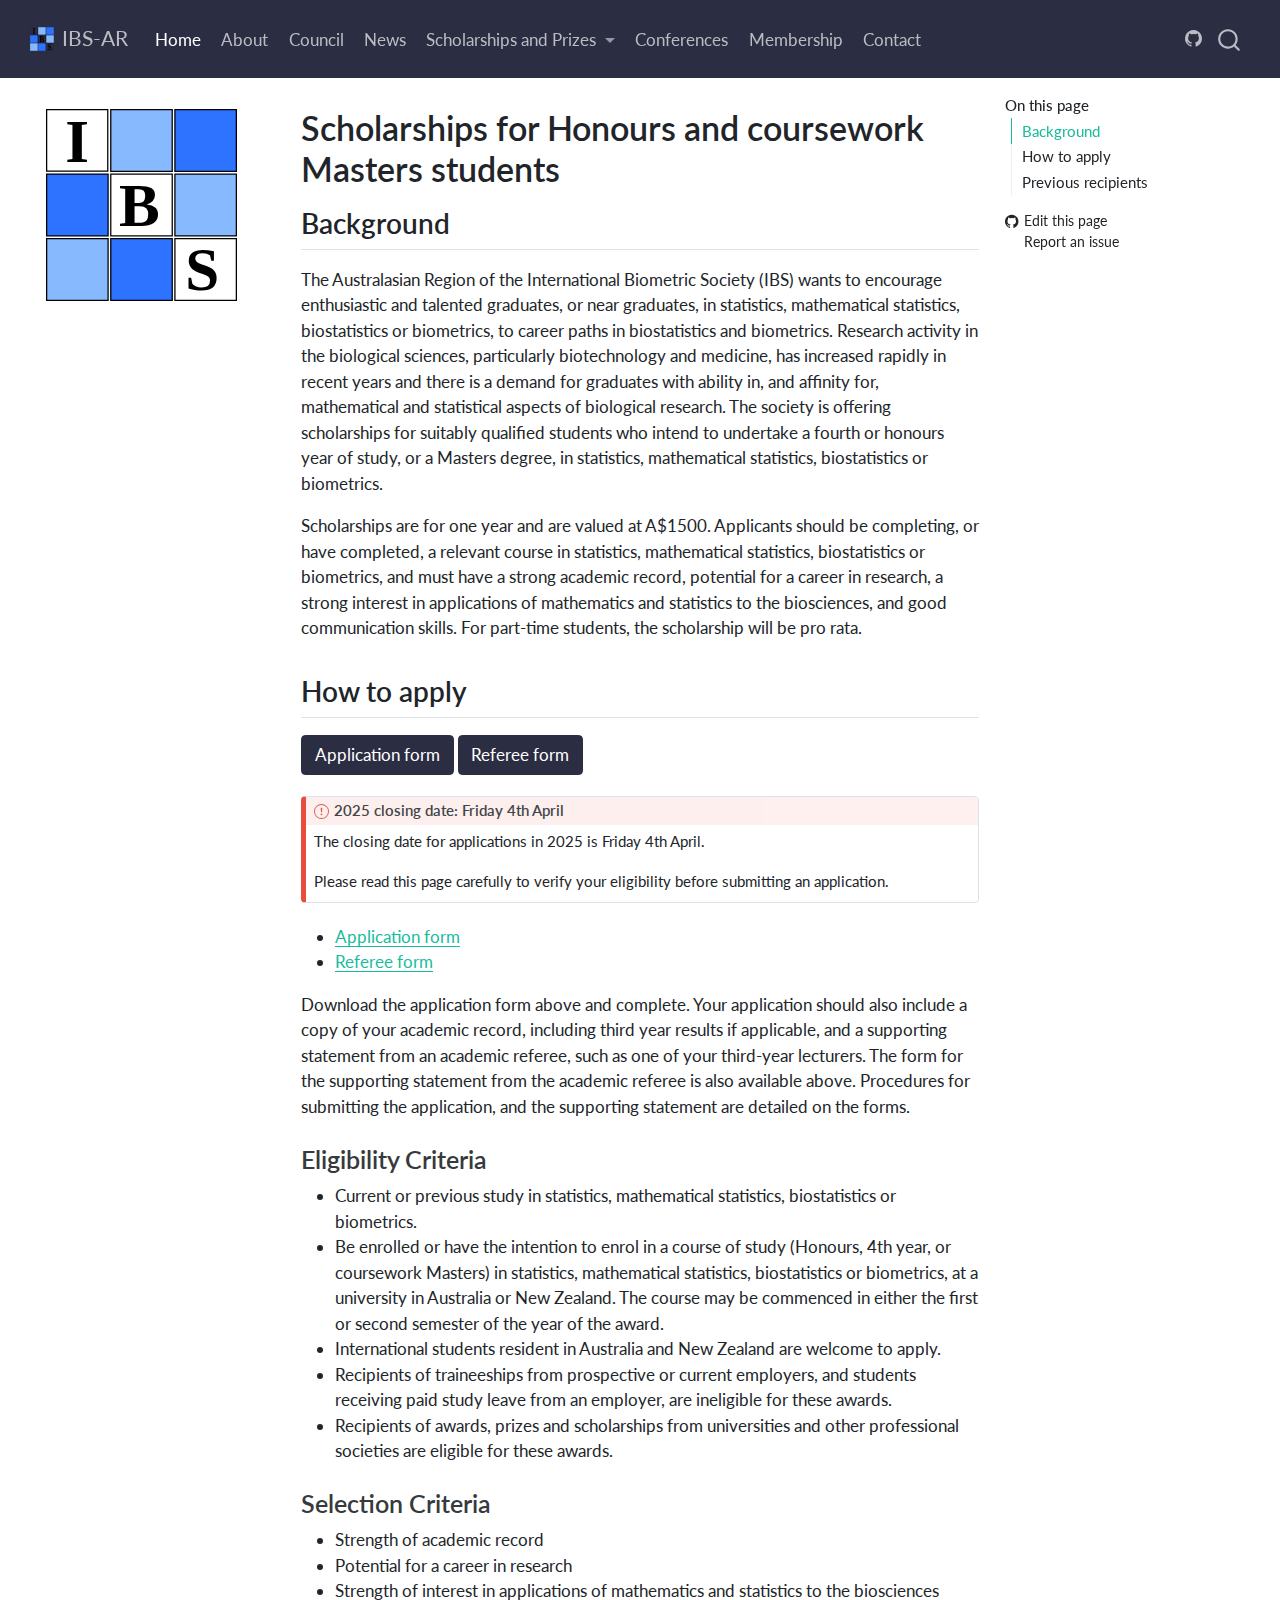
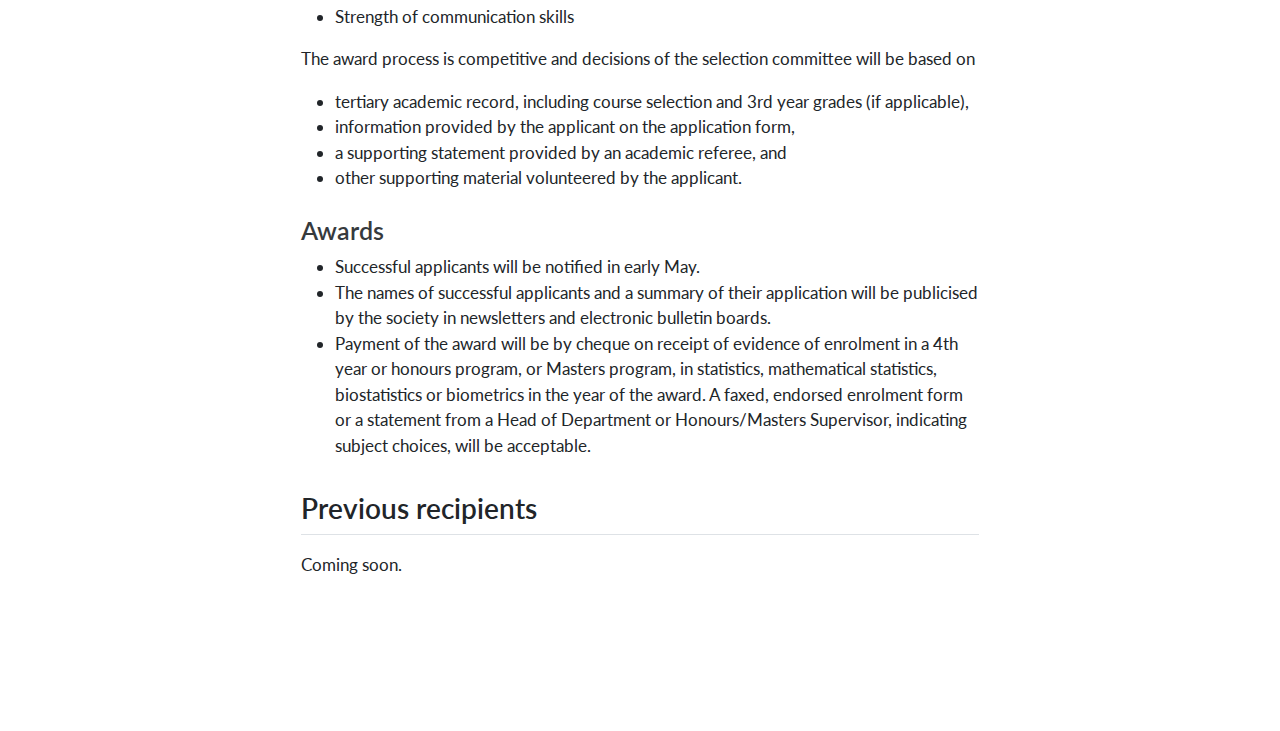
<file: scholarships.html>
<!DOCTYPE html>
<html xmlns="http://www.w3.org/1999/xhtml" lang="en" xml:lang="en"><head>

<meta charset="utf-8">
<meta name="generator" content="quarto-1.6.39">

<meta name="viewport" content="width=device-width, initial-scale=1.0, user-scalable=yes">


<title>Scholarships for Honours and coursework Masters students – IBS-AR</title>
<style>
code{white-space: pre-wrap;}
span.smallcaps{font-variant: small-caps;}
div.columns{display: flex; gap: min(4vw, 1.5em);}
div.column{flex: auto; overflow-x: auto;}
div.hanging-indent{margin-left: 1.5em; text-indent: -1.5em;}
ul.task-list{list-style: none;}
ul.task-list li input[type="checkbox"] {
  width: 0.8em;
  margin: 0 0.8em 0.2em -1em; /* quarto-specific, see https://github.com/quarto-dev/quarto-cli/issues/4556 */ 
  vertical-align: middle;
}
</style>


<script src="site_libs/quarto-nav/quarto-nav.js"></script>
<script src="site_libs/quarto-nav/headroom.min.js"></script>
<script src="site_libs/clipboard/clipboard.min.js"></script>
<script src="site_libs/quarto-search/autocomplete.umd.js"></script>
<script src="site_libs/quarto-search/fuse.min.js"></script>
<script src="site_libs/quarto-search/quarto-search.js"></script>
<meta name="quarto:offset" content="./">
<link href="./favicon.ico" rel="icon">
<script src="site_libs/quarto-html/quarto.js"></script>
<script src="site_libs/quarto-html/popper.min.js"></script>
<script src="site_libs/quarto-html/tippy.umd.min.js"></script>
<script src="site_libs/quarto-html/anchor.min.js"></script>
<link href="site_libs/quarto-html/tippy.css" rel="stylesheet">
<link href="site_libs/quarto-html/quarto-syntax-highlighting-e26003cea8cd680ca0c55a263523d882.css" rel="stylesheet" id="quarto-text-highlighting-styles">
<script src="site_libs/bootstrap/bootstrap.min.js"></script>
<link href="site_libs/bootstrap/bootstrap-icons.css" rel="stylesheet">
<link href="site_libs/bootstrap/bootstrap-42013c5a908802685c6837c74521e883.min.css" rel="stylesheet" append-hash="true" id="quarto-bootstrap" data-mode="light">
<script id="quarto-search-options" type="application/json">{
  "location": "navbar",
  "copy-button": false,
  "collapse-after": 3,
  "panel-placement": "end",
  "type": "overlay",
  "limit": 50,
  "keyboard-shortcut": [
    "f",
    "/",
    "s"
  ],
  "show-item-context": false,
  "language": {
    "search-no-results-text": "No results",
    "search-matching-documents-text": "matching documents",
    "search-copy-link-title": "Copy link to search",
    "search-hide-matches-text": "Hide additional matches",
    "search-more-match-text": "more match in this document",
    "search-more-matches-text": "more matches in this document",
    "search-clear-button-title": "Clear",
    "search-text-placeholder": "",
    "search-detached-cancel-button-title": "Cancel",
    "search-submit-button-title": "Submit",
    "search-label": "Search"
  }
}</script>


<link rel="stylesheet" href="styles.css">
</head>

<body class="nav-sidebar floating nav-fixed">

<div id="quarto-search-results"></div>
  <header id="quarto-header" class="headroom fixed-top">
    <nav class="navbar navbar-expand-lg " data-bs-theme="dark">
      <div class="navbar-container container-fluid">
      <div class="navbar-brand-container mx-auto">
    <a href="./index.html" class="navbar-brand navbar-brand-logo">
    <img src="./logo.svg" alt="" class="navbar-logo">
    </a>
    <a class="navbar-brand" href="./index.html">
    <span class="navbar-title">IBS-AR</span>
    </a>
  </div>
            <div id="quarto-search" class="" title="Search"></div>
          <button class="navbar-toggler" type="button" data-bs-toggle="collapse" data-bs-target="#navbarCollapse" aria-controls="navbarCollapse" role="menu" aria-expanded="false" aria-label="Toggle navigation" onclick="if (window.quartoToggleHeadroom) { window.quartoToggleHeadroom(); }">
  <span class="navbar-toggler-icon"></span>
</button>
          <div class="collapse navbar-collapse" id="navbarCollapse">
            <ul class="navbar-nav navbar-nav-scroll me-auto">
  <li class="nav-item">
    <a class="nav-link active" href="./index.html" aria-current="page"> 
<span class="menu-text">Home</span></a>
  </li>  
  <li class="nav-item">
    <a class="nav-link" href="./about.html"> 
<span class="menu-text">About</span></a>
  </li>  
  <li class="nav-item">
    <a class="nav-link" href="./council.html"> 
<span class="menu-text">Council</span></a>
  </li>  
  <li class="nav-item">
    <a class="nav-link" href="./news.html"> 
<span class="menu-text">News</span></a>
  </li>  
  <li class="nav-item dropdown ">
    <a class="nav-link dropdown-toggle" href="#" id="nav-menu-scholarships-and-prizes" role="link" data-bs-toggle="dropdown" aria-expanded="false">
 <span class="menu-text">Scholarships and Prizes</span>
    </a>
    <ul class="dropdown-menu" aria-labelledby="nav-menu-scholarships-and-prizes">    
        <li>
    <a class="dropdown-item" href="./scholarships.html">
 <span class="dropdown-text">Scholarships</span></a>
  </li>  
        <li>
    <a class="dropdown-item" href="./awards.html">
 <span class="dropdown-text">Prizes and awards</span></a>
  </li>  
        <li>
    <a class="dropdown-item" href="./alfaward.html">
 <span class="dropdown-text">Alf Cornish award</span></a>
  </li>  
    </ul>
  </li>
  <li class="nav-item">
    <a class="nav-link" href="./conferences.html"> 
<span class="menu-text">Conferences</span></a>
  </li>  
  <li class="nav-item">
    <a class="nav-link" href="./membership.html"> 
<span class="menu-text">Membership</span></a>
  </li>  
  <li class="nav-item">
    <a class="nav-link" href="./contact.html"> 
<span class="menu-text">Contact</span></a>
  </li>  
</ul>
          </div> <!-- /navcollapse -->
            <div class="quarto-navbar-tools">
    <a href="https://github.com/IBS-AR/IBS-AR.github.io" title="" class="quarto-navigation-tool px-1" aria-label=""><i class="bi bi-github"></i></a>
</div>
      </div> <!-- /container-fluid -->
    </nav>
  <nav class="quarto-secondary-nav">
    <div class="container-fluid d-flex">
      <button type="button" class="quarto-btn-toggle btn" data-bs-toggle="collapse" role="button" data-bs-target=".quarto-sidebar-collapse-item" aria-controls="quarto-sidebar" aria-expanded="false" aria-label="Toggle sidebar navigation" onclick="if (window.quartoToggleHeadroom) { window.quartoToggleHeadroom(); }">
        <i class="bi bi-layout-text-sidebar-reverse"></i>
      </button>
        <nav class="quarto-page-breadcrumbs" aria-label="breadcrumb"><ol class="breadcrumb"><li class="breadcrumb-item">Scholarships for Honours and coursework Masters students</li></ol></nav>
        <a class="flex-grow-1" role="navigation" data-bs-toggle="collapse" data-bs-target=".quarto-sidebar-collapse-item" aria-controls="quarto-sidebar" aria-expanded="false" aria-label="Toggle sidebar navigation" onclick="if (window.quartoToggleHeadroom) { window.quartoToggleHeadroom(); }">      
        </a>
    </div>
  </nav>
</header>
<!-- content -->
<div id="quarto-content" class="quarto-container page-columns page-rows-contents page-layout-article page-navbar">
<!-- sidebar -->
  <nav id="quarto-sidebar" class="sidebar collapse collapse-horizontal quarto-sidebar-collapse-item sidebar-navigation floating overflow-auto">
    <div class="pt-lg-2 mt-2 text-left sidebar-header">
      <a href="./index.html" class="sidebar-logo-link">
      <img src="./logo.svg" alt="" class="sidebar-logo py-0 d-lg-inline d-none">
      </a>
      </div>
</nav>
<div id="quarto-sidebar-glass" class="quarto-sidebar-collapse-item" data-bs-toggle="collapse" data-bs-target=".quarto-sidebar-collapse-item"></div>
<!-- margin-sidebar -->
    <div id="quarto-margin-sidebar" class="sidebar margin-sidebar">
        <nav id="TOC" role="doc-toc" class="toc-active">
    <h2 id="toc-title">On this page</h2>
   
  <ul>
  <li><a href="#background" id="toc-background" class="nav-link active" data-scroll-target="#background">Background</a></li>
  <li><a href="#how-to-apply" id="toc-how-to-apply" class="nav-link" data-scroll-target="#how-to-apply">How to apply</a>
  <ul class="collapse">
  <li><a href="#eligibility-criteria" id="toc-eligibility-criteria" class="nav-link" data-scroll-target="#eligibility-criteria">Eligibility Criteria</a></li>
  <li><a href="#selection-criteria" id="toc-selection-criteria" class="nav-link" data-scroll-target="#selection-criteria">Selection Criteria</a></li>
  <li><a href="#awards" id="toc-awards" class="nav-link" data-scroll-target="#awards">Awards</a></li>
  </ul></li>
  <li><a href="#previous-recipients" id="toc-previous-recipients" class="nav-link" data-scroll-target="#previous-recipients">Previous recipients</a></li>
  </ul>
<div class="toc-actions"><ul><li><a href="https://github.com/IBS-AR/IBS-AR.github.io/edit/main/scholarships.qmd" class="toc-action"><i class="bi bi-github"></i>Edit this page</a></li><li><a href="https://github.com/IBS-AR/IBS-AR.github.io/issues/new" class="toc-action"><i class="bi empty"></i>Report an issue</a></li></ul></div></nav>
    </div>
<!-- main -->
<main class="content" id="quarto-document-content">

<header id="title-block-header" class="quarto-title-block default">
<div class="quarto-title">
<h1 class="title">Scholarships for Honours and coursework Masters students</h1>
</div>



<div class="quarto-title-meta">

    
  
    
  </div>
  


</header>


<section id="background" class="level2">
<h2 class="anchored" data-anchor-id="background">Background</h2>
<p>The Australasian Region of the International Biometric Society (IBS) wants to encourage enthusiastic and talented graduates, or near graduates, in statistics, mathematical statistics, biostatistics or biometrics, to career paths in biostatistics and biometrics. Research activity in the biological sciences, particularly biotechnology and medicine, has increased rapidly in recent years and there is a demand for graduates with ability in, and affinity for, mathematical and statistical aspects of biological research. The society is offering scholarships for suitably qualified students who intend to undertake a fourth or honours year of study, or a Masters degree, in statistics, mathematical statistics, biostatistics or biometrics.</p>
<p>Scholarships are for one year and are valued at A$1500. Applicants should be completing, or have completed, a relevant course in statistics, mathematical statistics, biostatistics or biometrics, and must have a strong academic record, potential for a career in research, a strong interest in applications of mathematics and statistics to the biosciences, and good communication skills. For part-time students, the scholarship will be pro rata.</p>
</section>
<section id="how-to-apply" class="level2">
<h2 class="anchored" data-anchor-id="how-to-apply">How to apply</h2>
<p><a href="docs/IBS-AR-Scholarships2025-application-form.doc"><button type="button" class="btn btn-primary">Application form</button></a> <a href="docs/IBS-AR-Scholarships2025-referee-form.doc"><button type="button" class="btn btn-primary">Referee form</button></a></p>
<div class="callout callout-style-default callout-important callout-titled" data-collapsable="false">
<div class="callout-header d-flex align-content-center">
<div class="callout-icon-container">
<i class="callout-icon"></i>
</div>
<div class="callout-title-container flex-fill">
2025 closing date: Friday 4th April
</div>
</div>
<div class="callout-body-container callout-body">
<p>The closing date for applications in 2025 is Friday 4th April.</p>
<p>Please read this page carefully to verify your eligibility before submitting an application.</p>
</div>
</div>
<ul>
<li><a href="docs/IBS-AR-Scholarships2025-application-form.doc">Application form</a></li>
<li><a href="docs/IBS-AR-Scholarships2025-referee-form.doc">Referee form</a></li>
</ul>
<p>Download the application form above and complete. Your application should also include a copy of your academic record, including third year results if applicable, and a supporting statement from an academic referee, such as one of your third-year lecturers. The form for the supporting statement from the academic referee is also available above. Procedures for submitting the application, and the supporting statement are detailed on the forms.</p>
<section id="eligibility-criteria" class="level3">
<h3 class="anchored" data-anchor-id="eligibility-criteria">Eligibility Criteria</h3>
<ul>
<li>Current or previous study in statistics, mathematical statistics, biostatistics or biometrics.</li>
<li>Be enrolled or have the intention to enrol in a course of study (Honours, 4th year, or coursework Masters) in statistics, mathematical statistics, biostatistics or biometrics, at a university in Australia or New Zealand. The course may be commenced in either the first or second semester of the year of the award.</li>
<li>International students resident in Australia and New Zealand are welcome to apply.</li>
<li>Recipients of traineeships from prospective or current employers, and students receiving paid study leave from an employer, are ineligible for these awards.</li>
<li>Recipients of awards, prizes and scholarships from universities and other professional societies are eligible for these awards.</li>
</ul>
</section>
<section id="selection-criteria" class="level3">
<h3 class="anchored" data-anchor-id="selection-criteria">Selection Criteria</h3>
<ul>
<li>Strength of academic record</li>
<li>Potential for a career in research</li>
<li>Strength of interest in applications of mathematics and statistics to the biosciences</li>
<li>Strength of communication skills</li>
</ul>
<p>The award process is competitive and decisions of the selection committee will be based on</p>
<ul>
<li>tertiary academic record, including course selection and 3rd year grades (if applicable),</li>
<li>information provided by the applicant on the application form,</li>
<li>a supporting statement provided by an academic referee, and</li>
<li>other supporting material volunteered by the applicant.</li>
</ul>
</section>
<section id="awards" class="level3">
<h3 class="anchored" data-anchor-id="awards">Awards</h3>
<ul>
<li>Successful applicants will be notified in early May.</li>
<li>The names of successful applicants and a summary of their application will be publicised by the society in newsletters and electronic bulletin boards.</li>
<li>Payment of the award will be by cheque on receipt of evidence of enrolment in a 4th year or honours program, or Masters program, in statistics, mathematical statistics, biostatistics or biometrics in the year of the award. A faxed, endorsed enrolment form or a statement from a Head of Department or Honours/Masters Supervisor, indicating subject choices, will be acceptable.</li>
</ul>
</section>
</section>
<section id="previous-recipients" class="level2">
<h2 class="anchored" data-anchor-id="previous-recipients">Previous recipients</h2>
<p>Coming soon.</p>


</section>

</main> <!-- /main -->
<script id="quarto-html-after-body" type="application/javascript">
window.document.addEventListener("DOMContentLoaded", function (event) {
  const toggleBodyColorMode = (bsSheetEl) => {
    const mode = bsSheetEl.getAttribute("data-mode");
    const bodyEl = window.document.querySelector("body");
    if (mode === "dark") {
      bodyEl.classList.add("quarto-dark");
      bodyEl.classList.remove("quarto-light");
    } else {
      bodyEl.classList.add("quarto-light");
      bodyEl.classList.remove("quarto-dark");
    }
  }
  const toggleBodyColorPrimary = () => {
    const bsSheetEl = window.document.querySelector("link#quarto-bootstrap");
    if (bsSheetEl) {
      toggleBodyColorMode(bsSheetEl);
    }
  }
  toggleBodyColorPrimary();  
  const icon = "";
  const anchorJS = new window.AnchorJS();
  anchorJS.options = {
    placement: 'right',
    icon: icon
  };
  anchorJS.add('.anchored');
  const isCodeAnnotation = (el) => {
    for (const clz of el.classList) {
      if (clz.startsWith('code-annotation-')) {                     
        return true;
      }
    }
    return false;
  }
  const onCopySuccess = function(e) {
    // button target
    const button = e.trigger;
    // don't keep focus
    button.blur();
    // flash "checked"
    button.classList.add('code-copy-button-checked');
    var currentTitle = button.getAttribute("title");
    button.setAttribute("title", "Copied!");
    let tooltip;
    if (window.bootstrap) {
      button.setAttribute("data-bs-toggle", "tooltip");
      button.setAttribute("data-bs-placement", "left");
      button.setAttribute("data-bs-title", "Copied!");
      tooltip = new bootstrap.Tooltip(button, 
        { trigger: "manual", 
          customClass: "code-copy-button-tooltip",
          offset: [0, -8]});
      tooltip.show();    
    }
    setTimeout(function() {
      if (tooltip) {
        tooltip.hide();
        button.removeAttribute("data-bs-title");
        button.removeAttribute("data-bs-toggle");
        button.removeAttribute("data-bs-placement");
      }
      button.setAttribute("title", currentTitle);
      button.classList.remove('code-copy-button-checked');
    }, 1000);
    // clear code selection
    e.clearSelection();
  }
  const getTextToCopy = function(trigger) {
      const codeEl = trigger.previousElementSibling.cloneNode(true);
      for (const childEl of codeEl.children) {
        if (isCodeAnnotation(childEl)) {
          childEl.remove();
        }
      }
      return codeEl.innerText;
  }
  const clipboard = new window.ClipboardJS('.code-copy-button:not([data-in-quarto-modal])', {
    text: getTextToCopy
  });
  clipboard.on('success', onCopySuccess);
  if (window.document.getElementById('quarto-embedded-source-code-modal')) {
    const clipboardModal = new window.ClipboardJS('.code-copy-button[data-in-quarto-modal]', {
      text: getTextToCopy,
      container: window.document.getElementById('quarto-embedded-source-code-modal')
    });
    clipboardModal.on('success', onCopySuccess);
  }
    var localhostRegex = new RegExp(/^(?:http|https):\/\/localhost\:?[0-9]*\//);
    var mailtoRegex = new RegExp(/^mailto:/);
      var filterRegex = new RegExp("https:\/\/biometricsociety\.org\.au");
    var isInternal = (href) => {
        return filterRegex.test(href) || localhostRegex.test(href) || mailtoRegex.test(href);
    }
    // Inspect non-navigation links and adorn them if external
 	var links = window.document.querySelectorAll('a[href]:not(.nav-link):not(.navbar-brand):not(.toc-action):not(.sidebar-link):not(.sidebar-item-toggle):not(.pagination-link):not(.no-external):not([aria-hidden]):not(.dropdown-item):not(.quarto-navigation-tool):not(.about-link)');
    for (var i=0; i<links.length; i++) {
      const link = links[i];
      if (!isInternal(link.href)) {
        // undo the damage that might have been done by quarto-nav.js in the case of
        // links that we want to consider external
        if (link.dataset.originalHref !== undefined) {
          link.href = link.dataset.originalHref;
        }
      }
    }
  function tippyHover(el, contentFn, onTriggerFn, onUntriggerFn) {
    const config = {
      allowHTML: true,
      maxWidth: 500,
      delay: 100,
      arrow: false,
      appendTo: function(el) {
          return el.parentElement;
      },
      interactive: true,
      interactiveBorder: 10,
      theme: 'quarto',
      placement: 'bottom-start',
    };
    if (contentFn) {
      config.content = contentFn;
    }
    if (onTriggerFn) {
      config.onTrigger = onTriggerFn;
    }
    if (onUntriggerFn) {
      config.onUntrigger = onUntriggerFn;
    }
    window.tippy(el, config); 
  }
  const noterefs = window.document.querySelectorAll('a[role="doc-noteref"]');
  for (var i=0; i<noterefs.length; i++) {
    const ref = noterefs[i];
    tippyHover(ref, function() {
      // use id or data attribute instead here
      let href = ref.getAttribute('data-footnote-href') || ref.getAttribute('href');
      try { href = new URL(href).hash; } catch {}
      const id = href.replace(/^#\/?/, "");
      const note = window.document.getElementById(id);
      if (note) {
        return note.innerHTML;
      } else {
        return "";
      }
    });
  }
  const xrefs = window.document.querySelectorAll('a.quarto-xref');
  const processXRef = (id, note) => {
    // Strip column container classes
    const stripColumnClz = (el) => {
      el.classList.remove("page-full", "page-columns");
      if (el.children) {
        for (const child of el.children) {
          stripColumnClz(child);
        }
      }
    }
    stripColumnClz(note)
    if (id === null || id.startsWith('sec-')) {
      // Special case sections, only their first couple elements
      const container = document.createElement("div");
      if (note.children && note.children.length > 2) {
        container.appendChild(note.children[0].cloneNode(true));
        for (let i = 1; i < note.children.length; i++) {
          const child = note.children[i];
          if (child.tagName === "P" && child.innerText === "") {
            continue;
          } else {
            container.appendChild(child.cloneNode(true));
            break;
          }
        }
        if (window.Quarto?.typesetMath) {
          window.Quarto.typesetMath(container);
        }
        return container.innerHTML
      } else {
        if (window.Quarto?.typesetMath) {
          window.Quarto.typesetMath(note);
        }
        return note.innerHTML;
      }
    } else {
      // Remove any anchor links if they are present
      const anchorLink = note.querySelector('a.anchorjs-link');
      if (anchorLink) {
        anchorLink.remove();
      }
      if (window.Quarto?.typesetMath) {
        window.Quarto.typesetMath(note);
      }
      if (note.classList.contains("callout")) {
        return note.outerHTML;
      } else {
        return note.innerHTML;
      }
    }
  }
  for (var i=0; i<xrefs.length; i++) {
    const xref = xrefs[i];
    tippyHover(xref, undefined, function(instance) {
      instance.disable();
      let url = xref.getAttribute('href');
      let hash = undefined; 
      if (url.startsWith('#')) {
        hash = url;
      } else {
        try { hash = new URL(url).hash; } catch {}
      }
      if (hash) {
        const id = hash.replace(/^#\/?/, "");
        const note = window.document.getElementById(id);
        if (note !== null) {
          try {
            const html = processXRef(id, note.cloneNode(true));
            instance.setContent(html);
          } finally {
            instance.enable();
            instance.show();
          }
        } else {
          // See if we can fetch this
          fetch(url.split('#')[0])
          .then(res => res.text())
          .then(html => {
            const parser = new DOMParser();
            const htmlDoc = parser.parseFromString(html, "text/html");
            const note = htmlDoc.getElementById(id);
            if (note !== null) {
              const html = processXRef(id, note);
              instance.setContent(html);
            } 
          }).finally(() => {
            instance.enable();
            instance.show();
          });
        }
      } else {
        // See if we can fetch a full url (with no hash to target)
        // This is a special case and we should probably do some content thinning / targeting
        fetch(url)
        .then(res => res.text())
        .then(html => {
          const parser = new DOMParser();
          const htmlDoc = parser.parseFromString(html, "text/html");
          const note = htmlDoc.querySelector('main.content');
          if (note !== null) {
            // This should only happen for chapter cross references
            // (since there is no id in the URL)
            // remove the first header
            if (note.children.length > 0 && note.children[0].tagName === "HEADER") {
              note.children[0].remove();
            }
            const html = processXRef(null, note);
            instance.setContent(html);
          } 
        }).finally(() => {
          instance.enable();
          instance.show();
        });
      }
    }, function(instance) {
    });
  }
      let selectedAnnoteEl;
      const selectorForAnnotation = ( cell, annotation) => {
        let cellAttr = 'data-code-cell="' + cell + '"';
        let lineAttr = 'data-code-annotation="' +  annotation + '"';
        const selector = 'span[' + cellAttr + '][' + lineAttr + ']';
        return selector;
      }
      const selectCodeLines = (annoteEl) => {
        const doc = window.document;
        const targetCell = annoteEl.getAttribute("data-target-cell");
        const targetAnnotation = annoteEl.getAttribute("data-target-annotation");
        const annoteSpan = window.document.querySelector(selectorForAnnotation(targetCell, targetAnnotation));
        const lines = annoteSpan.getAttribute("data-code-lines").split(",");
        const lineIds = lines.map((line) => {
          return targetCell + "-" + line;
        })
        let top = null;
        let height = null;
        let parent = null;
        if (lineIds.length > 0) {
            //compute the position of the single el (top and bottom and make a div)
            const el = window.document.getElementById(lineIds[0]);
            top = el.offsetTop;
            height = el.offsetHeight;
            parent = el.parentElement.parentElement;
          if (lineIds.length > 1) {
            const lastEl = window.document.getElementById(lineIds[lineIds.length - 1]);
            const bottom = lastEl.offsetTop + lastEl.offsetHeight;
            height = bottom - top;
          }
          if (top !== null && height !== null && parent !== null) {
            // cook up a div (if necessary) and position it 
            let div = window.document.getElementById("code-annotation-line-highlight");
            if (div === null) {
              div = window.document.createElement("div");
              div.setAttribute("id", "code-annotation-line-highlight");
              div.style.position = 'absolute';
              parent.appendChild(div);
            }
            div.style.top = top - 2 + "px";
            div.style.height = height + 4 + "px";
            div.style.left = 0;
            let gutterDiv = window.document.getElementById("code-annotation-line-highlight-gutter");
            if (gutterDiv === null) {
              gutterDiv = window.document.createElement("div");
              gutterDiv.setAttribute("id", "code-annotation-line-highlight-gutter");
              gutterDiv.style.position = 'absolute';
              const codeCell = window.document.getElementById(targetCell);
              const gutter = codeCell.querySelector('.code-annotation-gutter');
              gutter.appendChild(gutterDiv);
            }
            gutterDiv.style.top = top - 2 + "px";
            gutterDiv.style.height = height + 4 + "px";
          }
          selectedAnnoteEl = annoteEl;
        }
      };
      const unselectCodeLines = () => {
        const elementsIds = ["code-annotation-line-highlight", "code-annotation-line-highlight-gutter"];
        elementsIds.forEach((elId) => {
          const div = window.document.getElementById(elId);
          if (div) {
            div.remove();
          }
        });
        selectedAnnoteEl = undefined;
      };
        // Handle positioning of the toggle
    window.addEventListener(
      "resize",
      throttle(() => {
        elRect = undefined;
        if (selectedAnnoteEl) {
          selectCodeLines(selectedAnnoteEl);
        }
      }, 10)
    );
    function throttle(fn, ms) {
    let throttle = false;
    let timer;
      return (...args) => {
        if(!throttle) { // first call gets through
            fn.apply(this, args);
            throttle = true;
        } else { // all the others get throttled
            if(timer) clearTimeout(timer); // cancel #2
            timer = setTimeout(() => {
              fn.apply(this, args);
              timer = throttle = false;
            }, ms);
        }
      };
    }
      // Attach click handler to the DT
      const annoteDls = window.document.querySelectorAll('dt[data-target-cell]');
      for (const annoteDlNode of annoteDls) {
        annoteDlNode.addEventListener('click', (event) => {
          const clickedEl = event.target;
          if (clickedEl !== selectedAnnoteEl) {
            unselectCodeLines();
            const activeEl = window.document.querySelector('dt[data-target-cell].code-annotation-active');
            if (activeEl) {
              activeEl.classList.remove('code-annotation-active');
            }
            selectCodeLines(clickedEl);
            clickedEl.classList.add('code-annotation-active');
          } else {
            // Unselect the line
            unselectCodeLines();
            clickedEl.classList.remove('code-annotation-active');
          }
        });
      }
  const findCites = (el) => {
    const parentEl = el.parentElement;
    if (parentEl) {
      const cites = parentEl.dataset.cites;
      if (cites) {
        return {
          el,
          cites: cites.split(' ')
        };
      } else {
        return findCites(el.parentElement)
      }
    } else {
      return undefined;
    }
  };
  var bibliorefs = window.document.querySelectorAll('a[role="doc-biblioref"]');
  for (var i=0; i<bibliorefs.length; i++) {
    const ref = bibliorefs[i];
    const citeInfo = findCites(ref);
    if (citeInfo) {
      tippyHover(citeInfo.el, function() {
        var popup = window.document.createElement('div');
        citeInfo.cites.forEach(function(cite) {
          var citeDiv = window.document.createElement('div');
          citeDiv.classList.add('hanging-indent');
          citeDiv.classList.add('csl-entry');
          var biblioDiv = window.document.getElementById('ref-' + cite);
          if (biblioDiv) {
            citeDiv.innerHTML = biblioDiv.innerHTML;
          }
          popup.appendChild(citeDiv);
        });
        return popup.innerHTML;
      });
    }
  }
});
</script>
</div> <!-- /content -->




<footer class="footer"><div class="nav-footer"><div class="nav-footer-center"><div class="toc-actions d-sm-block d-md-none"><ul><li><a href="https://github.com/IBS-AR/IBS-AR.github.io/edit/main/scholarships.qmd" class="toc-action"><i class="bi bi-github"></i>Edit this page</a></li><li><a href="https://github.com/IBS-AR/IBS-AR.github.io/issues/new" class="toc-action"><i class="bi empty"></i>Report an issue</a></li></ul></div></div></div></footer></body></html>
</file>
<file: site_libs/quarto-html/tippy.css>
.tippy-box[data-animation=fade][data-state=hidden]{opacity:0}[data-tippy-root]{max-width:calc(100vw - 10px)}.tippy-box{position:relative;background-color:#333;color:#fff;border-radius:4px;font-size:14px;line-height:1.4;white-space:normal;outline:0;transition-property:transform,visibility,opacity}.tippy-box[data-placement^=top]>.tippy-arrow{bottom:0}.tippy-box[data-placement^=top]>.tippy-arrow:before{bottom:-7px;left:0;border-width:8px 8px 0;border-top-color:initial;transform-origin:center top}.tippy-box[data-placement^=bottom]>.tippy-arrow{top:0}.tippy-box[data-placement^=bottom]>.tippy-arrow:before{top:-7px;left:0;border-width:0 8px 8px;border-bottom-color:initial;transform-origin:center bottom}.tippy-box[data-placement^=left]>.tippy-arrow{right:0}.tippy-box[data-placement^=left]>.tippy-arrow:before{border-width:8px 0 8px 8px;border-left-color:initial;right:-7px;transform-origin:center left}.tippy-box[data-placement^=right]>.tippy-arrow{left:0}.tippy-box[data-placement^=right]>.tippy-arrow:before{left:-7px;border-width:8px 8px 8px 0;border-right-color:initial;transform-origin:center right}.tippy-box[data-inertia][data-state=visible]{transition-timing-function:cubic-bezier(.54,1.5,.38,1.11)}.tippy-arrow{width:16px;height:16px;color:#333}.tippy-arrow:before{content:"";position:absolute;border-color:transparent;border-style:solid}.tippy-content{position:relative;padding:5px 9px;z-index:1}
</file>
<file: site_libs/quarto-html/quarto-syntax-highlighting-e26003cea8cd680ca0c55a263523d882.css>
/* quarto syntax highlight colors */
:root {
  --quarto-hl-ot-color: #003B4F;
  --quarto-hl-at-color: #657422;
  --quarto-hl-ss-color: #20794D;
  --quarto-hl-an-color: #5E5E5E;
  --quarto-hl-fu-color: #4758AB;
  --quarto-hl-st-color: #20794D;
  --quarto-hl-cf-color: #003B4F;
  --quarto-hl-op-color: #5E5E5E;
  --quarto-hl-er-color: #AD0000;
  --quarto-hl-bn-color: #AD0000;
  --quarto-hl-al-color: #AD0000;
  --quarto-hl-va-color: #111111;
  --quarto-hl-bu-color: inherit;
  --quarto-hl-ex-color: inherit;
  --quarto-hl-pp-color: #AD0000;
  --quarto-hl-in-color: #5E5E5E;
  --quarto-hl-vs-color: #20794D;
  --quarto-hl-wa-color: #5E5E5E;
  --quarto-hl-do-color: #5E5E5E;
  --quarto-hl-im-color: #00769E;
  --quarto-hl-ch-color: #20794D;
  --quarto-hl-dt-color: #AD0000;
  --quarto-hl-fl-color: #AD0000;
  --quarto-hl-co-color: #5E5E5E;
  --quarto-hl-cv-color: #5E5E5E;
  --quarto-hl-cn-color: #8f5902;
  --quarto-hl-sc-color: #5E5E5E;
  --quarto-hl-dv-color: #AD0000;
  --quarto-hl-kw-color: #003B4F;
}

/* other quarto variables */
:root {
  --quarto-font-monospace: SFMono-Regular, Menlo, Monaco, Consolas, "Liberation Mono", "Courier New", monospace;
}

pre > code.sourceCode > span {
  color: #003B4F;
}

code span {
  color: #003B4F;
}

code.sourceCode > span {
  color: #003B4F;
}

div.sourceCode,
div.sourceCode pre.sourceCode {
  color: #003B4F;
}

code span.ot {
  color: #003B4F;
  font-style: inherit;
}

code span.at {
  color: #657422;
  font-style: inherit;
}

code span.ss {
  color: #20794D;
  font-style: inherit;
}

code span.an {
  color: #5E5E5E;
  font-style: inherit;
}

code span.fu {
  color: #4758AB;
  font-style: inherit;
}

code span.st {
  color: #20794D;
  font-style: inherit;
}

code span.cf {
  color: #003B4F;
  font-weight: bold;
  font-style: inherit;
}

code span.op {
  color: #5E5E5E;
  font-style: inherit;
}

code span.er {
  color: #AD0000;
  font-style: inherit;
}

code span.bn {
  color: #AD0000;
  font-style: inherit;
}

code span.al {
  color: #AD0000;
  font-style: inherit;
}

code span.va {
  color: #111111;
  font-style: inherit;
}

code span.bu {
  font-style: inherit;
}

code span.ex {
  font-style: inherit;
}

code span.pp {
  color: #AD0000;
  font-style: inherit;
}

code span.in {
  color: #5E5E5E;
  font-style: inherit;
}

code span.vs {
  color: #20794D;
  font-style: inherit;
}

code span.wa {
  color: #5E5E5E;
  font-style: italic;
}

code span.do {
  color: #5E5E5E;
  font-style: italic;
}

code span.im {
  color: #00769E;
  font-style: inherit;
}

code span.ch {
  color: #20794D;
  font-style: inherit;
}

code span.dt {
  color: #AD0000;
  font-style: inherit;
}

code span.fl {
  color: #AD0000;
  font-style: inherit;
}

code span.co {
  color: #5E5E5E;
  font-style: inherit;
}

code span.cv {
  color: #5E5E5E;
  font-style: italic;
}

code span.cn {
  color: #8f5902;
  font-style: inherit;
}

code span.sc {
  color: #5E5E5E;
  font-style: inherit;
}

code span.dv {
  color: #AD0000;
  font-style: inherit;
}

code span.kw {
  color: #003B4F;
  font-weight: bold;
  font-style: inherit;
}

.prevent-inlining {
  content: "</";
}

/*# sourceMappingURL=e90e9ab646ea9b1aaa61e089606e0f97.css.map */
</file>
<file: styles.css>
/* css styles */

.center {
  display: block;
  margin-left: auto;
  margin-right: auto;
  width: 25%;
}
</file>
<file: site_libs/quarto-contrib/fontawesome6-0.1.0/latex-fontsize.css>
.fa-tiny {
  font-size: 0.5em;
}
.fa-scriptsize {
  font-size: 0.7em;
}
.fa-footnotesize {
  font-size: 0.8em;
}
.fa-small {
  font-size: 0.9em;
}
.fa-normalsize {
  font-size: 1em;
}
.fa-large {
  font-size: 1.2em;
}
.fa-Large {
  font-size: 1.5em;
}
.fa-LARGE {
  font-size: 1.75em;
}
.fa-huge {
  font-size: 2em;
}
.fa-Huge {
  font-size: 2.5em;
}
</file>
<file: site_libs/htmltools-fill-0.5.8.1/fill.css>
@layer htmltools {
  .html-fill-container {
    display: flex;
    flex-direction: column;
    /* Prevent the container from expanding vertically or horizontally beyond its
    parent's constraints. */
    min-height: 0;
    min-width: 0;
  }
  .html-fill-container > .html-fill-item {
    /* Fill items can grow and shrink freely within
    available vertical space in fillable container */
    flex: 1 1 auto;
    min-height: 0;
    min-width: 0;
  }
  .html-fill-container > :not(.html-fill-item) {
    /* Prevent shrinking or growing of non-fill items */
    flex: 0 0 auto;
  }
}
</file>
<file: site_libs/reactable-0.4.4/reactable.css>
.Reactable{-webkit-box-orient:vertical;-webkit-box-direction:normal;display:-webkit-box;display:-ms-flexbox;display:flex;-ms-flex-direction:column;flex-direction:column;position:relative}.Reactable *{-webkit-box-sizing:border-box;box-sizing:border-box}.Reactable .rt-table{-webkit-box-flex:1;-webkit-box-align:stretch;-ms-flex-align:stretch;align-items:stretch;border-collapse:collapse;-ms-flex:auto 1;flex:auto 1;overflow:auto;width:100%}.Reactable .rt-table,.Reactable .rt-thead{-webkit-box-orient:vertical;-webkit-box-direction:normal;display:-webkit-box;display:-ms-flexbox;display:flex;-ms-flex-direction:column;flex-direction:column}.Reactable .rt-thead .rt-td,.Reactable .rt-thead .rt-th{line-height:normal;position:relative}.Reactable .rt-th.rt-th-resizable{overflow:visible}.Reactable .rt-th.rt-th-resizable:last-child{overflow:hidden}.Reactable .rt-tbody{-webkit-box-orient:vertical;-webkit-box-direction:normal;display:-webkit-box;display:-ms-flexbox;display:flex;-ms-flex-direction:column;flex-direction:column;overflow:auto}.rt-td-expandable{cursor:pointer}.Reactable .rt-tr-group{-webkit-box-orient:vertical;-webkit-box-direction:normal;-webkit-box-align:stretch;-ms-flex-align:stretch;align-items:stretch;-ms-flex:1 0 auto;flex:1 0 auto;-ms-flex-direction:column;flex-direction:column}.Reactable .rt-tr,.Reactable .rt-tr-group{-webkit-box-flex:1;display:-webkit-box;display:-ms-flexbox;display:flex}.Reactable .rt-tr{-ms-flex:1 0 auto;flex:1 0 auto}.Reactable .rt-td,.Reactable .rt-th{-webkit-box-flex:1;-ms-flex:1 0 0px;flex:1 0 0;overflow:hidden}.Reactable .rt-resizer{bottom:0;cursor:col-resize;display:inline-block;position:absolute;right:-18px;top:0;width:36px;z-index:10}.Reactable .rt-tfoot{-webkit-box-orient:vertical;-webkit-box-direction:normal;display:-webkit-box;display:-ms-flexbox;display:flex;-ms-flex-direction:column;flex-direction:column}.Reactable .rt-resizing .rt-td,.Reactable .rt-resizing .rt-th{cursor:col-resize;-webkit-transition:none!important;transition:none!important;-webkit-user-select:none;-moz-user-select:none;-ms-user-select:none;user-select:none}
.Reactable{background-color:#fff;height:100%}.rt-inline{display:-webkit-inline-box;display:-ms-inline-flexbox;display:inline-flex}.rt-th{font-weight:600}.rt-td,.rt-th{word-wrap:break-word;display:-webkit-box;display:-ms-flexbox;display:flex;max-width:100%;overflow-wrap:break-word}.rt-td-inner,.rt-th-inner{overflow:hidden;padding:7px 8px;width:100%}.rt-compact .rt-td-inner,.rt-compact .rt-th-inner{padding:4px 6px}.rt-text-content{overflow:hidden}.rt-nowrap .rt-td-inner,.rt-nowrap .rt-text-content,.rt-nowrap .rt-th-inner{text-overflow:ellipsis;white-space:nowrap}.rt-select{-webkit-box-align:center;-ms-flex-align:center;-webkit-box-pack:center;-ms-flex-pack:center;align-items:center;display:-webkit-box;display:-ms-flexbox;display:flex;justify-content:center}input[type=checkbox].rt-select-input,input[type=radio].rt-select-input{display:block;margin:0}.rt-align-left{text-align:left}.rt-align-right{text-align:right}.rt-align-center{text-align:center}.rt-valign-center{-webkit-box-align:center;-ms-flex-align:center;align-items:center}.rt-valign-bottom{-webkit-box-align:end;-ms-flex-align:end;align-items:flex-end}.rt-sticky,.rt-tbody,.rt-tr,.rt-tr-group{background-color:inherit}.rt-sticky{z-index:1}.rt-table{border-color:#e6e6e6;border-width:1px}.rt-bordered .rt-table,.rt-outlined .rt-table{border-style:solid}.Reactable:not(.rt-keyboard-active) .rt-table:focus{outline-style:solid;outline-width:0}.rt-th{border-bottom:2px solid #e6e6e6;border-left-color:rgba(0,0,0,.05);border-left-width:1px}.rt-bordered .rt-th,.rt-outlined .rt-th{border-bottom-width:1px}.rt-td{border-left-color:rgba(0,0,0,.05);border-left-width:1px;border-top:1px solid #f2f2f2}.rt-borderless .rt-td,.rt-tr-group:first-child>.rt-tr:first-child .rt-td{border-top:none}.rt-bordered .rt-td,.rt-bordered .rt-th{border-left-style:solid}.rt-bordered .rt-td:first-child,.rt-bordered .rt-th:first-child{border-left:none}.rt-th-group,.rt-th-group-none{border-bottom-style:none}.rt-th-group:after{background-color:#e6e6e6;bottom:0;content:"";height:1px;left:8px;margin:auto;position:absolute;right:8px;width:100%}.rt-bordered .rt-th-group:after,.rt-outlined .rt-th-group:after{left:0;right:0}.rt-bordered .rt-th-group-none{border-bottom-style:solid}.rt-tr-striped{background-color:rgba(0,0,0,.03)}.rt-tr-striped-sticky{background-color:#f7f7f7}.rt-tr-highlight:hover{background-color:rgba(0,0,0,.05)}.rt-tr-highlight-sticky:hover{background-color:#f2f2f2}.rt-tr-pad{-webkit-user-select:none;-moz-user-select:none;-ms-user-select:none;user-select:none}.Reactable .rt-tbody,.Reactable .rt-tfoot,.Reactable .rt-thead{-ms-flex-negative:0;flex-shrink:0}@supports (position:sticky){.Reactable .rt-table{background:inherit}.Reactable .rt-tbody{overflow:visible}.Reactable .rt-thead{top:0}.Reactable .rt-tfoot,.Reactable .rt-thead{background:inherit;position:sticky;z-index:2}.Reactable .rt-tfoot{bottom:0}}@media screen and (-ms-high-contrast:active),screen and (-ms-high-contrast:none){.Reactable .rt-tbody{-ms-overflow-style:-ms-autohiding-scrollbar;overflow:auto}}.rt-td-filter{border-bottom:1px solid #f2f2f2;border-top:0}.rt-borderless .rt-td-filter{border-bottom:0}.rt-filter{background-color:#fff;border:1px solid rgba(0,0,0,.1);border-radius:3px;color:inherit;font-family:inherit;font-size:inherit;font-weight:400;margin:0;outline-style:solid;outline-width:0;padding:5px 7px;width:100%}.rt-filter:focus{border:1px solid rgba(0,0,0,.25)}.rt-sort-header{display:-webkit-box;display:-ms-flexbox;display:flex}.rt-align-center .rt-sort-header{-webkit-box-pack:center;-ms-flex-pack:center;justify-content:center}.rt-align-right .rt-sort-header{-webkit-box-pack:end;-ms-flex-pack:end;justify-content:flex-end}.rt-th{outline-style:solid;outline-width:0}.rt-th[aria-sort]{cursor:pointer}.rt-th[aria-sort] .rt-sort-left:after{line-height:0;padding-right:5px}.rt-th[aria-sort] .rt-sort-right:after{line-height:0;padding-left:5px}.rt-th[aria-sort=ascending] .rt-sort-left:after,.rt-th[aria-sort=ascending] .rt-sort-right:after{content:"\2191"}.rt-th[aria-sort=descending] .rt-sort-left:after,.rt-th[aria-sort=descending] .rt-sort-right:after{content:"\2193"}.rt-th[aria-sort=none] .rt-sort:after{content:"\2195";opacity:.4}.rt-keyboard-active .rt-th[data-sort-hint=ascending]:focus .rt-sort-left:after,.rt-keyboard-active .rt-th[data-sort-hint=ascending]:focus .rt-sort-right:after{content:"\2191";opacity:.4}.rt-keyboard-active .rt-th[data-sort-hint=descending]:focus .rt-sort-left:after,.rt-keyboard-active .rt-th[data-sort-hint=descending]:focus .rt-sort-right:after{content:"\2193";opacity:.4}.rt-expander-button{background:none;border:none;cursor:pointer;margin:0 2px;padding:0}.rt-expander{color:transparent;display:inline-block;outline-style:solid;outline-width:0;padding:0 8px;position:relative}.rt-expander:after{border-left:5.04px solid transparent;border-right:5.04px solid transparent;border-top:7px solid rgba(0,0,0,.8);content:"";cursor:pointer;height:0;left:50%;position:absolute;top:50%;-webkit-transform:translate(-50%,-50%) rotate(-90deg);transform:translate(-50%,-50%) rotate(-90deg);-webkit-transition:all .3s cubic-bezier(.175,.885,.32,1.275);transition:all .3s cubic-bezier(.175,.885,.32,1.275);width:0}.rt-expander.rt-expander-open:after{-webkit-transform:translate(-50%,-50%) rotate(0);transform:translate(-50%,-50%) rotate(0)}.rt-pagination{-webkit-box-pack:justify;-ms-flex-pack:justify;-webkit-box-align:baseline;-ms-flex-align:baseline;align-items:baseline;border-top:1px solid #f2f2f2;display:-webkit-box;display:-ms-flexbox;display:flex;-ms-flex-wrap:wrap;flex-wrap:wrap;justify-content:space-between;padding:6px 4px}.rt-bordered .rt-pagination,.rt-outlined .rt-pagination{border-top:none}.rt-pagination-info :not(:last-child){margin-right:16px}.rt-page-info{display:inline-block;margin:6px 8px;opacity:.9}.rt-page-size{display:inline-block;margin:0 8px}.rt-page-size-select{margin:0 2px}.rt-page-button,.rt-page-jump,.rt-page-size-select{color:inherit;font-family:inherit;font-size:inherit;line-height:inherit}.rt-page-jump,.rt-page-size-select{background-color:#fff;border:1px solid rgba(0,0,0,.05);border-radius:3px;padding:3px}@supports (-moz-appearance:none){.rt-page-size-select{-moz-appearance:none;background-image:url('data:image/svg+xml;charset=US-ASCII,<svg width="24" height="24" xmlns="http://www.w3.org/2000/svg"><path fill="%23333" d="M24 1.5l-12 21-12-21h24z"/></svg>');background-position:right 6px center;background-repeat:no-repeat;background-size:6px;padding-right:12px}}.rt-page-button{background-color:transparent;border:none;border-radius:3px;cursor:pointer;outline-style:solid;outline-width:0;padding:6px 12px}.rt-page-button::-moz-focus-inner{border-style:none;padding:0}.rt-page-button:disabled{cursor:default;opacity:.6}.rt-page-button:hover{background-color:rgba(0,0,0,.04)}.rt-page-button:active{background-color:rgba(0,0,0,.08)}.rt-keyboard-active .rt-page-button:focus{background-color:rgba(0,0,0,.04)}.rt-page-button:disabled:focus,.rt-page-button:disabled:hover{background-color:transparent}.rt-page-button-current{font-weight:700}.rt-page-ellipsis{margin:0 4px;pointer-events:none}.rt-page-numbers{display:inline-block;margin:0 8px;white-space:nowrap}.rt-page-jump{text-align:center;width:70px}.rt-tbody-no-data{position:relative}.rt-tbody-no-data .rt-td{border-color:transparent}.rt-no-data{display:block;left:50%;line-height:0;position:absolute;top:50%;-webkit-transform:translate(-50%,-50%);transform:translate(-50%,-50%);z-index:1}.rt-search{-ms-flex-item-align:end;align-self:flex-end;background-color:#fff;border:1px solid rgba(0,0,0,.1);border-radius:3px;color:inherit;display:block;font-family:inherit;font-size:inherit;margin:0 0 8px;outline-style:solid;outline-width:0;padding:5px 7px}.rt-search:active,.rt-search:focus{border:1px solid rgba(0,0,0,.25)}
</file>
